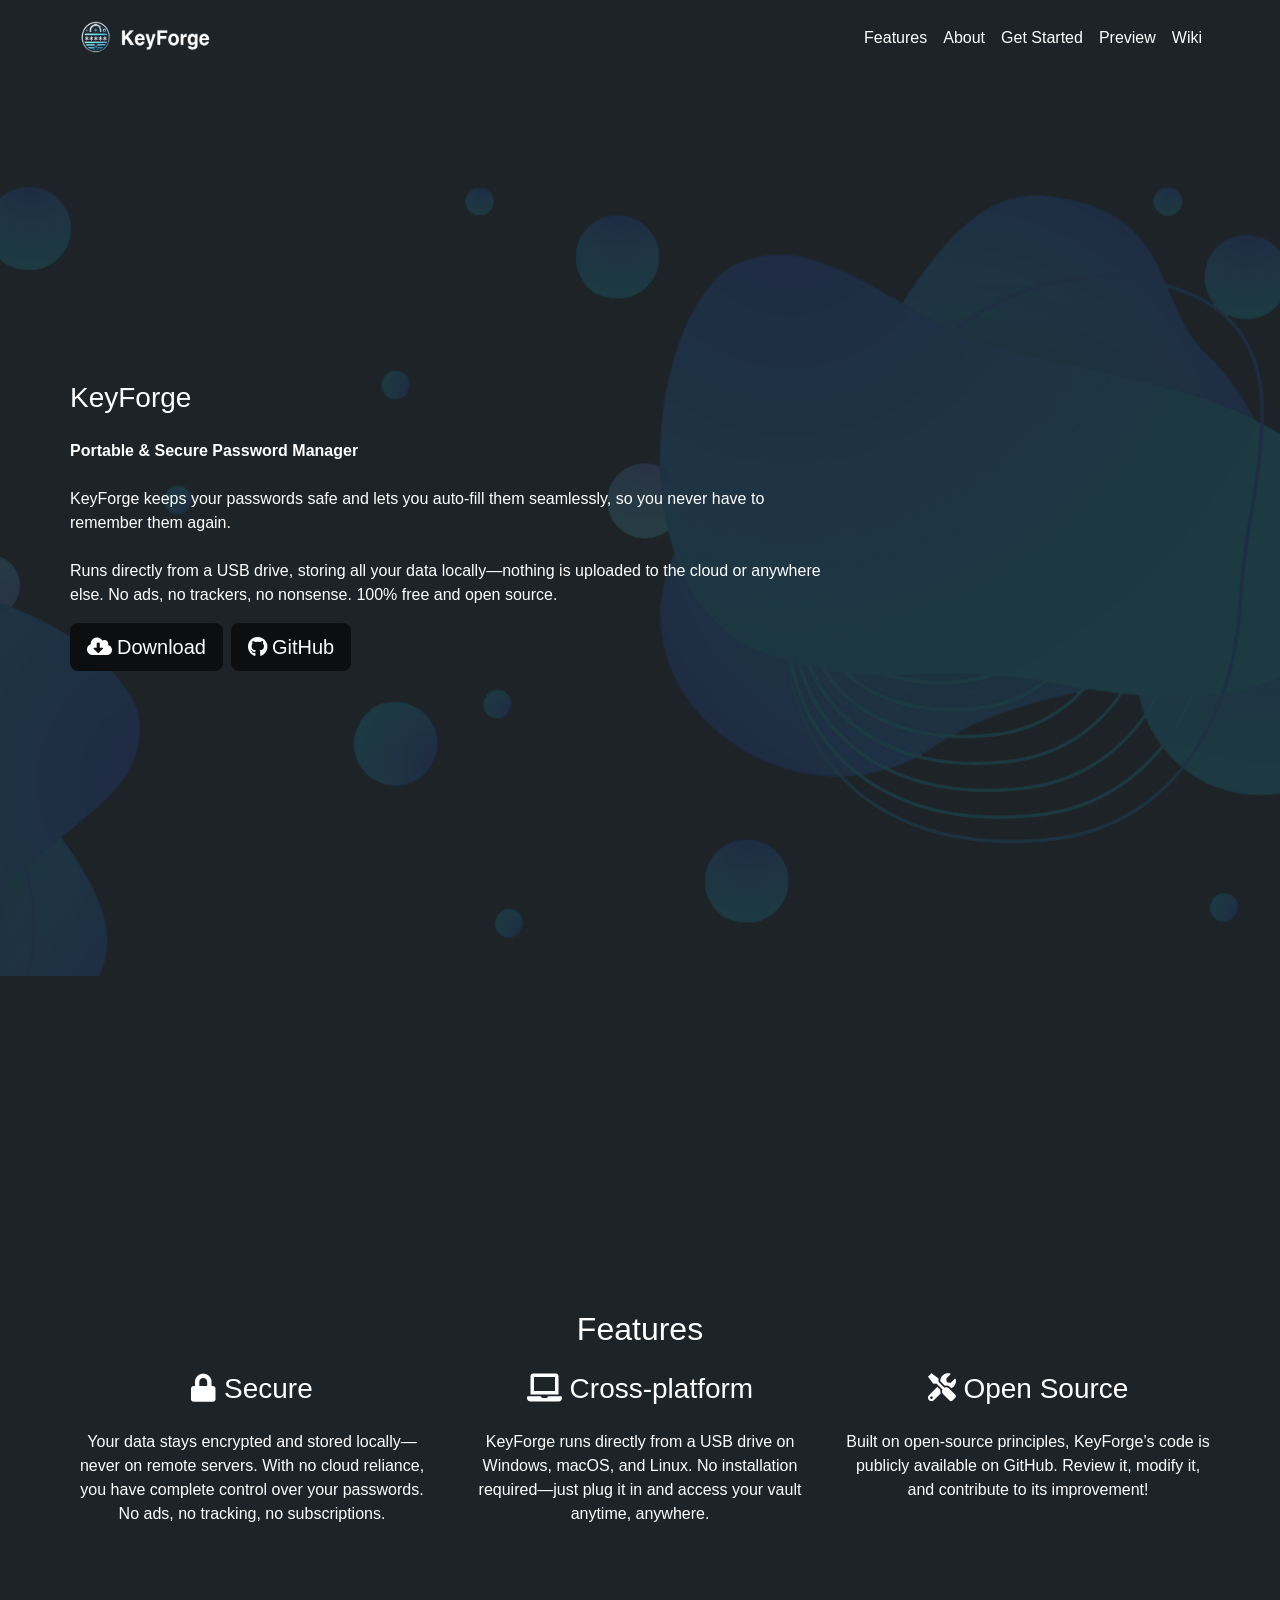
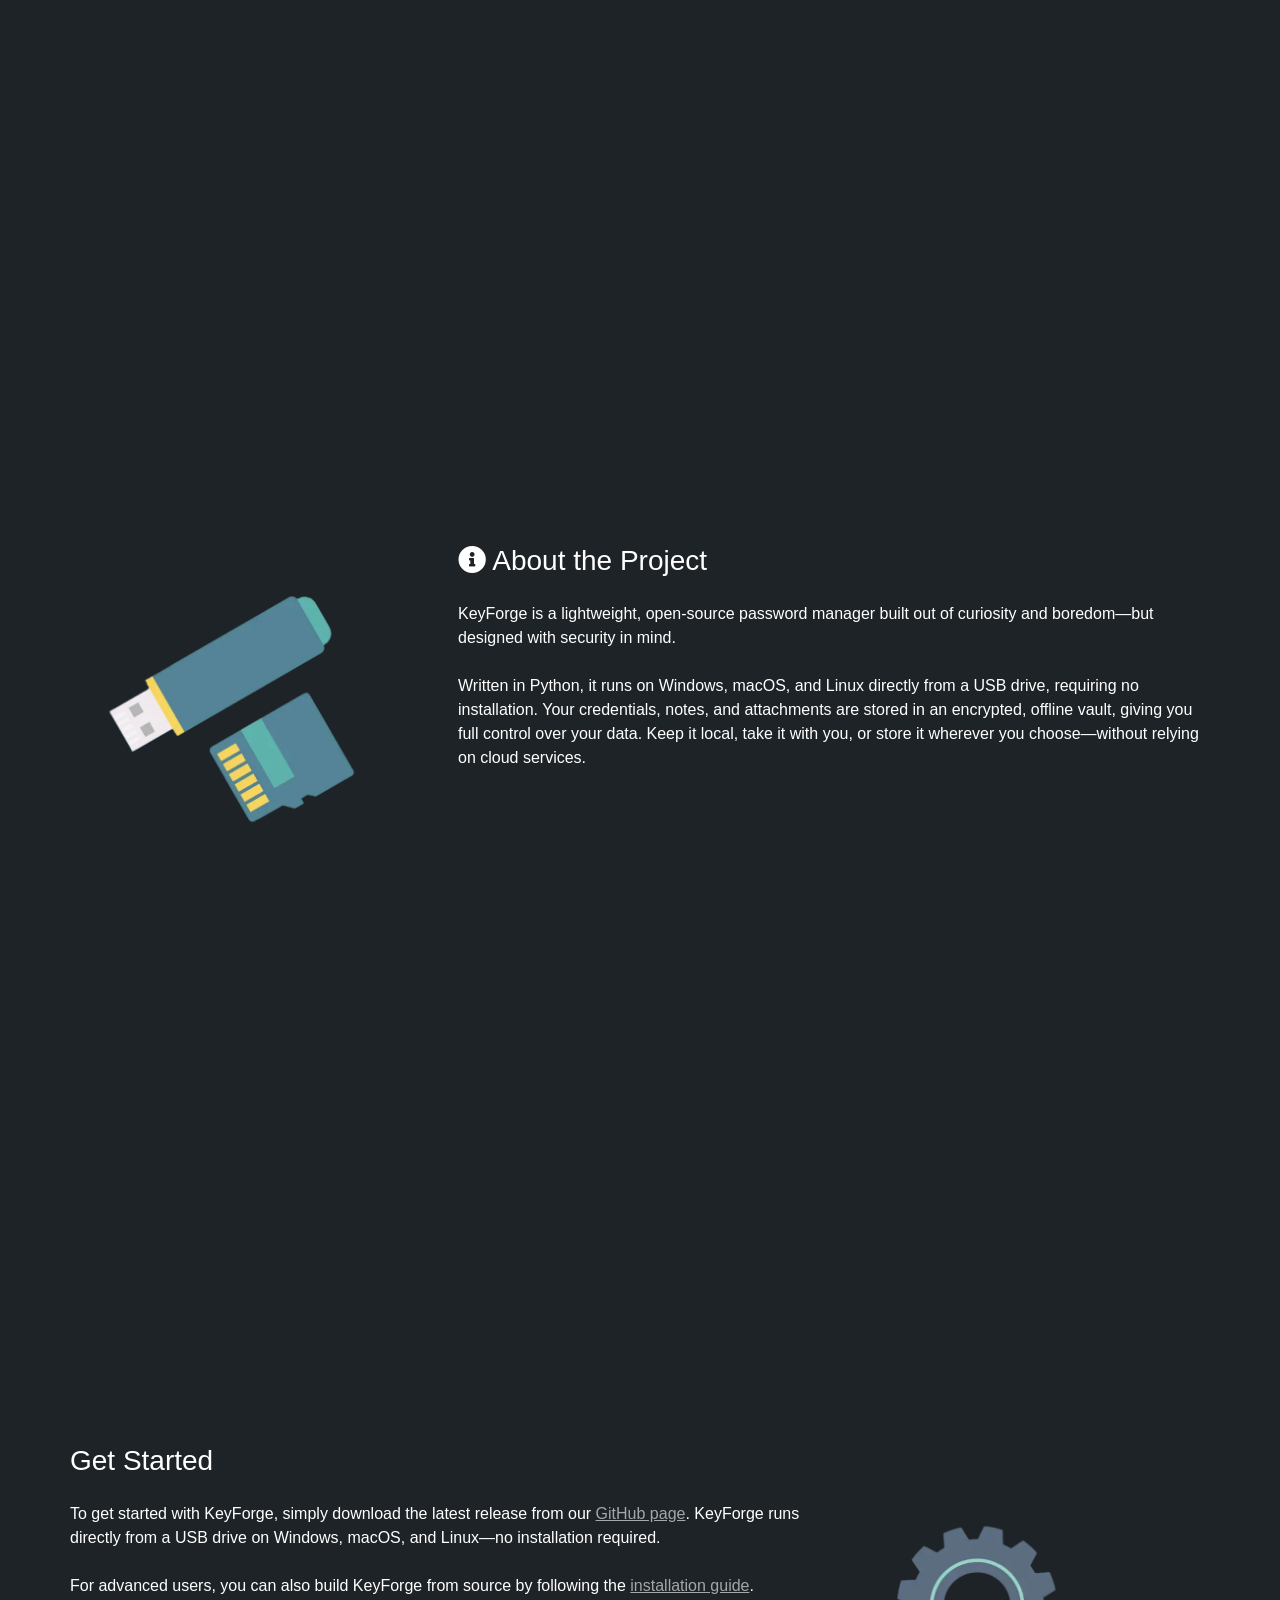
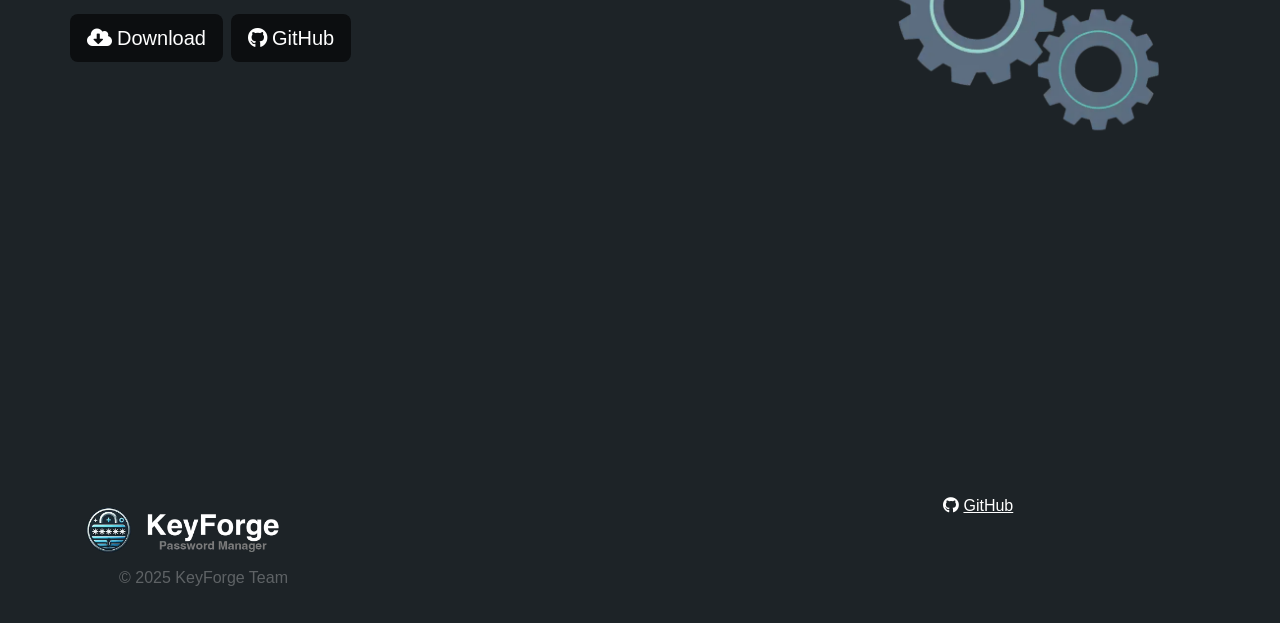
<file: index.html>
<!doctype html>
<html>
<head>
    <meta charset="utf-8">
    <meta name="keywords" content="">
    <meta name="description" content="">
    <meta name="viewport" content="width=device-width, initial-scale=1.0, viewport-fit=cover">
	<meta name="robots" content="index, follow">
    <link rel="shortcut icon" type="image/png" href="favicon.png">
    
	<link rel="stylesheet" type="text/css" href="./all.css?8407">
	
    <title>KeyForge Password Manager</title>


    
<!-- Analytics -->
 
<!-- Analytics END -->
    
</head>
<body>

<!-- Preloader -->
<div id="page-loading-blocs-notifaction" class="page-preloader"></div>
<!-- Preloader END -->


<!-- Main container -->
<div class="page-container">
    
<!-- bloc-0 -->
<div class="bloc bgc-3893 d-bloc sticky-nav" id="bloc-0">
	<div class="container bloc-sm bloc-no-padding-lg">
		<div class="row">
			<div class="col">
				<nav class="navbar navbar-light row navbar-expand-md" role="navigation">
					<div class="container-fluid ">
						<a class="navbar-brand" href="./"><picture><source type="image/webp" srcset="img/Logo%20Menu.webp"><img src="img/Logo%20Menu.png" alt="logo" width="150" height="50"></picture></a>
						<button id="nav-toggle" type="button" class="ui-navbar-toggler navbar-toggler border-0 p-0 ms-auto" aria-expanded="false" aria-label="Toggle navigation" data-bs-toggle="collapse" data-bs-target=".navbar-32225">
							<span class="navbar-toggler-icon"><svg height="32" viewBox="0 0 32 32" width="32"><path class="svg-menu-icon menu-icon-stroke" d="m2 9h28m-28 7h28m-28 7h28" auto-style-class="menu-icon-stroke" data-custom-classes=" menu-icon-stroke"></path></svg></span>
						</button>
						<div class="collapse navbar-collapse navbar-35179 navbar-32225">
								<ul class="site-navigation nav navbar-nav ms-auto ">
									<li class="nav-item">
										<a href="#bloc-3" class="nav-link a-btn ltc-3229">Features</a>
									</li>
									<li class="nav-item">
										<a href="#bloc-4" class="nav-link a-btn ltc-3229">About</a>
									</li>
									<li class="nav-item">
										<a href="#bloc-5" class="nav-link a-btn ltc-3229">Get Started</a>
									</li>
									<li class="nav-item">
										<a href="./preview/index.html" class="nav-link a-btn ltc-3229">Preview</a>
									</li>
									<li class="nav-item">
										<a href="https://github.com/SimpliAj/KeyForge/wiki" class="nav-link a-btn ltc-3229" target="_blank">Wiki</a>
									</li>
								</ul>
							</div>
					</div>
				</nav>
			</div>
		</div>
	</div>
</div>
<!-- bloc-0 END -->

<!-- bloc-1 -->
<div class="bloc bgc-3893 bg-c1bgv2 d-bloc bloc-fill-screen" id="bloc-1">
	<div class="container">
		<div class="row">
			<div class="col-sm-8 text-start">
				<h3 class="mb-4 tc-3229">
					KeyForge<br>
				</h3>
				<p class="tc-3229">
					<strong>Portable & Secure Password Manager</strong><br><br>KeyForge keeps your passwords safe and lets you auto-fill them seamlessly, so you never have to remember them again.<br><br>Runs directly from a USB drive, storing all your data locally—nothing is uploaded to the cloud or anywhere else. No ads, no trackers, no nonsense. 100% free and open source.<br>
				</p><a href="https://github.com/SimpliAj/KeyForge/releases" class="btn btn-lg btn-c-933"><span class="icon-spacer fa fa-cloud-download-alt icon-3229"></span>Download</a><a href="https://github.com/SimpliAj/KeyForge" class="btn btn-lg ms-lg-2 btn-c-933"><span class="icon-spacer fab fa-github icon-3229"></span>GitHub</a>
			</div>
			<div class="col">
			</div>
		</div>
	</div>
</div>
<!-- bloc-1 END -->

<!-- bloc-3 -->
<div class="bloc bgc-3893 d-bloc bloc-fill-screen" id="bloc-3">
	<div class="container">
		<div class="row">
			<div class="col-md-4 text-start">
				<h2 class="mb-4 tc-3229 text-lg-center text-center  d-md-none d-block">
					Features
				</h2>
				<h2 class="mb-4 d-md-block  d-none">
					<br>
				</h2>
				<h3 class="mb-4 text-lg-center tc-3229">
					<span class="icon-3229 fa fa-lock"></span>&nbsp;Secure
				</h3>
				<p class="text-lg-center tc-3229">
					Your data stays encrypted and stored locally—never on remote servers. With no cloud reliance, you have complete control over your passwords. No ads, no tracking, no subscriptions.
				</p>
			</div>
			<div class="col-md-4 text-start">
				<h2 class="mb-4 tc-3229 text-lg-center d-md-block  d-none text-md-center">
					Features
				</h2>
				<h2 class="mb-4    d-none">
					<br>
				</h2>
				<h3 class="mb-4 text-lg-center tc-3229 mb-lg-4">
					<span class="icon-3229 fa fa-laptop"></span>&nbsp;Cross-platform
				</h3>
				<p class="text-lg-center tc-3229">
					KeyForge runs directly from a USB drive on Windows, macOS, and Linux. No installation required—just plug it in and access your vault anytime, anywhere.
				</p>
			</div>
			<div class="col-md-4 text-start">
				<h2 class="mb-4">
					<br>
				</h2>
				<h3 class="mb-4 text-lg-center tc-3229">
					<span class="icon-3229 fa fa-tools"></span>&nbsp;Open Source
				</h3>
				<p class="text-lg-center tc-3229">
					Built on open-source principles, KeyForge’s code is publicly available on GitHub. Review it, modify it, and contribute to its improvement!
				</p>
			</div>
		</div>
	</div>
</div>
<!-- bloc-3 END -->

<!-- bloc-4 -->
<div class="bloc bgc-3893 d-bloc bloc-fill-screen" id="bloc-4">
	<div class="container">
		<div class="row">
			<div class="col-sm-4 col text-start">
				<picture><source type="image/webp" srcset="img/lazyload-ph.png" data-srcset="img/usb.webp"><img src="img/lazyload-ph.png" data-src="img/usb.png" class="img-fluid mx-auto d-block lazyload" alt="usb" width="364" height="364"></picture>
			</div>
			<div class="col-sm-8 col text-start">
				<h3 class="mb-4 tc-3229">
					<span class="fa fa-info-circle"></span> About the Project
				</h3>
				<p class="tc-3229">
					KeyForge is a lightweight, open-source password manager built out of curiosity and boredom—but designed with security in mind.<br><br>Written in Python, it runs on Windows, macOS, and Linux directly from a USB drive, requiring no installation. Your credentials, notes, and attachments are stored in an encrypted, offline vault, giving you full control over your data. Keep it local, take it with you, or store it wherever you choose—without relying on cloud services.<br>
				</p>
			</div>
		</div>
	</div>
</div>
<!-- bloc-4 END -->

<!-- bloc-5 -->
<div class="bloc bgc-3893 d-bloc bloc-fill-screen" id="bloc-5">
	<div class="container">
		<div class="row">
			<div class="col-sm-8 text-start">
				<h3 class="mb-4 tc-3229" id="gs">
					Get Started
				</h3>
				<p class="tc-3229">
					To get started with KeyForge, simply download the latest release from our <a href="https://github.com/SimpliAj/KeyForge/releases">GitHub page</a>. KeyForge runs directly from a USB drive on Windows, macOS, and Linux—no installation required.<br><br>For advanced users, you can also build KeyForge from source by following the <a href="https://github.com/SimpliAj/KeyForge?tab=readme-ov-file#%EF%B8%8F-installation-source">installation guide</a>.<br>
				</p><a href="https://github.com/SimpliAj/KeyForge/releases" class="btn btn-lg btn-c-933"><span class="icon-spacer fa fa-cloud-download-alt icon-3229"></span>Download</a><a href="https://github.com/SimpliAj/KeyForge" class="btn btn-lg ms-lg-2 btn-c-933"><span class="icon-spacer fab fa-github icon-3229"></span>GitHub</a>
			</div>
			<div class="col-sm-4 text-start">
				<picture><source type="image/webp" srcset="img/lazyload-ph.png" data-srcset="img/getting%20started.webp"><img src="img/lazyload-ph.png" data-src="img/getting%20started.png" class="img-fluid mx-auto d-block lazyload" alt="getting%20started" width="364" height="364"></picture>
			</div>
		</div>
	</div>
</div>
<!-- bloc-5 END -->

<!-- ScrollToTop Button -->
<button aria-label="Scroll to top button" class="bloc-button btn btn-d scrollToTop" onclick="scrollToTarget('1',this)"><svg xmlns="http://www.w3.org/2000/svg" width="22" height="22" viewBox="0 0 32 32"><path class="scroll-to-top-btn-icon" d="M30,22.656l-14-13-14,13"/></svg></button>
<!-- ScrollToTop Button END-->


<!-- bloc-6 -->
<div class="bloc bgc-3893 d-bloc" id="bloc-6">
	<div class="container bloc-lg bloc-sm-lg">
		<div class="row">
			<div class="col-md-3 col-sm-6">
				<picture><source type="image/webp" srcset="img/lazyload-ph.png" data-srcset="img/FooterLogo.webp"><img src="img/lazyload-ph.png" data-src="img/FooterLogo.png" class="img-fluid img-style float-lg-none lazyload" alt="FooterLogo" width="225" height="70"></picture><a href="#" class="a-btn a-block footer-link ltc-2521 link-style text-lg-center">© 2025 KeyForge Team</a>
			</div>
			<div class="col-md-3 col-sm-6">
				<h4 class="mg-md text-center text-sm-start">
					<br>
				</h4><a href="./" class="a-btn a-block footer-link"></a><a href="./" class="a-btn a-block footer-link"><br></a>
			</div>
			<div class="col-md-3 col-sm-6">
				<a href="./" class="a-btn a-block footer-link ltc-247 object-hidden">Privacy</a><a href="./" class="a-btn a-block footer-link ltc-7321 object-hidden">Legal Info</a>
			</div>
			<div class="col-md-3 col-sm-6">
				<h3 class="mb-4 h3-style tc-247">
					<span class="fab fa-github"></span> <a class="ltc-7321" href="https://github.com/SimpliAj/KeyForge" target="_blank">GitHub</a>
				</h3>
			</div>
		</div>
	</div>
</div>
<!-- bloc-6 END -->

</div>
<!-- Main container END -->
    


<!-- Additional JS -->
<script src="./js/all.js?1453"></script><!-- Additional JS END -->


</body>
</html>
</file>
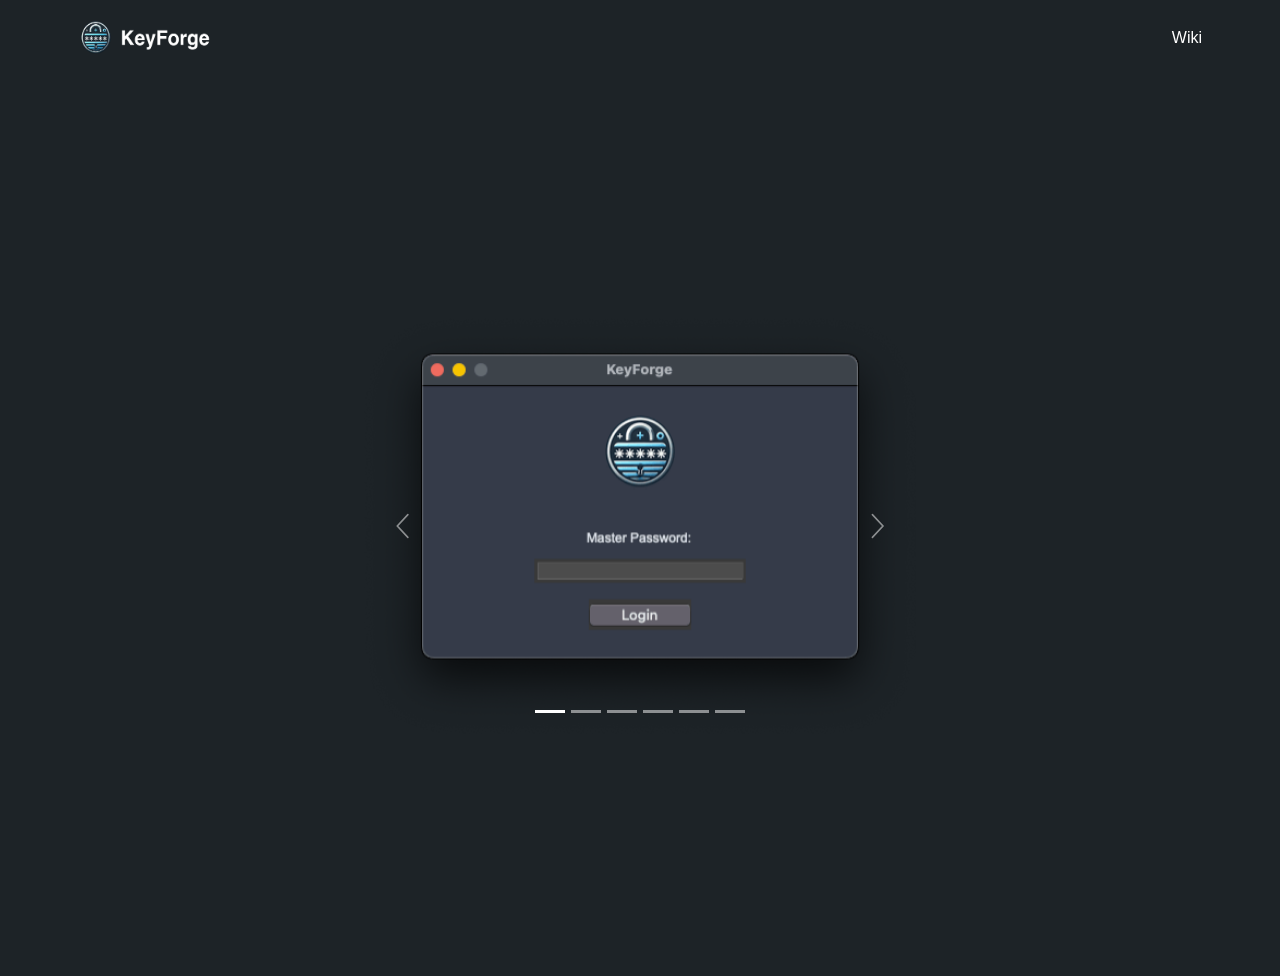
<file: preview/index.html>
<!doctype html>
<html>
<head>
    <meta charset="utf-8">
    <meta name="keywords" content="">
    <meta name="description" content="">
    <meta name="viewport" content="width=device-width, initial-scale=1.0, viewport-fit=cover">
	<meta name="robots" content="index, follow">
    <link rel="shortcut icon" type="image/png" href="../favicon.png">
    
	<link rel="stylesheet" type="text/css" href="../all.css?8407">
	
    <title>Preview - KeyForge</title>


    
<!-- Analytics -->
 
<!-- Analytics END -->
    
</head>
<body data-clean-url="true">

<!-- Preloader -->
<div id="page-loading-blocs-notifaction" class="page-preloader"></div>
<!-- Preloader END -->


<!-- Main container -->
<div class="page-container">
    
<!-- bloc-0 -->
<div class="bloc bgc-3893 d-bloc sticky-nav" id="bloc-0">
	<div class="container bloc-sm bloc-no-padding-lg">
		<div class="row">
			<div class="col">
				<nav class="navbar navbar-light row navbar-expand-md" role="navigation">
					<div class="container-fluid ">
						<a class="navbar-brand" href="../"><picture><source type="image/webp" srcset="../img/Logo%20Menu.webp"><img src="../img/Logo%20Menu.png" alt="logo" width="150" height="50"></picture></a>
						<button id="nav-toggle" type="button" class="ui-navbar-toggler navbar-toggler border-0 p-0 ms-auto" aria-expanded="false" aria-label="Toggle navigation" data-bs-toggle="collapse" data-bs-target=".navbar-32225">
							<span class="navbar-toggler-icon"><svg height="32" viewBox="0 0 32 32" width="32"><path class="svg-menu-icon menu-icon-stroke" d="m2 9h28m-28 7h28m-28 7h28" auto-style-class="menu-icon-stroke" data-custom-classes=" menu-icon-stroke"></path></svg></span>
						</button>
						<div class="collapse navbar-collapse navbar-35179 navbar-32225">
								<ul class="site-navigation nav navbar-nav ms-auto ">
									
									<li class="nav-item">
										<a href="https://github.com/SimpliAj/KeyForge/wiki" class="nav-link a-btn ltc-3229" target="_blank">Wiki</a>
									</li>
								</ul>
							</div>
					</div>
				</nav>
			</div>
		</div>
	</div>
</div>
<!-- bloc-0 END -->

<!-- bloc-5 -->
<div class="bloc bgc-3893 d-bloc bloc-fill-screen" id="bloc-5">
	<div class="container">
		<div class="row">
			<div class="col-sm-10 offset-sm-1 col-md-8 offset-md-2 col-lg-6 offset-lg-3 text-start">
				<div id="carousel-1" class="carousel slide" data-bs-ride="carousel">
					<ol class="carousel-indicators">
						<li data-bs-target="#carousel-1" data-bs-slide-to="0" class="active">
						</li>
						<li data-bs-target="#carousel-1" data-bs-slide-to="1">
						</li>
						<li data-bs-target="#carousel-1" data-bs-slide-to="2">
						</li>
						<li data-bs-target="#carousel-1" data-bs-slide-to="3">
						</li>
						<li data-bs-target="#carousel-1" data-bs-slide-to="4">
						</li>
						<li data-bs-target="#carousel-1" data-bs-slide-to="5">
						</li>
					</ol>
					<div class="carousel-inner" role="listbox">
						<div class="carousel-item active">
							<img class="d-inline-block w-100" alt="slide 1" src="../img/CleanShot%202025-03-07%20at%2012.32.28.png">
							<div class="carousel-caption">
							</div>
						</div>
						<div class="carousel-item">
							<img alt="slide 2" class="d-inline-block w-100" src="../img/CleanShot%202025-03-07%20at%2012.32.35.png">
							<div class="carousel-caption">
							</div>
						</div>
						<div class="carousel-item">
							<img class="d-inline-block w-100" alt="slide 3" src="../img/CleanShot%202025-03-07%20at%2012.32.38.png">
							<div class="carousel-caption">
							</div>
						</div>
						<div class="carousel-item">
							<img class="d-inline-block w-100" alt="CleanShot%202025 03 07%20at%2012.32.45" src="../img/CleanShot%202025-03-07%20at%2012.32.45.png">
							<div class="carousel-caption ">
							</div>
						</div>
						<div class="carousel-item">
							<img class="d-inline-block w-100" alt="CleanShot%202025 03 07%20at%2012.32.50" src="../img/CleanShot%202025-03-07%20at%2012.32.50.png">
							<div class="carousel-caption ">
							</div>
						</div>
						<div class="carousel-item">
							<img class="d-inline-block w-100" alt="CleanShot%202025 03 07%20at%2012.32.53" src="../img/CleanShot%202025-03-07%20at%2012.32.53.png">
							<div class="carousel-caption">
							</div>
						</div>
					</div><a class="carousel-nav-controls carousel-control-prev" href="#carousel-1" role="button" data-bs-slide="prev"><svg width="26" height="26" viewBox="0 0 32 32"><path class="carousel-nav-icon carousel-prev-icon" d="M22,2L9,16,22,30"></path></svg><span class="visually-hidden">Previous</span></a><a class="carousel-nav-controls carousel-control-next" href="#carousel-1" role="button" data-bs-slide="next"><svg width="26" height="26" viewBox="0 0 32 32"><path class="carousel-nav-icon carousel-next-icon" d="M10.344,2l13,14-13,14"></path></svg><span class="visually-hidden">Next</span></a>
				</div>
			</div>
		</div>
	</div>
</div>
<!-- bloc-5 END -->

<!-- ScrollToTop Button -->
<button aria-label="Scroll to top button" class="bloc-button btn btn-d scrollToTop" onclick="scrollToTarget('1',this)"><svg xmlns="http://www.w3.org/2000/svg" width="22" height="22" viewBox="0 0 32 32"><path class="scroll-to-top-btn-icon" d="M30,22.656l-14-13-14,13"/></svg></button>
<!-- ScrollToTop Button END-->




</div>
<!-- Main container END -->
    


<!-- Additional JS -->
<script src="../js/all.js?1453"></script><!-- Additional JS END -->


</body>
</html>
</file>
<file: all.css>
@charset "UTF-8";/*!
 * Bootstrap  v5.3.3 (https://getbootstrap.com/)
 * Copyright 2011-2024 The Bootstrap Authors
 * Licensed under MIT (https://github.com/twbs/bootstrap/blob/main/LICENSE)
 */:root,[data-bs-theme=light]{--bs-blue:#0d6efd;--bs-indigo:#6610f2;--bs-purple:#6f42c1;--bs-pink:#d63384;--bs-red:#dc3545;--bs-orange:#fd7e14;--bs-yellow:#ffc107;--bs-green:#198754;--bs-teal:#20c997;--bs-cyan:#0dcaf0;--bs-black:#000;--bs-white:#fff;--bs-gray:#6c757d;--bs-gray-dark:#343a40;--bs-gray-100:#f8f9fa;--bs-gray-200:#e9ecef;--bs-gray-300:#dee2e6;--bs-gray-400:#ced4da;--bs-gray-500:#adb5bd;--bs-gray-600:#6c757d;--bs-gray-700:#495057;--bs-gray-800:#343a40;--bs-gray-900:#212529;--bs-primary:#0d6efd;--bs-secondary:#6c757d;--bs-success:#198754;--bs-info:#0dcaf0;--bs-warning:#ffc107;--bs-danger:#dc3545;--bs-light:#f8f9fa;--bs-dark:#212529;--bs-primary-rgb:13,110,253;--bs-secondary-rgb:108,117,125;--bs-success-rgb:25,135,84;--bs-info-rgb:13,202,240;--bs-warning-rgb:255,193,7;--bs-danger-rgb:220,53,69;--bs-light-rgb:248,249,250;--bs-dark-rgb:33,37,41;--bs-primary-text-emphasis:#052c65;--bs-secondary-text-emphasis:#2b2f32;--bs-success-text-emphasis:#0a3622;--bs-info-text-emphasis:#055160;--bs-warning-text-emphasis:#664d03;--bs-danger-text-emphasis:#58151c;--bs-light-text-emphasis:#495057;--bs-dark-text-emphasis:#495057;--bs-primary-bg-subtle:#cfe2ff;--bs-secondary-bg-subtle:#e2e3e5;--bs-success-bg-subtle:#d1e7dd;--bs-info-bg-subtle:#cff4fc;--bs-warning-bg-subtle:#fff3cd;--bs-danger-bg-subtle:#f8d7da;--bs-light-bg-subtle:#fcfcfd;--bs-dark-bg-subtle:#ced4da;--bs-primary-border-subtle:#9ec5fe;--bs-secondary-border-subtle:#c4c8cb;--bs-success-border-subtle:#a3cfbb;--bs-info-border-subtle:#9eeaf9;--bs-warning-border-subtle:#ffe69c;--bs-danger-border-subtle:#f1aeb5;--bs-light-border-subtle:#e9ecef;--bs-dark-border-subtle:#adb5bd;--bs-white-rgb:255,255,255;--bs-black-rgb:0,0,0;--bs-font-sans-serif:system-ui,-apple-system,"Segoe UI",Roboto,"Helvetica Neue","Noto Sans","Liberation Sans",Arial,sans-serif,"Apple Color Emoji","Segoe UI Emoji","Segoe UI Symbol","Noto Color Emoji";--bs-font-monospace:SFMono-Regular,Menlo,Monaco,Consolas,"Liberation Mono","Courier New",monospace;--bs-gradient:linear-gradient(180deg, rgba(255, 255, 255, 0.15), rgba(255, 255, 255, 0));--bs-body-font-family:var(--bs-font-sans-serif);--bs-body-font-size:1rem;--bs-body-font-weight:400;--bs-body-line-height:1.5;--bs-body-color:#212529;--bs-body-color-rgb:33,37,41;--bs-body-bg:#fff;--bs-body-bg-rgb:255,255,255;--bs-emphasis-color:#000;--bs-emphasis-color-rgb:0,0,0;--bs-secondary-color:rgba(33, 37, 41, 0.75);--bs-secondary-color-rgb:33,37,41;--bs-secondary-bg:#e9ecef;--bs-secondary-bg-rgb:233,236,239;--bs-tertiary-color:rgba(33, 37, 41, 0.5);--bs-tertiary-color-rgb:33,37,41;--bs-tertiary-bg:#f8f9fa;--bs-tertiary-bg-rgb:248,249,250;--bs-heading-color:inherit;--bs-link-color:#0d6efd;--bs-link-color-rgb:13,110,253;--bs-link-decoration:underline;--bs-link-hover-color:#0a58ca;--bs-link-hover-color-rgb:10,88,202;--bs-code-color:#d63384;--bs-highlight-color:#212529;--bs-highlight-bg:#fff3cd;--bs-border-width:1px;--bs-border-style:solid;--bs-border-color:#dee2e6;--bs-border-color-translucent:rgba(0, 0, 0, 0.175);--bs-border-radius:0.375rem;--bs-border-radius-sm:0.25rem;--bs-border-radius-lg:0.5rem;--bs-border-radius-xl:1rem;--bs-border-radius-xxl:2rem;--bs-border-radius-2xl:var(--bs-border-radius-xxl);--bs-border-radius-pill:50rem;--bs-box-shadow:0 0.5rem 1rem rgba(0, 0, 0, 0.15);--bs-box-shadow-sm:0 0.125rem 0.25rem rgba(0, 0, 0, 0.075);--bs-box-shadow-lg:0 1rem 3rem rgba(0, 0, 0, 0.175);--bs-box-shadow-inset:inset 0 1px 2px rgba(0, 0, 0, 0.075);--bs-focus-ring-width:0.25rem;--bs-focus-ring-opacity:0.25;--bs-focus-ring-color:rgba(13, 110, 253, 0.25);--bs-form-valid-color:#198754;--bs-form-valid-border-color:#198754;--bs-form-invalid-color:#dc3545;--bs-form-invalid-border-color:#dc3545}[data-bs-theme=dark]{color-scheme:dark;--bs-body-color:#dee2e6;--bs-body-color-rgb:222,226,230;--bs-body-bg:#212529;--bs-body-bg-rgb:33,37,41;--bs-emphasis-color:#fff;--bs-emphasis-color-rgb:255,255,255;--bs-secondary-color:rgba(222, 226, 230, 0.75);--bs-secondary-color-rgb:222,226,230;--bs-secondary-bg:#343a40;--bs-secondary-bg-rgb:52,58,64;--bs-tertiary-color:rgba(222, 226, 230, 0.5);--bs-tertiary-color-rgb:222,226,230;--bs-tertiary-bg:#2b3035;--bs-tertiary-bg-rgb:43,48,53;--bs-primary-text-emphasis:#6ea8fe;--bs-secondary-text-emphasis:#a7acb1;--bs-success-text-emphasis:#75b798;--bs-info-text-emphasis:#6edff6;--bs-warning-text-emphasis:#ffda6a;--bs-danger-text-emphasis:#ea868f;--bs-light-text-emphasis:#f8f9fa;--bs-dark-text-emphasis:#dee2e6;--bs-primary-bg-subtle:#031633;--bs-secondary-bg-subtle:#161719;--bs-success-bg-subtle:#051b11;--bs-info-bg-subtle:#032830;--bs-warning-bg-subtle:#332701;--bs-danger-bg-subtle:#2c0b0e;--bs-light-bg-subtle:#343a40;--bs-dark-bg-subtle:#1a1d20;--bs-primary-border-subtle:#084298;--bs-secondary-border-subtle:#41464b;--bs-success-border-subtle:#0f5132;--bs-info-border-subtle:#087990;--bs-warning-border-subtle:#997404;--bs-danger-border-subtle:#842029;--bs-light-border-subtle:#495057;--bs-dark-border-subtle:#343a40;--bs-heading-color:inherit;--bs-link-color:#6ea8fe;--bs-link-hover-color:#8bb9fe;--bs-link-color-rgb:110,168,254;--bs-link-hover-color-rgb:139,185,254;--bs-code-color:#e685b5;--bs-highlight-color:#dee2e6;--bs-highlight-bg:#664d03;--bs-border-color:#495057;--bs-border-color-translucent:rgba(255, 255, 255, 0.15);--bs-form-valid-color:#75b798;--bs-form-valid-border-color:#75b798;--bs-form-invalid-color:#ea868f;--bs-form-invalid-border-color:#ea868f}*,::after,::before{box-sizing:border-box}@media (prefers-reduced-motion:no-preference){:root{scroll-behavior:smooth}}body{margin:0;font-family:var(--bs-body-font-family);font-size:var(--bs-body-font-size);font-weight:var(--bs-body-font-weight);line-height:var(--bs-body-line-height);color:var(--bs-body-color);text-align:var(--bs-body-text-align);background-color:var(--bs-body-bg);-webkit-text-size-adjust:100%;-webkit-tap-highlight-color:transparent}hr{margin:1rem 0;color:inherit;border:0;border-top:var(--bs-border-width) solid;opacity:.25}.h1,.h2,.h3,.h4,.h5,.h6,h1,h2,h3,h4,h5,h6{margin-top:0;margin-bottom:.5rem;font-weight:500;line-height:1.2;color:var(--bs-heading-color)}.h1,h1{font-size:calc(1.375rem + 1.5vw)}@media (min-width:1200px){.h1,h1{font-size:2.5rem}}.h2,h2{font-size:calc(1.325rem + .9vw)}@media (min-width:1200px){.h2,h2{font-size:2rem}}.h3,h3{font-size:calc(1.3rem + .6vw)}@media (min-width:1200px){.h3,h3{font-size:1.75rem}}.h4,h4{font-size:calc(1.275rem + .3vw)}@media (min-width:1200px){.h4,h4{font-size:1.5rem}}.h5,h5{font-size:1.25rem}.h6,h6{font-size:1rem}p{margin-top:0;margin-bottom:1rem}abbr[title]{-webkit-text-decoration:underline dotted;text-decoration:underline dotted;cursor:help;-webkit-text-decoration-skip-ink:none;text-decoration-skip-ink:none}address{margin-bottom:1rem;font-style:normal;line-height:inherit}ol,ul{padding-left:2rem}dl,ol,ul{margin-top:0;margin-bottom:1rem}ol ol,ol ul,ul ol,ul ul{margin-bottom:0}dt{font-weight:700}dd{margin-bottom:.5rem;margin-left:0}blockquote{margin:0 0 1rem}b,strong{font-weight:bolder}.small,small{font-size:.875em}.mark,mark{padding:.1875em;color:var(--bs-highlight-color);background-color:var(--bs-highlight-bg)}sub,sup{position:relative;font-size:.75em;line-height:0;vertical-align:baseline}sub{bottom:-.25em}sup{top:-.5em}a{color:rgba(var(--bs-link-color-rgb),var(--bs-link-opacity,1));text-decoration:underline}a:hover{--bs-link-color-rgb:var(--bs-link-hover-color-rgb)}a:not([href]):not([class]),a:not([href]):not([class]):hover{color:inherit;text-decoration:none}code,kbd,pre,samp{font-family:var(--bs-font-monospace);font-size:1em}pre{display:block;margin-top:0;margin-bottom:1rem;overflow:auto;font-size:.875em}pre code{font-size:inherit;color:inherit;word-break:normal}code{font-size:.875em;color:var(--bs-code-color);word-wrap:break-word}a>code{color:inherit}kbd{padding:.1875rem .375rem;font-size:.875em;color:var(--bs-body-bg);background-color:var(--bs-body-color);border-radius:.25rem}kbd kbd{padding:0;font-size:1em}figure{margin:0 0 1rem}img,svg{vertical-align:middle}table{caption-side:bottom;border-collapse:collapse}caption{padding-top:.5rem;padding-bottom:.5rem;color:var(--bs-secondary-color);text-align:left}th{text-align:inherit;text-align:-webkit-match-parent}tbody,td,tfoot,th,thead,tr{border-color:inherit;border-style:solid;border-width:0}label{display:inline-block}button{border-radius:0}button:focus:not(:focus-visible){outline:0}button,input,optgroup,select,textarea{margin:0;font-family:inherit;font-size:inherit;line-height:inherit}button,select{text-transform:none}[role=button]{cursor:pointer}select{word-wrap:normal}select:disabled{opacity:1}[list]:not([type=date]):not([type=datetime-local]):not([type=month]):not([type=week]):not([type=time])::-webkit-calendar-picker-indicator{display:none!important}[type=button],[type=reset],[type=submit],button{-webkit-appearance:button}[type=button]:not(:disabled),[type=reset]:not(:disabled),[type=submit]:not(:disabled),button:not(:disabled){cursor:pointer}::-moz-focus-inner{padding:0;border-style:none}textarea{resize:vertical}fieldset{min-width:0;padding:0;margin:0;border:0}legend{float:left;width:100%;padding:0;margin-bottom:.5rem;font-size:calc(1.275rem + .3vw);line-height:inherit}@media (min-width:1200px){legend{font-size:1.5rem}}legend+*{clear:left}::-webkit-datetime-edit-day-field,::-webkit-datetime-edit-fields-wrapper,::-webkit-datetime-edit-hour-field,::-webkit-datetime-edit-minute,::-webkit-datetime-edit-month-field,::-webkit-datetime-edit-text,::-webkit-datetime-edit-year-field{padding:0}::-webkit-inner-spin-button{height:auto}[type=search]{-webkit-appearance:textfield;outline-offset:-2px}::-webkit-search-decoration{-webkit-appearance:none}::-webkit-color-swatch-wrapper{padding:0}::-webkit-file-upload-button{font:inherit;-webkit-appearance:button}::file-selector-button{font:inherit;-webkit-appearance:button}output{display:inline-block}iframe{border:0}summary{display:list-item;cursor:pointer}progress{vertical-align:baseline}[hidden]{display:none!important}.lead{font-size:1.25rem;font-weight:300}.display-1{font-size:calc(1.625rem + 4.5vw);font-weight:300;line-height:1.2}@media (min-width:1200px){.display-1{font-size:5rem}}.display-2{font-size:calc(1.575rem + 3.9vw);font-weight:300;line-height:1.2}@media (min-width:1200px){.display-2{font-size:4.5rem}}.display-3{font-size:calc(1.525rem + 3.3vw);font-weight:300;line-height:1.2}@media (min-width:1200px){.display-3{font-size:4rem}}.display-4{font-size:calc(1.475rem + 2.7vw);font-weight:300;line-height:1.2}@media (min-width:1200px){.display-4{font-size:3.5rem}}.display-5{font-size:calc(1.425rem + 2.1vw);font-weight:300;line-height:1.2}@media (min-width:1200px){.display-5{font-size:3rem}}.display-6{font-size:calc(1.375rem + 1.5vw);font-weight:300;line-height:1.2}@media (min-width:1200px){.display-6{font-size:2.5rem}}.list-unstyled{padding-left:0;list-style:none}.list-inline{padding-left:0;list-style:none}.list-inline-item{display:inline-block}.list-inline-item:not(:last-child){margin-right:.5rem}.initialism{font-size:.875em;text-transform:uppercase}.blockquote{margin-bottom:1rem;font-size:1.25rem}.blockquote>:last-child{margin-bottom:0}.blockquote-footer{margin-top:-1rem;margin-bottom:1rem;font-size:.875em;color:#6c757d}.blockquote-footer::before{content:"— "}.img-fluid{max-width:100%;height:auto}.img-thumbnail{padding:.25rem;background-color:var(--bs-body-bg);border:var(--bs-border-width) solid var(--bs-border-color);border-radius:var(--bs-border-radius);max-width:100%;height:auto}.figure{display:inline-block}.figure-img{margin-bottom:.5rem;line-height:1}.figure-caption{font-size:.875em;color:var(--bs-secondary-color)}.container,.container-fluid,.container-lg,.container-md,.container-sm,.container-xl,.container-xxl{--bs-gutter-x:1.5rem;--bs-gutter-y:0;width:100%;padding-right:calc(var(--bs-gutter-x) * .5);padding-left:calc(var(--bs-gutter-x) * .5);margin-right:auto;margin-left:auto}@media (min-width:576px){.container,.container-sm{max-width:540px}}@media (min-width:768px){.container,.container-md,.container-sm{max-width:720px}}@media (min-width:992px){.container,.container-lg,.container-md,.container-sm{max-width:960px}}@media (min-width:1200px){.container,.container-lg,.container-md,.container-sm,.container-xl{max-width:1140px}}@media (min-width:1400px){.container,.container-lg,.container-md,.container-sm,.container-xl,.container-xxl{max-width:1320px}}:root{--bs-breakpoint-xs:0;--bs-breakpoint-sm:576px;--bs-breakpoint-md:768px;--bs-breakpoint-lg:992px;--bs-breakpoint-xl:1200px;--bs-breakpoint-xxl:1400px}.row{--bs-gutter-x:1.5rem;--bs-gutter-y:0;display:flex;flex-wrap:wrap;margin-top:calc(-1 * var(--bs-gutter-y));margin-right:calc(-.5 * var(--bs-gutter-x));margin-left:calc(-.5 * var(--bs-gutter-x))}.row>*{flex-shrink:0;width:100%;max-width:100%;padding-right:calc(var(--bs-gutter-x) * .5);padding-left:calc(var(--bs-gutter-x) * .5);margin-top:var(--bs-gutter-y)}.col{flex:1 0 0%}.row-cols-auto>*{flex:0 0 auto;width:auto}.row-cols-1>*{flex:0 0 auto;width:100%}.row-cols-2>*{flex:0 0 auto;width:50%}.row-cols-3>*{flex:0 0 auto;width:33.33333333%}.row-cols-4>*{flex:0 0 auto;width:25%}.row-cols-5>*{flex:0 0 auto;width:20%}.row-cols-6>*{flex:0 0 auto;width:16.66666667%}.col-auto{flex:0 0 auto;width:auto}.col-1{flex:0 0 auto;width:8.33333333%}.col-2{flex:0 0 auto;width:16.66666667%}.col-3{flex:0 0 auto;width:25%}.col-4{flex:0 0 auto;width:33.33333333%}.col-5{flex:0 0 auto;width:41.66666667%}.col-6{flex:0 0 auto;width:50%}.col-7{flex:0 0 auto;width:58.33333333%}.col-8{flex:0 0 auto;width:66.66666667%}.col-9{flex:0 0 auto;width:75%}.col-10{flex:0 0 auto;width:83.33333333%}.col-11{flex:0 0 auto;width:91.66666667%}.col-12{flex:0 0 auto;width:100%}.offset-1{margin-left:8.33333333%}.offset-2{margin-left:16.66666667%}.offset-3{margin-left:25%}.offset-4{margin-left:33.33333333%}.offset-5{margin-left:41.66666667%}.offset-6{margin-left:50%}.offset-7{margin-left:58.33333333%}.offset-8{margin-left:66.66666667%}.offset-9{margin-left:75%}.offset-10{margin-left:83.33333333%}.offset-11{margin-left:91.66666667%}.g-0,.gx-0{--bs-gutter-x:0}.g-0,.gy-0{--bs-gutter-y:0}.g-1,.gx-1{--bs-gutter-x:0.25rem}.g-1,.gy-1{--bs-gutter-y:0.25rem}.g-2,.gx-2{--bs-gutter-x:0.5rem}.g-2,.gy-2{--bs-gutter-y:0.5rem}.g-3,.gx-3{--bs-gutter-x:1rem}.g-3,.gy-3{--bs-gutter-y:1rem}.g-4,.gx-4{--bs-gutter-x:1.5rem}.g-4,.gy-4{--bs-gutter-y:1.5rem}.g-5,.gx-5{--bs-gutter-x:3rem}.g-5,.gy-5{--bs-gutter-y:3rem}@media (min-width:576px){.col-sm{flex:1 0 0%}.row-cols-sm-auto>*{flex:0 0 auto;width:auto}.row-cols-sm-1>*{flex:0 0 auto;width:100%}.row-cols-sm-2>*{flex:0 0 auto;width:50%}.row-cols-sm-3>*{flex:0 0 auto;width:33.33333333%}.row-cols-sm-4>*{flex:0 0 auto;width:25%}.row-cols-sm-5>*{flex:0 0 auto;width:20%}.row-cols-sm-6>*{flex:0 0 auto;width:16.66666667%}.col-sm-auto{flex:0 0 auto;width:auto}.col-sm-1{flex:0 0 auto;width:8.33333333%}.col-sm-2{flex:0 0 auto;width:16.66666667%}.col-sm-3{flex:0 0 auto;width:25%}.col-sm-4{flex:0 0 auto;width:33.33333333%}.col-sm-5{flex:0 0 auto;width:41.66666667%}.col-sm-6{flex:0 0 auto;width:50%}.col-sm-7{flex:0 0 auto;width:58.33333333%}.col-sm-8{flex:0 0 auto;width:66.66666667%}.col-sm-9{flex:0 0 auto;width:75%}.col-sm-10{flex:0 0 auto;width:83.33333333%}.col-sm-11{flex:0 0 auto;width:91.66666667%}.col-sm-12{flex:0 0 auto;width:100%}.offset-sm-0{margin-left:0}.offset-sm-1{margin-left:8.33333333%}.offset-sm-2{margin-left:16.66666667%}.offset-sm-3{margin-left:25%}.offset-sm-4{margin-left:33.33333333%}.offset-sm-5{margin-left:41.66666667%}.offset-sm-6{margin-left:50%}.offset-sm-7{margin-left:58.33333333%}.offset-sm-8{margin-left:66.66666667%}.offset-sm-9{margin-left:75%}.offset-sm-10{margin-left:83.33333333%}.offset-sm-11{margin-left:91.66666667%}.g-sm-0,.gx-sm-0{--bs-gutter-x:0}.g-sm-0,.gy-sm-0{--bs-gutter-y:0}.g-sm-1,.gx-sm-1{--bs-gutter-x:0.25rem}.g-sm-1,.gy-sm-1{--bs-gutter-y:0.25rem}.g-sm-2,.gx-sm-2{--bs-gutter-x:0.5rem}.g-sm-2,.gy-sm-2{--bs-gutter-y:0.5rem}.g-sm-3,.gx-sm-3{--bs-gutter-x:1rem}.g-sm-3,.gy-sm-3{--bs-gutter-y:1rem}.g-sm-4,.gx-sm-4{--bs-gutter-x:1.5rem}.g-sm-4,.gy-sm-4{--bs-gutter-y:1.5rem}.g-sm-5,.gx-sm-5{--bs-gutter-x:3rem}.g-sm-5,.gy-sm-5{--bs-gutter-y:3rem}}@media (min-width:768px){.col-md{flex:1 0 0%}.row-cols-md-auto>*{flex:0 0 auto;width:auto}.row-cols-md-1>*{flex:0 0 auto;width:100%}.row-cols-md-2>*{flex:0 0 auto;width:50%}.row-cols-md-3>*{flex:0 0 auto;width:33.33333333%}.row-cols-md-4>*{flex:0 0 auto;width:25%}.row-cols-md-5>*{flex:0 0 auto;width:20%}.row-cols-md-6>*{flex:0 0 auto;width:16.66666667%}.col-md-auto{flex:0 0 auto;width:auto}.col-md-1{flex:0 0 auto;width:8.33333333%}.col-md-2{flex:0 0 auto;width:16.66666667%}.col-md-3{flex:0 0 auto;width:25%}.col-md-4{flex:0 0 auto;width:33.33333333%}.col-md-5{flex:0 0 auto;width:41.66666667%}.col-md-6{flex:0 0 auto;width:50%}.col-md-7{flex:0 0 auto;width:58.33333333%}.col-md-8{flex:0 0 auto;width:66.66666667%}.col-md-9{flex:0 0 auto;width:75%}.col-md-10{flex:0 0 auto;width:83.33333333%}.col-md-11{flex:0 0 auto;width:91.66666667%}.col-md-12{flex:0 0 auto;width:100%}.offset-md-0{margin-left:0}.offset-md-1{margin-left:8.33333333%}.offset-md-2{margin-left:16.66666667%}.offset-md-3{margin-left:25%}.offset-md-4{margin-left:33.33333333%}.offset-md-5{margin-left:41.66666667%}.offset-md-6{margin-left:50%}.offset-md-7{margin-left:58.33333333%}.offset-md-8{margin-left:66.66666667%}.offset-md-9{margin-left:75%}.offset-md-10{margin-left:83.33333333%}.offset-md-11{margin-left:91.66666667%}.g-md-0,.gx-md-0{--bs-gutter-x:0}.g-md-0,.gy-md-0{--bs-gutter-y:0}.g-md-1,.gx-md-1{--bs-gutter-x:0.25rem}.g-md-1,.gy-md-1{--bs-gutter-y:0.25rem}.g-md-2,.gx-md-2{--bs-gutter-x:0.5rem}.g-md-2,.gy-md-2{--bs-gutter-y:0.5rem}.g-md-3,.gx-md-3{--bs-gutter-x:1rem}.g-md-3,.gy-md-3{--bs-gutter-y:1rem}.g-md-4,.gx-md-4{--bs-gutter-x:1.5rem}.g-md-4,.gy-md-4{--bs-gutter-y:1.5rem}.g-md-5,.gx-md-5{--bs-gutter-x:3rem}.g-md-5,.gy-md-5{--bs-gutter-y:3rem}}@media (min-width:992px){.col-lg{flex:1 0 0%}.row-cols-lg-auto>*{flex:0 0 auto;width:auto}.row-cols-lg-1>*{flex:0 0 auto;width:100%}.row-cols-lg-2>*{flex:0 0 auto;width:50%}.row-cols-lg-3>*{flex:0 0 auto;width:33.33333333%}.row-cols-lg-4>*{flex:0 0 auto;width:25%}.row-cols-lg-5>*{flex:0 0 auto;width:20%}.row-cols-lg-6>*{flex:0 0 auto;width:16.66666667%}.col-lg-auto{flex:0 0 auto;width:auto}.col-lg-1{flex:0 0 auto;width:8.33333333%}.col-lg-2{flex:0 0 auto;width:16.66666667%}.col-lg-3{flex:0 0 auto;width:25%}.col-lg-4{flex:0 0 auto;width:33.33333333%}.col-lg-5{flex:0 0 auto;width:41.66666667%}.col-lg-6{flex:0 0 auto;width:50%}.col-lg-7{flex:0 0 auto;width:58.33333333%}.col-lg-8{flex:0 0 auto;width:66.66666667%}.col-lg-9{flex:0 0 auto;width:75%}.col-lg-10{flex:0 0 auto;width:83.33333333%}.col-lg-11{flex:0 0 auto;width:91.66666667%}.col-lg-12{flex:0 0 auto;width:100%}.offset-lg-0{margin-left:0}.offset-lg-1{margin-left:8.33333333%}.offset-lg-2{margin-left:16.66666667%}.offset-lg-3{margin-left:25%}.offset-lg-4{margin-left:33.33333333%}.offset-lg-5{margin-left:41.66666667%}.offset-lg-6{margin-left:50%}.offset-lg-7{margin-left:58.33333333%}.offset-lg-8{margin-left:66.66666667%}.offset-lg-9{margin-left:75%}.offset-lg-10{margin-left:83.33333333%}.offset-lg-11{margin-left:91.66666667%}.g-lg-0,.gx-lg-0{--bs-gutter-x:0}.g-lg-0,.gy-lg-0{--bs-gutter-y:0}.g-lg-1,.gx-lg-1{--bs-gutter-x:0.25rem}.g-lg-1,.gy-lg-1{--bs-gutter-y:0.25rem}.g-lg-2,.gx-lg-2{--bs-gutter-x:0.5rem}.g-lg-2,.gy-lg-2{--bs-gutter-y:0.5rem}.g-lg-3,.gx-lg-3{--bs-gutter-x:1rem}.g-lg-3,.gy-lg-3{--bs-gutter-y:1rem}.g-lg-4,.gx-lg-4{--bs-gutter-x:1.5rem}.g-lg-4,.gy-lg-4{--bs-gutter-y:1.5rem}.g-lg-5,.gx-lg-5{--bs-gutter-x:3rem}.g-lg-5,.gy-lg-5{--bs-gutter-y:3rem}}@media (min-width:1200px){.col-xl{flex:1 0 0%}.row-cols-xl-auto>*{flex:0 0 auto;width:auto}.row-cols-xl-1>*{flex:0 0 auto;width:100%}.row-cols-xl-2>*{flex:0 0 auto;width:50%}.row-cols-xl-3>*{flex:0 0 auto;width:33.33333333%}.row-cols-xl-4>*{flex:0 0 auto;width:25%}.row-cols-xl-5>*{flex:0 0 auto;width:20%}.row-cols-xl-6>*{flex:0 0 auto;width:16.66666667%}.col-xl-auto{flex:0 0 auto;width:auto}.col-xl-1{flex:0 0 auto;width:8.33333333%}.col-xl-2{flex:0 0 auto;width:16.66666667%}.col-xl-3{flex:0 0 auto;width:25%}.col-xl-4{flex:0 0 auto;width:33.33333333%}.col-xl-5{flex:0 0 auto;width:41.66666667%}.col-xl-6{flex:0 0 auto;width:50%}.col-xl-7{flex:0 0 auto;width:58.33333333%}.col-xl-8{flex:0 0 auto;width:66.66666667%}.col-xl-9{flex:0 0 auto;width:75%}.col-xl-10{flex:0 0 auto;width:83.33333333%}.col-xl-11{flex:0 0 auto;width:91.66666667%}.col-xl-12{flex:0 0 auto;width:100%}.offset-xl-0{margin-left:0}.offset-xl-1{margin-left:8.33333333%}.offset-xl-2{margin-left:16.66666667%}.offset-xl-3{margin-left:25%}.offset-xl-4{margin-left:33.33333333%}.offset-xl-5{margin-left:41.66666667%}.offset-xl-6{margin-left:50%}.offset-xl-7{margin-left:58.33333333%}.offset-xl-8{margin-left:66.66666667%}.offset-xl-9{margin-left:75%}.offset-xl-10{margin-left:83.33333333%}.offset-xl-11{margin-left:91.66666667%}.g-xl-0,.gx-xl-0{--bs-gutter-x:0}.g-xl-0,.gy-xl-0{--bs-gutter-y:0}.g-xl-1,.gx-xl-1{--bs-gutter-x:0.25rem}.g-xl-1,.gy-xl-1{--bs-gutter-y:0.25rem}.g-xl-2,.gx-xl-2{--bs-gutter-x:0.5rem}.g-xl-2,.gy-xl-2{--bs-gutter-y:0.5rem}.g-xl-3,.gx-xl-3{--bs-gutter-x:1rem}.g-xl-3,.gy-xl-3{--bs-gutter-y:1rem}.g-xl-4,.gx-xl-4{--bs-gutter-x:1.5rem}.g-xl-4,.gy-xl-4{--bs-gutter-y:1.5rem}.g-xl-5,.gx-xl-5{--bs-gutter-x:3rem}.g-xl-5,.gy-xl-5{--bs-gutter-y:3rem}}@media (min-width:1400px){.col-xxl{flex:1 0 0%}.row-cols-xxl-auto>*{flex:0 0 auto;width:auto}.row-cols-xxl-1>*{flex:0 0 auto;width:100%}.row-cols-xxl-2>*{flex:0 0 auto;width:50%}.row-cols-xxl-3>*{flex:0 0 auto;width:33.33333333%}.row-cols-xxl-4>*{flex:0 0 auto;width:25%}.row-cols-xxl-5>*{flex:0 0 auto;width:20%}.row-cols-xxl-6>*{flex:0 0 auto;width:16.66666667%}.col-xxl-auto{flex:0 0 auto;width:auto}.col-xxl-1{flex:0 0 auto;width:8.33333333%}.col-xxl-2{flex:0 0 auto;width:16.66666667%}.col-xxl-3{flex:0 0 auto;width:25%}.col-xxl-4{flex:0 0 auto;width:33.33333333%}.col-xxl-5{flex:0 0 auto;width:41.66666667%}.col-xxl-6{flex:0 0 auto;width:50%}.col-xxl-7{flex:0 0 auto;width:58.33333333%}.col-xxl-8{flex:0 0 auto;width:66.66666667%}.col-xxl-9{flex:0 0 auto;width:75%}.col-xxl-10{flex:0 0 auto;width:83.33333333%}.col-xxl-11{flex:0 0 auto;width:91.66666667%}.col-xxl-12{flex:0 0 auto;width:100%}.offset-xxl-0{margin-left:0}.offset-xxl-1{margin-left:8.33333333%}.offset-xxl-2{margin-left:16.66666667%}.offset-xxl-3{margin-left:25%}.offset-xxl-4{margin-left:33.33333333%}.offset-xxl-5{margin-left:41.66666667%}.offset-xxl-6{margin-left:50%}.offset-xxl-7{margin-left:58.33333333%}.offset-xxl-8{margin-left:66.66666667%}.offset-xxl-9{margin-left:75%}.offset-xxl-10{margin-left:83.33333333%}.offset-xxl-11{margin-left:91.66666667%}.g-xxl-0,.gx-xxl-0{--bs-gutter-x:0}.g-xxl-0,.gy-xxl-0{--bs-gutter-y:0}.g-xxl-1,.gx-xxl-1{--bs-gutter-x:0.25rem}.g-xxl-1,.gy-xxl-1{--bs-gutter-y:0.25rem}.g-xxl-2,.gx-xxl-2{--bs-gutter-x:0.5rem}.g-xxl-2,.gy-xxl-2{--bs-gutter-y:0.5rem}.g-xxl-3,.gx-xxl-3{--bs-gutter-x:1rem}.g-xxl-3,.gy-xxl-3{--bs-gutter-y:1rem}.g-xxl-4,.gx-xxl-4{--bs-gutter-x:1.5rem}.g-xxl-4,.gy-xxl-4{--bs-gutter-y:1.5rem}.g-xxl-5,.gx-xxl-5{--bs-gutter-x:3rem}.g-xxl-5,.gy-xxl-5{--bs-gutter-y:3rem}}.table{--bs-table-color-type:initial;--bs-table-bg-type:initial;--bs-table-color-state:initial;--bs-table-bg-state:initial;--bs-table-color:var(--bs-emphasis-color);--bs-table-bg:var(--bs-body-bg);--bs-table-border-color:var(--bs-border-color);--bs-table-accent-bg:transparent;--bs-table-striped-color:var(--bs-emphasis-color);--bs-table-striped-bg:rgba(var(--bs-emphasis-color-rgb), 0.05);--bs-table-active-color:var(--bs-emphasis-color);--bs-table-active-bg:rgba(var(--bs-emphasis-color-rgb), 0.1);--bs-table-hover-color:var(--bs-emphasis-color);--bs-table-hover-bg:rgba(var(--bs-emphasis-color-rgb), 0.075);width:100%;margin-bottom:1rem;vertical-align:top;border-color:var(--bs-table-border-color)}.table>:not(caption)>*>*{padding:.5rem .5rem;color:var(--bs-table-color-state,var(--bs-table-color-type,var(--bs-table-color)));background-color:var(--bs-table-bg);border-bottom-width:var(--bs-border-width);box-shadow:inset 0 0 0 9999px var(--bs-table-bg-state,var(--bs-table-bg-type,var(--bs-table-accent-bg)))}.table>tbody{vertical-align:inherit}.table>thead{vertical-align:bottom}.table-group-divider{border-top:calc(var(--bs-border-width) * 2) solid currentcolor}.caption-top{caption-side:top}.table-sm>:not(caption)>*>*{padding:.25rem .25rem}.table-bordered>:not(caption)>*{border-width:var(--bs-border-width) 0}.table-bordered>:not(caption)>*>*{border-width:0 var(--bs-border-width)}.table-borderless>:not(caption)>*>*{border-bottom-width:0}.table-borderless>:not(:first-child){border-top-width:0}.table-striped>tbody>tr:nth-of-type(odd)>*{--bs-table-color-type:var(--bs-table-striped-color);--bs-table-bg-type:var(--bs-table-striped-bg)}.table-striped-columns>:not(caption)>tr>:nth-child(2n){--bs-table-color-type:var(--bs-table-striped-color);--bs-table-bg-type:var(--bs-table-striped-bg)}.table-active{--bs-table-color-state:var(--bs-table-active-color);--bs-table-bg-state:var(--bs-table-active-bg)}.table-hover>tbody>tr:hover>*{--bs-table-color-state:var(--bs-table-hover-color);--bs-table-bg-state:var(--bs-table-hover-bg)}.table-primary{--bs-table-color:#000;--bs-table-bg:#cfe2ff;--bs-table-border-color:#a6b5cc;--bs-table-striped-bg:#c5d7f2;--bs-table-striped-color:#000;--bs-table-active-bg:#bacbe6;--bs-table-active-color:#000;--bs-table-hover-bg:#bfd1ec;--bs-table-hover-color:#000;color:var(--bs-table-color);border-color:var(--bs-table-border-color)}.table-secondary{--bs-table-color:#000;--bs-table-bg:#e2e3e5;--bs-table-border-color:#b5b6b7;--bs-table-striped-bg:#d7d8da;--bs-table-striped-color:#000;--bs-table-active-bg:#cbccce;--bs-table-active-color:#000;--bs-table-hover-bg:#d1d2d4;--bs-table-hover-color:#000;color:var(--bs-table-color);border-color:var(--bs-table-border-color)}.table-success{--bs-table-color:#000;--bs-table-bg:#d1e7dd;--bs-table-border-color:#a7b9b1;--bs-table-striped-bg:#c7dbd2;--bs-table-striped-color:#000;--bs-table-active-bg:#bcd0c7;--bs-table-active-color:#000;--bs-table-hover-bg:#c1d6cc;--bs-table-hover-color:#000;color:var(--bs-table-color);border-color:var(--bs-table-border-color)}.table-info{--bs-table-color:#000;--bs-table-bg:#cff4fc;--bs-table-border-color:#a6c3ca;--bs-table-striped-bg:#c5e8ef;--bs-table-striped-color:#000;--bs-table-active-bg:#badce3;--bs-table-active-color:#000;--bs-table-hover-bg:#bfe2e9;--bs-table-hover-color:#000;color:var(--bs-table-color);border-color:var(--bs-table-border-color)}.table-warning{--bs-table-color:#000;--bs-table-bg:#fff3cd;--bs-table-border-color:#ccc2a4;--bs-table-striped-bg:#f2e7c3;--bs-table-striped-color:#000;--bs-table-active-bg:#e6dbb9;--bs-table-active-color:#000;--bs-table-hover-bg:#ece1be;--bs-table-hover-color:#000;color:var(--bs-table-color);border-color:var(--bs-table-border-color)}.table-danger{--bs-table-color:#000;--bs-table-bg:#f8d7da;--bs-table-border-color:#c6acae;--bs-table-striped-bg:#eccccf;--bs-table-striped-color:#000;--bs-table-active-bg:#dfc2c4;--bs-table-active-color:#000;--bs-table-hover-bg:#e5c7ca;--bs-table-hover-color:#000;color:var(--bs-table-color);border-color:var(--bs-table-border-color)}.table-light{--bs-table-color:#000;--bs-table-bg:#f8f9fa;--bs-table-border-color:#c6c7c8;--bs-table-striped-bg:#ecedee;--bs-table-striped-color:#000;--bs-table-active-bg:#dfe0e1;--bs-table-active-color:#000;--bs-table-hover-bg:#e5e6e7;--bs-table-hover-color:#000;color:var(--bs-table-color);border-color:var(--bs-table-border-color)}.table-dark{--bs-table-color:#fff;--bs-table-bg:#212529;--bs-table-border-color:#4d5154;--bs-table-striped-bg:#2c3034;--bs-table-striped-color:#fff;--bs-table-active-bg:#373b3e;--bs-table-active-color:#fff;--bs-table-hover-bg:#323539;--bs-table-hover-color:#fff;color:var(--bs-table-color);border-color:var(--bs-table-border-color)}.table-responsive{overflow-x:auto;-webkit-overflow-scrolling:touch}@media (max-width:575.98px){.table-responsive-sm{overflow-x:auto;-webkit-overflow-scrolling:touch}}@media (max-width:767.98px){.table-responsive-md{overflow-x:auto;-webkit-overflow-scrolling:touch}}@media (max-width:991.98px){.table-responsive-lg{overflow-x:auto;-webkit-overflow-scrolling:touch}}@media (max-width:1199.98px){.table-responsive-xl{overflow-x:auto;-webkit-overflow-scrolling:touch}}@media (max-width:1399.98px){.table-responsive-xxl{overflow-x:auto;-webkit-overflow-scrolling:touch}}.form-label{margin-bottom:.5rem}.col-form-label{padding-top:calc(.375rem + var(--bs-border-width));padding-bottom:calc(.375rem + var(--bs-border-width));margin-bottom:0;font-size:inherit;line-height:1.5}.col-form-label-lg{padding-top:calc(.5rem + var(--bs-border-width));padding-bottom:calc(.5rem + var(--bs-border-width));font-size:1.25rem}.col-form-label-sm{padding-top:calc(.25rem + var(--bs-border-width));padding-bottom:calc(.25rem + var(--bs-border-width));font-size:.875rem}.form-text{margin-top:.25rem;font-size:.875em;color:var(--bs-secondary-color)}.form-control{display:block;width:100%;padding:.375rem .75rem;font-size:1rem;font-weight:400;line-height:1.5;color:var(--bs-body-color);-webkit-appearance:none;-moz-appearance:none;appearance:none;background-color:var(--bs-body-bg);background-clip:padding-box;border:var(--bs-border-width) solid var(--bs-border-color);border-radius:var(--bs-border-radius);transition:border-color .15s ease-in-out,box-shadow .15s ease-in-out}@media (prefers-reduced-motion:reduce){.form-control{transition:none}}.form-control[type=file]{overflow:hidden}.form-control[type=file]:not(:disabled):not([readonly]){cursor:pointer}.form-control:focus{color:var(--bs-body-color);background-color:var(--bs-body-bg);border-color:#86b7fe;outline:0;box-shadow:0 0 0 .25rem rgba(13,110,253,.25)}.form-control::-webkit-date-and-time-value{min-width:85px;height:1.5em;margin:0}.form-control::-webkit-datetime-edit{display:block;padding:0}.form-control::-moz-placeholder{color:var(--bs-secondary-color);opacity:1}.form-control::placeholder{color:var(--bs-secondary-color);opacity:1}.form-control:disabled{background-color:var(--bs-secondary-bg);opacity:1}.form-control::-webkit-file-upload-button{padding:.375rem .75rem;margin:-.375rem -.75rem;-webkit-margin-end:.75rem;margin-inline-end:.75rem;color:var(--bs-body-color);background-color:var(--bs-tertiary-bg);pointer-events:none;border-color:inherit;border-style:solid;border-width:0;border-inline-end-width:var(--bs-border-width);border-radius:0;-webkit-transition:color .15s ease-in-out,background-color .15s ease-in-out,border-color .15s ease-in-out,box-shadow .15s ease-in-out;transition:color .15s ease-in-out,background-color .15s ease-in-out,border-color .15s ease-in-out,box-shadow .15s ease-in-out}.form-control::file-selector-button{padding:.375rem .75rem;margin:-.375rem -.75rem;-webkit-margin-end:.75rem;margin-inline-end:.75rem;color:var(--bs-body-color);background-color:var(--bs-tertiary-bg);pointer-events:none;border-color:inherit;border-style:solid;border-width:0;border-inline-end-width:var(--bs-border-width);border-radius:0;transition:color .15s ease-in-out,background-color .15s ease-in-out,border-color .15s ease-in-out,box-shadow .15s ease-in-out}@media (prefers-reduced-motion:reduce){.form-control::-webkit-file-upload-button{-webkit-transition:none;transition:none}.form-control::file-selector-button{transition:none}}.form-control:hover:not(:disabled):not([readonly])::-webkit-file-upload-button{background-color:var(--bs-secondary-bg)}.form-control:hover:not(:disabled):not([readonly])::file-selector-button{background-color:var(--bs-secondary-bg)}.form-control-plaintext{display:block;width:100%;padding:.375rem 0;margin-bottom:0;line-height:1.5;color:var(--bs-body-color);background-color:transparent;border:solid transparent;border-width:var(--bs-border-width) 0}.form-control-plaintext:focus{outline:0}.form-control-plaintext.form-control-lg,.form-control-plaintext.form-control-sm{padding-right:0;padding-left:0}.form-control-sm{min-height:calc(1.5em + .5rem + calc(var(--bs-border-width) * 2));padding:.25rem .5rem;font-size:.875rem;border-radius:var(--bs-border-radius-sm)}.form-control-sm::-webkit-file-upload-button{padding:.25rem .5rem;margin:-.25rem -.5rem;-webkit-margin-end:.5rem;margin-inline-end:.5rem}.form-control-sm::file-selector-button{padding:.25rem .5rem;margin:-.25rem -.5rem;-webkit-margin-end:.5rem;margin-inline-end:.5rem}.form-control-lg{min-height:calc(1.5em + 1rem + calc(var(--bs-border-width) * 2));padding:.5rem 1rem;font-size:1.25rem;border-radius:var(--bs-border-radius-lg)}.form-control-lg::-webkit-file-upload-button{padding:.5rem 1rem;margin:-.5rem -1rem;-webkit-margin-end:1rem;margin-inline-end:1rem}.form-control-lg::file-selector-button{padding:.5rem 1rem;margin:-.5rem -1rem;-webkit-margin-end:1rem;margin-inline-end:1rem}textarea.form-control{min-height:calc(1.5em + .75rem + calc(var(--bs-border-width) * 2))}textarea.form-control-sm{min-height:calc(1.5em + .5rem + calc(var(--bs-border-width) * 2))}textarea.form-control-lg{min-height:calc(1.5em + 1rem + calc(var(--bs-border-width) * 2))}.form-control-color{width:3rem;height:calc(1.5em + .75rem + calc(var(--bs-border-width) * 2));padding:.375rem}.form-control-color:not(:disabled):not([readonly]){cursor:pointer}.form-control-color::-moz-color-swatch{border:0!important;border-radius:var(--bs-border-radius)}.form-control-color::-webkit-color-swatch{border:0!important;border-radius:var(--bs-border-radius)}.form-control-color.form-control-sm{height:calc(1.5em + .5rem + calc(var(--bs-border-width) * 2))}.form-control-color.form-control-lg{height:calc(1.5em + 1rem + calc(var(--bs-border-width) * 2))}.form-select{--bs-form-select-bg-img:url("data:image/svg+xml,%3csvg xmlns='http://www.w3.org/2000/svg' viewBox='0 0 16 16'%3e%3cpath fill='none' stroke='%23343a40' stroke-linecap='round' stroke-linejoin='round' stroke-width='2' d='m2 5 6 6 6-6'/%3e%3c/svg%3e");display:block;width:100%;padding:.375rem 2.25rem .375rem .75rem;font-size:1rem;font-weight:400;line-height:1.5;color:var(--bs-body-color);-webkit-appearance:none;-moz-appearance:none;appearance:none;background-color:var(--bs-body-bg);background-image:var(--bs-form-select-bg-img),var(--bs-form-select-bg-icon,none);background-repeat:no-repeat;background-position:right .75rem center;background-size:16px 12px;border:var(--bs-border-width) solid var(--bs-border-color);border-radius:var(--bs-border-radius);transition:border-color .15s ease-in-out,box-shadow .15s ease-in-out}@media (prefers-reduced-motion:reduce){.form-select{transition:none}}.form-select:focus{border-color:#86b7fe;outline:0;box-shadow:0 0 0 .25rem rgba(13,110,253,.25)}.form-select[multiple],.form-select[size]:not([size="1"]){padding-right:.75rem;background-image:none}.form-select:disabled{background-color:var(--bs-secondary-bg)}.form-select:-moz-focusring{color:transparent;text-shadow:0 0 0 var(--bs-body-color)}.form-select-sm{padding-top:.25rem;padding-bottom:.25rem;padding-left:.5rem;font-size:.875rem;border-radius:var(--bs-border-radius-sm)}.form-select-lg{padding-top:.5rem;padding-bottom:.5rem;padding-left:1rem;font-size:1.25rem;border-radius:var(--bs-border-radius-lg)}[data-bs-theme=dark] .form-select{--bs-form-select-bg-img:url("data:image/svg+xml,%3csvg xmlns='http://www.w3.org/2000/svg' viewBox='0 0 16 16'%3e%3cpath fill='none' stroke='%23dee2e6' stroke-linecap='round' stroke-linejoin='round' stroke-width='2' d='m2 5 6 6 6-6'/%3e%3c/svg%3e")}.form-check{display:block;min-height:1.5rem;padding-left:1.5em;margin-bottom:.125rem}.form-check .form-check-input{float:left;margin-left:-1.5em}.form-check-reverse{padding-right:1.5em;padding-left:0;text-align:right}.form-check-reverse .form-check-input{float:right;margin-right:-1.5em;margin-left:0}.form-check-input{--bs-form-check-bg:var(--bs-body-bg);flex-shrink:0;width:1em;height:1em;margin-top:.25em;vertical-align:top;-webkit-appearance:none;-moz-appearance:none;appearance:none;background-color:var(--bs-form-check-bg);background-image:var(--bs-form-check-bg-image);background-repeat:no-repeat;background-position:center;background-size:contain;border:var(--bs-border-width) solid var(--bs-border-color);-webkit-print-color-adjust:exact;color-adjust:exact;print-color-adjust:exact}.form-check-input[type=checkbox]{border-radius:.25em}.form-check-input[type=radio]{border-radius:50%}.form-check-input:active{filter:brightness(90%)}.form-check-input:focus{border-color:#86b7fe;outline:0;box-shadow:0 0 0 .25rem rgba(13,110,253,.25)}.form-check-input:checked{background-color:#0d6efd;border-color:#0d6efd}.form-check-input:checked[type=checkbox]{--bs-form-check-bg-image:url("data:image/svg+xml,%3csvg xmlns='http://www.w3.org/2000/svg' viewBox='0 0 20 20'%3e%3cpath fill='none' stroke='%23fff' stroke-linecap='round' stroke-linejoin='round' stroke-width='3' d='m6 10 3 3 6-6'/%3e%3c/svg%3e")}.form-check-input:checked[type=radio]{--bs-form-check-bg-image:url("data:image/svg+xml,%3csvg xmlns='http://www.w3.org/2000/svg' viewBox='-4 -4 8 8'%3e%3ccircle r='2' fill='%23fff'/%3e%3c/svg%3e")}.form-check-input[type=checkbox]:indeterminate{background-color:#0d6efd;border-color:#0d6efd;--bs-form-check-bg-image:url("data:image/svg+xml,%3csvg xmlns='http://www.w3.org/2000/svg' viewBox='0 0 20 20'%3e%3cpath fill='none' stroke='%23fff' stroke-linecap='round' stroke-linejoin='round' stroke-width='3' d='M6 10h8'/%3e%3c/svg%3e")}.form-check-input:disabled{pointer-events:none;filter:none;opacity:.5}.form-check-input:disabled~.form-check-label,.form-check-input[disabled]~.form-check-label{cursor:default;opacity:.5}.form-switch{padding-left:2.5em}.form-switch .form-check-input{--bs-form-switch-bg:url("data:image/svg+xml,%3csvg xmlns='http://www.w3.org/2000/svg' viewBox='-4 -4 8 8'%3e%3ccircle r='3' fill='rgba%280, 0, 0, 0.25%29'/%3e%3c/svg%3e");width:2em;margin-left:-2.5em;background-image:var(--bs-form-switch-bg);background-position:left center;border-radius:2em;transition:background-position .15s ease-in-out}@media (prefers-reduced-motion:reduce){.form-switch .form-check-input{transition:none}}.form-switch .form-check-input:focus{--bs-form-switch-bg:url("data:image/svg+xml,%3csvg xmlns='http://www.w3.org/2000/svg' viewBox='-4 -4 8 8'%3e%3ccircle r='3' fill='%2386b7fe'/%3e%3c/svg%3e")}.form-switch .form-check-input:checked{background-position:right center;--bs-form-switch-bg:url("data:image/svg+xml,%3csvg xmlns='http://www.w3.org/2000/svg' viewBox='-4 -4 8 8'%3e%3ccircle r='3' fill='%23fff'/%3e%3c/svg%3e")}.form-switch.form-check-reverse{padding-right:2.5em;padding-left:0}.form-switch.form-check-reverse .form-check-input{margin-right:-2.5em;margin-left:0}.form-check-inline{display:inline-block;margin-right:1rem}.btn-check{position:absolute;clip:rect(0,0,0,0);pointer-events:none}.btn-check:disabled+.btn,.btn-check[disabled]+.btn{pointer-events:none;filter:none;opacity:.65}[data-bs-theme=dark] .form-switch .form-check-input:not(:checked):not(:focus){--bs-form-switch-bg:url("data:image/svg+xml,%3csvg xmlns='http://www.w3.org/2000/svg' viewBox='-4 -4 8 8'%3e%3ccircle r='3' fill='rgba%28255, 255, 255, 0.25%29'/%3e%3c/svg%3e")}.form-range{width:100%;height:1.5rem;padding:0;-webkit-appearance:none;-moz-appearance:none;appearance:none;background-color:transparent}.form-range:focus{outline:0}.form-range:focus::-webkit-slider-thumb{box-shadow:0 0 0 1px #fff,0 0 0 .25rem rgba(13,110,253,.25)}.form-range:focus::-moz-range-thumb{box-shadow:0 0 0 1px #fff,0 0 0 .25rem rgba(13,110,253,.25)}.form-range::-moz-focus-outer{border:0}.form-range::-webkit-slider-thumb{width:1rem;height:1rem;margin-top:-.25rem;-webkit-appearance:none;appearance:none;background-color:#0d6efd;border:0;border-radius:1rem;-webkit-transition:background-color .15s ease-in-out,border-color .15s ease-in-out,box-shadow .15s ease-in-out;transition:background-color .15s ease-in-out,border-color .15s ease-in-out,box-shadow .15s ease-in-out}@media (prefers-reduced-motion:reduce){.form-range::-webkit-slider-thumb{-webkit-transition:none;transition:none}}.form-range::-webkit-slider-thumb:active{background-color:#b6d4fe}.form-range::-webkit-slider-runnable-track{width:100%;height:.5rem;color:transparent;cursor:pointer;background-color:var(--bs-secondary-bg);border-color:transparent;border-radius:1rem}.form-range::-moz-range-thumb{width:1rem;height:1rem;-moz-appearance:none;appearance:none;background-color:#0d6efd;border:0;border-radius:1rem;-moz-transition:background-color .15s ease-in-out,border-color .15s ease-in-out,box-shadow .15s ease-in-out;transition:background-color .15s ease-in-out,border-color .15s ease-in-out,box-shadow .15s ease-in-out}@media (prefers-reduced-motion:reduce){.form-range::-moz-range-thumb{-moz-transition:none;transition:none}}.form-range::-moz-range-thumb:active{background-color:#b6d4fe}.form-range::-moz-range-track{width:100%;height:.5rem;color:transparent;cursor:pointer;background-color:var(--bs-secondary-bg);border-color:transparent;border-radius:1rem}.form-range:disabled{pointer-events:none}.form-range:disabled::-webkit-slider-thumb{background-color:var(--bs-secondary-color)}.form-range:disabled::-moz-range-thumb{background-color:var(--bs-secondary-color)}.form-floating{position:relative}.form-floating>.form-control,.form-floating>.form-control-plaintext,.form-floating>.form-select{height:calc(3.5rem + calc(var(--bs-border-width) * 2));min-height:calc(3.5rem + calc(var(--bs-border-width) * 2));line-height:1.25}.form-floating>label{position:absolute;top:0;left:0;z-index:2;height:100%;padding:1rem .75rem;overflow:hidden;text-align:start;text-overflow:ellipsis;white-space:nowrap;pointer-events:none;border:var(--bs-border-width) solid transparent;transform-origin:0 0;transition:opacity .1s ease-in-out,transform .1s ease-in-out}@media (prefers-reduced-motion:reduce){.form-floating>label{transition:none}}.form-floating>.form-control,.form-floating>.form-control-plaintext{padding:1rem .75rem}.form-floating>.form-control-plaintext::-moz-placeholder,.form-floating>.form-control::-moz-placeholder{color:transparent}.form-floating>.form-control-plaintext::placeholder,.form-floating>.form-control::placeholder{color:transparent}.form-floating>.form-control-plaintext:not(:-moz-placeholder-shown),.form-floating>.form-control:not(:-moz-placeholder-shown){padding-top:1.625rem;padding-bottom:.625rem}.form-floating>.form-control-plaintext:focus,.form-floating>.form-control-plaintext:not(:placeholder-shown),.form-floating>.form-control:focus,.form-floating>.form-control:not(:placeholder-shown){padding-top:1.625rem;padding-bottom:.625rem}.form-floating>.form-control-plaintext:-webkit-autofill,.form-floating>.form-control:-webkit-autofill{padding-top:1.625rem;padding-bottom:.625rem}.form-floating>.form-select{padding-top:1.625rem;padding-bottom:.625rem}.form-floating>.form-control:not(:-moz-placeholder-shown)~label{color:rgba(var(--bs-body-color-rgb),.65);transform:scale(.85) translateY(-.5rem) translateX(.15rem)}.form-floating>.form-control-plaintext~label,.form-floating>.form-control:focus~label,.form-floating>.form-control:not(:placeholder-shown)~label,.form-floating>.form-select~label{color:rgba(var(--bs-body-color-rgb),.65);transform:scale(.85) translateY(-.5rem) translateX(.15rem)}.form-floating>.form-control:not(:-moz-placeholder-shown)~label::after{position:absolute;inset:1rem 0.375rem;z-index:-1;height:1.5em;content:"";background-color:var(--bs-body-bg);border-radius:var(--bs-border-radius)}.form-floating>.form-control-plaintext~label::after,.form-floating>.form-control:focus~label::after,.form-floating>.form-control:not(:placeholder-shown)~label::after,.form-floating>.form-select~label::after{position:absolute;inset:1rem 0.375rem;z-index:-1;height:1.5em;content:"";background-color:var(--bs-body-bg);border-radius:var(--bs-border-radius)}.form-floating>.form-control:-webkit-autofill~label{color:rgba(var(--bs-body-color-rgb),.65);transform:scale(.85) translateY(-.5rem) translateX(.15rem)}.form-floating>.form-control-plaintext~label{border-width:var(--bs-border-width) 0}.form-floating>.form-control:disabled~label,.form-floating>:disabled~label{color:#6c757d}.form-floating>.form-control:disabled~label::after,.form-floating>:disabled~label::after{background-color:var(--bs-secondary-bg)}.input-group{position:relative;display:flex;flex-wrap:wrap;align-items:stretch;width:100%}.input-group>.form-control,.input-group>.form-floating,.input-group>.form-select{position:relative;flex:1 1 auto;width:1%;min-width:0}.input-group>.form-control:focus,.input-group>.form-floating:focus-within,.input-group>.form-select:focus{z-index:5}.input-group .btn{position:relative;z-index:2}.input-group .btn:focus{z-index:5}.input-group-text{display:flex;align-items:center;padding:.375rem .75rem;font-size:1rem;font-weight:400;line-height:1.5;color:var(--bs-body-color);text-align:center;white-space:nowrap;background-color:var(--bs-tertiary-bg);border:var(--bs-border-width) solid var(--bs-border-color);border-radius:var(--bs-border-radius)}.input-group-lg>.btn,.input-group-lg>.form-control,.input-group-lg>.form-select,.input-group-lg>.input-group-text{padding:.5rem 1rem;font-size:1.25rem;border-radius:var(--bs-border-radius-lg)}.input-group-sm>.btn,.input-group-sm>.form-control,.input-group-sm>.form-select,.input-group-sm>.input-group-text{padding:.25rem .5rem;font-size:.875rem;border-radius:var(--bs-border-radius-sm)}.input-group-lg>.form-select,.input-group-sm>.form-select{padding-right:3rem}.input-group:not(.has-validation)>.dropdown-toggle:nth-last-child(n+3),.input-group:not(.has-validation)>.form-floating:not(:last-child)>.form-control,.input-group:not(.has-validation)>.form-floating:not(:last-child)>.form-select,.input-group:not(.has-validation)>:not(:last-child):not(.dropdown-toggle):not(.dropdown-menu):not(.form-floating){border-top-right-radius:0;border-bottom-right-radius:0}.input-group.has-validation>.dropdown-toggle:nth-last-child(n+4),.input-group.has-validation>.form-floating:nth-last-child(n+3)>.form-control,.input-group.has-validation>.form-floating:nth-last-child(n+3)>.form-select,.input-group.has-validation>:nth-last-child(n+3):not(.dropdown-toggle):not(.dropdown-menu):not(.form-floating){border-top-right-radius:0;border-bottom-right-radius:0}.input-group>:not(:first-child):not(.dropdown-menu):not(.valid-tooltip):not(.valid-feedback):not(.invalid-tooltip):not(.invalid-feedback){margin-left:calc(var(--bs-border-width) * -1);border-top-left-radius:0;border-bottom-left-radius:0}.input-group>.form-floating:not(:first-child)>.form-control,.input-group>.form-floating:not(:first-child)>.form-select{border-top-left-radius:0;border-bottom-left-radius:0}.valid-feedback{display:none;width:100%;margin-top:.25rem;font-size:.875em;color:var(--bs-form-valid-color)}.valid-tooltip{position:absolute;top:100%;z-index:5;display:none;max-width:100%;padding:.25rem .5rem;margin-top:.1rem;font-size:.875rem;color:#fff;background-color:var(--bs-success);border-radius:var(--bs-border-radius)}.is-valid~.valid-feedback,.is-valid~.valid-tooltip,.was-validated :valid~.valid-feedback,.was-validated :valid~.valid-tooltip{display:block}.form-control.is-valid,.was-validated .form-control:valid{border-color:var(--bs-form-valid-border-color);padding-right:calc(1.5em + .75rem);background-image:url("data:image/svg+xml,%3csvg xmlns='http://www.w3.org/2000/svg' viewBox='0 0 8 8'%3e%3cpath fill='%23198754' d='M2.3 6.73.6 4.53c-.4-1.04.46-1.4 1.1-.8l1.1 1.4 3.4-3.8c.6-.63 1.6-.27 1.2.7l-4 4.6c-.43.5-.8.4-1.1.1z'/%3e%3c/svg%3e");background-repeat:no-repeat;background-position:right calc(.375em + .1875rem) center;background-size:calc(.75em + .375rem) calc(.75em + .375rem)}.form-control.is-valid:focus,.was-validated .form-control:valid:focus{border-color:var(--bs-form-valid-border-color);box-shadow:0 0 0 .25rem rgba(var(--bs-success-rgb),.25)}.was-validated textarea.form-control:valid,textarea.form-control.is-valid{padding-right:calc(1.5em + .75rem);background-position:top calc(.375em + .1875rem) right calc(.375em + .1875rem)}.form-select.is-valid,.was-validated .form-select:valid{border-color:var(--bs-form-valid-border-color)}.form-select.is-valid:not([multiple]):not([size]),.form-select.is-valid:not([multiple])[size="1"],.was-validated .form-select:valid:not([multiple]):not([size]),.was-validated .form-select:valid:not([multiple])[size="1"]{--bs-form-select-bg-icon:url("data:image/svg+xml,%3csvg xmlns='http://www.w3.org/2000/svg' viewBox='0 0 8 8'%3e%3cpath fill='%23198754' d='M2.3 6.73.6 4.53c-.4-1.04.46-1.4 1.1-.8l1.1 1.4 3.4-3.8c.6-.63 1.6-.27 1.2.7l-4 4.6c-.43.5-.8.4-1.1.1z'/%3e%3c/svg%3e");padding-right:4.125rem;background-position:right .75rem center,center right 2.25rem;background-size:16px 12px,calc(.75em + .375rem) calc(.75em + .375rem)}.form-select.is-valid:focus,.was-validated .form-select:valid:focus{border-color:var(--bs-form-valid-border-color);box-shadow:0 0 0 .25rem rgba(var(--bs-success-rgb),.25)}.form-control-color.is-valid,.was-validated .form-control-color:valid{width:calc(3rem + calc(1.5em + .75rem))}.form-check-input.is-valid,.was-validated .form-check-input:valid{border-color:var(--bs-form-valid-border-color)}.form-check-input.is-valid:checked,.was-validated .form-check-input:valid:checked{background-color:var(--bs-form-valid-color)}.form-check-input.is-valid:focus,.was-validated .form-check-input:valid:focus{box-shadow:0 0 0 .25rem rgba(var(--bs-success-rgb),.25)}.form-check-input.is-valid~.form-check-label,.was-validated .form-check-input:valid~.form-check-label{color:var(--bs-form-valid-color)}.form-check-inline .form-check-input~.valid-feedback{margin-left:.5em}.input-group>.form-control:not(:focus).is-valid,.input-group>.form-floating:not(:focus-within).is-valid,.input-group>.form-select:not(:focus).is-valid,.was-validated .input-group>.form-control:not(:focus):valid,.was-validated .input-group>.form-floating:not(:focus-within):valid,.was-validated .input-group>.form-select:not(:focus):valid{z-index:3}.invalid-feedback{display:none;width:100%;margin-top:.25rem;font-size:.875em;color:var(--bs-form-invalid-color)}.invalid-tooltip{position:absolute;top:100%;z-index:5;display:none;max-width:100%;padding:.25rem .5rem;margin-top:.1rem;font-size:.875rem;color:#fff;background-color:var(--bs-danger);border-radius:var(--bs-border-radius)}.is-invalid~.invalid-feedback,.is-invalid~.invalid-tooltip,.was-validated :invalid~.invalid-feedback,.was-validated :invalid~.invalid-tooltip{display:block}.form-control.is-invalid,.was-validated .form-control:invalid{border-color:var(--bs-form-invalid-border-color);padding-right:calc(1.5em + .75rem);background-image:url("data:image/svg+xml,%3csvg xmlns='http://www.w3.org/2000/svg' viewBox='0 0 12 12' width='12' height='12' fill='none' stroke='%23dc3545'%3e%3ccircle cx='6' cy='6' r='4.5'/%3e%3cpath stroke-linejoin='round' d='M5.8 3.6h.4L6 6.5z'/%3e%3ccircle cx='6' cy='8.2' r='.6' fill='%23dc3545' stroke='none'/%3e%3c/svg%3e");background-repeat:no-repeat;background-position:right calc(.375em + .1875rem) center;background-size:calc(.75em + .375rem) calc(.75em + .375rem)}.form-control.is-invalid:focus,.was-validated .form-control:invalid:focus{border-color:var(--bs-form-invalid-border-color);box-shadow:0 0 0 .25rem rgba(var(--bs-danger-rgb),.25)}.was-validated textarea.form-control:invalid,textarea.form-control.is-invalid{padding-right:calc(1.5em + .75rem);background-position:top calc(.375em + .1875rem) right calc(.375em + .1875rem)}.form-select.is-invalid,.was-validated .form-select:invalid{border-color:var(--bs-form-invalid-border-color)}.form-select.is-invalid:not([multiple]):not([size]),.form-select.is-invalid:not([multiple])[size="1"],.was-validated .form-select:invalid:not([multiple]):not([size]),.was-validated .form-select:invalid:not([multiple])[size="1"]{--bs-form-select-bg-icon:url("data:image/svg+xml,%3csvg xmlns='http://www.w3.org/2000/svg' viewBox='0 0 12 12' width='12' height='12' fill='none' stroke='%23dc3545'%3e%3ccircle cx='6' cy='6' r='4.5'/%3e%3cpath stroke-linejoin='round' d='M5.8 3.6h.4L6 6.5z'/%3e%3ccircle cx='6' cy='8.2' r='.6' fill='%23dc3545' stroke='none'/%3e%3c/svg%3e");padding-right:4.125rem;background-position:right .75rem center,center right 2.25rem;background-size:16px 12px,calc(.75em + .375rem) calc(.75em + .375rem)}.form-select.is-invalid:focus,.was-validated .form-select:invalid:focus{border-color:var(--bs-form-invalid-border-color);box-shadow:0 0 0 .25rem rgba(var(--bs-danger-rgb),.25)}.form-control-color.is-invalid,.was-validated .form-control-color:invalid{width:calc(3rem + calc(1.5em + .75rem))}.form-check-input.is-invalid,.was-validated .form-check-input:invalid{border-color:var(--bs-form-invalid-border-color)}.form-check-input.is-invalid:checked,.was-validated .form-check-input:invalid:checked{background-color:var(--bs-form-invalid-color)}.form-check-input.is-invalid:focus,.was-validated .form-check-input:invalid:focus{box-shadow:0 0 0 .25rem rgba(var(--bs-danger-rgb),.25)}.form-check-input.is-invalid~.form-check-label,.was-validated .form-check-input:invalid~.form-check-label{color:var(--bs-form-invalid-color)}.form-check-inline .form-check-input~.invalid-feedback{margin-left:.5em}.input-group>.form-control:not(:focus).is-invalid,.input-group>.form-floating:not(:focus-within).is-invalid,.input-group>.form-select:not(:focus).is-invalid,.was-validated .input-group>.form-control:not(:focus):invalid,.was-validated .input-group>.form-floating:not(:focus-within):invalid,.was-validated .input-group>.form-select:not(:focus):invalid{z-index:4}.btn{--bs-btn-padding-x:0.75rem;--bs-btn-padding-y:0.375rem;--bs-btn-font-family: ;--bs-btn-font-size:1rem;--bs-btn-font-weight:400;--bs-btn-line-height:1.5;--bs-btn-color:var(--bs-body-color);--bs-btn-bg:transparent;--bs-btn-border-width:var(--bs-border-width);--bs-btn-border-color:transparent;--bs-btn-border-radius:var(--bs-border-radius);--bs-btn-hover-border-color:transparent;--bs-btn-box-shadow:inset 0 1px 0 rgba(255, 255, 255, 0.15),0 1px 1px rgba(0, 0, 0, 0.075);--bs-btn-disabled-opacity:0.65;--bs-btn-focus-box-shadow:0 0 0 0.25rem rgba(var(--bs-btn-focus-shadow-rgb), .5);display:inline-block;padding:var(--bs-btn-padding-y) var(--bs-btn-padding-x);font-family:var(--bs-btn-font-family);font-size:var(--bs-btn-font-size);font-weight:var(--bs-btn-font-weight);line-height:var(--bs-btn-line-height);color:var(--bs-btn-color);text-align:center;text-decoration:none;vertical-align:middle;cursor:pointer;-webkit-user-select:none;-moz-user-select:none;user-select:none;border:var(--bs-btn-border-width) solid var(--bs-btn-border-color);border-radius:var(--bs-btn-border-radius);background-color:var(--bs-btn-bg);transition:color .15s ease-in-out,background-color .15s ease-in-out,border-color .15s ease-in-out,box-shadow .15s ease-in-out}@media (prefers-reduced-motion:reduce){.btn{transition:none}}.btn:hover{color:var(--bs-btn-hover-color);background-color:var(--bs-btn-hover-bg);border-color:var(--bs-btn-hover-border-color)}.btn-check+.btn:hover{color:var(--bs-btn-color);background-color:var(--bs-btn-bg);border-color:var(--bs-btn-border-color)}.btn:focus-visible{color:var(--bs-btn-hover-color);background-color:var(--bs-btn-hover-bg);border-color:var(--bs-btn-hover-border-color);outline:0;box-shadow:var(--bs-btn-focus-box-shadow)}.btn-check:focus-visible+.btn{border-color:var(--bs-btn-hover-border-color);outline:0;box-shadow:var(--bs-btn-focus-box-shadow)}.btn-check:checked+.btn,.btn.active,.btn.show,.btn:first-child:active,:not(.btn-check)+.btn:active{color:var(--bs-btn-active-color);background-color:var(--bs-btn-active-bg);border-color:var(--bs-btn-active-border-color)}.btn-check:checked+.btn:focus-visible,.btn.active:focus-visible,.btn.show:focus-visible,.btn:first-child:active:focus-visible,:not(.btn-check)+.btn:active:focus-visible{box-shadow:var(--bs-btn-focus-box-shadow)}.btn-check:checked:focus-visible+.btn{box-shadow:var(--bs-btn-focus-box-shadow)}.btn.disabled,.btn:disabled,fieldset:disabled .btn{color:var(--bs-btn-disabled-color);pointer-events:none;background-color:var(--bs-btn-disabled-bg);border-color:var(--bs-btn-disabled-border-color);opacity:var(--bs-btn-disabled-opacity)}.btn-primary{--bs-btn-color:#fff;--bs-btn-bg:#0d6efd;--bs-btn-border-color:#0d6efd;--bs-btn-hover-color:#fff;--bs-btn-hover-bg:#0b5ed7;--bs-btn-hover-border-color:#0a58ca;--bs-btn-focus-shadow-rgb:49,132,253;--bs-btn-active-color:#fff;--bs-btn-active-bg:#0a58ca;--bs-btn-active-border-color:#0a53be;--bs-btn-active-shadow:inset 0 3px 5px rgba(0, 0, 0, 0.125);--bs-btn-disabled-color:#fff;--bs-btn-disabled-bg:#0d6efd;--bs-btn-disabled-border-color:#0d6efd}.btn-secondary{--bs-btn-color:#fff;--bs-btn-bg:#6c757d;--bs-btn-border-color:#6c757d;--bs-btn-hover-color:#fff;--bs-btn-hover-bg:#5c636a;--bs-btn-hover-border-color:#565e64;--bs-btn-focus-shadow-rgb:130,138,145;--bs-btn-active-color:#fff;--bs-btn-active-bg:#565e64;--bs-btn-active-border-color:#51585e;--bs-btn-active-shadow:inset 0 3px 5px rgba(0, 0, 0, 0.125);--bs-btn-disabled-color:#fff;--bs-btn-disabled-bg:#6c757d;--bs-btn-disabled-border-color:#6c757d}.btn-success{--bs-btn-color:#fff;--bs-btn-bg:#198754;--bs-btn-border-color:#198754;--bs-btn-hover-color:#fff;--bs-btn-hover-bg:#157347;--bs-btn-hover-border-color:#146c43;--bs-btn-focus-shadow-rgb:60,153,110;--bs-btn-active-color:#fff;--bs-btn-active-bg:#146c43;--bs-btn-active-border-color:#13653f;--bs-btn-active-shadow:inset 0 3px 5px rgba(0, 0, 0, 0.125);--bs-btn-disabled-color:#fff;--bs-btn-disabled-bg:#198754;--bs-btn-disabled-border-color:#198754}.btn-info{--bs-btn-color:#000;--bs-btn-bg:#0dcaf0;--bs-btn-border-color:#0dcaf0;--bs-btn-hover-color:#000;--bs-btn-hover-bg:#31d2f2;--bs-btn-hover-border-color:#25cff2;--bs-btn-focus-shadow-rgb:11,172,204;--bs-btn-active-color:#000;--bs-btn-active-bg:#3dd5f3;--bs-btn-active-border-color:#25cff2;--bs-btn-active-shadow:inset 0 3px 5px rgba(0, 0, 0, 0.125);--bs-btn-disabled-color:#000;--bs-btn-disabled-bg:#0dcaf0;--bs-btn-disabled-border-color:#0dcaf0}.btn-warning{--bs-btn-color:#000;--bs-btn-bg:#ffc107;--bs-btn-border-color:#ffc107;--bs-btn-hover-color:#000;--bs-btn-hover-bg:#ffca2c;--bs-btn-hover-border-color:#ffc720;--bs-btn-focus-shadow-rgb:217,164,6;--bs-btn-active-color:#000;--bs-btn-active-bg:#ffcd39;--bs-btn-active-border-color:#ffc720;--bs-btn-active-shadow:inset 0 3px 5px rgba(0, 0, 0, 0.125);--bs-btn-disabled-color:#000;--bs-btn-disabled-bg:#ffc107;--bs-btn-disabled-border-color:#ffc107}.btn-danger{--bs-btn-color:#fff;--bs-btn-bg:#dc3545;--bs-btn-border-color:#dc3545;--bs-btn-hover-color:#fff;--bs-btn-hover-bg:#bb2d3b;--bs-btn-hover-border-color:#b02a37;--bs-btn-focus-shadow-rgb:225,83,97;--bs-btn-active-color:#fff;--bs-btn-active-bg:#b02a37;--bs-btn-active-border-color:#a52834;--bs-btn-active-shadow:inset 0 3px 5px rgba(0, 0, 0, 0.125);--bs-btn-disabled-color:#fff;--bs-btn-disabled-bg:#dc3545;--bs-btn-disabled-border-color:#dc3545}.btn-light{--bs-btn-color:#000;--bs-btn-bg:#f8f9fa;--bs-btn-border-color:#f8f9fa;--bs-btn-hover-color:#000;--bs-btn-hover-bg:#d3d4d5;--bs-btn-hover-border-color:#c6c7c8;--bs-btn-focus-shadow-rgb:211,212,213;--bs-btn-active-color:#000;--bs-btn-active-bg:#c6c7c8;--bs-btn-active-border-color:#babbbc;--bs-btn-active-shadow:inset 0 3px 5px rgba(0, 0, 0, 0.125);--bs-btn-disabled-color:#000;--bs-btn-disabled-bg:#f8f9fa;--bs-btn-disabled-border-color:#f8f9fa}.btn-dark{--bs-btn-color:#fff;--bs-btn-bg:#212529;--bs-btn-border-color:#212529;--bs-btn-hover-color:#fff;--bs-btn-hover-bg:#424649;--bs-btn-hover-border-color:#373b3e;--bs-btn-focus-shadow-rgb:66,70,73;--bs-btn-active-color:#fff;--bs-btn-active-bg:#4d5154;--bs-btn-active-border-color:#373b3e;--bs-btn-active-shadow:inset 0 3px 5px rgba(0, 0, 0, 0.125);--bs-btn-disabled-color:#fff;--bs-btn-disabled-bg:#212529;--bs-btn-disabled-border-color:#212529}.btn-outline-primary{--bs-btn-color:#0d6efd;--bs-btn-border-color:#0d6efd;--bs-btn-hover-color:#fff;--bs-btn-hover-bg:#0d6efd;--bs-btn-hover-border-color:#0d6efd;--bs-btn-focus-shadow-rgb:13,110,253;--bs-btn-active-color:#fff;--bs-btn-active-bg:#0d6efd;--bs-btn-active-border-color:#0d6efd;--bs-btn-active-shadow:inset 0 3px 5px rgba(0, 0, 0, 0.125);--bs-btn-disabled-color:#0d6efd;--bs-btn-disabled-bg:transparent;--bs-btn-disabled-border-color:#0d6efd;--bs-gradient:none}.btn-outline-secondary{--bs-btn-color:#6c757d;--bs-btn-border-color:#6c757d;--bs-btn-hover-color:#fff;--bs-btn-hover-bg:#6c757d;--bs-btn-hover-border-color:#6c757d;--bs-btn-focus-shadow-rgb:108,117,125;--bs-btn-active-color:#fff;--bs-btn-active-bg:#6c757d;--bs-btn-active-border-color:#6c757d;--bs-btn-active-shadow:inset 0 3px 5px rgba(0, 0, 0, 0.125);--bs-btn-disabled-color:#6c757d;--bs-btn-disabled-bg:transparent;--bs-btn-disabled-border-color:#6c757d;--bs-gradient:none}.btn-outline-success{--bs-btn-color:#198754;--bs-btn-border-color:#198754;--bs-btn-hover-color:#fff;--bs-btn-hover-bg:#198754;--bs-btn-hover-border-color:#198754;--bs-btn-focus-shadow-rgb:25,135,84;--bs-btn-active-color:#fff;--bs-btn-active-bg:#198754;--bs-btn-active-border-color:#198754;--bs-btn-active-shadow:inset 0 3px 5px rgba(0, 0, 0, 0.125);--bs-btn-disabled-color:#198754;--bs-btn-disabled-bg:transparent;--bs-btn-disabled-border-color:#198754;--bs-gradient:none}.btn-outline-info{--bs-btn-color:#0dcaf0;--bs-btn-border-color:#0dcaf0;--bs-btn-hover-color:#000;--bs-btn-hover-bg:#0dcaf0;--bs-btn-hover-border-color:#0dcaf0;--bs-btn-focus-shadow-rgb:13,202,240;--bs-btn-active-color:#000;--bs-btn-active-bg:#0dcaf0;--bs-btn-active-border-color:#0dcaf0;--bs-btn-active-shadow:inset 0 3px 5px rgba(0, 0, 0, 0.125);--bs-btn-disabled-color:#0dcaf0;--bs-btn-disabled-bg:transparent;--bs-btn-disabled-border-color:#0dcaf0;--bs-gradient:none}.btn-outline-warning{--bs-btn-color:#ffc107;--bs-btn-border-color:#ffc107;--bs-btn-hover-color:#000;--bs-btn-hover-bg:#ffc107;--bs-btn-hover-border-color:#ffc107;--bs-btn-focus-shadow-rgb:255,193,7;--bs-btn-active-color:#000;--bs-btn-active-bg:#ffc107;--bs-btn-active-border-color:#ffc107;--bs-btn-active-shadow:inset 0 3px 5px rgba(0, 0, 0, 0.125);--bs-btn-disabled-color:#ffc107;--bs-btn-disabled-bg:transparent;--bs-btn-disabled-border-color:#ffc107;--bs-gradient:none}.btn-outline-danger{--bs-btn-color:#dc3545;--bs-btn-border-color:#dc3545;--bs-btn-hover-color:#fff;--bs-btn-hover-bg:#dc3545;--bs-btn-hover-border-color:#dc3545;--bs-btn-focus-shadow-rgb:220,53,69;--bs-btn-active-color:#fff;--bs-btn-active-bg:#dc3545;--bs-btn-active-border-color:#dc3545;--bs-btn-active-shadow:inset 0 3px 5px rgba(0, 0, 0, 0.125);--bs-btn-disabled-color:#dc3545;--bs-btn-disabled-bg:transparent;--bs-btn-disabled-border-color:#dc3545;--bs-gradient:none}.btn-outline-light{--bs-btn-color:#f8f9fa;--bs-btn-border-color:#f8f9fa;--bs-btn-hover-color:#000;--bs-btn-hover-bg:#f8f9fa;--bs-btn-hover-border-color:#f8f9fa;--bs-btn-focus-shadow-rgb:248,249,250;--bs-btn-active-color:#000;--bs-btn-active-bg:#f8f9fa;--bs-btn-active-border-color:#f8f9fa;--bs-btn-active-shadow:inset 0 3px 5px rgba(0, 0, 0, 0.125);--bs-btn-disabled-color:#f8f9fa;--bs-btn-disabled-bg:transparent;--bs-btn-disabled-border-color:#f8f9fa;--bs-gradient:none}.btn-outline-dark{--bs-btn-color:#212529;--bs-btn-border-color:#212529;--bs-btn-hover-color:#fff;--bs-btn-hover-bg:#212529;--bs-btn-hover-border-color:#212529;--bs-btn-focus-shadow-rgb:33,37,41;--bs-btn-active-color:#fff;--bs-btn-active-bg:#212529;--bs-btn-active-border-color:#212529;--bs-btn-active-shadow:inset 0 3px 5px rgba(0, 0, 0, 0.125);--bs-btn-disabled-color:#212529;--bs-btn-disabled-bg:transparent;--bs-btn-disabled-border-color:#212529;--bs-gradient:none}.btn-link{--bs-btn-font-weight:400;--bs-btn-color:var(--bs-link-color);--bs-btn-bg:transparent;--bs-btn-border-color:transparent;--bs-btn-hover-color:var(--bs-link-hover-color);--bs-btn-hover-border-color:transparent;--bs-btn-active-color:var(--bs-link-hover-color);--bs-btn-active-border-color:transparent;--bs-btn-disabled-color:#6c757d;--bs-btn-disabled-border-color:transparent;--bs-btn-box-shadow:0 0 0 #000;--bs-btn-focus-shadow-rgb:49,132,253;text-decoration:underline}.btn-link:focus-visible{color:var(--bs-btn-color)}.btn-link:hover{color:var(--bs-btn-hover-color)}.btn-group-lg>.btn,.btn-lg{--bs-btn-padding-y:0.5rem;--bs-btn-padding-x:1rem;--bs-btn-font-size:1.25rem;--bs-btn-border-radius:var(--bs-border-radius-lg)}.btn-group-sm>.btn,.btn-sm{--bs-btn-padding-y:0.25rem;--bs-btn-padding-x:0.5rem;--bs-btn-font-size:0.875rem;--bs-btn-border-radius:var(--bs-border-radius-sm)}.fade{transition:opacity .15s linear}@media (prefers-reduced-motion:reduce){.fade{transition:none}}.fade:not(.show){opacity:0}.collapse:not(.show){display:none}.collapsing{height:0;overflow:hidden;transition:height .35s ease}@media (prefers-reduced-motion:reduce){.collapsing{transition:none}}.collapsing.collapse-horizontal{width:0;height:auto;transition:width .35s ease}@media (prefers-reduced-motion:reduce){.collapsing.collapse-horizontal{transition:none}}.dropdown,.dropdown-center,.dropend,.dropstart,.dropup,.dropup-center{position:relative}.dropdown-toggle{white-space:nowrap}.dropdown-toggle::after{display:inline-block;margin-left:.255em;vertical-align:.255em;content:"";border-top:.3em solid;border-right:.3em solid transparent;border-bottom:0;border-left:.3em solid transparent}.dropdown-toggle:empty::after{margin-left:0}.dropdown-menu{--bs-dropdown-zindex:1000;--bs-dropdown-min-width:10rem;--bs-dropdown-padding-x:0;--bs-dropdown-padding-y:0.5rem;--bs-dropdown-spacer:0.125rem;--bs-dropdown-font-size:1rem;--bs-dropdown-color:var(--bs-body-color);--bs-dropdown-bg:var(--bs-body-bg);--bs-dropdown-border-color:var(--bs-border-color-translucent);--bs-dropdown-border-radius:var(--bs-border-radius);--bs-dropdown-border-width:var(--bs-border-width);--bs-dropdown-inner-border-radius:calc(var(--bs-border-radius) - var(--bs-border-width));--bs-dropdown-divider-bg:var(--bs-border-color-translucent);--bs-dropdown-divider-margin-y:0.5rem;--bs-dropdown-box-shadow:var(--bs-box-shadow);--bs-dropdown-link-color:var(--bs-body-color);--bs-dropdown-link-hover-color:var(--bs-body-color);--bs-dropdown-link-hover-bg:var(--bs-tertiary-bg);--bs-dropdown-link-active-color:#fff;--bs-dropdown-link-active-bg:#0d6efd;--bs-dropdown-link-disabled-color:var(--bs-tertiary-color);--bs-dropdown-item-padding-x:1rem;--bs-dropdown-item-padding-y:0.25rem;--bs-dropdown-header-color:#6c757d;--bs-dropdown-header-padding-x:1rem;--bs-dropdown-header-padding-y:0.5rem;position:absolute;z-index:var(--bs-dropdown-zindex);display:none;min-width:var(--bs-dropdown-min-width);padding:var(--bs-dropdown-padding-y) var(--bs-dropdown-padding-x);margin:0;font-size:var(--bs-dropdown-font-size);color:var(--bs-dropdown-color);text-align:left;list-style:none;background-color:var(--bs-dropdown-bg);background-clip:padding-box;border:var(--bs-dropdown-border-width) solid var(--bs-dropdown-border-color);border-radius:var(--bs-dropdown-border-radius)}.dropdown-menu[data-bs-popper]{top:100%;left:0;margin-top:var(--bs-dropdown-spacer)}.dropdown-menu-start{--bs-position:start}.dropdown-menu-start[data-bs-popper]{right:auto;left:0}.dropdown-menu-end{--bs-position:end}.dropdown-menu-end[data-bs-popper]{right:0;left:auto}@media (min-width:576px){.dropdown-menu-sm-start{--bs-position:start}.dropdown-menu-sm-start[data-bs-popper]{right:auto;left:0}.dropdown-menu-sm-end{--bs-position:end}.dropdown-menu-sm-end[data-bs-popper]{right:0;left:auto}}@media (min-width:768px){.dropdown-menu-md-start{--bs-position:start}.dropdown-menu-md-start[data-bs-popper]{right:auto;left:0}.dropdown-menu-md-end{--bs-position:end}.dropdown-menu-md-end[data-bs-popper]{right:0;left:auto}}@media (min-width:992px){.dropdown-menu-lg-start{--bs-position:start}.dropdown-menu-lg-start[data-bs-popper]{right:auto;left:0}.dropdown-menu-lg-end{--bs-position:end}.dropdown-menu-lg-end[data-bs-popper]{right:0;left:auto}}@media (min-width:1200px){.dropdown-menu-xl-start{--bs-position:start}.dropdown-menu-xl-start[data-bs-popper]{right:auto;left:0}.dropdown-menu-xl-end{--bs-position:end}.dropdown-menu-xl-end[data-bs-popper]{right:0;left:auto}}@media (min-width:1400px){.dropdown-menu-xxl-start{--bs-position:start}.dropdown-menu-xxl-start[data-bs-popper]{right:auto;left:0}.dropdown-menu-xxl-end{--bs-position:end}.dropdown-menu-xxl-end[data-bs-popper]{right:0;left:auto}}.dropup .dropdown-menu[data-bs-popper]{top:auto;bottom:100%;margin-top:0;margin-bottom:var(--bs-dropdown-spacer)}.dropup .dropdown-toggle::after{display:inline-block;margin-left:.255em;vertical-align:.255em;content:"";border-top:0;border-right:.3em solid transparent;border-bottom:.3em solid;border-left:.3em solid transparent}.dropup .dropdown-toggle:empty::after{margin-left:0}.dropend .dropdown-menu[data-bs-popper]{top:0;right:auto;left:100%;margin-top:0;margin-left:var(--bs-dropdown-spacer)}.dropend .dropdown-toggle::after{display:inline-block;margin-left:.255em;vertical-align:.255em;content:"";border-top:.3em solid transparent;border-right:0;border-bottom:.3em solid transparent;border-left:.3em solid}.dropend .dropdown-toggle:empty::after{margin-left:0}.dropend .dropdown-toggle::after{vertical-align:0}.dropstart .dropdown-menu[data-bs-popper]{top:0;right:100%;left:auto;margin-top:0;margin-right:var(--bs-dropdown-spacer)}.dropstart .dropdown-toggle::after{display:inline-block;margin-left:.255em;vertical-align:.255em;content:""}.dropstart .dropdown-toggle::after{display:none}.dropstart .dropdown-toggle::before{display:inline-block;margin-right:.255em;vertical-align:.255em;content:"";border-top:.3em solid transparent;border-right:.3em solid;border-bottom:.3em solid transparent}.dropstart .dropdown-toggle:empty::after{margin-left:0}.dropstart .dropdown-toggle::before{vertical-align:0}.dropdown-divider{height:0;margin:var(--bs-dropdown-divider-margin-y) 0;overflow:hidden;border-top:1px solid var(--bs-dropdown-divider-bg);opacity:1}.dropdown-item{display:block;width:100%;padding:var(--bs-dropdown-item-padding-y) var(--bs-dropdown-item-padding-x);clear:both;font-weight:400;color:var(--bs-dropdown-link-color);text-align:inherit;text-decoration:none;white-space:nowrap;background-color:transparent;border:0;border-radius:var(--bs-dropdown-item-border-radius,0)}.dropdown-item:focus,.dropdown-item:hover{color:var(--bs-dropdown-link-hover-color);background-color:var(--bs-dropdown-link-hover-bg)}.dropdown-item.active,.dropdown-item:active{color:var(--bs-dropdown-link-active-color);text-decoration:none;background-color:var(--bs-dropdown-link-active-bg)}.dropdown-item.disabled,.dropdown-item:disabled{color:var(--bs-dropdown-link-disabled-color);pointer-events:none;background-color:transparent}.dropdown-menu.show{display:block}.dropdown-header{display:block;padding:var(--bs-dropdown-header-padding-y) var(--bs-dropdown-header-padding-x);margin-bottom:0;font-size:.875rem;color:var(--bs-dropdown-header-color);white-space:nowrap}.dropdown-item-text{display:block;padding:var(--bs-dropdown-item-padding-y) var(--bs-dropdown-item-padding-x);color:var(--bs-dropdown-link-color)}.dropdown-menu-dark{--bs-dropdown-color:#dee2e6;--bs-dropdown-bg:#343a40;--bs-dropdown-border-color:var(--bs-border-color-translucent);--bs-dropdown-box-shadow: ;--bs-dropdown-link-color:#dee2e6;--bs-dropdown-link-hover-color:#fff;--bs-dropdown-divider-bg:var(--bs-border-color-translucent);--bs-dropdown-link-hover-bg:rgba(255, 255, 255, 0.15);--bs-dropdown-link-active-color:#fff;--bs-dropdown-link-active-bg:#0d6efd;--bs-dropdown-link-disabled-color:#adb5bd;--bs-dropdown-header-color:#adb5bd}.btn-group,.btn-group-vertical{position:relative;display:inline-flex;vertical-align:middle}.btn-group-vertical>.btn,.btn-group>.btn{position:relative;flex:1 1 auto}.btn-group-vertical>.btn-check:checked+.btn,.btn-group-vertical>.btn-check:focus+.btn,.btn-group-vertical>.btn.active,.btn-group-vertical>.btn:active,.btn-group-vertical>.btn:focus,.btn-group-vertical>.btn:hover,.btn-group>.btn-check:checked+.btn,.btn-group>.btn-check:focus+.btn,.btn-group>.btn.active,.btn-group>.btn:active,.btn-group>.btn:focus,.btn-group>.btn:hover{z-index:1}.btn-toolbar{display:flex;flex-wrap:wrap;justify-content:flex-start}.btn-toolbar .input-group{width:auto}.btn-group{border-radius:var(--bs-border-radius)}.btn-group>.btn-group:not(:first-child),.btn-group>:not(.btn-check:first-child)+.btn{margin-left:calc(var(--bs-border-width) * -1)}.btn-group>.btn-group:not(:last-child)>.btn,.btn-group>.btn.dropdown-toggle-split:first-child,.btn-group>.btn:not(:last-child):not(.dropdown-toggle){border-top-right-radius:0;border-bottom-right-radius:0}.btn-group>.btn-group:not(:first-child)>.btn,.btn-group>.btn:nth-child(n+3),.btn-group>:not(.btn-check)+.btn{border-top-left-radius:0;border-bottom-left-radius:0}.dropdown-toggle-split{padding-right:.5625rem;padding-left:.5625rem}.dropdown-toggle-split::after,.dropend .dropdown-toggle-split::after,.dropup .dropdown-toggle-split::after{margin-left:0}.dropstart .dropdown-toggle-split::before{margin-right:0}.btn-group-sm>.btn+.dropdown-toggle-split,.btn-sm+.dropdown-toggle-split{padding-right:.375rem;padding-left:.375rem}.btn-group-lg>.btn+.dropdown-toggle-split,.btn-lg+.dropdown-toggle-split{padding-right:.75rem;padding-left:.75rem}.btn-group-vertical{flex-direction:column;align-items:flex-start;justify-content:center}.btn-group-vertical>.btn,.btn-group-vertical>.btn-group{width:100%}.btn-group-vertical>.btn-group:not(:first-child),.btn-group-vertical>.btn:not(:first-child){margin-top:calc(var(--bs-border-width) * -1)}.btn-group-vertical>.btn-group:not(:last-child)>.btn,.btn-group-vertical>.btn:not(:last-child):not(.dropdown-toggle){border-bottom-right-radius:0;border-bottom-left-radius:0}.btn-group-vertical>.btn-group:not(:first-child)>.btn,.btn-group-vertical>.btn~.btn{border-top-left-radius:0;border-top-right-radius:0}.nav{--bs-nav-link-padding-x:1rem;--bs-nav-link-padding-y:0.5rem;--bs-nav-link-font-weight: ;--bs-nav-link-color:var(--bs-link-color);--bs-nav-link-hover-color:var(--bs-link-hover-color);--bs-nav-link-disabled-color:var(--bs-secondary-color);display:flex;flex-wrap:wrap;padding-left:0;margin-bottom:0;list-style:none}.nav-link{display:block;padding:var(--bs-nav-link-padding-y) var(--bs-nav-link-padding-x);font-size:var(--bs-nav-link-font-size);font-weight:var(--bs-nav-link-font-weight);color:var(--bs-nav-link-color);text-decoration:none;background:0 0;border:0;transition:color .15s ease-in-out,background-color .15s ease-in-out,border-color .15s ease-in-out}@media (prefers-reduced-motion:reduce){.nav-link{transition:none}}.nav-link:focus,.nav-link:hover{color:var(--bs-nav-link-hover-color)}.nav-link:focus-visible{outline:0;box-shadow:0 0 0 .25rem rgba(13,110,253,.25)}.nav-link.disabled,.nav-link:disabled{color:var(--bs-nav-link-disabled-color);pointer-events:none;cursor:default}.nav-tabs{--bs-nav-tabs-border-width:var(--bs-border-width);--bs-nav-tabs-border-color:var(--bs-border-color);--bs-nav-tabs-border-radius:var(--bs-border-radius);--bs-nav-tabs-link-hover-border-color:var(--bs-secondary-bg) var(--bs-secondary-bg) var(--bs-border-color);--bs-nav-tabs-link-active-color:var(--bs-emphasis-color);--bs-nav-tabs-link-active-bg:var(--bs-body-bg);--bs-nav-tabs-link-active-border-color:var(--bs-border-color) var(--bs-border-color) var(--bs-body-bg);border-bottom:var(--bs-nav-tabs-border-width) solid var(--bs-nav-tabs-border-color)}.nav-tabs .nav-link{margin-bottom:calc(-1 * var(--bs-nav-tabs-border-width));border:var(--bs-nav-tabs-border-width) solid transparent;border-top-left-radius:var(--bs-nav-tabs-border-radius);border-top-right-radius:var(--bs-nav-tabs-border-radius)}.nav-tabs .nav-link:focus,.nav-tabs .nav-link:hover{isolation:isolate;border-color:var(--bs-nav-tabs-link-hover-border-color)}.nav-tabs .nav-item.show .nav-link,.nav-tabs .nav-link.active{color:var(--bs-nav-tabs-link-active-color);background-color:var(--bs-nav-tabs-link-active-bg);border-color:var(--bs-nav-tabs-link-active-border-color)}.nav-tabs .dropdown-menu{margin-top:calc(-1 * var(--bs-nav-tabs-border-width));border-top-left-radius:0;border-top-right-radius:0}.nav-pills{--bs-nav-pills-border-radius:var(--bs-border-radius);--bs-nav-pills-link-active-color:#fff;--bs-nav-pills-link-active-bg:#0d6efd}.nav-pills .nav-link{border-radius:var(--bs-nav-pills-border-radius)}.nav-pills .nav-link.active,.nav-pills .show>.nav-link{color:var(--bs-nav-pills-link-active-color);background-color:var(--bs-nav-pills-link-active-bg)}.nav-underline{--bs-nav-underline-gap:1rem;--bs-nav-underline-border-width:0.125rem;--bs-nav-underline-link-active-color:var(--bs-emphasis-color);gap:var(--bs-nav-underline-gap)}.nav-underline .nav-link{padding-right:0;padding-left:0;border-bottom:var(--bs-nav-underline-border-width) solid transparent}.nav-underline .nav-link:focus,.nav-underline .nav-link:hover{border-bottom-color:currentcolor}.nav-underline .nav-link.active,.nav-underline .show>.nav-link{font-weight:700;color:var(--bs-nav-underline-link-active-color);border-bottom-color:currentcolor}.nav-fill .nav-item,.nav-fill>.nav-link{flex:1 1 auto;text-align:center}.nav-justified .nav-item,.nav-justified>.nav-link{flex-basis:0;flex-grow:1;text-align:center}.nav-fill .nav-item .nav-link,.nav-justified .nav-item .nav-link{width:100%}.tab-content>.tab-pane{display:none}.tab-content>.active{display:block}.navbar{--bs-navbar-padding-x:0;--bs-navbar-padding-y:0.5rem;--bs-navbar-color:rgba(var(--bs-emphasis-color-rgb), 0.65);--bs-navbar-hover-color:rgba(var(--bs-emphasis-color-rgb), 0.8);--bs-navbar-disabled-color:rgba(var(--bs-emphasis-color-rgb), 0.3);--bs-navbar-active-color:rgba(var(--bs-emphasis-color-rgb), 1);--bs-navbar-brand-padding-y:0.3125rem;--bs-navbar-brand-margin-end:1rem;--bs-navbar-brand-font-size:1.25rem;--bs-navbar-brand-color:rgba(var(--bs-emphasis-color-rgb), 1);--bs-navbar-brand-hover-color:rgba(var(--bs-emphasis-color-rgb), 1);--bs-navbar-nav-link-padding-x:0.5rem;--bs-navbar-toggler-padding-y:0.25rem;--bs-navbar-toggler-padding-x:0.75rem;--bs-navbar-toggler-font-size:1.25rem;--bs-navbar-toggler-icon-bg:url("data:image/svg+xml,%3csvg xmlns='http://www.w3.org/2000/svg' viewBox='0 0 30 30'%3e%3cpath stroke='rgba%2833, 37, 41, 0.75%29' stroke-linecap='round' stroke-miterlimit='10' stroke-width='2' d='M4 7h22M4 15h22M4 23h22'/%3e%3c/svg%3e");--bs-navbar-toggler-border-color:rgba(var(--bs-emphasis-color-rgb), 0.15);--bs-navbar-toggler-border-radius:var(--bs-border-radius);--bs-navbar-toggler-focus-width:0.25rem;--bs-navbar-toggler-transition:box-shadow 0.15s ease-in-out;position:relative;display:flex;flex-wrap:wrap;align-items:center;justify-content:space-between;padding:var(--bs-navbar-padding-y) var(--bs-navbar-padding-x)}.navbar>.container,.navbar>.container-fluid,.navbar>.container-lg,.navbar>.container-md,.navbar>.container-sm,.navbar>.container-xl,.navbar>.container-xxl{display:flex;flex-wrap:inherit;align-items:center;justify-content:space-between}.navbar-brand{padding-top:var(--bs-navbar-brand-padding-y);padding-bottom:var(--bs-navbar-brand-padding-y);margin-right:var(--bs-navbar-brand-margin-end);font-size:var(--bs-navbar-brand-font-size);color:var(--bs-navbar-brand-color);text-decoration:none;white-space:nowrap}.navbar-brand:focus,.navbar-brand:hover{color:var(--bs-navbar-brand-hover-color)}.navbar-nav{--bs-nav-link-padding-x:0;--bs-nav-link-padding-y:0.5rem;--bs-nav-link-font-weight: ;--bs-nav-link-color:var(--bs-navbar-color);--bs-nav-link-hover-color:var(--bs-navbar-hover-color);--bs-nav-link-disabled-color:var(--bs-navbar-disabled-color);display:flex;flex-direction:column;padding-left:0;margin-bottom:0;list-style:none}.navbar-nav .nav-link.active,.navbar-nav .nav-link.show{color:var(--bs-navbar-active-color)}.navbar-nav .dropdown-menu{position:static}.navbar-text{padding-top:.5rem;padding-bottom:.5rem;color:var(--bs-navbar-color)}.navbar-text a,.navbar-text a:focus,.navbar-text a:hover{color:var(--bs-navbar-active-color)}.navbar-collapse{flex-basis:100%;flex-grow:1;align-items:center}.navbar-toggler{padding:var(--bs-navbar-toggler-padding-y) var(--bs-navbar-toggler-padding-x);font-size:var(--bs-navbar-toggler-font-size);line-height:1;color:var(--bs-navbar-color);background-color:transparent;border:var(--bs-border-width) solid var(--bs-navbar-toggler-border-color);border-radius:var(--bs-navbar-toggler-border-radius);transition:var(--bs-navbar-toggler-transition)}@media (prefers-reduced-motion:reduce){.navbar-toggler{transition:none}}.navbar-toggler:hover{text-decoration:none}.navbar-toggler:focus{text-decoration:none;outline:0;box-shadow:0 0 0 var(--bs-navbar-toggler-focus-width)}.navbar-toggler-icon{display:inline-block;width:1.5em;height:1.5em;vertical-align:middle;background-image:var(--bs-navbar-toggler-icon-bg);background-repeat:no-repeat;background-position:center;background-size:100%}.navbar-nav-scroll{max-height:var(--bs-scroll-height,75vh);overflow-y:auto}@media (min-width:576px){.navbar-expand-sm{flex-wrap:nowrap;justify-content:flex-start}.navbar-expand-sm .navbar-nav{flex-direction:row}.navbar-expand-sm .navbar-nav .dropdown-menu{position:absolute}.navbar-expand-sm .navbar-nav .nav-link{padding-right:var(--bs-navbar-nav-link-padding-x);padding-left:var(--bs-navbar-nav-link-padding-x)}.navbar-expand-sm .navbar-nav-scroll{overflow:visible}.navbar-expand-sm .navbar-collapse{display:flex!important;flex-basis:auto}.navbar-expand-sm .navbar-toggler{display:none}.navbar-expand-sm .offcanvas{position:static;z-index:auto;flex-grow:1;width:auto!important;height:auto!important;visibility:visible!important;background-color:transparent!important;border:0!important;transform:none!important;transition:none}.navbar-expand-sm .offcanvas .offcanvas-header{display:none}.navbar-expand-sm .offcanvas .offcanvas-body{display:flex;flex-grow:0;padding:0;overflow-y:visible}}@media (min-width:768px){.navbar-expand-md{flex-wrap:nowrap;justify-content:flex-start}.navbar-expand-md .navbar-nav{flex-direction:row}.navbar-expand-md .navbar-nav .dropdown-menu{position:absolute}.navbar-expand-md .navbar-nav .nav-link{padding-right:var(--bs-navbar-nav-link-padding-x);padding-left:var(--bs-navbar-nav-link-padding-x)}.navbar-expand-md .navbar-nav-scroll{overflow:visible}.navbar-expand-md .navbar-collapse{display:flex!important;flex-basis:auto}.navbar-expand-md .navbar-toggler{display:none}.navbar-expand-md .offcanvas{position:static;z-index:auto;flex-grow:1;width:auto!important;height:auto!important;visibility:visible!important;background-color:transparent!important;border:0!important;transform:none!important;transition:none}.navbar-expand-md .offcanvas .offcanvas-header{display:none}.navbar-expand-md .offcanvas .offcanvas-body{display:flex;flex-grow:0;padding:0;overflow-y:visible}}@media (min-width:992px){.navbar-expand-lg{flex-wrap:nowrap;justify-content:flex-start}.navbar-expand-lg .navbar-nav{flex-direction:row}.navbar-expand-lg .navbar-nav .dropdown-menu{position:absolute}.navbar-expand-lg .navbar-nav .nav-link{padding-right:var(--bs-navbar-nav-link-padding-x);padding-left:var(--bs-navbar-nav-link-padding-x)}.navbar-expand-lg .navbar-nav-scroll{overflow:visible}.navbar-expand-lg .navbar-collapse{display:flex!important;flex-basis:auto}.navbar-expand-lg .navbar-toggler{display:none}.navbar-expand-lg .offcanvas{position:static;z-index:auto;flex-grow:1;width:auto!important;height:auto!important;visibility:visible!important;background-color:transparent!important;border:0!important;transform:none!important;transition:none}.navbar-expand-lg .offcanvas .offcanvas-header{display:none}.navbar-expand-lg .offcanvas .offcanvas-body{display:flex;flex-grow:0;padding:0;overflow-y:visible}}@media (min-width:1200px){.navbar-expand-xl{flex-wrap:nowrap;justify-content:flex-start}.navbar-expand-xl .navbar-nav{flex-direction:row}.navbar-expand-xl .navbar-nav .dropdown-menu{position:absolute}.navbar-expand-xl .navbar-nav .nav-link{padding-right:var(--bs-navbar-nav-link-padding-x);padding-left:var(--bs-navbar-nav-link-padding-x)}.navbar-expand-xl .navbar-nav-scroll{overflow:visible}.navbar-expand-xl .navbar-collapse{display:flex!important;flex-basis:auto}.navbar-expand-xl .navbar-toggler{display:none}.navbar-expand-xl .offcanvas{position:static;z-index:auto;flex-grow:1;width:auto!important;height:auto!important;visibility:visible!important;background-color:transparent!important;border:0!important;transform:none!important;transition:none}.navbar-expand-xl .offcanvas .offcanvas-header{display:none}.navbar-expand-xl .offcanvas .offcanvas-body{display:flex;flex-grow:0;padding:0;overflow-y:visible}}@media (min-width:1400px){.navbar-expand-xxl{flex-wrap:nowrap;justify-content:flex-start}.navbar-expand-xxl .navbar-nav{flex-direction:row}.navbar-expand-xxl .navbar-nav .dropdown-menu{position:absolute}.navbar-expand-xxl .navbar-nav .nav-link{padding-right:var(--bs-navbar-nav-link-padding-x);padding-left:var(--bs-navbar-nav-link-padding-x)}.navbar-expand-xxl .navbar-nav-scroll{overflow:visible}.navbar-expand-xxl .navbar-collapse{display:flex!important;flex-basis:auto}.navbar-expand-xxl .navbar-toggler{display:none}.navbar-expand-xxl .offcanvas{position:static;z-index:auto;flex-grow:1;width:auto!important;height:auto!important;visibility:visible!important;background-color:transparent!important;border:0!important;transform:none!important;transition:none}.navbar-expand-xxl .offcanvas .offcanvas-header{display:none}.navbar-expand-xxl .offcanvas .offcanvas-body{display:flex;flex-grow:0;padding:0;overflow-y:visible}}.navbar-expand{flex-wrap:nowrap;justify-content:flex-start}.navbar-expand .navbar-nav{flex-direction:row}.navbar-expand .navbar-nav .dropdown-menu{position:absolute}.navbar-expand .navbar-nav .nav-link{padding-right:var(--bs-navbar-nav-link-padding-x);padding-left:var(--bs-navbar-nav-link-padding-x)}.navbar-expand .navbar-nav-scroll{overflow:visible}.navbar-expand .navbar-collapse{display:flex!important;flex-basis:auto}.navbar-expand .navbar-toggler{display:none}.navbar-expand .offcanvas{position:static;z-index:auto;flex-grow:1;width:auto!important;height:auto!important;visibility:visible!important;background-color:transparent!important;border:0!important;transform:none!important;transition:none}.navbar-expand .offcanvas .offcanvas-header{display:none}.navbar-expand .offcanvas .offcanvas-body{display:flex;flex-grow:0;padding:0;overflow-y:visible}.navbar-dark,.navbar[data-bs-theme=dark]{--bs-navbar-color:rgba(255, 255, 255, 0.55);--bs-navbar-hover-color:rgba(255, 255, 255, 0.75);--bs-navbar-disabled-color:rgba(255, 255, 255, 0.25);--bs-navbar-active-color:#fff;--bs-navbar-brand-color:#fff;--bs-navbar-brand-hover-color:#fff;--bs-navbar-toggler-border-color:rgba(255, 255, 255, 0.1);--bs-navbar-toggler-icon-bg:url("data:image/svg+xml,%3csvg xmlns='http://www.w3.org/2000/svg' viewBox='0 0 30 30'%3e%3cpath stroke='rgba%28255, 255, 255, 0.55%29' stroke-linecap='round' stroke-miterlimit='10' stroke-width='2' d='M4 7h22M4 15h22M4 23h22'/%3e%3c/svg%3e")}[data-bs-theme=dark] .navbar-toggler-icon{--bs-navbar-toggler-icon-bg:url("data:image/svg+xml,%3csvg xmlns='http://www.w3.org/2000/svg' viewBox='0 0 30 30'%3e%3cpath stroke='rgba%28255, 255, 255, 0.55%29' stroke-linecap='round' stroke-miterlimit='10' stroke-width='2' d='M4 7h22M4 15h22M4 23h22'/%3e%3c/svg%3e")}.card{--bs-card-spacer-y:1rem;--bs-card-spacer-x:1rem;--bs-card-title-spacer-y:0.5rem;--bs-card-title-color: ;--bs-card-subtitle-color: ;--bs-card-border-width:var(--bs-border-width);--bs-card-border-color:var(--bs-border-color-translucent);--bs-card-border-radius:var(--bs-border-radius);--bs-card-box-shadow: ;--bs-card-inner-border-radius:calc(var(--bs-border-radius) - (var(--bs-border-width)));--bs-card-cap-padding-y:0.5rem;--bs-card-cap-padding-x:1rem;--bs-card-cap-bg:rgba(var(--bs-body-color-rgb), 0.03);--bs-card-cap-color: ;--bs-card-height: ;--bs-card-color: ;--bs-card-bg:var(--bs-body-bg);--bs-card-img-overlay-padding:1rem;--bs-card-group-margin:0.75rem;position:relative;display:flex;flex-direction:column;min-width:0;height:var(--bs-card-height);color:var(--bs-body-color);word-wrap:break-word;background-color:var(--bs-card-bg);background-clip:border-box;border:var(--bs-card-border-width) solid var(--bs-card-border-color);border-radius:var(--bs-card-border-radius)}.card>hr{margin-right:0;margin-left:0}.card>.list-group{border-top:inherit;border-bottom:inherit}.card>.list-group:first-child{border-top-width:0;border-top-left-radius:var(--bs-card-inner-border-radius);border-top-right-radius:var(--bs-card-inner-border-radius)}.card>.list-group:last-child{border-bottom-width:0;border-bottom-right-radius:var(--bs-card-inner-border-radius);border-bottom-left-radius:var(--bs-card-inner-border-radius)}.card>.card-header+.list-group,.card>.list-group+.card-footer{border-top:0}.card-body{flex:1 1 auto;padding:var(--bs-card-spacer-y) var(--bs-card-spacer-x);color:var(--bs-card-color)}.card-title{margin-bottom:var(--bs-card-title-spacer-y);color:var(--bs-card-title-color)}.card-subtitle{margin-top:calc(-.5 * var(--bs-card-title-spacer-y));margin-bottom:0;color:var(--bs-card-subtitle-color)}.card-text:last-child{margin-bottom:0}.card-link+.card-link{margin-left:var(--bs-card-spacer-x)}.card-header{padding:var(--bs-card-cap-padding-y) var(--bs-card-cap-padding-x);margin-bottom:0;color:var(--bs-card-cap-color);background-color:var(--bs-card-cap-bg);border-bottom:var(--bs-card-border-width) solid var(--bs-card-border-color)}.card-header:first-child{border-radius:var(--bs-card-inner-border-radius) var(--bs-card-inner-border-radius) 0 0}.card-footer{padding:var(--bs-card-cap-padding-y) var(--bs-card-cap-padding-x);color:var(--bs-card-cap-color);background-color:var(--bs-card-cap-bg);border-top:var(--bs-card-border-width) solid var(--bs-card-border-color)}.card-footer:last-child{border-radius:0 0 var(--bs-card-inner-border-radius) var(--bs-card-inner-border-radius)}.card-header-tabs{margin-right:calc(-.5 * var(--bs-card-cap-padding-x));margin-bottom:calc(-1 * var(--bs-card-cap-padding-y));margin-left:calc(-.5 * var(--bs-card-cap-padding-x));border-bottom:0}.card-header-tabs .nav-link.active{background-color:var(--bs-card-bg);border-bottom-color:var(--bs-card-bg)}.card-header-pills{margin-right:calc(-.5 * var(--bs-card-cap-padding-x));margin-left:calc(-.5 * var(--bs-card-cap-padding-x))}.card-img-overlay{position:absolute;top:0;right:0;bottom:0;left:0;padding:var(--bs-card-img-overlay-padding);border-radius:var(--bs-card-inner-border-radius)}.card-img,.card-img-bottom,.card-img-top{width:100%}.card-img,.card-img-top{border-top-left-radius:var(--bs-card-inner-border-radius);border-top-right-radius:var(--bs-card-inner-border-radius)}.card-img,.card-img-bottom{border-bottom-right-radius:var(--bs-card-inner-border-radius);border-bottom-left-radius:var(--bs-card-inner-border-radius)}.card-group>.card{margin-bottom:var(--bs-card-group-margin)}@media (min-width:576px){.card-group{display:flex;flex-flow:row wrap}.card-group>.card{flex:1 0 0%;margin-bottom:0}.card-group>.card+.card{margin-left:0;border-left:0}.card-group>.card:not(:last-child){border-top-right-radius:0;border-bottom-right-radius:0}.card-group>.card:not(:last-child) .card-header,.card-group>.card:not(:last-child) .card-img-top{border-top-right-radius:0}.card-group>.card:not(:last-child) .card-footer,.card-group>.card:not(:last-child) .card-img-bottom{border-bottom-right-radius:0}.card-group>.card:not(:first-child){border-top-left-radius:0;border-bottom-left-radius:0}.card-group>.card:not(:first-child) .card-header,.card-group>.card:not(:first-child) .card-img-top{border-top-left-radius:0}.card-group>.card:not(:first-child) .card-footer,.card-group>.card:not(:first-child) .card-img-bottom{border-bottom-left-radius:0}}.accordion{--bs-accordion-color:var(--bs-body-color);--bs-accordion-bg:var(--bs-body-bg);--bs-accordion-transition:color 0.15s ease-in-out,background-color 0.15s ease-in-out,border-color 0.15s ease-in-out,box-shadow 0.15s ease-in-out,border-radius 0.15s ease;--bs-accordion-border-color:var(--bs-border-color);--bs-accordion-border-width:var(--bs-border-width);--bs-accordion-border-radius:var(--bs-border-radius);--bs-accordion-inner-border-radius:calc(var(--bs-border-radius) - (var(--bs-border-width)));--bs-accordion-btn-padding-x:1.25rem;--bs-accordion-btn-padding-y:1rem;--bs-accordion-btn-color:var(--bs-body-color);--bs-accordion-btn-bg:var(--bs-accordion-bg);--bs-accordion-btn-icon:url("data:image/svg+xml,%3csvg xmlns='http://www.w3.org/2000/svg' viewBox='0 0 16 16' fill='none' stroke='%23212529' stroke-linecap='round' stroke-linejoin='round'%3e%3cpath d='M2 5L8 11L14 5'/%3e%3c/svg%3e");--bs-accordion-btn-icon-width:1.25rem;--bs-accordion-btn-icon-transform:rotate(-180deg);--bs-accordion-btn-icon-transition:transform 0.2s ease-in-out;--bs-accordion-btn-active-icon:url("data:image/svg+xml,%3csvg xmlns='http://www.w3.org/2000/svg' viewBox='0 0 16 16' fill='none' stroke='%23052c65' stroke-linecap='round' stroke-linejoin='round'%3e%3cpath d='M2 5L8 11L14 5'/%3e%3c/svg%3e");--bs-accordion-btn-focus-box-shadow:0 0 0 0.25rem rgba(13, 110, 253, 0.25);--bs-accordion-body-padding-x:1.25rem;--bs-accordion-body-padding-y:1rem;--bs-accordion-active-color:var(--bs-primary-text-emphasis);--bs-accordion-active-bg:var(--bs-primary-bg-subtle)}.accordion-button{position:relative;display:flex;align-items:center;width:100%;padding:var(--bs-accordion-btn-padding-y) var(--bs-accordion-btn-padding-x);font-size:1rem;color:var(--bs-accordion-btn-color);text-align:left;background-color:var(--bs-accordion-btn-bg);border:0;border-radius:0;overflow-anchor:none;transition:var(--bs-accordion-transition)}@media (prefers-reduced-motion:reduce){.accordion-button{transition:none}}.accordion-button:not(.collapsed){color:var(--bs-accordion-active-color);background-color:var(--bs-accordion-active-bg);box-shadow:inset 0 calc(-1 * var(--bs-accordion-border-width)) 0 var(--bs-accordion-border-color)}.accordion-button:not(.collapsed)::after{background-image:var(--bs-accordion-btn-active-icon);transform:var(--bs-accordion-btn-icon-transform)}.accordion-button::after{flex-shrink:0;width:var(--bs-accordion-btn-icon-width);height:var(--bs-accordion-btn-icon-width);margin-left:auto;content:"";background-image:var(--bs-accordion-btn-icon);background-repeat:no-repeat;background-size:var(--bs-accordion-btn-icon-width);transition:var(--bs-accordion-btn-icon-transition)}@media (prefers-reduced-motion:reduce){.accordion-button::after{transition:none}}.accordion-button:hover{z-index:2}.accordion-button:focus{z-index:3;outline:0;box-shadow:var(--bs-accordion-btn-focus-box-shadow)}.accordion-header{margin-bottom:0}.accordion-item{color:var(--bs-accordion-color);background-color:var(--bs-accordion-bg);border:var(--bs-accordion-border-width) solid var(--bs-accordion-border-color)}.accordion-item:first-of-type{border-top-left-radius:var(--bs-accordion-border-radius);border-top-right-radius:var(--bs-accordion-border-radius)}.accordion-item:first-of-type>.accordion-header .accordion-button{border-top-left-radius:var(--bs-accordion-inner-border-radius);border-top-right-radius:var(--bs-accordion-inner-border-radius)}.accordion-item:not(:first-of-type){border-top:0}.accordion-item:last-of-type{border-bottom-right-radius:var(--bs-accordion-border-radius);border-bottom-left-radius:var(--bs-accordion-border-radius)}.accordion-item:last-of-type>.accordion-header .accordion-button.collapsed{border-bottom-right-radius:var(--bs-accordion-inner-border-radius);border-bottom-left-radius:var(--bs-accordion-inner-border-radius)}.accordion-item:last-of-type>.accordion-collapse{border-bottom-right-radius:var(--bs-accordion-border-radius);border-bottom-left-radius:var(--bs-accordion-border-radius)}.accordion-body{padding:var(--bs-accordion-body-padding-y) var(--bs-accordion-body-padding-x)}.accordion-flush>.accordion-item{border-right:0;border-left:0;border-radius:0}.accordion-flush>.accordion-item:first-child{border-top:0}.accordion-flush>.accordion-item:last-child{border-bottom:0}.accordion-flush>.accordion-item>.accordion-header .accordion-button,.accordion-flush>.accordion-item>.accordion-header .accordion-button.collapsed{border-radius:0}.accordion-flush>.accordion-item>.accordion-collapse{border-radius:0}[data-bs-theme=dark] .accordion-button::after{--bs-accordion-btn-icon:url("data:image/svg+xml,%3csvg xmlns='http://www.w3.org/2000/svg' viewBox='0 0 16 16' fill='%236ea8fe'%3e%3cpath fill-rule='evenodd' d='M1.646 4.646a.5.5 0 0 1 .708 0L8 10.293l5.646-5.647a.5.5 0 0 1 .708.708l-6 6a.5.5 0 0 1-.708 0l-6-6a.5.5 0 0 1 0-.708z'/%3e%3c/svg%3e");--bs-accordion-btn-active-icon:url("data:image/svg+xml,%3csvg xmlns='http://www.w3.org/2000/svg' viewBox='0 0 16 16' fill='%236ea8fe'%3e%3cpath fill-rule='evenodd' d='M1.646 4.646a.5.5 0 0 1 .708 0L8 10.293l5.646-5.647a.5.5 0 0 1 .708.708l-6 6a.5.5 0 0 1-.708 0l-6-6a.5.5 0 0 1 0-.708z'/%3e%3c/svg%3e")}.breadcrumb{--bs-breadcrumb-padding-x:0;--bs-breadcrumb-padding-y:0;--bs-breadcrumb-margin-bottom:1rem;--bs-breadcrumb-bg: ;--bs-breadcrumb-border-radius: ;--bs-breadcrumb-divider-color:var(--bs-secondary-color);--bs-breadcrumb-item-padding-x:0.5rem;--bs-breadcrumb-item-active-color:var(--bs-secondary-color);display:flex;flex-wrap:wrap;padding:var(--bs-breadcrumb-padding-y) var(--bs-breadcrumb-padding-x);margin-bottom:var(--bs-breadcrumb-margin-bottom);font-size:var(--bs-breadcrumb-font-size);list-style:none;background-color:var(--bs-breadcrumb-bg);border-radius:var(--bs-breadcrumb-border-radius)}.breadcrumb-item+.breadcrumb-item{padding-left:var(--bs-breadcrumb-item-padding-x)}.breadcrumb-item+.breadcrumb-item::before{float:left;padding-right:var(--bs-breadcrumb-item-padding-x);color:var(--bs-breadcrumb-divider-color);content:var(--bs-breadcrumb-divider, "/")}.breadcrumb-item.active{color:var(--bs-breadcrumb-item-active-color)}.pagination{--bs-pagination-padding-x:0.75rem;--bs-pagination-padding-y:0.375rem;--bs-pagination-font-size:1rem;--bs-pagination-color:var(--bs-link-color);--bs-pagination-bg:var(--bs-body-bg);--bs-pagination-border-width:var(--bs-border-width);--bs-pagination-border-color:var(--bs-border-color);--bs-pagination-border-radius:var(--bs-border-radius);--bs-pagination-hover-color:var(--bs-link-hover-color);--bs-pagination-hover-bg:var(--bs-tertiary-bg);--bs-pagination-hover-border-color:var(--bs-border-color);--bs-pagination-focus-color:var(--bs-link-hover-color);--bs-pagination-focus-bg:var(--bs-secondary-bg);--bs-pagination-focus-box-shadow:0 0 0 0.25rem rgba(13, 110, 253, 0.25);--bs-pagination-active-color:#fff;--bs-pagination-active-bg:#0d6efd;--bs-pagination-active-border-color:#0d6efd;--bs-pagination-disabled-color:var(--bs-secondary-color);--bs-pagination-disabled-bg:var(--bs-secondary-bg);--bs-pagination-disabled-border-color:var(--bs-border-color);display:flex;padding-left:0;list-style:none}.page-link{position:relative;display:block;padding:var(--bs-pagination-padding-y) var(--bs-pagination-padding-x);font-size:var(--bs-pagination-font-size);color:var(--bs-pagination-color);text-decoration:none;background-color:var(--bs-pagination-bg);border:var(--bs-pagination-border-width) solid var(--bs-pagination-border-color);transition:color .15s ease-in-out,background-color .15s ease-in-out,border-color .15s ease-in-out,box-shadow .15s ease-in-out}@media (prefers-reduced-motion:reduce){.page-link{transition:none}}.page-link:hover{z-index:2;color:var(--bs-pagination-hover-color);background-color:var(--bs-pagination-hover-bg);border-color:var(--bs-pagination-hover-border-color)}.page-link:focus{z-index:3;color:var(--bs-pagination-focus-color);background-color:var(--bs-pagination-focus-bg);outline:0;box-shadow:var(--bs-pagination-focus-box-shadow)}.active>.page-link,.page-link.active{z-index:3;color:var(--bs-pagination-active-color);background-color:var(--bs-pagination-active-bg);border-color:var(--bs-pagination-active-border-color)}.disabled>.page-link,.page-link.disabled{color:var(--bs-pagination-disabled-color);pointer-events:none;background-color:var(--bs-pagination-disabled-bg);border-color:var(--bs-pagination-disabled-border-color)}.page-item:not(:first-child) .page-link{margin-left:calc(var(--bs-border-width) * -1)}.page-item:first-child .page-link{border-top-left-radius:var(--bs-pagination-border-radius);border-bottom-left-radius:var(--bs-pagination-border-radius)}.page-item:last-child .page-link{border-top-right-radius:var(--bs-pagination-border-radius);border-bottom-right-radius:var(--bs-pagination-border-radius)}.pagination-lg{--bs-pagination-padding-x:1.5rem;--bs-pagination-padding-y:0.75rem;--bs-pagination-font-size:1.25rem;--bs-pagination-border-radius:var(--bs-border-radius-lg)}.pagination-sm{--bs-pagination-padding-x:0.5rem;--bs-pagination-padding-y:0.25rem;--bs-pagination-font-size:0.875rem;--bs-pagination-border-radius:var(--bs-border-radius-sm)}.badge{--bs-badge-padding-x:0.65em;--bs-badge-padding-y:0.35em;--bs-badge-font-size:0.75em;--bs-badge-font-weight:700;--bs-badge-color:#fff;--bs-badge-border-radius:var(--bs-border-radius);display:inline-block;padding:var(--bs-badge-padding-y) var(--bs-badge-padding-x);font-size:var(--bs-badge-font-size);font-weight:var(--bs-badge-font-weight);line-height:1;color:var(--bs-badge-color);text-align:center;white-space:nowrap;vertical-align:baseline;border-radius:var(--bs-badge-border-radius)}.badge:empty{display:none}.btn .badge{position:relative;top:-1px}.alert{--bs-alert-bg:transparent;--bs-alert-padding-x:1rem;--bs-alert-padding-y:1rem;--bs-alert-margin-bottom:1rem;--bs-alert-color:inherit;--bs-alert-border-color:transparent;--bs-alert-border:var(--bs-border-width) solid var(--bs-alert-border-color);--bs-alert-border-radius:var(--bs-border-radius);--bs-alert-link-color:inherit;position:relative;padding:var(--bs-alert-padding-y) var(--bs-alert-padding-x);margin-bottom:var(--bs-alert-margin-bottom);color:var(--bs-alert-color);background-color:var(--bs-alert-bg);border:var(--bs-alert-border);border-radius:var(--bs-alert-border-radius)}.alert-heading{color:inherit}.alert-link{font-weight:700;color:var(--bs-alert-link-color)}.alert-dismissible{padding-right:3rem}.alert-dismissible .btn-close{position:absolute;top:0;right:0;z-index:2;padding:1.25rem 1rem}.alert-primary{--bs-alert-color:var(--bs-primary-text-emphasis);--bs-alert-bg:var(--bs-primary-bg-subtle);--bs-alert-border-color:var(--bs-primary-border-subtle);--bs-alert-link-color:var(--bs-primary-text-emphasis)}.alert-secondary{--bs-alert-color:var(--bs-secondary-text-emphasis);--bs-alert-bg:var(--bs-secondary-bg-subtle);--bs-alert-border-color:var(--bs-secondary-border-subtle);--bs-alert-link-color:var(--bs-secondary-text-emphasis)}.alert-success{--bs-alert-color:var(--bs-success-text-emphasis);--bs-alert-bg:var(--bs-success-bg-subtle);--bs-alert-border-color:var(--bs-success-border-subtle);--bs-alert-link-color:var(--bs-success-text-emphasis)}.alert-info{--bs-alert-color:var(--bs-info-text-emphasis);--bs-alert-bg:var(--bs-info-bg-subtle);--bs-alert-border-color:var(--bs-info-border-subtle);--bs-alert-link-color:var(--bs-info-text-emphasis)}.alert-warning{--bs-alert-color:var(--bs-warning-text-emphasis);--bs-alert-bg:var(--bs-warning-bg-subtle);--bs-alert-border-color:var(--bs-warning-border-subtle);--bs-alert-link-color:var(--bs-warning-text-emphasis)}.alert-danger{--bs-alert-color:var(--bs-danger-text-emphasis);--bs-alert-bg:var(--bs-danger-bg-subtle);--bs-alert-border-color:var(--bs-danger-border-subtle);--bs-alert-link-color:var(--bs-danger-text-emphasis)}.alert-light{--bs-alert-color:var(--bs-light-text-emphasis);--bs-alert-bg:var(--bs-light-bg-subtle);--bs-alert-border-color:var(--bs-light-border-subtle);--bs-alert-link-color:var(--bs-light-text-emphasis)}.alert-dark{--bs-alert-color:var(--bs-dark-text-emphasis);--bs-alert-bg:var(--bs-dark-bg-subtle);--bs-alert-border-color:var(--bs-dark-border-subtle);--bs-alert-link-color:var(--bs-dark-text-emphasis)}@keyframes progress-bar-stripes{0%{background-position-x:1rem}}.progress,.progress-stacked{--bs-progress-height:1rem;--bs-progress-font-size:0.75rem;--bs-progress-bg:var(--bs-secondary-bg);--bs-progress-border-radius:var(--bs-border-radius);--bs-progress-box-shadow:var(--bs-box-shadow-inset);--bs-progress-bar-color:#fff;--bs-progress-bar-bg:#0d6efd;--bs-progress-bar-transition:width 0.6s ease;display:flex;height:var(--bs-progress-height);overflow:hidden;font-size:var(--bs-progress-font-size);background-color:var(--bs-progress-bg);border-radius:var(--bs-progress-border-radius)}.progress-bar{display:flex;flex-direction:column;justify-content:center;overflow:hidden;color:var(--bs-progress-bar-color);text-align:center;white-space:nowrap;background-color:var(--bs-progress-bar-bg);transition:var(--bs-progress-bar-transition)}@media (prefers-reduced-motion:reduce){.progress-bar{transition:none}}.progress-bar-striped{background-image:linear-gradient(45deg,rgba(255,255,255,.15) 25%,transparent 25%,transparent 50%,rgba(255,255,255,.15) 50%,rgba(255,255,255,.15) 75%,transparent 75%,transparent);background-size:var(--bs-progress-height) var(--bs-progress-height)}.progress-stacked>.progress{overflow:visible}.progress-stacked>.progress>.progress-bar{width:100%}.progress-bar-animated{animation:1s linear infinite progress-bar-stripes}@media (prefers-reduced-motion:reduce){.progress-bar-animated{animation:none}}.list-group{--bs-list-group-color:var(--bs-body-color);--bs-list-group-bg:var(--bs-body-bg);--bs-list-group-border-color:var(--bs-border-color);--bs-list-group-border-width:var(--bs-border-width);--bs-list-group-border-radius:var(--bs-border-radius);--bs-list-group-item-padding-x:1rem;--bs-list-group-item-padding-y:0.5rem;--bs-list-group-action-color:var(--bs-secondary-color);--bs-list-group-action-hover-color:var(--bs-emphasis-color);--bs-list-group-action-hover-bg:var(--bs-tertiary-bg);--bs-list-group-action-active-color:var(--bs-body-color);--bs-list-group-action-active-bg:var(--bs-secondary-bg);--bs-list-group-disabled-color:var(--bs-secondary-color);--bs-list-group-disabled-bg:var(--bs-body-bg);--bs-list-group-active-color:#fff;--bs-list-group-active-bg:#0d6efd;--bs-list-group-active-border-color:#0d6efd;display:flex;flex-direction:column;padding-left:0;margin-bottom:0;border-radius:var(--bs-list-group-border-radius)}.list-group-numbered{list-style-type:none;counter-reset:section}.list-group-numbered>.list-group-item::before{content:counters(section, ".") ". ";counter-increment:section}.list-group-item-action{width:100%;color:var(--bs-list-group-action-color);text-align:inherit}.list-group-item-action:focus,.list-group-item-action:hover{z-index:1;color:var(--bs-list-group-action-hover-color);text-decoration:none;background-color:var(--bs-list-group-action-hover-bg)}.list-group-item-action:active{color:var(--bs-list-group-action-active-color);background-color:var(--bs-list-group-action-active-bg)}.list-group-item{position:relative;display:block;padding:var(--bs-list-group-item-padding-y) var(--bs-list-group-item-padding-x);color:var(--bs-list-group-color);text-decoration:none;background-color:var(--bs-list-group-bg);border:var(--bs-list-group-border-width) solid var(--bs-list-group-border-color)}.list-group-item:first-child{border-top-left-radius:inherit;border-top-right-radius:inherit}.list-group-item:last-child{border-bottom-right-radius:inherit;border-bottom-left-radius:inherit}.list-group-item.disabled,.list-group-item:disabled{color:var(--bs-list-group-disabled-color);pointer-events:none;background-color:var(--bs-list-group-disabled-bg)}.list-group-item.active{z-index:2;color:var(--bs-list-group-active-color);background-color:var(--bs-list-group-active-bg);border-color:var(--bs-list-group-active-border-color)}.list-group-item+.list-group-item{border-top-width:0}.list-group-item+.list-group-item.active{margin-top:calc(-1 * var(--bs-list-group-border-width));border-top-width:var(--bs-list-group-border-width)}.list-group-horizontal{flex-direction:row}.list-group-horizontal>.list-group-item:first-child:not(:last-child){border-bottom-left-radius:var(--bs-list-group-border-radius);border-top-right-radius:0}.list-group-horizontal>.list-group-item:last-child:not(:first-child){border-top-right-radius:var(--bs-list-group-border-radius);border-bottom-left-radius:0}.list-group-horizontal>.list-group-item.active{margin-top:0}.list-group-horizontal>.list-group-item+.list-group-item{border-top-width:var(--bs-list-group-border-width);border-left-width:0}.list-group-horizontal>.list-group-item+.list-group-item.active{margin-left:calc(-1 * var(--bs-list-group-border-width));border-left-width:var(--bs-list-group-border-width)}@media (min-width:576px){.list-group-horizontal-sm{flex-direction:row}.list-group-horizontal-sm>.list-group-item:first-child:not(:last-child){border-bottom-left-radius:var(--bs-list-group-border-radius);border-top-right-radius:0}.list-group-horizontal-sm>.list-group-item:last-child:not(:first-child){border-top-right-radius:var(--bs-list-group-border-radius);border-bottom-left-radius:0}.list-group-horizontal-sm>.list-group-item.active{margin-top:0}.list-group-horizontal-sm>.list-group-item+.list-group-item{border-top-width:var(--bs-list-group-border-width);border-left-width:0}.list-group-horizontal-sm>.list-group-item+.list-group-item.active{margin-left:calc(-1 * var(--bs-list-group-border-width));border-left-width:var(--bs-list-group-border-width)}}@media (min-width:768px){.list-group-horizontal-md{flex-direction:row}.list-group-horizontal-md>.list-group-item:first-child:not(:last-child){border-bottom-left-radius:var(--bs-list-group-border-radius);border-top-right-radius:0}.list-group-horizontal-md>.list-group-item:last-child:not(:first-child){border-top-right-radius:var(--bs-list-group-border-radius);border-bottom-left-radius:0}.list-group-horizontal-md>.list-group-item.active{margin-top:0}.list-group-horizontal-md>.list-group-item+.list-group-item{border-top-width:var(--bs-list-group-border-width);border-left-width:0}.list-group-horizontal-md>.list-group-item+.list-group-item.active{margin-left:calc(-1 * var(--bs-list-group-border-width));border-left-width:var(--bs-list-group-border-width)}}@media (min-width:992px){.list-group-horizontal-lg{flex-direction:row}.list-group-horizontal-lg>.list-group-item:first-child:not(:last-child){border-bottom-left-radius:var(--bs-list-group-border-radius);border-top-right-radius:0}.list-group-horizontal-lg>.list-group-item:last-child:not(:first-child){border-top-right-radius:var(--bs-list-group-border-radius);border-bottom-left-radius:0}.list-group-horizontal-lg>.list-group-item.active{margin-top:0}.list-group-horizontal-lg>.list-group-item+.list-group-item{border-top-width:var(--bs-list-group-border-width);border-left-width:0}.list-group-horizontal-lg>.list-group-item+.list-group-item.active{margin-left:calc(-1 * var(--bs-list-group-border-width));border-left-width:var(--bs-list-group-border-width)}}@media (min-width:1200px){.list-group-horizontal-xl{flex-direction:row}.list-group-horizontal-xl>.list-group-item:first-child:not(:last-child){border-bottom-left-radius:var(--bs-list-group-border-radius);border-top-right-radius:0}.list-group-horizontal-xl>.list-group-item:last-child:not(:first-child){border-top-right-radius:var(--bs-list-group-border-radius);border-bottom-left-radius:0}.list-group-horizontal-xl>.list-group-item.active{margin-top:0}.list-group-horizontal-xl>.list-group-item+.list-group-item{border-top-width:var(--bs-list-group-border-width);border-left-width:0}.list-group-horizontal-xl>.list-group-item+.list-group-item.active{margin-left:calc(-1 * var(--bs-list-group-border-width));border-left-width:var(--bs-list-group-border-width)}}@media (min-width:1400px){.list-group-horizontal-xxl{flex-direction:row}.list-group-horizontal-xxl>.list-group-item:first-child:not(:last-child){border-bottom-left-radius:var(--bs-list-group-border-radius);border-top-right-radius:0}.list-group-horizontal-xxl>.list-group-item:last-child:not(:first-child){border-top-right-radius:var(--bs-list-group-border-radius);border-bottom-left-radius:0}.list-group-horizontal-xxl>.list-group-item.active{margin-top:0}.list-group-horizontal-xxl>.list-group-item+.list-group-item{border-top-width:var(--bs-list-group-border-width);border-left-width:0}.list-group-horizontal-xxl>.list-group-item+.list-group-item.active{margin-left:calc(-1 * var(--bs-list-group-border-width));border-left-width:var(--bs-list-group-border-width)}}.list-group-flush{border-radius:0}.list-group-flush>.list-group-item{border-width:0 0 var(--bs-list-group-border-width)}.list-group-flush>.list-group-item:last-child{border-bottom-width:0}.list-group-item-primary{--bs-list-group-color:var(--bs-primary-text-emphasis);--bs-list-group-bg:var(--bs-primary-bg-subtle);--bs-list-group-border-color:var(--bs-primary-border-subtle);--bs-list-group-action-hover-color:var(--bs-emphasis-color);--bs-list-group-action-hover-bg:var(--bs-primary-border-subtle);--bs-list-group-action-active-color:var(--bs-emphasis-color);--bs-list-group-action-active-bg:var(--bs-primary-border-subtle);--bs-list-group-active-color:var(--bs-primary-bg-subtle);--bs-list-group-active-bg:var(--bs-primary-text-emphasis);--bs-list-group-active-border-color:var(--bs-primary-text-emphasis)}.list-group-item-secondary{--bs-list-group-color:var(--bs-secondary-text-emphasis);--bs-list-group-bg:var(--bs-secondary-bg-subtle);--bs-list-group-border-color:var(--bs-secondary-border-subtle);--bs-list-group-action-hover-color:var(--bs-emphasis-color);--bs-list-group-action-hover-bg:var(--bs-secondary-border-subtle);--bs-list-group-action-active-color:var(--bs-emphasis-color);--bs-list-group-action-active-bg:var(--bs-secondary-border-subtle);--bs-list-group-active-color:var(--bs-secondary-bg-subtle);--bs-list-group-active-bg:var(--bs-secondary-text-emphasis);--bs-list-group-active-border-color:var(--bs-secondary-text-emphasis)}.list-group-item-success{--bs-list-group-color:var(--bs-success-text-emphasis);--bs-list-group-bg:var(--bs-success-bg-subtle);--bs-list-group-border-color:var(--bs-success-border-subtle);--bs-list-group-action-hover-color:var(--bs-emphasis-color);--bs-list-group-action-hover-bg:var(--bs-success-border-subtle);--bs-list-group-action-active-color:var(--bs-emphasis-color);--bs-list-group-action-active-bg:var(--bs-success-border-subtle);--bs-list-group-active-color:var(--bs-success-bg-subtle);--bs-list-group-active-bg:var(--bs-success-text-emphasis);--bs-list-group-active-border-color:var(--bs-success-text-emphasis)}.list-group-item-info{--bs-list-group-color:var(--bs-info-text-emphasis);--bs-list-group-bg:var(--bs-info-bg-subtle);--bs-list-group-border-color:var(--bs-info-border-subtle);--bs-list-group-action-hover-color:var(--bs-emphasis-color);--bs-list-group-action-hover-bg:var(--bs-info-border-subtle);--bs-list-group-action-active-color:var(--bs-emphasis-color);--bs-list-group-action-active-bg:var(--bs-info-border-subtle);--bs-list-group-active-color:var(--bs-info-bg-subtle);--bs-list-group-active-bg:var(--bs-info-text-emphasis);--bs-list-group-active-border-color:var(--bs-info-text-emphasis)}.list-group-item-warning{--bs-list-group-color:var(--bs-warning-text-emphasis);--bs-list-group-bg:var(--bs-warning-bg-subtle);--bs-list-group-border-color:var(--bs-warning-border-subtle);--bs-list-group-action-hover-color:var(--bs-emphasis-color);--bs-list-group-action-hover-bg:var(--bs-warning-border-subtle);--bs-list-group-action-active-color:var(--bs-emphasis-color);--bs-list-group-action-active-bg:var(--bs-warning-border-subtle);--bs-list-group-active-color:var(--bs-warning-bg-subtle);--bs-list-group-active-bg:var(--bs-warning-text-emphasis);--bs-list-group-active-border-color:var(--bs-warning-text-emphasis)}.list-group-item-danger{--bs-list-group-color:var(--bs-danger-text-emphasis);--bs-list-group-bg:var(--bs-danger-bg-subtle);--bs-list-group-border-color:var(--bs-danger-border-subtle);--bs-list-group-action-hover-color:var(--bs-emphasis-color);--bs-list-group-action-hover-bg:var(--bs-danger-border-subtle);--bs-list-group-action-active-color:var(--bs-emphasis-color);--bs-list-group-action-active-bg:var(--bs-danger-border-subtle);--bs-list-group-active-color:var(--bs-danger-bg-subtle);--bs-list-group-active-bg:var(--bs-danger-text-emphasis);--bs-list-group-active-border-color:var(--bs-danger-text-emphasis)}.list-group-item-light{--bs-list-group-color:var(--bs-light-text-emphasis);--bs-list-group-bg:var(--bs-light-bg-subtle);--bs-list-group-border-color:var(--bs-light-border-subtle);--bs-list-group-action-hover-color:var(--bs-emphasis-color);--bs-list-group-action-hover-bg:var(--bs-light-border-subtle);--bs-list-group-action-active-color:var(--bs-emphasis-color);--bs-list-group-action-active-bg:var(--bs-light-border-subtle);--bs-list-group-active-color:var(--bs-light-bg-subtle);--bs-list-group-active-bg:var(--bs-light-text-emphasis);--bs-list-group-active-border-color:var(--bs-light-text-emphasis)}.list-group-item-dark{--bs-list-group-color:var(--bs-dark-text-emphasis);--bs-list-group-bg:var(--bs-dark-bg-subtle);--bs-list-group-border-color:var(--bs-dark-border-subtle);--bs-list-group-action-hover-color:var(--bs-emphasis-color);--bs-list-group-action-hover-bg:var(--bs-dark-border-subtle);--bs-list-group-action-active-color:var(--bs-emphasis-color);--bs-list-group-action-active-bg:var(--bs-dark-border-subtle);--bs-list-group-active-color:var(--bs-dark-bg-subtle);--bs-list-group-active-bg:var(--bs-dark-text-emphasis);--bs-list-group-active-border-color:var(--bs-dark-text-emphasis)}.btn-close{--bs-btn-close-color:#000;--bs-btn-close-bg:url("data:image/svg+xml,%3csvg xmlns='http://www.w3.org/2000/svg' viewBox='0 0 16 16' fill='%23000'%3e%3cpath d='M.293.293a1 1 0 0 1 1.414 0L8 6.586 14.293.293a1 1 0 1 1 1.414 1.414L9.414 8l6.293 6.293a1 1 0 0 1-1.414 1.414L8 9.414l-6.293 6.293a1 1 0 0 1-1.414-1.414L6.586 8 .293 1.707a1 1 0 0 1 0-1.414z'/%3e%3c/svg%3e");--bs-btn-close-opacity:0.5;--bs-btn-close-hover-opacity:0.75;--bs-btn-close-focus-shadow:0 0 0 0.25rem rgba(13, 110, 253, 0.25);--bs-btn-close-focus-opacity:1;--bs-btn-close-disabled-opacity:0.25;--bs-btn-close-white-filter:invert(1) grayscale(100%) brightness(200%);box-sizing:content-box;width:1em;height:1em;padding:.25em .25em;color:var(--bs-btn-close-color);background:transparent var(--bs-btn-close-bg) center/1em auto no-repeat;border:0;border-radius:.375rem;opacity:var(--bs-btn-close-opacity)}.btn-close:hover{color:var(--bs-btn-close-color);text-decoration:none;opacity:var(--bs-btn-close-hover-opacity)}.btn-close:focus{outline:0;box-shadow:var(--bs-btn-close-focus-shadow);opacity:var(--bs-btn-close-focus-opacity)}.btn-close.disabled,.btn-close:disabled{pointer-events:none;-webkit-user-select:none;-moz-user-select:none;user-select:none;opacity:var(--bs-btn-close-disabled-opacity)}.btn-close-white{filter:var(--bs-btn-close-white-filter)}[data-bs-theme=dark] .btn-close{filter:var(--bs-btn-close-white-filter)}.toast{--bs-toast-zindex:1090;--bs-toast-padding-x:0.75rem;--bs-toast-padding-y:0.5rem;--bs-toast-spacing:1.5rem;--bs-toast-max-width:350px;--bs-toast-font-size:0.875rem;--bs-toast-color: ;--bs-toast-bg:rgba(var(--bs-body-bg-rgb), 0.85);--bs-toast-border-width:var(--bs-border-width);--bs-toast-border-color:var(--bs-border-color-translucent);--bs-toast-border-radius:var(--bs-border-radius);--bs-toast-box-shadow:var(--bs-box-shadow);--bs-toast-header-color:var(--bs-secondary-color);--bs-toast-header-bg:rgba(var(--bs-body-bg-rgb), 0.85);--bs-toast-header-border-color:var(--bs-border-color-translucent);width:var(--bs-toast-max-width);max-width:100%;font-size:var(--bs-toast-font-size);color:var(--bs-toast-color);pointer-events:auto;background-color:var(--bs-toast-bg);background-clip:padding-box;border:var(--bs-toast-border-width) solid var(--bs-toast-border-color);box-shadow:var(--bs-toast-box-shadow);border-radius:var(--bs-toast-border-radius)}.toast.showing{opacity:0}.toast:not(.show){display:none}.toast-container{--bs-toast-zindex:1090;position:absolute;z-index:var(--bs-toast-zindex);width:-webkit-max-content;width:-moz-max-content;width:max-content;max-width:100%;pointer-events:none}.toast-container>:not(:last-child){margin-bottom:var(--bs-toast-spacing)}.toast-header{display:flex;align-items:center;padding:var(--bs-toast-padding-y) var(--bs-toast-padding-x);color:var(--bs-toast-header-color);background-color:var(--bs-toast-header-bg);background-clip:padding-box;border-bottom:var(--bs-toast-border-width) solid var(--bs-toast-header-border-color);border-top-left-radius:calc(var(--bs-toast-border-radius) - var(--bs-toast-border-width));border-top-right-radius:calc(var(--bs-toast-border-radius) - var(--bs-toast-border-width))}.toast-header .btn-close{margin-right:calc(-.5 * var(--bs-toast-padding-x));margin-left:var(--bs-toast-padding-x)}.toast-body{padding:var(--bs-toast-padding-x);word-wrap:break-word}.modal{--bs-modal-zindex:1055;--bs-modal-width:500px;--bs-modal-padding:1rem;--bs-modal-margin:0.5rem;--bs-modal-color: ;--bs-modal-bg:var(--bs-body-bg);--bs-modal-border-color:var(--bs-border-color-translucent);--bs-modal-border-width:var(--bs-border-width);--bs-modal-border-radius:var(--bs-border-radius-lg);--bs-modal-box-shadow:var(--bs-box-shadow-sm);--bs-modal-inner-border-radius:calc(var(--bs-border-radius-lg) - (var(--bs-border-width)));--bs-modal-header-padding-x:1rem;--bs-modal-header-padding-y:1rem;--bs-modal-header-padding:1rem 1rem;--bs-modal-header-border-color:var(--bs-border-color);--bs-modal-header-border-width:var(--bs-border-width);--bs-modal-title-line-height:1.5;--bs-modal-footer-gap:0.5rem;--bs-modal-footer-bg: ;--bs-modal-footer-border-color:var(--bs-border-color);--bs-modal-footer-border-width:var(--bs-border-width);position:fixed;top:0;left:0;z-index:var(--bs-modal-zindex);display:none;width:100%;height:100%;overflow-x:hidden;overflow-y:auto;outline:0}.modal-dialog{position:relative;width:auto;margin:var(--bs-modal-margin);pointer-events:none}.modal.fade .modal-dialog{transition:transform .3s ease-out;transform:translate(0,-50px)}@media (prefers-reduced-motion:reduce){.modal.fade .modal-dialog{transition:none}}.modal.show .modal-dialog{transform:none}.modal.modal-static .modal-dialog{transform:scale(1.02)}.modal-dialog-scrollable{height:calc(100% - var(--bs-modal-margin) * 2)}.modal-dialog-scrollable .modal-content{max-height:100%;overflow:hidden}.modal-dialog-scrollable .modal-body{overflow-y:auto}.modal-dialog-centered{display:flex;align-items:center;min-height:calc(100% - var(--bs-modal-margin) * 2)}.modal-content{position:relative;display:flex;flex-direction:column;width:100%;color:var(--bs-modal-color);pointer-events:auto;background-color:var(--bs-modal-bg);background-clip:padding-box;border:var(--bs-modal-border-width) solid var(--bs-modal-border-color);border-radius:var(--bs-modal-border-radius);outline:0}.modal-backdrop{--bs-backdrop-zindex:1050;--bs-backdrop-bg:#000;--bs-backdrop-opacity:0.5;position:fixed;top:0;left:0;z-index:var(--bs-backdrop-zindex);width:100vw;height:100vh;background-color:var(--bs-backdrop-bg)}.modal-backdrop.fade{opacity:0}.modal-backdrop.show{opacity:var(--bs-backdrop-opacity)}.modal-header{display:flex;flex-shrink:0;align-items:center;padding:var(--bs-modal-header-padding);border-bottom:var(--bs-modal-header-border-width) solid var(--bs-modal-header-border-color);border-top-left-radius:var(--bs-modal-inner-border-radius);border-top-right-radius:var(--bs-modal-inner-border-radius)}.modal-header .btn-close{padding:calc(var(--bs-modal-header-padding-y) * .5) calc(var(--bs-modal-header-padding-x) * .5);margin:calc(-.5 * var(--bs-modal-header-padding-y)) calc(-.5 * var(--bs-modal-header-padding-x)) calc(-.5 * var(--bs-modal-header-padding-y)) auto}.modal-title{margin-bottom:0;line-height:var(--bs-modal-title-line-height)}.modal-body{position:relative;flex:1 1 auto;padding:var(--bs-modal-padding)}.modal-footer{display:flex;flex-shrink:0;flex-wrap:wrap;align-items:center;justify-content:flex-end;padding:calc(var(--bs-modal-padding) - var(--bs-modal-footer-gap) * .5);background-color:var(--bs-modal-footer-bg);border-top:var(--bs-modal-footer-border-width) solid var(--bs-modal-footer-border-color);border-bottom-right-radius:var(--bs-modal-inner-border-radius);border-bottom-left-radius:var(--bs-modal-inner-border-radius)}.modal-footer>*{margin:calc(var(--bs-modal-footer-gap) * .5)}@media (min-width:576px){.modal{--bs-modal-margin:1.75rem;--bs-modal-box-shadow:var(--bs-box-shadow)}.modal-dialog{max-width:var(--bs-modal-width);margin-right:auto;margin-left:auto}.modal-sm{--bs-modal-width:300px}}@media (min-width:992px){.modal-lg,.modal-xl{--bs-modal-width:800px}}@media (min-width:1200px){.modal-xl{--bs-modal-width:1140px}}.modal-fullscreen{width:100vw;max-width:none;height:100%;margin:0}.modal-fullscreen .modal-content{height:100%;border:0;border-radius:0}.modal-fullscreen .modal-footer,.modal-fullscreen .modal-header{border-radius:0}.modal-fullscreen .modal-body{overflow-y:auto}@media (max-width:575.98px){.modal-fullscreen-sm-down{width:100vw;max-width:none;height:100%;margin:0}.modal-fullscreen-sm-down .modal-content{height:100%;border:0;border-radius:0}.modal-fullscreen-sm-down .modal-footer,.modal-fullscreen-sm-down .modal-header{border-radius:0}.modal-fullscreen-sm-down .modal-body{overflow-y:auto}}@media (max-width:767.98px){.modal-fullscreen-md-down{width:100vw;max-width:none;height:100%;margin:0}.modal-fullscreen-md-down .modal-content{height:100%;border:0;border-radius:0}.modal-fullscreen-md-down .modal-footer,.modal-fullscreen-md-down .modal-header{border-radius:0}.modal-fullscreen-md-down .modal-body{overflow-y:auto}}@media (max-width:991.98px){.modal-fullscreen-lg-down{width:100vw;max-width:none;height:100%;margin:0}.modal-fullscreen-lg-down .modal-content{height:100%;border:0;border-radius:0}.modal-fullscreen-lg-down .modal-footer,.modal-fullscreen-lg-down .modal-header{border-radius:0}.modal-fullscreen-lg-down .modal-body{overflow-y:auto}}@media (max-width:1199.98px){.modal-fullscreen-xl-down{width:100vw;max-width:none;height:100%;margin:0}.modal-fullscreen-xl-down .modal-content{height:100%;border:0;border-radius:0}.modal-fullscreen-xl-down .modal-footer,.modal-fullscreen-xl-down .modal-header{border-radius:0}.modal-fullscreen-xl-down .modal-body{overflow-y:auto}}@media (max-width:1399.98px){.modal-fullscreen-xxl-down{width:100vw;max-width:none;height:100%;margin:0}.modal-fullscreen-xxl-down .modal-content{height:100%;border:0;border-radius:0}.modal-fullscreen-xxl-down .modal-footer,.modal-fullscreen-xxl-down .modal-header{border-radius:0}.modal-fullscreen-xxl-down .modal-body{overflow-y:auto}}.tooltip{--bs-tooltip-zindex:1080;--bs-tooltip-max-width:200px;--bs-tooltip-padding-x:0.5rem;--bs-tooltip-padding-y:0.25rem;--bs-tooltip-margin: ;--bs-tooltip-font-size:0.875rem;--bs-tooltip-color:var(--bs-body-bg);--bs-tooltip-bg:var(--bs-emphasis-color);--bs-tooltip-border-radius:var(--bs-border-radius);--bs-tooltip-opacity:0.9;--bs-tooltip-arrow-width:0.8rem;--bs-tooltip-arrow-height:0.4rem;z-index:var(--bs-tooltip-zindex);display:block;margin:var(--bs-tooltip-margin);font-family:var(--bs-font-sans-serif);font-style:normal;font-weight:400;line-height:1.5;text-align:left;text-align:start;text-decoration:none;text-shadow:none;text-transform:none;letter-spacing:normal;word-break:normal;white-space:normal;word-spacing:normal;line-break:auto;font-size:var(--bs-tooltip-font-size);word-wrap:break-word;opacity:0}.tooltip.show{opacity:var(--bs-tooltip-opacity)}.tooltip .tooltip-arrow{display:block;width:var(--bs-tooltip-arrow-width);height:var(--bs-tooltip-arrow-height)}.tooltip .tooltip-arrow::before{position:absolute;content:"";border-color:transparent;border-style:solid}.bs-tooltip-auto[data-popper-placement^=top] .tooltip-arrow,.bs-tooltip-top .tooltip-arrow{bottom:calc(-1 * var(--bs-tooltip-arrow-height))}.bs-tooltip-auto[data-popper-placement^=top] .tooltip-arrow::before,.bs-tooltip-top .tooltip-arrow::before{top:-1px;border-width:var(--bs-tooltip-arrow-height) calc(var(--bs-tooltip-arrow-width) * .5) 0;border-top-color:var(--bs-tooltip-bg)}.bs-tooltip-auto[data-popper-placement^=right] .tooltip-arrow,.bs-tooltip-end .tooltip-arrow{left:calc(-1 * var(--bs-tooltip-arrow-height));width:var(--bs-tooltip-arrow-height);height:var(--bs-tooltip-arrow-width)}.bs-tooltip-auto[data-popper-placement^=right] .tooltip-arrow::before,.bs-tooltip-end .tooltip-arrow::before{right:-1px;border-width:calc(var(--bs-tooltip-arrow-width) * .5) var(--bs-tooltip-arrow-height) calc(var(--bs-tooltip-arrow-width) * .5) 0;border-right-color:var(--bs-tooltip-bg)}.bs-tooltip-auto[data-popper-placement^=bottom] .tooltip-arrow,.bs-tooltip-bottom .tooltip-arrow{top:calc(-1 * var(--bs-tooltip-arrow-height))}.bs-tooltip-auto[data-popper-placement^=bottom] .tooltip-arrow::before,.bs-tooltip-bottom .tooltip-arrow::before{bottom:-1px;border-width:0 calc(var(--bs-tooltip-arrow-width) * .5) var(--bs-tooltip-arrow-height);border-bottom-color:var(--bs-tooltip-bg)}.bs-tooltip-auto[data-popper-placement^=left] .tooltip-arrow,.bs-tooltip-start .tooltip-arrow{right:calc(-1 * var(--bs-tooltip-arrow-height));width:var(--bs-tooltip-arrow-height);height:var(--bs-tooltip-arrow-width)}.bs-tooltip-auto[data-popper-placement^=left] .tooltip-arrow::before,.bs-tooltip-start .tooltip-arrow::before{left:-1px;border-width:calc(var(--bs-tooltip-arrow-width) * .5) 0 calc(var(--bs-tooltip-arrow-width) * .5) var(--bs-tooltip-arrow-height);border-left-color:var(--bs-tooltip-bg)}.tooltip-inner{max-width:var(--bs-tooltip-max-width);padding:var(--bs-tooltip-padding-y) var(--bs-tooltip-padding-x);color:var(--bs-tooltip-color);text-align:center;background-color:var(--bs-tooltip-bg);border-radius:var(--bs-tooltip-border-radius)}.popover{--bs-popover-zindex:1070;--bs-popover-max-width:276px;--bs-popover-font-size:0.875rem;--bs-popover-bg:var(--bs-body-bg);--bs-popover-border-width:var(--bs-border-width);--bs-popover-border-color:var(--bs-border-color-translucent);--bs-popover-border-radius:var(--bs-border-radius-lg);--bs-popover-inner-border-radius:calc(var(--bs-border-radius-lg) - var(--bs-border-width));--bs-popover-box-shadow:var(--bs-box-shadow);--bs-popover-header-padding-x:1rem;--bs-popover-header-padding-y:0.5rem;--bs-popover-header-font-size:1rem;--bs-popover-header-color:inherit;--bs-popover-header-bg:var(--bs-secondary-bg);--bs-popover-body-padding-x:1rem;--bs-popover-body-padding-y:1rem;--bs-popover-body-color:var(--bs-body-color);--bs-popover-arrow-width:1rem;--bs-popover-arrow-height:0.5rem;--bs-popover-arrow-border:var(--bs-popover-border-color);z-index:var(--bs-popover-zindex);display:block;max-width:var(--bs-popover-max-width);font-family:var(--bs-font-sans-serif);font-style:normal;font-weight:400;line-height:1.5;text-align:left;text-align:start;text-decoration:none;text-shadow:none;text-transform:none;letter-spacing:normal;word-break:normal;white-space:normal;word-spacing:normal;line-break:auto;font-size:var(--bs-popover-font-size);word-wrap:break-word;background-color:var(--bs-popover-bg);background-clip:padding-box;border:var(--bs-popover-border-width) solid var(--bs-popover-border-color);border-radius:var(--bs-popover-border-radius)}.popover .popover-arrow{display:block;width:var(--bs-popover-arrow-width);height:var(--bs-popover-arrow-height)}.popover .popover-arrow::after,.popover .popover-arrow::before{position:absolute;display:block;content:"";border-color:transparent;border-style:solid;border-width:0}.bs-popover-auto[data-popper-placement^=top]>.popover-arrow,.bs-popover-top>.popover-arrow{bottom:calc(-1 * (var(--bs-popover-arrow-height)) - var(--bs-popover-border-width))}.bs-popover-auto[data-popper-placement^=top]>.popover-arrow::after,.bs-popover-auto[data-popper-placement^=top]>.popover-arrow::before,.bs-popover-top>.popover-arrow::after,.bs-popover-top>.popover-arrow::before{border-width:var(--bs-popover-arrow-height) calc(var(--bs-popover-arrow-width) * .5) 0}.bs-popover-auto[data-popper-placement^=top]>.popover-arrow::before,.bs-popover-top>.popover-arrow::before{bottom:0;border-top-color:var(--bs-popover-arrow-border)}.bs-popover-auto[data-popper-placement^=top]>.popover-arrow::after,.bs-popover-top>.popover-arrow::after{bottom:var(--bs-popover-border-width);border-top-color:var(--bs-popover-bg)}.bs-popover-auto[data-popper-placement^=right]>.popover-arrow,.bs-popover-end>.popover-arrow{left:calc(-1 * (var(--bs-popover-arrow-height)) - var(--bs-popover-border-width));width:var(--bs-popover-arrow-height);height:var(--bs-popover-arrow-width)}.bs-popover-auto[data-popper-placement^=right]>.popover-arrow::after,.bs-popover-auto[data-popper-placement^=right]>.popover-arrow::before,.bs-popover-end>.popover-arrow::after,.bs-popover-end>.popover-arrow::before{border-width:calc(var(--bs-popover-arrow-width) * .5) var(--bs-popover-arrow-height) calc(var(--bs-popover-arrow-width) * .5) 0}.bs-popover-auto[data-popper-placement^=right]>.popover-arrow::before,.bs-popover-end>.popover-arrow::before{left:0;border-right-color:var(--bs-popover-arrow-border)}.bs-popover-auto[data-popper-placement^=right]>.popover-arrow::after,.bs-popover-end>.popover-arrow::after{left:var(--bs-popover-border-width);border-right-color:var(--bs-popover-bg)}.bs-popover-auto[data-popper-placement^=bottom]>.popover-arrow,.bs-popover-bottom>.popover-arrow{top:calc(-1 * (var(--bs-popover-arrow-height)) - var(--bs-popover-border-width))}.bs-popover-auto[data-popper-placement^=bottom]>.popover-arrow::after,.bs-popover-auto[data-popper-placement^=bottom]>.popover-arrow::before,.bs-popover-bottom>.popover-arrow::after,.bs-popover-bottom>.popover-arrow::before{border-width:0 calc(var(--bs-popover-arrow-width) * .5) var(--bs-popover-arrow-height)}.bs-popover-auto[data-popper-placement^=bottom]>.popover-arrow::before,.bs-popover-bottom>.popover-arrow::before{top:0;border-bottom-color:var(--bs-popover-arrow-border)}.bs-popover-auto[data-popper-placement^=bottom]>.popover-arrow::after,.bs-popover-bottom>.popover-arrow::after{top:var(--bs-popover-border-width);border-bottom-color:var(--bs-popover-bg)}.bs-popover-auto[data-popper-placement^=bottom] .popover-header::before,.bs-popover-bottom .popover-header::before{position:absolute;top:0;left:50%;display:block;width:var(--bs-popover-arrow-width);margin-left:calc(-.5 * var(--bs-popover-arrow-width));content:"";border-bottom:var(--bs-popover-border-width) solid var(--bs-popover-header-bg)}.bs-popover-auto[data-popper-placement^=left]>.popover-arrow,.bs-popover-start>.popover-arrow{right:calc(-1 * (var(--bs-popover-arrow-height)) - var(--bs-popover-border-width));width:var(--bs-popover-arrow-height);height:var(--bs-popover-arrow-width)}.bs-popover-auto[data-popper-placement^=left]>.popover-arrow::after,.bs-popover-auto[data-popper-placement^=left]>.popover-arrow::before,.bs-popover-start>.popover-arrow::after,.bs-popover-start>.popover-arrow::before{border-width:calc(var(--bs-popover-arrow-width) * .5) 0 calc(var(--bs-popover-arrow-width) * .5) var(--bs-popover-arrow-height)}.bs-popover-auto[data-popper-placement^=left]>.popover-arrow::before,.bs-popover-start>.popover-arrow::before{right:0;border-left-color:var(--bs-popover-arrow-border)}.bs-popover-auto[data-popper-placement^=left]>.popover-arrow::after,.bs-popover-start>.popover-arrow::after{right:var(--bs-popover-border-width);border-left-color:var(--bs-popover-bg)}.popover-header{padding:var(--bs-popover-header-padding-y) var(--bs-popover-header-padding-x);margin-bottom:0;font-size:var(--bs-popover-header-font-size);color:var(--bs-popover-header-color);background-color:var(--bs-popover-header-bg);border-bottom:var(--bs-popover-border-width) solid var(--bs-popover-border-color);border-top-left-radius:var(--bs-popover-inner-border-radius);border-top-right-radius:var(--bs-popover-inner-border-radius)}.popover-header:empty{display:none}.popover-body{padding:var(--bs-popover-body-padding-y) var(--bs-popover-body-padding-x);color:var(--bs-popover-body-color)}.carousel{position:relative}.carousel.pointer-event{touch-action:pan-y}.carousel-inner{position:relative;width:100%;overflow:hidden}.carousel-inner::after{display:block;clear:both;content:""}.carousel-item{position:relative;display:none;float:left;width:100%;margin-right:-100%;-webkit-backface-visibility:hidden;backface-visibility:hidden;transition:transform .6s ease-in-out}@media (prefers-reduced-motion:reduce){.carousel-item{transition:none}}.carousel-item-next,.carousel-item-prev,.carousel-item.active{display:block}.active.carousel-item-end,.carousel-item-next:not(.carousel-item-start){transform:translateX(100%)}.active.carousel-item-start,.carousel-item-prev:not(.carousel-item-end){transform:translateX(-100%)}.carousel-fade .carousel-item{opacity:0;transition-property:opacity;transform:none}.carousel-fade .carousel-item-next.carousel-item-start,.carousel-fade .carousel-item-prev.carousel-item-end,.carousel-fade .carousel-item.active{z-index:1;opacity:1}.carousel-fade .active.carousel-item-end,.carousel-fade .active.carousel-item-start{z-index:0;opacity:0;transition:opacity 0s .6s}@media (prefers-reduced-motion:reduce){.carousel-fade .active.carousel-item-end,.carousel-fade .active.carousel-item-start{transition:none}}.carousel-control-next,.carousel-control-prev{position:absolute;top:0;bottom:0;z-index:1;display:flex;align-items:center;justify-content:center;width:15%;padding:0;color:#fff;text-align:center;background:0 0;border:0;opacity:.5;transition:opacity .15s ease}@media (prefers-reduced-motion:reduce){.carousel-control-next,.carousel-control-prev{transition:none}}.carousel-control-next:focus,.carousel-control-next:hover,.carousel-control-prev:focus,.carousel-control-prev:hover{color:#fff;text-decoration:none;outline:0;opacity:.9}.carousel-control-prev{left:0}.carousel-control-next{right:0}.carousel-control-next-icon,.carousel-control-prev-icon{display:inline-block;width:2rem;height:2rem;background-repeat:no-repeat;background-position:50%;background-size:100% 100%}.carousel-control-prev-icon{background-image:url("data:image/svg+xml,%3csvg xmlns='http://www.w3.org/2000/svg' viewBox='0 0 16 16' fill='%23fff'%3e%3cpath d='M11.354 1.646a.5.5 0 0 1 0 .708L5.707 8l5.647 5.646a.5.5 0 0 1-.708.708l-6-6a.5.5 0 0 1 0-.708l6-6a.5.5 0 0 1 .708 0z'/%3e%3c/svg%3e")}.carousel-control-next-icon{background-image:url("data:image/svg+xml,%3csvg xmlns='http://www.w3.org/2000/svg' viewBox='0 0 16 16' fill='%23fff'%3e%3cpath d='M4.646 1.646a.5.5 0 0 1 .708 0l6 6a.5.5 0 0 1 0 .708l-6 6a.5.5 0 0 1-.708-.708L10.293 8 4.646 2.354a.5.5 0 0 1 0-.708z'/%3e%3c/svg%3e")}.carousel-indicators{position:absolute;right:0;bottom:0;left:0;z-index:2;display:flex;justify-content:center;padding:0;margin-right:15%;margin-bottom:1rem;margin-left:15%}.carousel-indicators [data-bs-target]{box-sizing:content-box;flex:0 1 auto;width:30px;height:3px;padding:0;margin-right:3px;margin-left:3px;text-indent:-999px;cursor:pointer;background-color:#fff;background-clip:padding-box;border:0;border-top:10px solid transparent;border-bottom:10px solid transparent;opacity:.5;transition:opacity .6s ease}@media (prefers-reduced-motion:reduce){.carousel-indicators [data-bs-target]{transition:none}}.carousel-indicators .active{opacity:1}.carousel-caption{position:absolute;right:15%;bottom:1.25rem;left:15%;padding-top:1.25rem;padding-bottom:1.25rem;color:#fff;text-align:center}.carousel-dark .carousel-control-next-icon,.carousel-dark .carousel-control-prev-icon{filter:invert(1) grayscale(100)}.carousel-dark .carousel-indicators [data-bs-target]{background-color:#000}.carousel-dark .carousel-caption{color:#000}[data-bs-theme=dark] .carousel .carousel-control-next-icon,[data-bs-theme=dark] .carousel .carousel-control-prev-icon,[data-bs-theme=dark].carousel .carousel-control-next-icon,[data-bs-theme=dark].carousel .carousel-control-prev-icon{filter:invert(1) grayscale(100)}[data-bs-theme=dark] .carousel .carousel-indicators [data-bs-target],[data-bs-theme=dark].carousel .carousel-indicators [data-bs-target]{background-color:#000}[data-bs-theme=dark] .carousel .carousel-caption,[data-bs-theme=dark].carousel .carousel-caption{color:#000}.spinner-border,.spinner-grow{display:inline-block;width:var(--bs-spinner-width);height:var(--bs-spinner-height);vertical-align:var(--bs-spinner-vertical-align);border-radius:50%;animation:var(--bs-spinner-animation-speed) linear infinite var(--bs-spinner-animation-name)}@keyframes spinner-border{to{transform:rotate(360deg)}}.spinner-border{--bs-spinner-width:2rem;--bs-spinner-height:2rem;--bs-spinner-vertical-align:-0.125em;--bs-spinner-border-width:0.25em;--bs-spinner-animation-speed:0.75s;--bs-spinner-animation-name:spinner-border;border:var(--bs-spinner-border-width) solid currentcolor;border-right-color:transparent}.spinner-border-sm{--bs-spinner-width:1rem;--bs-spinner-height:1rem;--bs-spinner-border-width:0.2em}@keyframes spinner-grow{0%{transform:scale(0)}50%{opacity:1;transform:none}}.spinner-grow{--bs-spinner-width:2rem;--bs-spinner-height:2rem;--bs-spinner-vertical-align:-0.125em;--bs-spinner-animation-speed:0.75s;--bs-spinner-animation-name:spinner-grow;background-color:currentcolor;opacity:0}.spinner-grow-sm{--bs-spinner-width:1rem;--bs-spinner-height:1rem}@media (prefers-reduced-motion:reduce){.spinner-border,.spinner-grow{--bs-spinner-animation-speed:1.5s}}.offcanvas,.offcanvas-lg,.offcanvas-md,.offcanvas-sm,.offcanvas-xl,.offcanvas-xxl{--bs-offcanvas-zindex:1045;--bs-offcanvas-width:400px;--bs-offcanvas-height:30vh;--bs-offcanvas-padding-x:1rem;--bs-offcanvas-padding-y:1rem;--bs-offcanvas-color:var(--bs-body-color);--bs-offcanvas-bg:var(--bs-body-bg);--bs-offcanvas-border-width:var(--bs-border-width);--bs-offcanvas-border-color:var(--bs-border-color-translucent);--bs-offcanvas-box-shadow:var(--bs-box-shadow-sm);--bs-offcanvas-transition:transform 0.3s ease-in-out;--bs-offcanvas-title-line-height:1.5}@media (max-width:575.98px){.offcanvas-sm{position:fixed;bottom:0;z-index:var(--bs-offcanvas-zindex);display:flex;flex-direction:column;max-width:100%;color:var(--bs-offcanvas-color);visibility:hidden;background-color:var(--bs-offcanvas-bg);background-clip:padding-box;outline:0;transition:var(--bs-offcanvas-transition)}}@media (max-width:575.98px) and (prefers-reduced-motion:reduce){.offcanvas-sm{transition:none}}@media (max-width:575.98px){.offcanvas-sm.offcanvas-start{top:0;left:0;width:var(--bs-offcanvas-width);border-right:var(--bs-offcanvas-border-width) solid var(--bs-offcanvas-border-color);transform:translateX(-100%)}.offcanvas-sm.offcanvas-end{top:0;right:0;width:var(--bs-offcanvas-width);border-left:var(--bs-offcanvas-border-width) solid var(--bs-offcanvas-border-color);transform:translateX(100%)}.offcanvas-sm.offcanvas-top{top:0;right:0;left:0;height:var(--bs-offcanvas-height);max-height:100%;border-bottom:var(--bs-offcanvas-border-width) solid var(--bs-offcanvas-border-color);transform:translateY(-100%)}.offcanvas-sm.offcanvas-bottom{right:0;left:0;height:var(--bs-offcanvas-height);max-height:100%;border-top:var(--bs-offcanvas-border-width) solid var(--bs-offcanvas-border-color);transform:translateY(100%)}.offcanvas-sm.show:not(.hiding),.offcanvas-sm.showing{transform:none}.offcanvas-sm.hiding,.offcanvas-sm.show,.offcanvas-sm.showing{visibility:visible}}@media (min-width:576px){.offcanvas-sm{--bs-offcanvas-height:auto;--bs-offcanvas-border-width:0;background-color:transparent!important}.offcanvas-sm .offcanvas-header{display:none}.offcanvas-sm .offcanvas-body{display:flex;flex-grow:0;padding:0;overflow-y:visible;background-color:transparent!important}}@media (max-width:767.98px){.offcanvas-md{position:fixed;bottom:0;z-index:var(--bs-offcanvas-zindex);display:flex;flex-direction:column;max-width:100%;color:var(--bs-offcanvas-color);visibility:hidden;background-color:var(--bs-offcanvas-bg);background-clip:padding-box;outline:0;transition:var(--bs-offcanvas-transition)}}@media (max-width:767.98px) and (prefers-reduced-motion:reduce){.offcanvas-md{transition:none}}@media (max-width:767.98px){.offcanvas-md.offcanvas-start{top:0;left:0;width:var(--bs-offcanvas-width);border-right:var(--bs-offcanvas-border-width) solid var(--bs-offcanvas-border-color);transform:translateX(-100%)}.offcanvas-md.offcanvas-end{top:0;right:0;width:var(--bs-offcanvas-width);border-left:var(--bs-offcanvas-border-width) solid var(--bs-offcanvas-border-color);transform:translateX(100%)}.offcanvas-md.offcanvas-top{top:0;right:0;left:0;height:var(--bs-offcanvas-height);max-height:100%;border-bottom:var(--bs-offcanvas-border-width) solid var(--bs-offcanvas-border-color);transform:translateY(-100%)}.offcanvas-md.offcanvas-bottom{right:0;left:0;height:var(--bs-offcanvas-height);max-height:100%;border-top:var(--bs-offcanvas-border-width) solid var(--bs-offcanvas-border-color);transform:translateY(100%)}.offcanvas-md.show:not(.hiding),.offcanvas-md.showing{transform:none}.offcanvas-md.hiding,.offcanvas-md.show,.offcanvas-md.showing{visibility:visible}}@media (min-width:768px){.offcanvas-md{--bs-offcanvas-height:auto;--bs-offcanvas-border-width:0;background-color:transparent!important}.offcanvas-md .offcanvas-header{display:none}.offcanvas-md .offcanvas-body{display:flex;flex-grow:0;padding:0;overflow-y:visible;background-color:transparent!important}}@media (max-width:991.98px){.offcanvas-lg{position:fixed;bottom:0;z-index:var(--bs-offcanvas-zindex);display:flex;flex-direction:column;max-width:100%;color:var(--bs-offcanvas-color);visibility:hidden;background-color:var(--bs-offcanvas-bg);background-clip:padding-box;outline:0;transition:var(--bs-offcanvas-transition)}}@media (max-width:991.98px) and (prefers-reduced-motion:reduce){.offcanvas-lg{transition:none}}@media (max-width:991.98px){.offcanvas-lg.offcanvas-start{top:0;left:0;width:var(--bs-offcanvas-width);border-right:var(--bs-offcanvas-border-width) solid var(--bs-offcanvas-border-color);transform:translateX(-100%)}.offcanvas-lg.offcanvas-end{top:0;right:0;width:var(--bs-offcanvas-width);border-left:var(--bs-offcanvas-border-width) solid var(--bs-offcanvas-border-color);transform:translateX(100%)}.offcanvas-lg.offcanvas-top{top:0;right:0;left:0;height:var(--bs-offcanvas-height);max-height:100%;border-bottom:var(--bs-offcanvas-border-width) solid var(--bs-offcanvas-border-color);transform:translateY(-100%)}.offcanvas-lg.offcanvas-bottom{right:0;left:0;height:var(--bs-offcanvas-height);max-height:100%;border-top:var(--bs-offcanvas-border-width) solid var(--bs-offcanvas-border-color);transform:translateY(100%)}.offcanvas-lg.show:not(.hiding),.offcanvas-lg.showing{transform:none}.offcanvas-lg.hiding,.offcanvas-lg.show,.offcanvas-lg.showing{visibility:visible}}@media (min-width:992px){.offcanvas-lg{--bs-offcanvas-height:auto;--bs-offcanvas-border-width:0;background-color:transparent!important}.offcanvas-lg .offcanvas-header{display:none}.offcanvas-lg .offcanvas-body{display:flex;flex-grow:0;padding:0;overflow-y:visible;background-color:transparent!important}}@media (max-width:1199.98px){.offcanvas-xl{position:fixed;bottom:0;z-index:var(--bs-offcanvas-zindex);display:flex;flex-direction:column;max-width:100%;color:var(--bs-offcanvas-color);visibility:hidden;background-color:var(--bs-offcanvas-bg);background-clip:padding-box;outline:0;transition:var(--bs-offcanvas-transition)}}@media (max-width:1199.98px) and (prefers-reduced-motion:reduce){.offcanvas-xl{transition:none}}@media (max-width:1199.98px){.offcanvas-xl.offcanvas-start{top:0;left:0;width:var(--bs-offcanvas-width);border-right:var(--bs-offcanvas-border-width) solid var(--bs-offcanvas-border-color);transform:translateX(-100%)}.offcanvas-xl.offcanvas-end{top:0;right:0;width:var(--bs-offcanvas-width);border-left:var(--bs-offcanvas-border-width) solid var(--bs-offcanvas-border-color);transform:translateX(100%)}.offcanvas-xl.offcanvas-top{top:0;right:0;left:0;height:var(--bs-offcanvas-height);max-height:100%;border-bottom:var(--bs-offcanvas-border-width) solid var(--bs-offcanvas-border-color);transform:translateY(-100%)}.offcanvas-xl.offcanvas-bottom{right:0;left:0;height:var(--bs-offcanvas-height);max-height:100%;border-top:var(--bs-offcanvas-border-width) solid var(--bs-offcanvas-border-color);transform:translateY(100%)}.offcanvas-xl.show:not(.hiding),.offcanvas-xl.showing{transform:none}.offcanvas-xl.hiding,.offcanvas-xl.show,.offcanvas-xl.showing{visibility:visible}}@media (min-width:1200px){.offcanvas-xl{--bs-offcanvas-height:auto;--bs-offcanvas-border-width:0;background-color:transparent!important}.offcanvas-xl .offcanvas-header{display:none}.offcanvas-xl .offcanvas-body{display:flex;flex-grow:0;padding:0;overflow-y:visible;background-color:transparent!important}}@media (max-width:1399.98px){.offcanvas-xxl{position:fixed;bottom:0;z-index:var(--bs-offcanvas-zindex);display:flex;flex-direction:column;max-width:100%;color:var(--bs-offcanvas-color);visibility:hidden;background-color:var(--bs-offcanvas-bg);background-clip:padding-box;outline:0;transition:var(--bs-offcanvas-transition)}}@media (max-width:1399.98px) and (prefers-reduced-motion:reduce){.offcanvas-xxl{transition:none}}@media (max-width:1399.98px){.offcanvas-xxl.offcanvas-start{top:0;left:0;width:var(--bs-offcanvas-width);border-right:var(--bs-offcanvas-border-width) solid var(--bs-offcanvas-border-color);transform:translateX(-100%)}.offcanvas-xxl.offcanvas-end{top:0;right:0;width:var(--bs-offcanvas-width);border-left:var(--bs-offcanvas-border-width) solid var(--bs-offcanvas-border-color);transform:translateX(100%)}.offcanvas-xxl.offcanvas-top{top:0;right:0;left:0;height:var(--bs-offcanvas-height);max-height:100%;border-bottom:var(--bs-offcanvas-border-width) solid var(--bs-offcanvas-border-color);transform:translateY(-100%)}.offcanvas-xxl.offcanvas-bottom{right:0;left:0;height:var(--bs-offcanvas-height);max-height:100%;border-top:var(--bs-offcanvas-border-width) solid var(--bs-offcanvas-border-color);transform:translateY(100%)}.offcanvas-xxl.show:not(.hiding),.offcanvas-xxl.showing{transform:none}.offcanvas-xxl.hiding,.offcanvas-xxl.show,.offcanvas-xxl.showing{visibility:visible}}@media (min-width:1400px){.offcanvas-xxl{--bs-offcanvas-height:auto;--bs-offcanvas-border-width:0;background-color:transparent!important}.offcanvas-xxl .offcanvas-header{display:none}.offcanvas-xxl .offcanvas-body{display:flex;flex-grow:0;padding:0;overflow-y:visible;background-color:transparent!important}}.offcanvas{position:fixed;bottom:0;z-index:var(--bs-offcanvas-zindex);display:flex;flex-direction:column;max-width:100%;color:var(--bs-offcanvas-color);visibility:hidden;background-color:var(--bs-offcanvas-bg);background-clip:padding-box;outline:0;transition:var(--bs-offcanvas-transition)}@media (prefers-reduced-motion:reduce){.offcanvas{transition:none}}.offcanvas.offcanvas-start{top:0;left:0;width:var(--bs-offcanvas-width);border-right:var(--bs-offcanvas-border-width) solid var(--bs-offcanvas-border-color);transform:translateX(-100%)}.offcanvas.offcanvas-end{top:0;right:0;width:var(--bs-offcanvas-width);border-left:var(--bs-offcanvas-border-width) solid var(--bs-offcanvas-border-color);transform:translateX(100%)}.offcanvas.offcanvas-top{top:0;right:0;left:0;height:var(--bs-offcanvas-height);max-height:100%;border-bottom:var(--bs-offcanvas-border-width) solid var(--bs-offcanvas-border-color);transform:translateY(-100%)}.offcanvas.offcanvas-bottom{right:0;left:0;height:var(--bs-offcanvas-height);max-height:100%;border-top:var(--bs-offcanvas-border-width) solid var(--bs-offcanvas-border-color);transform:translateY(100%)}.offcanvas.show:not(.hiding),.offcanvas.showing{transform:none}.offcanvas.hiding,.offcanvas.show,.offcanvas.showing{visibility:visible}.offcanvas-backdrop{position:fixed;top:0;left:0;z-index:1040;width:100vw;height:100vh;background-color:#000}.offcanvas-backdrop.fade{opacity:0}.offcanvas-backdrop.show{opacity:.5}.offcanvas-header{display:flex;align-items:center;padding:var(--bs-offcanvas-padding-y) var(--bs-offcanvas-padding-x)}.offcanvas-header .btn-close{padding:calc(var(--bs-offcanvas-padding-y) * .5) calc(var(--bs-offcanvas-padding-x) * .5);margin:calc(-.5 * var(--bs-offcanvas-padding-y)) calc(-.5 * var(--bs-offcanvas-padding-x)) calc(-.5 * var(--bs-offcanvas-padding-y)) auto}.offcanvas-title{margin-bottom:0;line-height:var(--bs-offcanvas-title-line-height)}.offcanvas-body{flex-grow:1;padding:var(--bs-offcanvas-padding-y) var(--bs-offcanvas-padding-x);overflow-y:auto}.placeholder{display:inline-block;min-height:1em;vertical-align:middle;cursor:wait;background-color:currentcolor;opacity:.5}.placeholder.btn::before{display:inline-block;content:""}.placeholder-xs{min-height:.6em}.placeholder-sm{min-height:.8em}.placeholder-lg{min-height:1.2em}.placeholder-glow .placeholder{animation:placeholder-glow 2s ease-in-out infinite}@keyframes placeholder-glow{50%{opacity:.2}}.placeholder-wave{-webkit-mask-image:linear-gradient(130deg,#000 55%,rgba(0,0,0,0.8) 75%,#000 95%);mask-image:linear-gradient(130deg,#000 55%,rgba(0,0,0,0.8) 75%,#000 95%);-webkit-mask-size:200% 100%;mask-size:200% 100%;animation:placeholder-wave 2s linear infinite}@keyframes placeholder-wave{100%{-webkit-mask-position:-200% 0%;mask-position:-200% 0%}}.clearfix::after{display:block;clear:both;content:""}.text-bg-primary{color:#fff!important;background-color:RGBA(var(--bs-primary-rgb),var(--bs-bg-opacity,1))!important}.text-bg-secondary{color:#fff!important;background-color:RGBA(var(--bs-secondary-rgb),var(--bs-bg-opacity,1))!important}.text-bg-success{color:#fff!important;background-color:RGBA(var(--bs-success-rgb),var(--bs-bg-opacity,1))!important}.text-bg-info{color:#000!important;background-color:RGBA(var(--bs-info-rgb),var(--bs-bg-opacity,1))!important}.text-bg-warning{color:#000!important;background-color:RGBA(var(--bs-warning-rgb),var(--bs-bg-opacity,1))!important}.text-bg-danger{color:#fff!important;background-color:RGBA(var(--bs-danger-rgb),var(--bs-bg-opacity,1))!important}.text-bg-light{color:#000!important;background-color:RGBA(var(--bs-light-rgb),var(--bs-bg-opacity,1))!important}.text-bg-dark{color:#fff!important;background-color:RGBA(var(--bs-dark-rgb),var(--bs-bg-opacity,1))!important}.link-primary{color:RGBA(var(--bs-primary-rgb),var(--bs-link-opacity,1))!important;-webkit-text-decoration-color:RGBA(var(--bs-primary-rgb),var(--bs-link-underline-opacity,1))!important;text-decoration-color:RGBA(var(--bs-primary-rgb),var(--bs-link-underline-opacity,1))!important}.link-primary:focus,.link-primary:hover{color:RGBA(10,88,202,var(--bs-link-opacity,1))!important;-webkit-text-decoration-color:RGBA(10,88,202,var(--bs-link-underline-opacity,1))!important;text-decoration-color:RGBA(10,88,202,var(--bs-link-underline-opacity,1))!important}.link-secondary{color:RGBA(var(--bs-secondary-rgb),var(--bs-link-opacity,1))!important;-webkit-text-decoration-color:RGBA(var(--bs-secondary-rgb),var(--bs-link-underline-opacity,1))!important;text-decoration-color:RGBA(var(--bs-secondary-rgb),var(--bs-link-underline-opacity,1))!important}.link-secondary:focus,.link-secondary:hover{color:RGBA(86,94,100,var(--bs-link-opacity,1))!important;-webkit-text-decoration-color:RGBA(86,94,100,var(--bs-link-underline-opacity,1))!important;text-decoration-color:RGBA(86,94,100,var(--bs-link-underline-opacity,1))!important}.link-success{color:RGBA(var(--bs-success-rgb),var(--bs-link-opacity,1))!important;-webkit-text-decoration-color:RGBA(var(--bs-success-rgb),var(--bs-link-underline-opacity,1))!important;text-decoration-color:RGBA(var(--bs-success-rgb),var(--bs-link-underline-opacity,1))!important}.link-success:focus,.link-success:hover{color:RGBA(20,108,67,var(--bs-link-opacity,1))!important;-webkit-text-decoration-color:RGBA(20,108,67,var(--bs-link-underline-opacity,1))!important;text-decoration-color:RGBA(20,108,67,var(--bs-link-underline-opacity,1))!important}.link-info{color:RGBA(var(--bs-info-rgb),var(--bs-link-opacity,1))!important;-webkit-text-decoration-color:RGBA(var(--bs-info-rgb),var(--bs-link-underline-opacity,1))!important;text-decoration-color:RGBA(var(--bs-info-rgb),var(--bs-link-underline-opacity,1))!important}.link-info:focus,.link-info:hover{color:RGBA(61,213,243,var(--bs-link-opacity,1))!important;-webkit-text-decoration-color:RGBA(61,213,243,var(--bs-link-underline-opacity,1))!important;text-decoration-color:RGBA(61,213,243,var(--bs-link-underline-opacity,1))!important}.link-warning{color:RGBA(var(--bs-warning-rgb),var(--bs-link-opacity,1))!important;-webkit-text-decoration-color:RGBA(var(--bs-warning-rgb),var(--bs-link-underline-opacity,1))!important;text-decoration-color:RGBA(var(--bs-warning-rgb),var(--bs-link-underline-opacity,1))!important}.link-warning:focus,.link-warning:hover{color:RGBA(255,205,57,var(--bs-link-opacity,1))!important;-webkit-text-decoration-color:RGBA(255,205,57,var(--bs-link-underline-opacity,1))!important;text-decoration-color:RGBA(255,205,57,var(--bs-link-underline-opacity,1))!important}.link-danger{color:RGBA(var(--bs-danger-rgb),var(--bs-link-opacity,1))!important;-webkit-text-decoration-color:RGBA(var(--bs-danger-rgb),var(--bs-link-underline-opacity,1))!important;text-decoration-color:RGBA(var(--bs-danger-rgb),var(--bs-link-underline-opacity,1))!important}.link-danger:focus,.link-danger:hover{color:RGBA(176,42,55,var(--bs-link-opacity,1))!important;-webkit-text-decoration-color:RGBA(176,42,55,var(--bs-link-underline-opacity,1))!important;text-decoration-color:RGBA(176,42,55,var(--bs-link-underline-opacity,1))!important}.link-light{color:RGBA(var(--bs-light-rgb),var(--bs-link-opacity,1))!important;-webkit-text-decoration-color:RGBA(var(--bs-light-rgb),var(--bs-link-underline-opacity,1))!important;text-decoration-color:RGBA(var(--bs-light-rgb),var(--bs-link-underline-opacity,1))!important}.link-light:focus,.link-light:hover{color:RGBA(249,250,251,var(--bs-link-opacity,1))!important;-webkit-text-decoration-color:RGBA(249,250,251,var(--bs-link-underline-opacity,1))!important;text-decoration-color:RGBA(249,250,251,var(--bs-link-underline-opacity,1))!important}.link-dark{color:RGBA(var(--bs-dark-rgb),var(--bs-link-opacity,1))!important;-webkit-text-decoration-color:RGBA(var(--bs-dark-rgb),var(--bs-link-underline-opacity,1))!important;text-decoration-color:RGBA(var(--bs-dark-rgb),var(--bs-link-underline-opacity,1))!important}.link-dark:focus,.link-dark:hover{color:RGBA(26,30,33,var(--bs-link-opacity,1))!important;-webkit-text-decoration-color:RGBA(26,30,33,var(--bs-link-underline-opacity,1))!important;text-decoration-color:RGBA(26,30,33,var(--bs-link-underline-opacity,1))!important}.link-body-emphasis{color:RGBA(var(--bs-emphasis-color-rgb),var(--bs-link-opacity,1))!important;-webkit-text-decoration-color:RGBA(var(--bs-emphasis-color-rgb),var(--bs-link-underline-opacity,1))!important;text-decoration-color:RGBA(var(--bs-emphasis-color-rgb),var(--bs-link-underline-opacity,1))!important}.link-body-emphasis:focus,.link-body-emphasis:hover{color:RGBA(var(--bs-emphasis-color-rgb),var(--bs-link-opacity,.75))!important;-webkit-text-decoration-color:RGBA(var(--bs-emphasis-color-rgb),var(--bs-link-underline-opacity,0.75))!important;text-decoration-color:RGBA(var(--bs-emphasis-color-rgb),var(--bs-link-underline-opacity,0.75))!important}.focus-ring:focus{outline:0;box-shadow:var(--bs-focus-ring-x,0) var(--bs-focus-ring-y,0) var(--bs-focus-ring-blur,0) var(--bs-focus-ring-width) var(--bs-focus-ring-color)}.icon-link{display:inline-flex;gap:.375rem;align-items:center;-webkit-text-decoration-color:rgba(var(--bs-link-color-rgb),var(--bs-link-opacity,0.5));text-decoration-color:rgba(var(--bs-link-color-rgb),var(--bs-link-opacity,0.5));text-underline-offset:0.25em;-webkit-backface-visibility:hidden;backface-visibility:hidden}.icon-link>.bi{flex-shrink:0;width:1em;height:1em;fill:currentcolor;transition:.2s ease-in-out transform}@media (prefers-reduced-motion:reduce){.icon-link>.bi{transition:none}}.icon-link-hover:focus-visible>.bi,.icon-link-hover:hover>.bi{transform:var(--bs-icon-link-transform,translate3d(.25em,0,0))}.ratio{position:relative;width:100%}.ratio::before{display:block;padding-top:var(--bs-aspect-ratio);content:""}.ratio>*{position:absolute;top:0;left:0;width:100%;height:100%}.ratio-1x1{--bs-aspect-ratio:100%}.ratio-4x3{--bs-aspect-ratio:75%}.ratio-16x9{--bs-aspect-ratio:56.25%}.ratio-21x9{--bs-aspect-ratio:42.8571428571%}.fixed-top{position:fixed;top:0;right:0;left:0;z-index:1030}.fixed-bottom{position:fixed;right:0;bottom:0;left:0;z-index:1030}.sticky-top{position:-webkit-sticky;position:sticky;top:0;z-index:1020}.sticky-bottom{position:-webkit-sticky;position:sticky;bottom:0;z-index:1020}@media (min-width:576px){.sticky-sm-top{position:-webkit-sticky;position:sticky;top:0;z-index:1020}.sticky-sm-bottom{position:-webkit-sticky;position:sticky;bottom:0;z-index:1020}}@media (min-width:768px){.sticky-md-top{position:-webkit-sticky;position:sticky;top:0;z-index:1020}.sticky-md-bottom{position:-webkit-sticky;position:sticky;bottom:0;z-index:1020}}@media (min-width:992px){.sticky-lg-top{position:-webkit-sticky;position:sticky;top:0;z-index:1020}.sticky-lg-bottom{position:-webkit-sticky;position:sticky;bottom:0;z-index:1020}}@media (min-width:1200px){.sticky-xl-top{position:-webkit-sticky;position:sticky;top:0;z-index:1020}.sticky-xl-bottom{position:-webkit-sticky;position:sticky;bottom:0;z-index:1020}}@media (min-width:1400px){.sticky-xxl-top{position:-webkit-sticky;position:sticky;top:0;z-index:1020}.sticky-xxl-bottom{position:-webkit-sticky;position:sticky;bottom:0;z-index:1020}}.hstack{display:flex;flex-direction:row;align-items:center;align-self:stretch}.vstack{display:flex;flex:1 1 auto;flex-direction:column;align-self:stretch}.visually-hidden,.visually-hidden-focusable:not(:focus):not(:focus-within){width:1px!important;height:1px!important;padding:0!important;margin:-1px!important;overflow:hidden!important;clip:rect(0,0,0,0)!important;white-space:nowrap!important;border:0!important}.visually-hidden-focusable:not(:focus):not(:focus-within):not(caption),.visually-hidden:not(caption){position:absolute!important}.stretched-link::after{position:absolute;top:0;right:0;bottom:0;left:0;z-index:1;content:""}.text-truncate{overflow:hidden;text-overflow:ellipsis;white-space:nowrap}.vr{display:inline-block;align-self:stretch;width:var(--bs-border-width);min-height:1em;background-color:currentcolor;opacity:.25}.align-baseline{vertical-align:baseline!important}.align-top{vertical-align:top!important}.align-middle{vertical-align:middle!important}.align-bottom{vertical-align:bottom!important}.align-text-bottom{vertical-align:text-bottom!important}.align-text-top{vertical-align:text-top!important}.float-start{float:left!important}.float-end{float:right!important}.float-none{float:none!important}.object-fit-contain{-o-object-fit:contain!important;object-fit:contain!important}.object-fit-cover{-o-object-fit:cover!important;object-fit:cover!important}.object-fit-fill{-o-object-fit:fill!important;object-fit:fill!important}.object-fit-scale{-o-object-fit:scale-down!important;object-fit:scale-down!important}.object-fit-none{-o-object-fit:none!important;object-fit:none!important}.opacity-0{opacity:0!important}.opacity-25{opacity:.25!important}.opacity-50{opacity:.5!important}.opacity-75{opacity:.75!important}.opacity-100{opacity:1!important}.overflow-auto{overflow:auto!important}.overflow-hidden{overflow:hidden!important}.overflow-visible{overflow:visible!important}.overflow-scroll{overflow:scroll!important}.overflow-x-auto{overflow-x:auto!important}.overflow-x-hidden{overflow-x:hidden!important}.overflow-x-visible{overflow-x:visible!important}.overflow-x-scroll{overflow-x:scroll!important}.overflow-y-auto{overflow-y:auto!important}.overflow-y-hidden{overflow-y:hidden!important}.overflow-y-visible{overflow-y:visible!important}.overflow-y-scroll{overflow-y:scroll!important}.d-inline{display:inline!important}.d-inline-block{display:inline-block!important}.d-block{display:block!important}.d-grid{display:grid!important}.d-inline-grid{display:inline-grid!important}.d-table{display:table!important}.d-table-row{display:table-row!important}.d-table-cell{display:table-cell!important}.d-flex{display:flex!important}.d-inline-flex{display:inline-flex!important}.d-none{display:none!important}.shadow{box-shadow:var(--bs-box-shadow)!important}.shadow-sm{box-shadow:var(--bs-box-shadow-sm)!important}.shadow-lg{box-shadow:var(--bs-box-shadow-lg)!important}.shadow-none{box-shadow:none!important}.focus-ring-primary{--bs-focus-ring-color:rgba(var(--bs-primary-rgb), var(--bs-focus-ring-opacity))}.focus-ring-secondary{--bs-focus-ring-color:rgba(var(--bs-secondary-rgb), var(--bs-focus-ring-opacity))}.focus-ring-success{--bs-focus-ring-color:rgba(var(--bs-success-rgb), var(--bs-focus-ring-opacity))}.focus-ring-info{--bs-focus-ring-color:rgba(var(--bs-info-rgb), var(--bs-focus-ring-opacity))}.focus-ring-warning{--bs-focus-ring-color:rgba(var(--bs-warning-rgb), var(--bs-focus-ring-opacity))}.focus-ring-danger{--bs-focus-ring-color:rgba(var(--bs-danger-rgb), var(--bs-focus-ring-opacity))}.focus-ring-light{--bs-focus-ring-color:rgba(var(--bs-light-rgb), var(--bs-focus-ring-opacity))}.focus-ring-dark{--bs-focus-ring-color:rgba(var(--bs-dark-rgb), var(--bs-focus-ring-opacity))}.position-static{position:static!important}.position-relative{position:relative!important}.position-absolute{position:absolute!important}.position-fixed{position:fixed!important}.position-sticky{position:-webkit-sticky!important;position:sticky!important}.top-0{top:0!important}.top-50{top:50%!important}.top-100{top:100%!important}.bottom-0{bottom:0!important}.bottom-50{bottom:50%!important}.bottom-100{bottom:100%!important}.start-0{left:0!important}.start-50{left:50%!important}.start-100{left:100%!important}.end-0{right:0!important}.end-50{right:50%!important}.end-100{right:100%!important}.translate-middle{transform:translate(-50%,-50%)!important}.translate-middle-x{transform:translateX(-50%)!important}.translate-middle-y{transform:translateY(-50%)!important}.border{border:var(--bs-border-width) var(--bs-border-style) var(--bs-border-color)!important}.border-0{border:0!important}.border-top{border-top:var(--bs-border-width) var(--bs-border-style) var(--bs-border-color)!important}.border-top-0{border-top:0!important}.border-end{border-right:var(--bs-border-width) var(--bs-border-style) var(--bs-border-color)!important}.border-end-0{border-right:0!important}.border-bottom{border-bottom:var(--bs-border-width) var(--bs-border-style) var(--bs-border-color)!important}.border-bottom-0{border-bottom:0!important}.border-start{border-left:var(--bs-border-width) var(--bs-border-style) var(--bs-border-color)!important}.border-start-0{border-left:0!important}.border-primary{--bs-border-opacity:1;border-color:rgba(var(--bs-primary-rgb),var(--bs-border-opacity))!important}.border-secondary{--bs-border-opacity:1;border-color:rgba(var(--bs-secondary-rgb),var(--bs-border-opacity))!important}.border-success{--bs-border-opacity:1;border-color:rgba(var(--bs-success-rgb),var(--bs-border-opacity))!important}.border-info{--bs-border-opacity:1;border-color:rgba(var(--bs-info-rgb),var(--bs-border-opacity))!important}.border-warning{--bs-border-opacity:1;border-color:rgba(var(--bs-warning-rgb),var(--bs-border-opacity))!important}.border-danger{--bs-border-opacity:1;border-color:rgba(var(--bs-danger-rgb),var(--bs-border-opacity))!important}.border-light{--bs-border-opacity:1;border-color:rgba(var(--bs-light-rgb),var(--bs-border-opacity))!important}.border-dark{--bs-border-opacity:1;border-color:rgba(var(--bs-dark-rgb),var(--bs-border-opacity))!important}.border-black{--bs-border-opacity:1;border-color:rgba(var(--bs-black-rgb),var(--bs-border-opacity))!important}.border-white{--bs-border-opacity:1;border-color:rgba(var(--bs-white-rgb),var(--bs-border-opacity))!important}.border-primary-subtle{border-color:var(--bs-primary-border-subtle)!important}.border-secondary-subtle{border-color:var(--bs-secondary-border-subtle)!important}.border-success-subtle{border-color:var(--bs-success-border-subtle)!important}.border-info-subtle{border-color:var(--bs-info-border-subtle)!important}.border-warning-subtle{border-color:var(--bs-warning-border-subtle)!important}.border-danger-subtle{border-color:var(--bs-danger-border-subtle)!important}.border-light-subtle{border-color:var(--bs-light-border-subtle)!important}.border-dark-subtle{border-color:var(--bs-dark-border-subtle)!important}.border-1{border-width:1px!important}.border-2{border-width:2px!important}.border-3{border-width:3px!important}.border-4{border-width:4px!important}.border-5{border-width:5px!important}.border-opacity-10{--bs-border-opacity:0.1}.border-opacity-25{--bs-border-opacity:0.25}.border-opacity-50{--bs-border-opacity:0.5}.border-opacity-75{--bs-border-opacity:0.75}.border-opacity-100{--bs-border-opacity:1}.w-25{width:25%!important}.w-50{width:50%!important}.w-75{width:75%!important}.w-100{width:100%!important}.w-auto{width:auto!important}.mw-100{max-width:100%!important}.vw-100{width:100vw!important}.min-vw-100{min-width:100vw!important}.h-25{height:25%!important}.h-50{height:50%!important}.h-75{height:75%!important}.h-100{height:100%!important}.h-auto{height:auto!important}.mh-100{max-height:100%!important}.vh-100{height:100vh!important}.min-vh-100{min-height:100vh!important}.flex-fill{flex:1 1 auto!important}.flex-row{flex-direction:row!important}.flex-column{flex-direction:column!important}.flex-row-reverse{flex-direction:row-reverse!important}.flex-column-reverse{flex-direction:column-reverse!important}.flex-grow-0{flex-grow:0!important}.flex-grow-1{flex-grow:1!important}.flex-shrink-0{flex-shrink:0!important}.flex-shrink-1{flex-shrink:1!important}.flex-wrap{flex-wrap:wrap!important}.flex-nowrap{flex-wrap:nowrap!important}.flex-wrap-reverse{flex-wrap:wrap-reverse!important}.justify-content-start{justify-content:flex-start!important}.justify-content-end{justify-content:flex-end!important}.justify-content-center{justify-content:center!important}.justify-content-between{justify-content:space-between!important}.justify-content-around{justify-content:space-around!important}.justify-content-evenly{justify-content:space-evenly!important}.align-items-start{align-items:flex-start!important}.align-items-end{align-items:flex-end!important}.align-items-center{align-items:center!important}.align-items-baseline{align-items:baseline!important}.align-items-stretch{align-items:stretch!important}.align-content-start{align-content:flex-start!important}.align-content-end{align-content:flex-end!important}.align-content-center{align-content:center!important}.align-content-between{align-content:space-between!important}.align-content-around{align-content:space-around!important}.align-content-stretch{align-content:stretch!important}.align-self-auto{align-self:auto!important}.align-self-start{align-self:flex-start!important}.align-self-end{align-self:flex-end!important}.align-self-center{align-self:center!important}.align-self-baseline{align-self:baseline!important}.align-self-stretch{align-self:stretch!important}.order-first{order:-1!important}.order-0{order:0!important}.order-1{order:1!important}.order-2{order:2!important}.order-3{order:3!important}.order-4{order:4!important}.order-5{order:5!important}.order-last{order:6!important}.m-0{margin:0!important}.m-1{margin:.25rem!important}.m-2{margin:.5rem!important}.m-3{margin:1rem!important}.m-4{margin:1.5rem!important}.m-5{margin:3rem!important}.m-auto{margin:auto!important}.mx-0{margin-right:0!important;margin-left:0!important}.mx-1{margin-right:.25rem!important;margin-left:.25rem!important}.mx-2{margin-right:.5rem!important;margin-left:.5rem!important}.mx-3{margin-right:1rem!important;margin-left:1rem!important}.mx-4{margin-right:1.5rem!important;margin-left:1.5rem!important}.mx-5{margin-right:3rem!important;margin-left:3rem!important}.mx-auto{margin-right:auto!important;margin-left:auto!important}.my-0{margin-top:0!important;margin-bottom:0!important}.my-1{margin-top:.25rem!important;margin-bottom:.25rem!important}.my-2{margin-top:.5rem!important;margin-bottom:.5rem!important}.my-3{margin-top:1rem!important;margin-bottom:1rem!important}.my-4{margin-top:1.5rem!important;margin-bottom:1.5rem!important}.my-5{margin-top:3rem!important;margin-bottom:3rem!important}.my-auto{margin-top:auto!important;margin-bottom:auto!important}.mt-0{margin-top:0!important}.mt-1{margin-top:.25rem!important}.mt-2{margin-top:.5rem!important}.mt-3{margin-top:1rem!important}.mt-4{margin-top:1.5rem!important}.mt-5{margin-top:3rem!important}.mt-auto{margin-top:auto!important}.me-0{margin-right:0!important}.me-1{margin-right:.25rem!important}.me-2{margin-right:.5rem!important}.me-3{margin-right:1rem!important}.me-4{margin-right:1.5rem!important}.me-5{margin-right:3rem!important}.me-auto{margin-right:auto!important}.mb-0{margin-bottom:0!important}.mb-1{margin-bottom:.25rem!important}.mb-2{margin-bottom:.5rem!important}.mb-3{margin-bottom:1rem!important}.mb-4{margin-bottom:1.5rem!important}.mb-5{margin-bottom:3rem!important}.mb-auto{margin-bottom:auto!important}.ms-0{margin-left:0!important}.ms-1{margin-left:.25rem!important}.ms-2{margin-left:.5rem!important}.ms-3{margin-left:1rem!important}.ms-4{margin-left:1.5rem!important}.ms-5{margin-left:3rem!important}.ms-auto{margin-left:auto!important}.p-0{padding:0!important}.p-1{padding:.25rem!important}.p-2{padding:.5rem!important}.p-3{padding:1rem!important}.p-4{padding:1.5rem!important}.p-5{padding:3rem!important}.px-0{padding-right:0!important;padding-left:0!important}.px-1{padding-right:.25rem!important;padding-left:.25rem!important}.px-2{padding-right:.5rem!important;padding-left:.5rem!important}.px-3{padding-right:1rem!important;padding-left:1rem!important}.px-4{padding-right:1.5rem!important;padding-left:1.5rem!important}.px-5{padding-right:3rem!important;padding-left:3rem!important}.py-0{padding-top:0!important;padding-bottom:0!important}.py-1{padding-top:.25rem!important;padding-bottom:.25rem!important}.py-2{padding-top:.5rem!important;padding-bottom:.5rem!important}.py-3{padding-top:1rem!important;padding-bottom:1rem!important}.py-4{padding-top:1.5rem!important;padding-bottom:1.5rem!important}.py-5{padding-top:3rem!important;padding-bottom:3rem!important}.pt-0{padding-top:0!important}.pt-1{padding-top:.25rem!important}.pt-2{padding-top:.5rem!important}.pt-3{padding-top:1rem!important}.pt-4{padding-top:1.5rem!important}.pt-5{padding-top:3rem!important}.pe-0{padding-right:0!important}.pe-1{padding-right:.25rem!important}.pe-2{padding-right:.5rem!important}.pe-3{padding-right:1rem!important}.pe-4{padding-right:1.5rem!important}.pe-5{padding-right:3rem!important}.pb-0{padding-bottom:0!important}.pb-1{padding-bottom:.25rem!important}.pb-2{padding-bottom:.5rem!important}.pb-3{padding-bottom:1rem!important}.pb-4{padding-bottom:1.5rem!important}.pb-5{padding-bottom:3rem!important}.ps-0{padding-left:0!important}.ps-1{padding-left:.25rem!important}.ps-2{padding-left:.5rem!important}.ps-3{padding-left:1rem!important}.ps-4{padding-left:1.5rem!important}.ps-5{padding-left:3rem!important}.gap-0{gap:0!important}.gap-1{gap:.25rem!important}.gap-2{gap:.5rem!important}.gap-3{gap:1rem!important}.gap-4{gap:1.5rem!important}.gap-5{gap:3rem!important}.row-gap-0{row-gap:0!important}.row-gap-1{row-gap:.25rem!important}.row-gap-2{row-gap:.5rem!important}.row-gap-3{row-gap:1rem!important}.row-gap-4{row-gap:1.5rem!important}.row-gap-5{row-gap:3rem!important}.column-gap-0{-moz-column-gap:0!important;column-gap:0!important}.column-gap-1{-moz-column-gap:0.25rem!important;column-gap:.25rem!important}.column-gap-2{-moz-column-gap:0.5rem!important;column-gap:.5rem!important}.column-gap-3{-moz-column-gap:1rem!important;column-gap:1rem!important}.column-gap-4{-moz-column-gap:1.5rem!important;column-gap:1.5rem!important}.column-gap-5{-moz-column-gap:3rem!important;column-gap:3rem!important}.font-monospace{font-family:var(--bs-font-monospace)!important}.fs-1{font-size:calc(1.375rem + 1.5vw)!important}.fs-2{font-size:calc(1.325rem + .9vw)!important}.fs-3{font-size:calc(1.3rem + .6vw)!important}.fs-4{font-size:calc(1.275rem + .3vw)!important}.fs-5{font-size:1.25rem!important}.fs-6{font-size:1rem!important}.fst-italic{font-style:italic!important}.fst-normal{font-style:normal!important}.fw-lighter{font-weight:lighter!important}.fw-light{font-weight:300!important}.fw-normal{font-weight:400!important}.fw-medium{font-weight:500!important}.fw-semibold{font-weight:600!important}.fw-bold{font-weight:700!important}.fw-bolder{font-weight:bolder!important}.lh-1{line-height:1!important}.lh-sm{line-height:1.25!important}.lh-base{line-height:1.5!important}.lh-lg{line-height:2!important}.text-start{text-align:left!important}.text-end{text-align:right!important}.text-center{text-align:center!important}.text-decoration-none{text-decoration:none!important}.text-decoration-underline{text-decoration:underline!important}.text-decoration-line-through{text-decoration:line-through!important}.text-lowercase{text-transform:lowercase!important}.text-uppercase{text-transform:uppercase!important}.text-capitalize{text-transform:capitalize!important}.text-wrap{white-space:normal!important}.text-nowrap{white-space:nowrap!important}.text-break{word-wrap:break-word!important;word-break:break-word!important}.text-primary{--bs-text-opacity:1;color:rgba(var(--bs-primary-rgb),var(--bs-text-opacity))!important}.text-secondary{--bs-text-opacity:1;color:rgba(var(--bs-secondary-rgb),var(--bs-text-opacity))!important}.text-success{--bs-text-opacity:1;color:rgba(var(--bs-success-rgb),var(--bs-text-opacity))!important}.text-info{--bs-text-opacity:1;color:rgba(var(--bs-info-rgb),var(--bs-text-opacity))!important}.text-warning{--bs-text-opacity:1;color:rgba(var(--bs-warning-rgb),var(--bs-text-opacity))!important}.text-danger{--bs-text-opacity:1;color:rgba(var(--bs-danger-rgb),var(--bs-text-opacity))!important}.text-light{--bs-text-opacity:1;color:rgba(var(--bs-light-rgb),var(--bs-text-opacity))!important}.text-dark{--bs-text-opacity:1;color:rgba(var(--bs-dark-rgb),var(--bs-text-opacity))!important}.text-black{--bs-text-opacity:1;color:rgba(var(--bs-black-rgb),var(--bs-text-opacity))!important}.text-white{--bs-text-opacity:1;color:rgba(var(--bs-white-rgb),var(--bs-text-opacity))!important}.text-body{--bs-text-opacity:1;color:rgba(var(--bs-body-color-rgb),var(--bs-text-opacity))!important}.text-muted{--bs-text-opacity:1;color:var(--bs-secondary-color)!important}.text-black-50{--bs-text-opacity:1;color:rgba(0,0,0,.5)!important}.text-white-50{--bs-text-opacity:1;color:rgba(255,255,255,.5)!important}.text-body-secondary{--bs-text-opacity:1;color:var(--bs-secondary-color)!important}.text-body-tertiary{--bs-text-opacity:1;color:var(--bs-tertiary-color)!important}.text-body-emphasis{--bs-text-opacity:1;color:var(--bs-emphasis-color)!important}.text-reset{--bs-text-opacity:1;color:inherit!important}.text-opacity-25{--bs-text-opacity:0.25}.text-opacity-50{--bs-text-opacity:0.5}.text-opacity-75{--bs-text-opacity:0.75}.text-opacity-100{--bs-text-opacity:1}.text-primary-emphasis{color:var(--bs-primary-text-emphasis)!important}.text-secondary-emphasis{color:var(--bs-secondary-text-emphasis)!important}.text-success-emphasis{color:var(--bs-success-text-emphasis)!important}.text-info-emphasis{color:var(--bs-info-text-emphasis)!important}.text-warning-emphasis{color:var(--bs-warning-text-emphasis)!important}.text-danger-emphasis{color:var(--bs-danger-text-emphasis)!important}.text-light-emphasis{color:var(--bs-light-text-emphasis)!important}.text-dark-emphasis{color:var(--bs-dark-text-emphasis)!important}.link-opacity-10{--bs-link-opacity:0.1}.link-opacity-10-hover:hover{--bs-link-opacity:0.1}.link-opacity-25{--bs-link-opacity:0.25}.link-opacity-25-hover:hover{--bs-link-opacity:0.25}.link-opacity-50{--bs-link-opacity:0.5}.link-opacity-50-hover:hover{--bs-link-opacity:0.5}.link-opacity-75{--bs-link-opacity:0.75}.link-opacity-75-hover:hover{--bs-link-opacity:0.75}.link-opacity-100{--bs-link-opacity:1}.link-opacity-100-hover:hover{--bs-link-opacity:1}.link-offset-1{text-underline-offset:0.125em!important}.link-offset-1-hover:hover{text-underline-offset:0.125em!important}.link-offset-2{text-underline-offset:0.25em!important}.link-offset-2-hover:hover{text-underline-offset:0.25em!important}.link-offset-3{text-underline-offset:0.375em!important}.link-offset-3-hover:hover{text-underline-offset:0.375em!important}.link-underline-primary{--bs-link-underline-opacity:1;-webkit-text-decoration-color:rgba(var(--bs-primary-rgb),var(--bs-link-underline-opacity))!important;text-decoration-color:rgba(var(--bs-primary-rgb),var(--bs-link-underline-opacity))!important}.link-underline-secondary{--bs-link-underline-opacity:1;-webkit-text-decoration-color:rgba(var(--bs-secondary-rgb),var(--bs-link-underline-opacity))!important;text-decoration-color:rgba(var(--bs-secondary-rgb),var(--bs-link-underline-opacity))!important}.link-underline-success{--bs-link-underline-opacity:1;-webkit-text-decoration-color:rgba(var(--bs-success-rgb),var(--bs-link-underline-opacity))!important;text-decoration-color:rgba(var(--bs-success-rgb),var(--bs-link-underline-opacity))!important}.link-underline-info{--bs-link-underline-opacity:1;-webkit-text-decoration-color:rgba(var(--bs-info-rgb),var(--bs-link-underline-opacity))!important;text-decoration-color:rgba(var(--bs-info-rgb),var(--bs-link-underline-opacity))!important}.link-underline-warning{--bs-link-underline-opacity:1;-webkit-text-decoration-color:rgba(var(--bs-warning-rgb),var(--bs-link-underline-opacity))!important;text-decoration-color:rgba(var(--bs-warning-rgb),var(--bs-link-underline-opacity))!important}.link-underline-danger{--bs-link-underline-opacity:1;-webkit-text-decoration-color:rgba(var(--bs-danger-rgb),var(--bs-link-underline-opacity))!important;text-decoration-color:rgba(var(--bs-danger-rgb),var(--bs-link-underline-opacity))!important}.link-underline-light{--bs-link-underline-opacity:1;-webkit-text-decoration-color:rgba(var(--bs-light-rgb),var(--bs-link-underline-opacity))!important;text-decoration-color:rgba(var(--bs-light-rgb),var(--bs-link-underline-opacity))!important}.link-underline-dark{--bs-link-underline-opacity:1;-webkit-text-decoration-color:rgba(var(--bs-dark-rgb),var(--bs-link-underline-opacity))!important;text-decoration-color:rgba(var(--bs-dark-rgb),var(--bs-link-underline-opacity))!important}.link-underline{--bs-link-underline-opacity:1;-webkit-text-decoration-color:rgba(var(--bs-link-color-rgb),var(--bs-link-underline-opacity,1))!important;text-decoration-color:rgba(var(--bs-link-color-rgb),var(--bs-link-underline-opacity,1))!important}.link-underline-opacity-0{--bs-link-underline-opacity:0}.link-underline-opacity-0-hover:hover{--bs-link-underline-opacity:0}.link-underline-opacity-10{--bs-link-underline-opacity:0.1}.link-underline-opacity-10-hover:hover{--bs-link-underline-opacity:0.1}.link-underline-opacity-25{--bs-link-underline-opacity:0.25}.link-underline-opacity-25-hover:hover{--bs-link-underline-opacity:0.25}.link-underline-opacity-50{--bs-link-underline-opacity:0.5}.link-underline-opacity-50-hover:hover{--bs-link-underline-opacity:0.5}.link-underline-opacity-75{--bs-link-underline-opacity:0.75}.link-underline-opacity-75-hover:hover{--bs-link-underline-opacity:0.75}.link-underline-opacity-100{--bs-link-underline-opacity:1}.link-underline-opacity-100-hover:hover{--bs-link-underline-opacity:1}.bg-primary{--bs-bg-opacity:1;background-color:rgba(var(--bs-primary-rgb),var(--bs-bg-opacity))!important}.bg-secondary{--bs-bg-opacity:1;background-color:rgba(var(--bs-secondary-rgb),var(--bs-bg-opacity))!important}.bg-success{--bs-bg-opacity:1;background-color:rgba(var(--bs-success-rgb),var(--bs-bg-opacity))!important}.bg-info{--bs-bg-opacity:1;background-color:rgba(var(--bs-info-rgb),var(--bs-bg-opacity))!important}.bg-warning{--bs-bg-opacity:1;background-color:rgba(var(--bs-warning-rgb),var(--bs-bg-opacity))!important}.bg-danger{--bs-bg-opacity:1;background-color:rgba(var(--bs-danger-rgb),var(--bs-bg-opacity))!important}.bg-light{--bs-bg-opacity:1;background-color:rgba(var(--bs-light-rgb),var(--bs-bg-opacity))!important}.bg-dark{--bs-bg-opacity:1;background-color:rgba(var(--bs-dark-rgb),var(--bs-bg-opacity))!important}.bg-black{--bs-bg-opacity:1;background-color:rgba(var(--bs-black-rgb),var(--bs-bg-opacity))!important}.bg-white{--bs-bg-opacity:1;background-color:rgba(var(--bs-white-rgb),var(--bs-bg-opacity))!important}.bg-body{--bs-bg-opacity:1;background-color:rgba(var(--bs-body-bg-rgb),var(--bs-bg-opacity))!important}.bg-transparent{--bs-bg-opacity:1;background-color:transparent!important}.bg-body-secondary{--bs-bg-opacity:1;background-color:rgba(var(--bs-secondary-bg-rgb),var(--bs-bg-opacity))!important}.bg-body-tertiary{--bs-bg-opacity:1;background-color:rgba(var(--bs-tertiary-bg-rgb),var(--bs-bg-opacity))!important}.bg-opacity-10{--bs-bg-opacity:0.1}.bg-opacity-25{--bs-bg-opacity:0.25}.bg-opacity-50{--bs-bg-opacity:0.5}.bg-opacity-75{--bs-bg-opacity:0.75}.bg-opacity-100{--bs-bg-opacity:1}.bg-primary-subtle{background-color:var(--bs-primary-bg-subtle)!important}.bg-secondary-subtle{background-color:var(--bs-secondary-bg-subtle)!important}.bg-success-subtle{background-color:var(--bs-success-bg-subtle)!important}.bg-info-subtle{background-color:var(--bs-info-bg-subtle)!important}.bg-warning-subtle{background-color:var(--bs-warning-bg-subtle)!important}.bg-danger-subtle{background-color:var(--bs-danger-bg-subtle)!important}.bg-light-subtle{background-color:var(--bs-light-bg-subtle)!important}.bg-dark-subtle{background-color:var(--bs-dark-bg-subtle)!important}.bg-gradient{background-image:var(--bs-gradient)!important}.user-select-all{-webkit-user-select:all!important;-moz-user-select:all!important;user-select:all!important}.user-select-auto{-webkit-user-select:auto!important;-moz-user-select:auto!important;user-select:auto!important}.user-select-none{-webkit-user-select:none!important;-moz-user-select:none!important;user-select:none!important}.pe-none{pointer-events:none!important}.pe-auto{pointer-events:auto!important}.rounded{border-radius:var(--bs-border-radius)!important}.rounded-0{border-radius:0!important}.rounded-1{border-radius:var(--bs-border-radius-sm)!important}.rounded-2{border-radius:var(--bs-border-radius)!important}.rounded-3{border-radius:var(--bs-border-radius-lg)!important}.rounded-4{border-radius:var(--bs-border-radius-xl)!important}.rounded-5{border-radius:var(--bs-border-radius-xxl)!important}.rounded-circle{border-radius:50%!important}.rounded-pill{border-radius:var(--bs-border-radius-pill)!important}.rounded-top{border-top-left-radius:var(--bs-border-radius)!important;border-top-right-radius:var(--bs-border-radius)!important}.rounded-top-0{border-top-left-radius:0!important;border-top-right-radius:0!important}.rounded-top-1{border-top-left-radius:var(--bs-border-radius-sm)!important;border-top-right-radius:var(--bs-border-radius-sm)!important}.rounded-top-2{border-top-left-radius:var(--bs-border-radius)!important;border-top-right-radius:var(--bs-border-radius)!important}.rounded-top-3{border-top-left-radius:var(--bs-border-radius-lg)!important;border-top-right-radius:var(--bs-border-radius-lg)!important}.rounded-top-4{border-top-left-radius:var(--bs-border-radius-xl)!important;border-top-right-radius:var(--bs-border-radius-xl)!important}.rounded-top-5{border-top-left-radius:var(--bs-border-radius-xxl)!important;border-top-right-radius:var(--bs-border-radius-xxl)!important}.rounded-top-circle{border-top-left-radius:50%!important;border-top-right-radius:50%!important}.rounded-top-pill{border-top-left-radius:var(--bs-border-radius-pill)!important;border-top-right-radius:var(--bs-border-radius-pill)!important}.rounded-end{border-top-right-radius:var(--bs-border-radius)!important;border-bottom-right-radius:var(--bs-border-radius)!important}.rounded-end-0{border-top-right-radius:0!important;border-bottom-right-radius:0!important}.rounded-end-1{border-top-right-radius:var(--bs-border-radius-sm)!important;border-bottom-right-radius:var(--bs-border-radius-sm)!important}.rounded-end-2{border-top-right-radius:var(--bs-border-radius)!important;border-bottom-right-radius:var(--bs-border-radius)!important}.rounded-end-3{border-top-right-radius:var(--bs-border-radius-lg)!important;border-bottom-right-radius:var(--bs-border-radius-lg)!important}.rounded-end-4{border-top-right-radius:var(--bs-border-radius-xl)!important;border-bottom-right-radius:var(--bs-border-radius-xl)!important}.rounded-end-5{border-top-right-radius:var(--bs-border-radius-xxl)!important;border-bottom-right-radius:var(--bs-border-radius-xxl)!important}.rounded-end-circle{border-top-right-radius:50%!important;border-bottom-right-radius:50%!important}.rounded-end-pill{border-top-right-radius:var(--bs-border-radius-pill)!important;border-bottom-right-radius:var(--bs-border-radius-pill)!important}.rounded-bottom{border-bottom-right-radius:var(--bs-border-radius)!important;border-bottom-left-radius:var(--bs-border-radius)!important}.rounded-bottom-0{border-bottom-right-radius:0!important;border-bottom-left-radius:0!important}.rounded-bottom-1{border-bottom-right-radius:var(--bs-border-radius-sm)!important;border-bottom-left-radius:var(--bs-border-radius-sm)!important}.rounded-bottom-2{border-bottom-right-radius:var(--bs-border-radius)!important;border-bottom-left-radius:var(--bs-border-radius)!important}.rounded-bottom-3{border-bottom-right-radius:var(--bs-border-radius-lg)!important;border-bottom-left-radius:var(--bs-border-radius-lg)!important}.rounded-bottom-4{border-bottom-right-radius:var(--bs-border-radius-xl)!important;border-bottom-left-radius:var(--bs-border-radius-xl)!important}.rounded-bottom-5{border-bottom-right-radius:var(--bs-border-radius-xxl)!important;border-bottom-left-radius:var(--bs-border-radius-xxl)!important}.rounded-bottom-circle{border-bottom-right-radius:50%!important;border-bottom-left-radius:50%!important}.rounded-bottom-pill{border-bottom-right-radius:var(--bs-border-radius-pill)!important;border-bottom-left-radius:var(--bs-border-radius-pill)!important}.rounded-start{border-bottom-left-radius:var(--bs-border-radius)!important;border-top-left-radius:var(--bs-border-radius)!important}.rounded-start-0{border-bottom-left-radius:0!important;border-top-left-radius:0!important}.rounded-start-1{border-bottom-left-radius:var(--bs-border-radius-sm)!important;border-top-left-radius:var(--bs-border-radius-sm)!important}.rounded-start-2{border-bottom-left-radius:var(--bs-border-radius)!important;border-top-left-radius:var(--bs-border-radius)!important}.rounded-start-3{border-bottom-left-radius:var(--bs-border-radius-lg)!important;border-top-left-radius:var(--bs-border-radius-lg)!important}.rounded-start-4{border-bottom-left-radius:var(--bs-border-radius-xl)!important;border-top-left-radius:var(--bs-border-radius-xl)!important}.rounded-start-5{border-bottom-left-radius:var(--bs-border-radius-xxl)!important;border-top-left-radius:var(--bs-border-radius-xxl)!important}.rounded-start-circle{border-bottom-left-radius:50%!important;border-top-left-radius:50%!important}.rounded-start-pill{border-bottom-left-radius:var(--bs-border-radius-pill)!important;border-top-left-radius:var(--bs-border-radius-pill)!important}.visible{visibility:visible!important}.invisible{visibility:hidden!important}.z-n1{z-index:-1!important}.z-0{z-index:0!important}.z-1{z-index:1!important}.z-2{z-index:2!important}.z-3{z-index:3!important}@media (min-width:576px){.float-sm-start{float:left!important}.float-sm-end{float:right!important}.float-sm-none{float:none!important}.object-fit-sm-contain{-o-object-fit:contain!important;object-fit:contain!important}.object-fit-sm-cover{-o-object-fit:cover!important;object-fit:cover!important}.object-fit-sm-fill{-o-object-fit:fill!important;object-fit:fill!important}.object-fit-sm-scale{-o-object-fit:scale-down!important;object-fit:scale-down!important}.object-fit-sm-none{-o-object-fit:none!important;object-fit:none!important}.d-sm-inline{display:inline!important}.d-sm-inline-block{display:inline-block!important}.d-sm-block{display:block!important}.d-sm-grid{display:grid!important}.d-sm-inline-grid{display:inline-grid!important}.d-sm-table{display:table!important}.d-sm-table-row{display:table-row!important}.d-sm-table-cell{display:table-cell!important}.d-sm-flex{display:flex!important}.d-sm-inline-flex{display:inline-flex!important}.d-sm-none{display:none!important}.flex-sm-fill{flex:1 1 auto!important}.flex-sm-row{flex-direction:row!important}.flex-sm-column{flex-direction:column!important}.flex-sm-row-reverse{flex-direction:row-reverse!important}.flex-sm-column-reverse{flex-direction:column-reverse!important}.flex-sm-grow-0{flex-grow:0!important}.flex-sm-grow-1{flex-grow:1!important}.flex-sm-shrink-0{flex-shrink:0!important}.flex-sm-shrink-1{flex-shrink:1!important}.flex-sm-wrap{flex-wrap:wrap!important}.flex-sm-nowrap{flex-wrap:nowrap!important}.flex-sm-wrap-reverse{flex-wrap:wrap-reverse!important}.justify-content-sm-start{justify-content:flex-start!important}.justify-content-sm-end{justify-content:flex-end!important}.justify-content-sm-center{justify-content:center!important}.justify-content-sm-between{justify-content:space-between!important}.justify-content-sm-around{justify-content:space-around!important}.justify-content-sm-evenly{justify-content:space-evenly!important}.align-items-sm-start{align-items:flex-start!important}.align-items-sm-end{align-items:flex-end!important}.align-items-sm-center{align-items:center!important}.align-items-sm-baseline{align-items:baseline!important}.align-items-sm-stretch{align-items:stretch!important}.align-content-sm-start{align-content:flex-start!important}.align-content-sm-end{align-content:flex-end!important}.align-content-sm-center{align-content:center!important}.align-content-sm-between{align-content:space-between!important}.align-content-sm-around{align-content:space-around!important}.align-content-sm-stretch{align-content:stretch!important}.align-self-sm-auto{align-self:auto!important}.align-self-sm-start{align-self:flex-start!important}.align-self-sm-end{align-self:flex-end!important}.align-self-sm-center{align-self:center!important}.align-self-sm-baseline{align-self:baseline!important}.align-self-sm-stretch{align-self:stretch!important}.order-sm-first{order:-1!important}.order-sm-0{order:0!important}.order-sm-1{order:1!important}.order-sm-2{order:2!important}.order-sm-3{order:3!important}.order-sm-4{order:4!important}.order-sm-5{order:5!important}.order-sm-last{order:6!important}.m-sm-0{margin:0!important}.m-sm-1{margin:.25rem!important}.m-sm-2{margin:.5rem!important}.m-sm-3{margin:1rem!important}.m-sm-4{margin:1.5rem!important}.m-sm-5{margin:3rem!important}.m-sm-auto{margin:auto!important}.mx-sm-0{margin-right:0!important;margin-left:0!important}.mx-sm-1{margin-right:.25rem!important;margin-left:.25rem!important}.mx-sm-2{margin-right:.5rem!important;margin-left:.5rem!important}.mx-sm-3{margin-right:1rem!important;margin-left:1rem!important}.mx-sm-4{margin-right:1.5rem!important;margin-left:1.5rem!important}.mx-sm-5{margin-right:3rem!important;margin-left:3rem!important}.mx-sm-auto{margin-right:auto!important;margin-left:auto!important}.my-sm-0{margin-top:0!important;margin-bottom:0!important}.my-sm-1{margin-top:.25rem!important;margin-bottom:.25rem!important}.my-sm-2{margin-top:.5rem!important;margin-bottom:.5rem!important}.my-sm-3{margin-top:1rem!important;margin-bottom:1rem!important}.my-sm-4{margin-top:1.5rem!important;margin-bottom:1.5rem!important}.my-sm-5{margin-top:3rem!important;margin-bottom:3rem!important}.my-sm-auto{margin-top:auto!important;margin-bottom:auto!important}.mt-sm-0{margin-top:0!important}.mt-sm-1{margin-top:.25rem!important}.mt-sm-2{margin-top:.5rem!important}.mt-sm-3{margin-top:1rem!important}.mt-sm-4{margin-top:1.5rem!important}.mt-sm-5{margin-top:3rem!important}.mt-sm-auto{margin-top:auto!important}.me-sm-0{margin-right:0!important}.me-sm-1{margin-right:.25rem!important}.me-sm-2{margin-right:.5rem!important}.me-sm-3{margin-right:1rem!important}.me-sm-4{margin-right:1.5rem!important}.me-sm-5{margin-right:3rem!important}.me-sm-auto{margin-right:auto!important}.mb-sm-0{margin-bottom:0!important}.mb-sm-1{margin-bottom:.25rem!important}.mb-sm-2{margin-bottom:.5rem!important}.mb-sm-3{margin-bottom:1rem!important}.mb-sm-4{margin-bottom:1.5rem!important}.mb-sm-5{margin-bottom:3rem!important}.mb-sm-auto{margin-bottom:auto!important}.ms-sm-0{margin-left:0!important}.ms-sm-1{margin-left:.25rem!important}.ms-sm-2{margin-left:.5rem!important}.ms-sm-3{margin-left:1rem!important}.ms-sm-4{margin-left:1.5rem!important}.ms-sm-5{margin-left:3rem!important}.ms-sm-auto{margin-left:auto!important}.p-sm-0{padding:0!important}.p-sm-1{padding:.25rem!important}.p-sm-2{padding:.5rem!important}.p-sm-3{padding:1rem!important}.p-sm-4{padding:1.5rem!important}.p-sm-5{padding:3rem!important}.px-sm-0{padding-right:0!important;padding-left:0!important}.px-sm-1{padding-right:.25rem!important;padding-left:.25rem!important}.px-sm-2{padding-right:.5rem!important;padding-left:.5rem!important}.px-sm-3{padding-right:1rem!important;padding-left:1rem!important}.px-sm-4{padding-right:1.5rem!important;padding-left:1.5rem!important}.px-sm-5{padding-right:3rem!important;padding-left:3rem!important}.py-sm-0{padding-top:0!important;padding-bottom:0!important}.py-sm-1{padding-top:.25rem!important;padding-bottom:.25rem!important}.py-sm-2{padding-top:.5rem!important;padding-bottom:.5rem!important}.py-sm-3{padding-top:1rem!important;padding-bottom:1rem!important}.py-sm-4{padding-top:1.5rem!important;padding-bottom:1.5rem!important}.py-sm-5{padding-top:3rem!important;padding-bottom:3rem!important}.pt-sm-0{padding-top:0!important}.pt-sm-1{padding-top:.25rem!important}.pt-sm-2{padding-top:.5rem!important}.pt-sm-3{padding-top:1rem!important}.pt-sm-4{padding-top:1.5rem!important}.pt-sm-5{padding-top:3rem!important}.pe-sm-0{padding-right:0!important}.pe-sm-1{padding-right:.25rem!important}.pe-sm-2{padding-right:.5rem!important}.pe-sm-3{padding-right:1rem!important}.pe-sm-4{padding-right:1.5rem!important}.pe-sm-5{padding-right:3rem!important}.pb-sm-0{padding-bottom:0!important}.pb-sm-1{padding-bottom:.25rem!important}.pb-sm-2{padding-bottom:.5rem!important}.pb-sm-3{padding-bottom:1rem!important}.pb-sm-4{padding-bottom:1.5rem!important}.pb-sm-5{padding-bottom:3rem!important}.ps-sm-0{padding-left:0!important}.ps-sm-1{padding-left:.25rem!important}.ps-sm-2{padding-left:.5rem!important}.ps-sm-3{padding-left:1rem!important}.ps-sm-4{padding-left:1.5rem!important}.ps-sm-5{padding-left:3rem!important}.gap-sm-0{gap:0!important}.gap-sm-1{gap:.25rem!important}.gap-sm-2{gap:.5rem!important}.gap-sm-3{gap:1rem!important}.gap-sm-4{gap:1.5rem!important}.gap-sm-5{gap:3rem!important}.row-gap-sm-0{row-gap:0!important}.row-gap-sm-1{row-gap:.25rem!important}.row-gap-sm-2{row-gap:.5rem!important}.row-gap-sm-3{row-gap:1rem!important}.row-gap-sm-4{row-gap:1.5rem!important}.row-gap-sm-5{row-gap:3rem!important}.column-gap-sm-0{-moz-column-gap:0!important;column-gap:0!important}.column-gap-sm-1{-moz-column-gap:0.25rem!important;column-gap:.25rem!important}.column-gap-sm-2{-moz-column-gap:0.5rem!important;column-gap:.5rem!important}.column-gap-sm-3{-moz-column-gap:1rem!important;column-gap:1rem!important}.column-gap-sm-4{-moz-column-gap:1.5rem!important;column-gap:1.5rem!important}.column-gap-sm-5{-moz-column-gap:3rem!important;column-gap:3rem!important}.text-sm-start{text-align:left!important}.text-sm-end{text-align:right!important}.text-sm-center{text-align:center!important}}@media (min-width:768px){.float-md-start{float:left!important}.float-md-end{float:right!important}.float-md-none{float:none!important}.object-fit-md-contain{-o-object-fit:contain!important;object-fit:contain!important}.object-fit-md-cover{-o-object-fit:cover!important;object-fit:cover!important}.object-fit-md-fill{-o-object-fit:fill!important;object-fit:fill!important}.object-fit-md-scale{-o-object-fit:scale-down!important;object-fit:scale-down!important}.object-fit-md-none{-o-object-fit:none!important;object-fit:none!important}.d-md-inline{display:inline!important}.d-md-inline-block{display:inline-block!important}.d-md-block{display:block!important}.d-md-grid{display:grid!important}.d-md-inline-grid{display:inline-grid!important}.d-md-table{display:table!important}.d-md-table-row{display:table-row!important}.d-md-table-cell{display:table-cell!important}.d-md-flex{display:flex!important}.d-md-inline-flex{display:inline-flex!important}.d-md-none{display:none!important}.flex-md-fill{flex:1 1 auto!important}.flex-md-row{flex-direction:row!important}.flex-md-column{flex-direction:column!important}.flex-md-row-reverse{flex-direction:row-reverse!important}.flex-md-column-reverse{flex-direction:column-reverse!important}.flex-md-grow-0{flex-grow:0!important}.flex-md-grow-1{flex-grow:1!important}.flex-md-shrink-0{flex-shrink:0!important}.flex-md-shrink-1{flex-shrink:1!important}.flex-md-wrap{flex-wrap:wrap!important}.flex-md-nowrap{flex-wrap:nowrap!important}.flex-md-wrap-reverse{flex-wrap:wrap-reverse!important}.justify-content-md-start{justify-content:flex-start!important}.justify-content-md-end{justify-content:flex-end!important}.justify-content-md-center{justify-content:center!important}.justify-content-md-between{justify-content:space-between!important}.justify-content-md-around{justify-content:space-around!important}.justify-content-md-evenly{justify-content:space-evenly!important}.align-items-md-start{align-items:flex-start!important}.align-items-md-end{align-items:flex-end!important}.align-items-md-center{align-items:center!important}.align-items-md-baseline{align-items:baseline!important}.align-items-md-stretch{align-items:stretch!important}.align-content-md-start{align-content:flex-start!important}.align-content-md-end{align-content:flex-end!important}.align-content-md-center{align-content:center!important}.align-content-md-between{align-content:space-between!important}.align-content-md-around{align-content:space-around!important}.align-content-md-stretch{align-content:stretch!important}.align-self-md-auto{align-self:auto!important}.align-self-md-start{align-self:flex-start!important}.align-self-md-end{align-self:flex-end!important}.align-self-md-center{align-self:center!important}.align-self-md-baseline{align-self:baseline!important}.align-self-md-stretch{align-self:stretch!important}.order-md-first{order:-1!important}.order-md-0{order:0!important}.order-md-1{order:1!important}.order-md-2{order:2!important}.order-md-3{order:3!important}.order-md-4{order:4!important}.order-md-5{order:5!important}.order-md-last{order:6!important}.m-md-0{margin:0!important}.m-md-1{margin:.25rem!important}.m-md-2{margin:.5rem!important}.m-md-3{margin:1rem!important}.m-md-4{margin:1.5rem!important}.m-md-5{margin:3rem!important}.m-md-auto{margin:auto!important}.mx-md-0{margin-right:0!important;margin-left:0!important}.mx-md-1{margin-right:.25rem!important;margin-left:.25rem!important}.mx-md-2{margin-right:.5rem!important;margin-left:.5rem!important}.mx-md-3{margin-right:1rem!important;margin-left:1rem!important}.mx-md-4{margin-right:1.5rem!important;margin-left:1.5rem!important}.mx-md-5{margin-right:3rem!important;margin-left:3rem!important}.mx-md-auto{margin-right:auto!important;margin-left:auto!important}.my-md-0{margin-top:0!important;margin-bottom:0!important}.my-md-1{margin-top:.25rem!important;margin-bottom:.25rem!important}.my-md-2{margin-top:.5rem!important;margin-bottom:.5rem!important}.my-md-3{margin-top:1rem!important;margin-bottom:1rem!important}.my-md-4{margin-top:1.5rem!important;margin-bottom:1.5rem!important}.my-md-5{margin-top:3rem!important;margin-bottom:3rem!important}.my-md-auto{margin-top:auto!important;margin-bottom:auto!important}.mt-md-0{margin-top:0!important}.mt-md-1{margin-top:.25rem!important}.mt-md-2{margin-top:.5rem!important}.mt-md-3{margin-top:1rem!important}.mt-md-4{margin-top:1.5rem!important}.mt-md-5{margin-top:3rem!important}.mt-md-auto{margin-top:auto!important}.me-md-0{margin-right:0!important}.me-md-1{margin-right:.25rem!important}.me-md-2{margin-right:.5rem!important}.me-md-3{margin-right:1rem!important}.me-md-4{margin-right:1.5rem!important}.me-md-5{margin-right:3rem!important}.me-md-auto{margin-right:auto!important}.mb-md-0{margin-bottom:0!important}.mb-md-1{margin-bottom:.25rem!important}.mb-md-2{margin-bottom:.5rem!important}.mb-md-3{margin-bottom:1rem!important}.mb-md-4{margin-bottom:1.5rem!important}.mb-md-5{margin-bottom:3rem!important}.mb-md-auto{margin-bottom:auto!important}.ms-md-0{margin-left:0!important}.ms-md-1{margin-left:.25rem!important}.ms-md-2{margin-left:.5rem!important}.ms-md-3{margin-left:1rem!important}.ms-md-4{margin-left:1.5rem!important}.ms-md-5{margin-left:3rem!important}.ms-md-auto{margin-left:auto!important}.p-md-0{padding:0!important}.p-md-1{padding:.25rem!important}.p-md-2{padding:.5rem!important}.p-md-3{padding:1rem!important}.p-md-4{padding:1.5rem!important}.p-md-5{padding:3rem!important}.px-md-0{padding-right:0!important;padding-left:0!important}.px-md-1{padding-right:.25rem!important;padding-left:.25rem!important}.px-md-2{padding-right:.5rem!important;padding-left:.5rem!important}.px-md-3{padding-right:1rem!important;padding-left:1rem!important}.px-md-4{padding-right:1.5rem!important;padding-left:1.5rem!important}.px-md-5{padding-right:3rem!important;padding-left:3rem!important}.py-md-0{padding-top:0!important;padding-bottom:0!important}.py-md-1{padding-top:.25rem!important;padding-bottom:.25rem!important}.py-md-2{padding-top:.5rem!important;padding-bottom:.5rem!important}.py-md-3{padding-top:1rem!important;padding-bottom:1rem!important}.py-md-4{padding-top:1.5rem!important;padding-bottom:1.5rem!important}.py-md-5{padding-top:3rem!important;padding-bottom:3rem!important}.pt-md-0{padding-top:0!important}.pt-md-1{padding-top:.25rem!important}.pt-md-2{padding-top:.5rem!important}.pt-md-3{padding-top:1rem!important}.pt-md-4{padding-top:1.5rem!important}.pt-md-5{padding-top:3rem!important}.pe-md-0{padding-right:0!important}.pe-md-1{padding-right:.25rem!important}.pe-md-2{padding-right:.5rem!important}.pe-md-3{padding-right:1rem!important}.pe-md-4{padding-right:1.5rem!important}.pe-md-5{padding-right:3rem!important}.pb-md-0{padding-bottom:0!important}.pb-md-1{padding-bottom:.25rem!important}.pb-md-2{padding-bottom:.5rem!important}.pb-md-3{padding-bottom:1rem!important}.pb-md-4{padding-bottom:1.5rem!important}.pb-md-5{padding-bottom:3rem!important}.ps-md-0{padding-left:0!important}.ps-md-1{padding-left:.25rem!important}.ps-md-2{padding-left:.5rem!important}.ps-md-3{padding-left:1rem!important}.ps-md-4{padding-left:1.5rem!important}.ps-md-5{padding-left:3rem!important}.gap-md-0{gap:0!important}.gap-md-1{gap:.25rem!important}.gap-md-2{gap:.5rem!important}.gap-md-3{gap:1rem!important}.gap-md-4{gap:1.5rem!important}.gap-md-5{gap:3rem!important}.row-gap-md-0{row-gap:0!important}.row-gap-md-1{row-gap:.25rem!important}.row-gap-md-2{row-gap:.5rem!important}.row-gap-md-3{row-gap:1rem!important}.row-gap-md-4{row-gap:1.5rem!important}.row-gap-md-5{row-gap:3rem!important}.column-gap-md-0{-moz-column-gap:0!important;column-gap:0!important}.column-gap-md-1{-moz-column-gap:0.25rem!important;column-gap:.25rem!important}.column-gap-md-2{-moz-column-gap:0.5rem!important;column-gap:.5rem!important}.column-gap-md-3{-moz-column-gap:1rem!important;column-gap:1rem!important}.column-gap-md-4{-moz-column-gap:1.5rem!important;column-gap:1.5rem!important}.column-gap-md-5{-moz-column-gap:3rem!important;column-gap:3rem!important}.text-md-start{text-align:left!important}.text-md-end{text-align:right!important}.text-md-center{text-align:center!important}}@media (min-width:992px){.float-lg-start{float:left!important}.float-lg-end{float:right!important}.float-lg-none{float:none!important}.object-fit-lg-contain{-o-object-fit:contain!important;object-fit:contain!important}.object-fit-lg-cover{-o-object-fit:cover!important;object-fit:cover!important}.object-fit-lg-fill{-o-object-fit:fill!important;object-fit:fill!important}.object-fit-lg-scale{-o-object-fit:scale-down!important;object-fit:scale-down!important}.object-fit-lg-none{-o-object-fit:none!important;object-fit:none!important}.d-lg-inline{display:inline!important}.d-lg-inline-block{display:inline-block!important}.d-lg-block{display:block!important}.d-lg-grid{display:grid!important}.d-lg-inline-grid{display:inline-grid!important}.d-lg-table{display:table!important}.d-lg-table-row{display:table-row!important}.d-lg-table-cell{display:table-cell!important}.d-lg-flex{display:flex!important}.d-lg-inline-flex{display:inline-flex!important}.d-lg-none{display:none!important}.flex-lg-fill{flex:1 1 auto!important}.flex-lg-row{flex-direction:row!important}.flex-lg-column{flex-direction:column!important}.flex-lg-row-reverse{flex-direction:row-reverse!important}.flex-lg-column-reverse{flex-direction:column-reverse!important}.flex-lg-grow-0{flex-grow:0!important}.flex-lg-grow-1{flex-grow:1!important}.flex-lg-shrink-0{flex-shrink:0!important}.flex-lg-shrink-1{flex-shrink:1!important}.flex-lg-wrap{flex-wrap:wrap!important}.flex-lg-nowrap{flex-wrap:nowrap!important}.flex-lg-wrap-reverse{flex-wrap:wrap-reverse!important}.justify-content-lg-start{justify-content:flex-start!important}.justify-content-lg-end{justify-content:flex-end!important}.justify-content-lg-center{justify-content:center!important}.justify-content-lg-between{justify-content:space-between!important}.justify-content-lg-around{justify-content:space-around!important}.justify-content-lg-evenly{justify-content:space-evenly!important}.align-items-lg-start{align-items:flex-start!important}.align-items-lg-end{align-items:flex-end!important}.align-items-lg-center{align-items:center!important}.align-items-lg-baseline{align-items:baseline!important}.align-items-lg-stretch{align-items:stretch!important}.align-content-lg-start{align-content:flex-start!important}.align-content-lg-end{align-content:flex-end!important}.align-content-lg-center{align-content:center!important}.align-content-lg-between{align-content:space-between!important}.align-content-lg-around{align-content:space-around!important}.align-content-lg-stretch{align-content:stretch!important}.align-self-lg-auto{align-self:auto!important}.align-self-lg-start{align-self:flex-start!important}.align-self-lg-end{align-self:flex-end!important}.align-self-lg-center{align-self:center!important}.align-self-lg-baseline{align-self:baseline!important}.align-self-lg-stretch{align-self:stretch!important}.order-lg-first{order:-1!important}.order-lg-0{order:0!important}.order-lg-1{order:1!important}.order-lg-2{order:2!important}.order-lg-3{order:3!important}.order-lg-4{order:4!important}.order-lg-5{order:5!important}.order-lg-last{order:6!important}.m-lg-0{margin:0!important}.m-lg-1{margin:.25rem!important}.m-lg-2{margin:.5rem!important}.m-lg-3{margin:1rem!important}.m-lg-4{margin:1.5rem!important}.m-lg-5{margin:3rem!important}.m-lg-auto{margin:auto!important}.mx-lg-0{margin-right:0!important;margin-left:0!important}.mx-lg-1{margin-right:.25rem!important;margin-left:.25rem!important}.mx-lg-2{margin-right:.5rem!important;margin-left:.5rem!important}.mx-lg-3{margin-right:1rem!important;margin-left:1rem!important}.mx-lg-4{margin-right:1.5rem!important;margin-left:1.5rem!important}.mx-lg-5{margin-right:3rem!important;margin-left:3rem!important}.mx-lg-auto{margin-right:auto!important;margin-left:auto!important}.my-lg-0{margin-top:0!important;margin-bottom:0!important}.my-lg-1{margin-top:.25rem!important;margin-bottom:.25rem!important}.my-lg-2{margin-top:.5rem!important;margin-bottom:.5rem!important}.my-lg-3{margin-top:1rem!important;margin-bottom:1rem!important}.my-lg-4{margin-top:1.5rem!important;margin-bottom:1.5rem!important}.my-lg-5{margin-top:3rem!important;margin-bottom:3rem!important}.my-lg-auto{margin-top:auto!important;margin-bottom:auto!important}.mt-lg-0{margin-top:0!important}.mt-lg-1{margin-top:.25rem!important}.mt-lg-2{margin-top:.5rem!important}.mt-lg-3{margin-top:1rem!important}.mt-lg-4{margin-top:1.5rem!important}.mt-lg-5{margin-top:3rem!important}.mt-lg-auto{margin-top:auto!important}.me-lg-0{margin-right:0!important}.me-lg-1{margin-right:.25rem!important}.me-lg-2{margin-right:.5rem!important}.me-lg-3{margin-right:1rem!important}.me-lg-4{margin-right:1.5rem!important}.me-lg-5{margin-right:3rem!important}.me-lg-auto{margin-right:auto!important}.mb-lg-0{margin-bottom:0!important}.mb-lg-1{margin-bottom:.25rem!important}.mb-lg-2{margin-bottom:.5rem!important}.mb-lg-3{margin-bottom:1rem!important}.mb-lg-4{margin-bottom:1.5rem!important}.mb-lg-5{margin-bottom:3rem!important}.mb-lg-auto{margin-bottom:auto!important}.ms-lg-0{margin-left:0!important}.ms-lg-1{margin-left:.25rem!important}.ms-lg-2{margin-left:.5rem!important}.ms-lg-3{margin-left:1rem!important}.ms-lg-4{margin-left:1.5rem!important}.ms-lg-5{margin-left:3rem!important}.ms-lg-auto{margin-left:auto!important}.p-lg-0{padding:0!important}.p-lg-1{padding:.25rem!important}.p-lg-2{padding:.5rem!important}.p-lg-3{padding:1rem!important}.p-lg-4{padding:1.5rem!important}.p-lg-5{padding:3rem!important}.px-lg-0{padding-right:0!important;padding-left:0!important}.px-lg-1{padding-right:.25rem!important;padding-left:.25rem!important}.px-lg-2{padding-right:.5rem!important;padding-left:.5rem!important}.px-lg-3{padding-right:1rem!important;padding-left:1rem!important}.px-lg-4{padding-right:1.5rem!important;padding-left:1.5rem!important}.px-lg-5{padding-right:3rem!important;padding-left:3rem!important}.py-lg-0{padding-top:0!important;padding-bottom:0!important}.py-lg-1{padding-top:.25rem!important;padding-bottom:.25rem!important}.py-lg-2{padding-top:.5rem!important;padding-bottom:.5rem!important}.py-lg-3{padding-top:1rem!important;padding-bottom:1rem!important}.py-lg-4{padding-top:1.5rem!important;padding-bottom:1.5rem!important}.py-lg-5{padding-top:3rem!important;padding-bottom:3rem!important}.pt-lg-0{padding-top:0!important}.pt-lg-1{padding-top:.25rem!important}.pt-lg-2{padding-top:.5rem!important}.pt-lg-3{padding-top:1rem!important}.pt-lg-4{padding-top:1.5rem!important}.pt-lg-5{padding-top:3rem!important}.pe-lg-0{padding-right:0!important}.pe-lg-1{padding-right:.25rem!important}.pe-lg-2{padding-right:.5rem!important}.pe-lg-3{padding-right:1rem!important}.pe-lg-4{padding-right:1.5rem!important}.pe-lg-5{padding-right:3rem!important}.pb-lg-0{padding-bottom:0!important}.pb-lg-1{padding-bottom:.25rem!important}.pb-lg-2{padding-bottom:.5rem!important}.pb-lg-3{padding-bottom:1rem!important}.pb-lg-4{padding-bottom:1.5rem!important}.pb-lg-5{padding-bottom:3rem!important}.ps-lg-0{padding-left:0!important}.ps-lg-1{padding-left:.25rem!important}.ps-lg-2{padding-left:.5rem!important}.ps-lg-3{padding-left:1rem!important}.ps-lg-4{padding-left:1.5rem!important}.ps-lg-5{padding-left:3rem!important}.gap-lg-0{gap:0!important}.gap-lg-1{gap:.25rem!important}.gap-lg-2{gap:.5rem!important}.gap-lg-3{gap:1rem!important}.gap-lg-4{gap:1.5rem!important}.gap-lg-5{gap:3rem!important}.row-gap-lg-0{row-gap:0!important}.row-gap-lg-1{row-gap:.25rem!important}.row-gap-lg-2{row-gap:.5rem!important}.row-gap-lg-3{row-gap:1rem!important}.row-gap-lg-4{row-gap:1.5rem!important}.row-gap-lg-5{row-gap:3rem!important}.column-gap-lg-0{-moz-column-gap:0!important;column-gap:0!important}.column-gap-lg-1{-moz-column-gap:0.25rem!important;column-gap:.25rem!important}.column-gap-lg-2{-moz-column-gap:0.5rem!important;column-gap:.5rem!important}.column-gap-lg-3{-moz-column-gap:1rem!important;column-gap:1rem!important}.column-gap-lg-4{-moz-column-gap:1.5rem!important;column-gap:1.5rem!important}.column-gap-lg-5{-moz-column-gap:3rem!important;column-gap:3rem!important}.text-lg-start{text-align:left!important}.text-lg-end{text-align:right!important}.text-lg-center{text-align:center!important}}@media (min-width:1200px){.float-xl-start{float:left!important}.float-xl-end{float:right!important}.float-xl-none{float:none!important}.object-fit-xl-contain{-o-object-fit:contain!important;object-fit:contain!important}.object-fit-xl-cover{-o-object-fit:cover!important;object-fit:cover!important}.object-fit-xl-fill{-o-object-fit:fill!important;object-fit:fill!important}.object-fit-xl-scale{-o-object-fit:scale-down!important;object-fit:scale-down!important}.object-fit-xl-none{-o-object-fit:none!important;object-fit:none!important}.d-xl-inline{display:inline!important}.d-xl-inline-block{display:inline-block!important}.d-xl-block{display:block!important}.d-xl-grid{display:grid!important}.d-xl-inline-grid{display:inline-grid!important}.d-xl-table{display:table!important}.d-xl-table-row{display:table-row!important}.d-xl-table-cell{display:table-cell!important}.d-xl-flex{display:flex!important}.d-xl-inline-flex{display:inline-flex!important}.d-xl-none{display:none!important}.flex-xl-fill{flex:1 1 auto!important}.flex-xl-row{flex-direction:row!important}.flex-xl-column{flex-direction:column!important}.flex-xl-row-reverse{flex-direction:row-reverse!important}.flex-xl-column-reverse{flex-direction:column-reverse!important}.flex-xl-grow-0{flex-grow:0!important}.flex-xl-grow-1{flex-grow:1!important}.flex-xl-shrink-0{flex-shrink:0!important}.flex-xl-shrink-1{flex-shrink:1!important}.flex-xl-wrap{flex-wrap:wrap!important}.flex-xl-nowrap{flex-wrap:nowrap!important}.flex-xl-wrap-reverse{flex-wrap:wrap-reverse!important}.justify-content-xl-start{justify-content:flex-start!important}.justify-content-xl-end{justify-content:flex-end!important}.justify-content-xl-center{justify-content:center!important}.justify-content-xl-between{justify-content:space-between!important}.justify-content-xl-around{justify-content:space-around!important}.justify-content-xl-evenly{justify-content:space-evenly!important}.align-items-xl-start{align-items:flex-start!important}.align-items-xl-end{align-items:flex-end!important}.align-items-xl-center{align-items:center!important}.align-items-xl-baseline{align-items:baseline!important}.align-items-xl-stretch{align-items:stretch!important}.align-content-xl-start{align-content:flex-start!important}.align-content-xl-end{align-content:flex-end!important}.align-content-xl-center{align-content:center!important}.align-content-xl-between{align-content:space-between!important}.align-content-xl-around{align-content:space-around!important}.align-content-xl-stretch{align-content:stretch!important}.align-self-xl-auto{align-self:auto!important}.align-self-xl-start{align-self:flex-start!important}.align-self-xl-end{align-self:flex-end!important}.align-self-xl-center{align-self:center!important}.align-self-xl-baseline{align-self:baseline!important}.align-self-xl-stretch{align-self:stretch!important}.order-xl-first{order:-1!important}.order-xl-0{order:0!important}.order-xl-1{order:1!important}.order-xl-2{order:2!important}.order-xl-3{order:3!important}.order-xl-4{order:4!important}.order-xl-5{order:5!important}.order-xl-last{order:6!important}.m-xl-0{margin:0!important}.m-xl-1{margin:.25rem!important}.m-xl-2{margin:.5rem!important}.m-xl-3{margin:1rem!important}.m-xl-4{margin:1.5rem!important}.m-xl-5{margin:3rem!important}.m-xl-auto{margin:auto!important}.mx-xl-0{margin-right:0!important;margin-left:0!important}.mx-xl-1{margin-right:.25rem!important;margin-left:.25rem!important}.mx-xl-2{margin-right:.5rem!important;margin-left:.5rem!important}.mx-xl-3{margin-right:1rem!important;margin-left:1rem!important}.mx-xl-4{margin-right:1.5rem!important;margin-left:1.5rem!important}.mx-xl-5{margin-right:3rem!important;margin-left:3rem!important}.mx-xl-auto{margin-right:auto!important;margin-left:auto!important}.my-xl-0{margin-top:0!important;margin-bottom:0!important}.my-xl-1{margin-top:.25rem!important;margin-bottom:.25rem!important}.my-xl-2{margin-top:.5rem!important;margin-bottom:.5rem!important}.my-xl-3{margin-top:1rem!important;margin-bottom:1rem!important}.my-xl-4{margin-top:1.5rem!important;margin-bottom:1.5rem!important}.my-xl-5{margin-top:3rem!important;margin-bottom:3rem!important}.my-xl-auto{margin-top:auto!important;margin-bottom:auto!important}.mt-xl-0{margin-top:0!important}.mt-xl-1{margin-top:.25rem!important}.mt-xl-2{margin-top:.5rem!important}.mt-xl-3{margin-top:1rem!important}.mt-xl-4{margin-top:1.5rem!important}.mt-xl-5{margin-top:3rem!important}.mt-xl-auto{margin-top:auto!important}.me-xl-0{margin-right:0!important}.me-xl-1{margin-right:.25rem!important}.me-xl-2{margin-right:.5rem!important}.me-xl-3{margin-right:1rem!important}.me-xl-4{margin-right:1.5rem!important}.me-xl-5{margin-right:3rem!important}.me-xl-auto{margin-right:auto!important}.mb-xl-0{margin-bottom:0!important}.mb-xl-1{margin-bottom:.25rem!important}.mb-xl-2{margin-bottom:.5rem!important}.mb-xl-3{margin-bottom:1rem!important}.mb-xl-4{margin-bottom:1.5rem!important}.mb-xl-5{margin-bottom:3rem!important}.mb-xl-auto{margin-bottom:auto!important}.ms-xl-0{margin-left:0!important}.ms-xl-1{margin-left:.25rem!important}.ms-xl-2{margin-left:.5rem!important}.ms-xl-3{margin-left:1rem!important}.ms-xl-4{margin-left:1.5rem!important}.ms-xl-5{margin-left:3rem!important}.ms-xl-auto{margin-left:auto!important}.p-xl-0{padding:0!important}.p-xl-1{padding:.25rem!important}.p-xl-2{padding:.5rem!important}.p-xl-3{padding:1rem!important}.p-xl-4{padding:1.5rem!important}.p-xl-5{padding:3rem!important}.px-xl-0{padding-right:0!important;padding-left:0!important}.px-xl-1{padding-right:.25rem!important;padding-left:.25rem!important}.px-xl-2{padding-right:.5rem!important;padding-left:.5rem!important}.px-xl-3{padding-right:1rem!important;padding-left:1rem!important}.px-xl-4{padding-right:1.5rem!important;padding-left:1.5rem!important}.px-xl-5{padding-right:3rem!important;padding-left:3rem!important}.py-xl-0{padding-top:0!important;padding-bottom:0!important}.py-xl-1{padding-top:.25rem!important;padding-bottom:.25rem!important}.py-xl-2{padding-top:.5rem!important;padding-bottom:.5rem!important}.py-xl-3{padding-top:1rem!important;padding-bottom:1rem!important}.py-xl-4{padding-top:1.5rem!important;padding-bottom:1.5rem!important}.py-xl-5{padding-top:3rem!important;padding-bottom:3rem!important}.pt-xl-0{padding-top:0!important}.pt-xl-1{padding-top:.25rem!important}.pt-xl-2{padding-top:.5rem!important}.pt-xl-3{padding-top:1rem!important}.pt-xl-4{padding-top:1.5rem!important}.pt-xl-5{padding-top:3rem!important}.pe-xl-0{padding-right:0!important}.pe-xl-1{padding-right:.25rem!important}.pe-xl-2{padding-right:.5rem!important}.pe-xl-3{padding-right:1rem!important}.pe-xl-4{padding-right:1.5rem!important}.pe-xl-5{padding-right:3rem!important}.pb-xl-0{padding-bottom:0!important}.pb-xl-1{padding-bottom:.25rem!important}.pb-xl-2{padding-bottom:.5rem!important}.pb-xl-3{padding-bottom:1rem!important}.pb-xl-4{padding-bottom:1.5rem!important}.pb-xl-5{padding-bottom:3rem!important}.ps-xl-0{padding-left:0!important}.ps-xl-1{padding-left:.25rem!important}.ps-xl-2{padding-left:.5rem!important}.ps-xl-3{padding-left:1rem!important}.ps-xl-4{padding-left:1.5rem!important}.ps-xl-5{padding-left:3rem!important}.gap-xl-0{gap:0!important}.gap-xl-1{gap:.25rem!important}.gap-xl-2{gap:.5rem!important}.gap-xl-3{gap:1rem!important}.gap-xl-4{gap:1.5rem!important}.gap-xl-5{gap:3rem!important}.row-gap-xl-0{row-gap:0!important}.row-gap-xl-1{row-gap:.25rem!important}.row-gap-xl-2{row-gap:.5rem!important}.row-gap-xl-3{row-gap:1rem!important}.row-gap-xl-4{row-gap:1.5rem!important}.row-gap-xl-5{row-gap:3rem!important}.column-gap-xl-0{-moz-column-gap:0!important;column-gap:0!important}.column-gap-xl-1{-moz-column-gap:0.25rem!important;column-gap:.25rem!important}.column-gap-xl-2{-moz-column-gap:0.5rem!important;column-gap:.5rem!important}.column-gap-xl-3{-moz-column-gap:1rem!important;column-gap:1rem!important}.column-gap-xl-4{-moz-column-gap:1.5rem!important;column-gap:1.5rem!important}.column-gap-xl-5{-moz-column-gap:3rem!important;column-gap:3rem!important}.text-xl-start{text-align:left!important}.text-xl-end{text-align:right!important}.text-xl-center{text-align:center!important}}@media (min-width:1400px){.float-xxl-start{float:left!important}.float-xxl-end{float:right!important}.float-xxl-none{float:none!important}.object-fit-xxl-contain{-o-object-fit:contain!important;object-fit:contain!important}.object-fit-xxl-cover{-o-object-fit:cover!important;object-fit:cover!important}.object-fit-xxl-fill{-o-object-fit:fill!important;object-fit:fill!important}.object-fit-xxl-scale{-o-object-fit:scale-down!important;object-fit:scale-down!important}.object-fit-xxl-none{-o-object-fit:none!important;object-fit:none!important}.d-xxl-inline{display:inline!important}.d-xxl-inline-block{display:inline-block!important}.d-xxl-block{display:block!important}.d-xxl-grid{display:grid!important}.d-xxl-inline-grid{display:inline-grid!important}.d-xxl-table{display:table!important}.d-xxl-table-row{display:table-row!important}.d-xxl-table-cell{display:table-cell!important}.d-xxl-flex{display:flex!important}.d-xxl-inline-flex{display:inline-flex!important}.d-xxl-none{display:none!important}.flex-xxl-fill{flex:1 1 auto!important}.flex-xxl-row{flex-direction:row!important}.flex-xxl-column{flex-direction:column!important}.flex-xxl-row-reverse{flex-direction:row-reverse!important}.flex-xxl-column-reverse{flex-direction:column-reverse!important}.flex-xxl-grow-0{flex-grow:0!important}.flex-xxl-grow-1{flex-grow:1!important}.flex-xxl-shrink-0{flex-shrink:0!important}.flex-xxl-shrink-1{flex-shrink:1!important}.flex-xxl-wrap{flex-wrap:wrap!important}.flex-xxl-nowrap{flex-wrap:nowrap!important}.flex-xxl-wrap-reverse{flex-wrap:wrap-reverse!important}.justify-content-xxl-start{justify-content:flex-start!important}.justify-content-xxl-end{justify-content:flex-end!important}.justify-content-xxl-center{justify-content:center!important}.justify-content-xxl-between{justify-content:space-between!important}.justify-content-xxl-around{justify-content:space-around!important}.justify-content-xxl-evenly{justify-content:space-evenly!important}.align-items-xxl-start{align-items:flex-start!important}.align-items-xxl-end{align-items:flex-end!important}.align-items-xxl-center{align-items:center!important}.align-items-xxl-baseline{align-items:baseline!important}.align-items-xxl-stretch{align-items:stretch!important}.align-content-xxl-start{align-content:flex-start!important}.align-content-xxl-end{align-content:flex-end!important}.align-content-xxl-center{align-content:center!important}.align-content-xxl-between{align-content:space-between!important}.align-content-xxl-around{align-content:space-around!important}.align-content-xxl-stretch{align-content:stretch!important}.align-self-xxl-auto{align-self:auto!important}.align-self-xxl-start{align-self:flex-start!important}.align-self-xxl-end{align-self:flex-end!important}.align-self-xxl-center{align-self:center!important}.align-self-xxl-baseline{align-self:baseline!important}.align-self-xxl-stretch{align-self:stretch!important}.order-xxl-first{order:-1!important}.order-xxl-0{order:0!important}.order-xxl-1{order:1!important}.order-xxl-2{order:2!important}.order-xxl-3{order:3!important}.order-xxl-4{order:4!important}.order-xxl-5{order:5!important}.order-xxl-last{order:6!important}.m-xxl-0{margin:0!important}.m-xxl-1{margin:.25rem!important}.m-xxl-2{margin:.5rem!important}.m-xxl-3{margin:1rem!important}.m-xxl-4{margin:1.5rem!important}.m-xxl-5{margin:3rem!important}.m-xxl-auto{margin:auto!important}.mx-xxl-0{margin-right:0!important;margin-left:0!important}.mx-xxl-1{margin-right:.25rem!important;margin-left:.25rem!important}.mx-xxl-2{margin-right:.5rem!important;margin-left:.5rem!important}.mx-xxl-3{margin-right:1rem!important;margin-left:1rem!important}.mx-xxl-4{margin-right:1.5rem!important;margin-left:1.5rem!important}.mx-xxl-5{margin-right:3rem!important;margin-left:3rem!important}.mx-xxl-auto{margin-right:auto!important;margin-left:auto!important}.my-xxl-0{margin-top:0!important;margin-bottom:0!important}.my-xxl-1{margin-top:.25rem!important;margin-bottom:.25rem!important}.my-xxl-2{margin-top:.5rem!important;margin-bottom:.5rem!important}.my-xxl-3{margin-top:1rem!important;margin-bottom:1rem!important}.my-xxl-4{margin-top:1.5rem!important;margin-bottom:1.5rem!important}.my-xxl-5{margin-top:3rem!important;margin-bottom:3rem!important}.my-xxl-auto{margin-top:auto!important;margin-bottom:auto!important}.mt-xxl-0{margin-top:0!important}.mt-xxl-1{margin-top:.25rem!important}.mt-xxl-2{margin-top:.5rem!important}.mt-xxl-3{margin-top:1rem!important}.mt-xxl-4{margin-top:1.5rem!important}.mt-xxl-5{margin-top:3rem!important}.mt-xxl-auto{margin-top:auto!important}.me-xxl-0{margin-right:0!important}.me-xxl-1{margin-right:.25rem!important}.me-xxl-2{margin-right:.5rem!important}.me-xxl-3{margin-right:1rem!important}.me-xxl-4{margin-right:1.5rem!important}.me-xxl-5{margin-right:3rem!important}.me-xxl-auto{margin-right:auto!important}.mb-xxl-0{margin-bottom:0!important}.mb-xxl-1{margin-bottom:.25rem!important}.mb-xxl-2{margin-bottom:.5rem!important}.mb-xxl-3{margin-bottom:1rem!important}.mb-xxl-4{margin-bottom:1.5rem!important}.mb-xxl-5{margin-bottom:3rem!important}.mb-xxl-auto{margin-bottom:auto!important}.ms-xxl-0{margin-left:0!important}.ms-xxl-1{margin-left:.25rem!important}.ms-xxl-2{margin-left:.5rem!important}.ms-xxl-3{margin-left:1rem!important}.ms-xxl-4{margin-left:1.5rem!important}.ms-xxl-5{margin-left:3rem!important}.ms-xxl-auto{margin-left:auto!important}.p-xxl-0{padding:0!important}.p-xxl-1{padding:.25rem!important}.p-xxl-2{padding:.5rem!important}.p-xxl-3{padding:1rem!important}.p-xxl-4{padding:1.5rem!important}.p-xxl-5{padding:3rem!important}.px-xxl-0{padding-right:0!important;padding-left:0!important}.px-xxl-1{padding-right:.25rem!important;padding-left:.25rem!important}.px-xxl-2{padding-right:.5rem!important;padding-left:.5rem!important}.px-xxl-3{padding-right:1rem!important;padding-left:1rem!important}.px-xxl-4{padding-right:1.5rem!important;padding-left:1.5rem!important}.px-xxl-5{padding-right:3rem!important;padding-left:3rem!important}.py-xxl-0{padding-top:0!important;padding-bottom:0!important}.py-xxl-1{padding-top:.25rem!important;padding-bottom:.25rem!important}.py-xxl-2{padding-top:.5rem!important;padding-bottom:.5rem!important}.py-xxl-3{padding-top:1rem!important;padding-bottom:1rem!important}.py-xxl-4{padding-top:1.5rem!important;padding-bottom:1.5rem!important}.py-xxl-5{padding-top:3rem!important;padding-bottom:3rem!important}.pt-xxl-0{padding-top:0!important}.pt-xxl-1{padding-top:.25rem!important}.pt-xxl-2{padding-top:.5rem!important}.pt-xxl-3{padding-top:1rem!important}.pt-xxl-4{padding-top:1.5rem!important}.pt-xxl-5{padding-top:3rem!important}.pe-xxl-0{padding-right:0!important}.pe-xxl-1{padding-right:.25rem!important}.pe-xxl-2{padding-right:.5rem!important}.pe-xxl-3{padding-right:1rem!important}.pe-xxl-4{padding-right:1.5rem!important}.pe-xxl-5{padding-right:3rem!important}.pb-xxl-0{padding-bottom:0!important}.pb-xxl-1{padding-bottom:.25rem!important}.pb-xxl-2{padding-bottom:.5rem!important}.pb-xxl-3{padding-bottom:1rem!important}.pb-xxl-4{padding-bottom:1.5rem!important}.pb-xxl-5{padding-bottom:3rem!important}.ps-xxl-0{padding-left:0!important}.ps-xxl-1{padding-left:.25rem!important}.ps-xxl-2{padding-left:.5rem!important}.ps-xxl-3{padding-left:1rem!important}.ps-xxl-4{padding-left:1.5rem!important}.ps-xxl-5{padding-left:3rem!important}.gap-xxl-0{gap:0!important}.gap-xxl-1{gap:.25rem!important}.gap-xxl-2{gap:.5rem!important}.gap-xxl-3{gap:1rem!important}.gap-xxl-4{gap:1.5rem!important}.gap-xxl-5{gap:3rem!important}.row-gap-xxl-0{row-gap:0!important}.row-gap-xxl-1{row-gap:.25rem!important}.row-gap-xxl-2{row-gap:.5rem!important}.row-gap-xxl-3{row-gap:1rem!important}.row-gap-xxl-4{row-gap:1.5rem!important}.row-gap-xxl-5{row-gap:3rem!important}.column-gap-xxl-0{-moz-column-gap:0!important;column-gap:0!important}.column-gap-xxl-1{-moz-column-gap:0.25rem!important;column-gap:.25rem!important}.column-gap-xxl-2{-moz-column-gap:0.5rem!important;column-gap:.5rem!important}.column-gap-xxl-3{-moz-column-gap:1rem!important;column-gap:1rem!important}.column-gap-xxl-4{-moz-column-gap:1.5rem!important;column-gap:1.5rem!important}.column-gap-xxl-5{-moz-column-gap:3rem!important;column-gap:3rem!important}.text-xxl-start{text-align:left!important}.text-xxl-end{text-align:right!important}.text-xxl-center{text-align:center!important}}@media (min-width:1200px){.fs-1{font-size:2.5rem!important}.fs-2{font-size:2rem!important}.fs-3{font-size:1.75rem!important}.fs-4{font-size:1.5rem!important}}@media print{.d-print-inline{display:inline!important}.d-print-inline-block{display:inline-block!important}.d-print-block{display:block!important}.d-print-grid{display:grid!important}.d-print-inline-grid{display:inline-grid!important}.d-print-table{display:table!important}.d-print-table-row{display:table-row!important}.d-print-table-cell{display:table-cell!important}.d-print-flex{display:flex!important}.d-print-inline-flex{display:inline-flex!important}.d-print-none{display:none!important}}
/*-----------------------------------------------------------------------------------
	KeyForge | Password Manager
	Built with Blocs
-----------------------------------------------------------------------------------*/
body{
	margin:0;
	padding:0;
    background:#FFFFFF;
    overflow-x:hidden;
    -webkit-font-smoothing: antialiased;
    -moz-osx-font-smoothing: grayscale;
}
.page-container{overflow: hidden;} /* Prevents unwanted scroll space when scroll FX used. */
a,button{transition: background .3s ease-in-out;outline: none!important;} /* Prevent blue selection glow on Chrome and Safari */
a:hover{text-decoration: none; cursor:pointer;}
.scroll-fx-lock-init{position:fixed!important;top: 0;bottom: 0;left: :0;right: 0;z-index:99999;} /* ScrollFX Lock */
.blocs-grid-container{display: grid!important;grid-template-columns: 1fr 1fr;grid-template-rows: auto auto;column-gap: 1.5rem;row-gap: 1.5rem;} /* CSS Grid */
nav .dropdown-menu .nav-link{color:rgba(0,0,0,0.6)!important;} /* Maintain Downdown Menu Link Color in Navigation */
[data-bs-theme="dark"] nav .dropdown-menu .nav-link{color:var(--bs-dropdown-link-color)!important;} /* Maintain Downdown Menu Link Color in Navigation in Darkmode */


/* Preloader */

.page-preloader{position: fixed;top: 0;bottom: 0;width: 100%;z-index:100000;background:#FFFFFF url("img/pageload-spinner.gif") no-repeat center center;animation-name: preloader-fade;animation-delay: 2s;animation-duration: 0.5s;animation-fill-mode: both;}
.preloader-complete{animation-delay:0.1s;}
@keyframes preloader-fade {0% {opacity: 1;visibility: visible;}100% {opacity: 0;visibility: hidden;}}

/* = Blocs
-------------------------------------------------------------- */

.bloc{
	width:100%;
	clear:both;
	background: 50% 50% no-repeat;
	padding:0 20px;
	-webkit-background-size: cover;
	-moz-background-size: cover;
	-o-background-size: cover;
	background-size: cover;
	position:relative;
	display:flex;
}
.bloc .container{
	padding-left:0;
	padding-right:0;
	position:relative;
}


/* Sizes */

.bloc-lg{
	padding:100px 20px;
}
.bloc-sm{
	padding:20px;
}

/* = Full Screen Blocs 
-------------------------------------------------------------- */

.bloc-fill-screen{
	min-height:100vh;
	display: flex;
	flex-direction: column;
	padding-top:20px;
	padding-bottom:20px;
}
.bloc-fill-screen > .container{
	align-self: flex-middle;
	flex-grow: 1;
	display: flex;
	flex-wrap: wrap;
}
.bloc-fill-screen > .container > .row{
	flex-grow: 1;
	align-self: center;
	width:100%;
}
.bloc-fill-screen .fill-bloc-top-edge, .bloc-fill-screen .fill-bloc-bottom-edge{
	flex-grow: 0;
}
.bloc-fill-screen .fill-bloc-top-edge{
	align-self: flex-start;
}
.bloc-fill-screen .fill-bloc-bottom-edge{
	align-self: flex-end;
}


/* Dark theme */

.d-bloc{
	color:rgba(255,255,255,.7);
}
.d-bloc button:hover{
	color:rgba(255,255,255,.9);
}
.d-bloc .icon-round,.d-bloc .icon-square,.d-bloc .icon-rounded,.d-bloc .icon-semi-rounded-a,.d-bloc .icon-semi-rounded-b{
	border-color:rgba(255,255,255,.9);
}
.d-bloc .divider-h span{
	border-color:rgba(255,255,255,.2);
}
.d-bloc .a-btn,.d-bloc .navbar a, .d-bloc a .icon-sm, .d-bloc a .icon-md, .d-bloc a .icon-lg, .d-bloc a .icon-xl, .d-bloc h1 a, .d-bloc h2 a, .d-bloc h3 a, .d-bloc h4 a, .d-bloc h5 a, .d-bloc h6 a, .d-bloc p a{
	color:rgba(255,255,255,.6);
}
.d-bloc .a-btn:hover,.d-bloc .navbar a:hover,.d-bloc a:hover .icon-sm, .d-bloc a:hover .icon-md, .d-bloc a:hover .icon-lg, .d-bloc a:hover .icon-xl, .d-bloc h1 a:hover, .d-bloc h2 a:hover, .d-bloc h3 a:hover, .d-bloc h4 a:hover, .d-bloc h5 a:hover, .d-bloc h6 a:hover, .d-bloc p a:hover{
	color:rgba(255,255,255,1);
}
.d-bloc .navbar-toggle .icon-bar{
	background:rgba(255,255,255,1);
}
.d-bloc .btn-wire,.d-bloc .btn-wire:hover{
	color:rgba(255,255,255,1);
	border-color:rgba(255,255,255,1);
}
.d-bloc .card{
	color:rgba(0,0,0,.5);
}
.d-bloc .card button:hover{
	color:rgba(0,0,0,.7);
}
.d-bloc .card icon{
	border-color:rgba(0,0,0,.7);
}
.d-bloc .card .divider-h span{
	border-color:rgba(0,0,0,.1);
}
.d-bloc .card .a-btn{
	color:rgba(0,0,0,.6);
}
.d-bloc .card .a-btn:hover{
	color:rgba(0,0,0,1);
}
.d-bloc .card .btn-wire, .d-bloc .card .btn-wire:hover{
	color:rgba(0,0,0,.7);
	border-color:rgba(0,0,0,.3);
}


/* = NavBar
-------------------------------------------------------------- */

/* = Sticky Nav
-------------------------------------------------------------- */

.sticky-nav.sticky{
	position:fixed;
	top:0;
	z-index:1000;
	box-shadow:0 1px 2px rgba(0,0,0,.3);
	 transition: all .2s ease-out;
}
/* Navbar Icon */
.svg-menu-icon{
	fill: none;
	stroke: rgba(0,0,0,0.5);
	stroke-width: 2px;
	fill-rule: evenodd;
}
.navbar-dark .svg-menu-icon{
	stroke: rgba(255,255,255,0.5);
}
.menu-icon-thin-bars{
	stroke-width: 1px;
}
.menu-icon-thick-bars{
	stroke-width: 5px;
}
.menu-icon-rounded-bars{
	stroke-width: 3px;
	stroke-linecap: round;
}
.menu-icon-filled{
	fill: rgba(0,0,0,0.5);
	stroke-width: 0px;
}
.navbar-dark .menu-icon-filled{
	fill: rgba(255,255,255,0.5);
}
.navbar-toggler-icon{
	background: none!important;
	pointer-events: none;
	width: 33px;
	height: 33px;
}
/* Handle Multi Level Navigation */
.dropdown-menu .dropdown-menu{
	border:none}
@media (min-width:576px){
	
.navbar-expand-sm .dropdown-menu .dropdown-menu{
	border:1px solid rgba(0,0,0,.15);
	position:absolute;
	left:100%;
	top:-7px}.navbar-expand-sm .dropdown-menu .submenu-left{
	right:100%;
	left:auto}}@media (min-width:768px){
	.navbar-expand-md .dropdown-menu .dropdown-menu{
	border:1px solid rgba(0,0,0,.15);
	border:1px solid rgba(0,0,0,.15);
	position:absolute;
	left:100%;
	top:-7px}.navbar-expand-md .dropdown-menu .submenu-left{
	right:100%;
	left:auto}}@media (min-width:992px){
	.navbar-expand-lg .dropdown-menu .dropdown-menu{
	border:1px solid rgba(0,0,0,.15);
	position:absolute;
	left:100%;
	top:-7px}.navbar-expand-lg .dropdown-menu .submenu-left{
	right:100%;
	left:auto}
}
/* = Bric adjustment margins
-------------------------------------------------------------- */

.mg-md{
	margin-top:10px;
	margin-bottom:20px;
}

/* = Buttons
-------------------------------------------------------------- */

.btn-d,.btn-d:hover,.btn-d:focus{
	color:#FFF;
	background:rgba(0,0,0,.3);
}

/* Prevent ugly blue glow on chrome and safari */
button{
	outline: none!important;
}

.a-block{
	width:100%;
	text-align:left;
	display: inline-block;
}
.text-center .a-block{
	text-align:center;
}
.icon-spacer{
	margin-right:5px;
}





.card-sq, .card-sq .card-header, .card-sq .card-footer{
	border-radius:0;
}
.card-rd{
	border-radius:30px;
}
.card-rd .card-header{
	border-radius:29px 29px 0 0;
}
.card-rd .card-footer{
	border-radius:0 0 29px 29px;
}
/* = Masonary
-------------------------------------------------------------- */
.card-columns .card {
	margin-bottom: 0.75rem;
}
@media (min-width: 576px) {
	.card-columns {
	-webkit-column-count: 3;
	-moz-column-count: 3;
	column-count: 3;
	-webkit-column-gap: 1.25rem;
	-moz-column-gap: 1.25rem;
	column-gap: 1.25rem;
	orphans: 1;
	widows: 1;
}
.card-columns .card {
	display: inline-block;
	width: 100%;
}
}



.carousel-nav-icon{
	fill: none;
	stroke: #fff;
	stroke-width: 2px;
	fill-rule: evenodd;
	stroke-linecap:round;
}

.carousel-indicators li::marker{
	font-size:0;
}


/* ScrollToTop button */

.scrollToTop{
	width:36px;
	height:36px;
	padding:5px;
	position:fixed;
	bottom:20px;
	right:20px;
	opacity:0;
	z-index:999;
	transition: all .3s ease-in-out;
	pointer-events:none;
}
.showScrollTop{
	opacity: 1;
	pointer-events:all;
}
.scroll-to-top-btn-icon{
	fill: none;
	stroke: #fff;
	stroke-width: 2px;
	fill-rule: evenodd;
	stroke-linecap:round;
}

/* Hide Object */
.object-hidden{
	display:none;
}

/* = Custom Styling
-------------------------------------------------------------- */

h1,h2,h3,h4,h5,h6,p,label,.btn,a{
	font-family:"Helvetica";
}
.container{
	max-width:1140px;
}
.h3-style{
	font-size:16px;
}
.img-style{
	height:70px;
	width:225px;
}
.link-style{
	text-decoration:none;
}
.navbar-brand img{
	width:150px;
	height:50px;
}
.h2-style{
	font-size:33px;
}

/* = Colour
-------------------------------------------------------------- */

/* Swatch Variables */
:root{
	
	--swatch-var-3893:#1D2327;
	
	--swatch-var-2521:rgba(255,255,255,0.29);
	
	--swatch-var-247:rgba(255,255,255,1.0);
	
	--swatch-var-7321:rgba(255,255,255,1.0);
	
	--swatch-var-1425:rgba(255,255,255,1.00);
	
	--swatch-var-3229:#FFFFFF;
	
	--swatch-var-6305:rgba(67,255,255,0.23);
	
	--swatch-var-933:#0C0E10;
	
}


/* Background colour styles */

.bgc-3893{
	background-color:var(--swatch-var-3893);
}

/* Text colour styles */

.tc-3229{
	color:var(--swatch-var-3229)!important;
}
.tc-247{
	color:var(--swatch-var-247)!important;
}

/* Button colour styles */

.btn-c-933{
	background:var(--swatch-var-933);
	color:#FFFFFF!important;
}
.btn-c-933:hover{
	background:#000000!important;
	color:#FFFFFF!important;
}

/* Link colour styles */

.ltc-3229{
	color:var(--swatch-var-3229)!important;
}
.ltc-3229:hover{
	color:#CCCCCC!important;
}
.ltc-2521{
	color:var(--swatch-var-2521)!important;
}
.ltc-2521:hover{
	color:rgba(204,204,204,0.29)!important;
}
.ltc-247{
	color:var(--swatch-var-247)!important;
}
.ltc-247:hover{
	color:#CCCCCC!important;
}
.ltc-7321{
	color:var(--swatch-var-7321)!important;
}
.ltc-7321:hover{
	color:#CCCCCC!important;
}

/* Icon colour styles */

.icon-3229{
	color:var(--swatch-var-3229)!important;
	border-color:var(--swatch-var-3229)!important;
}

/* Bloc image backgrounds */

.bg-c1bgv2{
	background-image:url("img/c1bgv2.png");
	background-image: -webkit-image-set(url("img/c1bgv2.webp") 1x,
url("img/c1bgv2.webp") 2x);background-image: image-set(url("img/c1bgv2.png") 1x,
url("img/c1bgv2.png") 2x,url("img/c1bgv2.webp") 1x,
url("img/c1bgv2.webp") 2x);
}



/* = Bloc Padding Multi Breakpoint
-------------------------------------------------------------- */

@media (min-width: 576px) {
    .bloc-xxl-sm{padding:200px 20px;}
    .bloc-xl-sm{padding:150px 20px;}
    .bloc-lg-sm{padding:100px 20px;}
    .bloc-md-sm{padding:50px 20px;}
    .bloc-sm-sm{padding:20px;}
    .bloc-no-padding-sm{padding:0 20px;}
}
@media (min-width: 768px) {
    .bloc-xxl-md{padding:200px 20px;}
    .bloc-xl-md{padding:150px 20px;}
    .bloc-lg-md{padding:100px 20px;}
    .bloc-md-md{padding:50px 20px;}
    .bloc-sm-md{padding:20px 20px;}
    .bloc-no-padding-md{padding:0 20px;}
}
@media (min-width: 992px) {
    .bloc-xxl-lg{padding:200px 20px;}
    .bloc-xl-lg{padding:150px 20px;}
    .bloc-lg-lg{padding:100px 20px;}
    .bloc-md-lg{padding:50px 20px;}
    .bloc-sm-lg{padding:20px;}
    .bloc-no-padding-lg{padding:0 20px;}
}


/* = Mobile adjustments 
-------------------------------------------------------------- */
@media (max-width: 1024px)
{
    .bloc.full-width-bloc, .bloc-tile-2.full-width-bloc .container, .bloc-tile-3.full-width-bloc .container, .bloc-tile-4.full-width-bloc .container{
        padding-left: 0; 
        padding-right: 0;  
    }
}
@media (max-width: 991px)
{
    .container{width:100%;}
    .bloc{padding-left: constant(safe-area-inset-left);padding-right: constant(safe-area-inset-right);} /* iPhone X Notch Support*/
    .bloc-group, .bloc-group .bloc{display:block;width:100%;}
}
@media (max-width: 767px)
{
    .bloc-tile-2 .container, .bloc-tile-3 .container, .bloc-tile-4 .container{
        padding-left:0;padding-right:0;
    }
    .btn-dwn{
       display:none; 
    }
    .voffset{
        margin-top:5px;
    }
    .voffset-md{
        margin-top:20px;
    }
    .voffset-lg{
        margin-top:30px;
    }
    form{
        padding:5px;
    }
    .close-lightbox{
        display:inline-block;
    }
    .blocsapp-device-iphone5{
	   background-size: 216px 425px;
	   padding-top:60px;
	   width:216px;
	   height:425px;
    }
    .blocsapp-device-iphone5 img{
	   width: 180px;
	   height: 320px;
    }
}
@media (max-width: 575px){
	.footer-link{
		text-align:center;
	}
	.menu-icon-stroke{
		stroke:var(--swatch-var-1425)!important;
		fill:var(--swatch-var-1425)!important;
	}
	
}


/*!
 * Font Awesome Free 5.15.1 by @fontawesome - https://fontawesome.com
 * License - https://fontawesome.com/license/free (Icons: CC BY 4.0, Fonts: SIL OFL 1.1, Code: MIT License)
 */
.fa,.fab,.fad,.fal,.far,.fas{-moz-osx-font-smoothing:grayscale;-webkit-font-smoothing:antialiased;display:inline-block;font-style:normal;font-variant:normal;text-rendering:auto;line-height:1}.fa-lg{font-size:1.33333em;line-height:.75em;vertical-align:-.0667em}.fa-xs{font-size:.75em}.fa-sm{font-size:.875em}.fa-1x{font-size:1em}.fa-2x{font-size:2em}.fa-3x{font-size:3em}.fa-4x{font-size:4em}.fa-5x{font-size:5em}.fa-6x{font-size:6em}.fa-7x{font-size:7em}.fa-8x{font-size:8em}.fa-9x{font-size:9em}.fa-10x{font-size:10em}.fa-fw{text-align:center;width:1.25em}.fa-ul{list-style-type:none;margin-left:2.5em;padding-left:0}.fa-ul>li{position:relative}.fa-li{left:-2em;position:absolute;text-align:center;width:2em;line-height:inherit}.fa-border{border:.08em solid #eee;border-radius:.1em;padding:.2em .25em .15em}.fa-pull-left{float:left}.fa-pull-right{float:right}.fa.fa-pull-left,.fab.fa-pull-left,.fal.fa-pull-left,.far.fa-pull-left,.fas.fa-pull-left{margin-right:.3em}.fa.fa-pull-right,.fab.fa-pull-right,.fal.fa-pull-right,.far.fa-pull-right,.fas.fa-pull-right{margin-left:.3em}.fa-spin{-webkit-animation:fa-spin 2s linear infinite;animation:fa-spin 2s linear infinite}.fa-pulse{-webkit-animation:fa-spin 1s steps(8) infinite;animation:fa-spin 1s steps(8) infinite}@-webkit-keyframes fa-spin{0%{-webkit-transform:rotate(0deg);transform:rotate(0deg)}to{-webkit-transform:rotate(1turn);transform:rotate(1turn)}}@keyframes fa-spin{0%{-webkit-transform:rotate(0deg);transform:rotate(0deg)}to{-webkit-transform:rotate(1turn);transform:rotate(1turn)}}.fa-rotate-90{-ms-filter:"progid:DXImageTransform.Microsoft.BasicImage(rotation=1)";-webkit-transform:rotate(90deg);transform:rotate(90deg)}.fa-rotate-180{-ms-filter:"progid:DXImageTransform.Microsoft.BasicImage(rotation=2)";-webkit-transform:rotate(180deg);transform:rotate(180deg)}.fa-rotate-270{-ms-filter:"progid:DXImageTransform.Microsoft.BasicImage(rotation=3)";-webkit-transform:rotate(270deg);transform:rotate(270deg)}.fa-flip-horizontal{-ms-filter:"progid:DXImageTransform.Microsoft.BasicImage(rotation=0, mirror=1)";-webkit-transform:scaleX(-1);transform:scaleX(-1)}.fa-flip-vertical{-webkit-transform:scaleY(-1);transform:scaleY(-1)}.fa-flip-both,.fa-flip-horizontal.fa-flip-vertical,.fa-flip-vertical{-ms-filter:"progid:DXImageTransform.Microsoft.BasicImage(rotation=2, mirror=1)"}.fa-flip-both,.fa-flip-horizontal.fa-flip-vertical{-webkit-transform:scale(-1);transform:scale(-1)}:root .fa-flip-both,:root .fa-flip-horizontal,:root .fa-flip-vertical,:root .fa-rotate-90,:root .fa-rotate-180,:root .fa-rotate-270{-webkit-filter:none;filter:none}.fa-stack{display:inline-block;height:2em;line-height:2em;position:relative;vertical-align:middle;width:2.5em}.fa-stack-1x,.fa-stack-2x{left:0;position:absolute;text-align:center;width:100%}.fa-stack-1x{line-height:inherit}.fa-stack-2x{font-size:2em}.fa-inverse{color:#fff}.fa-500px:before{content:"\f26e"}.fa-accessible-icon:before{content:"\f368"}.fa-accusoft:before{content:"\f369"}.fa-acquisitions-incorporated:before{content:"\f6af"}.fa-ad:before{content:"\f641"}.fa-address-book:before{content:"\f2b9"}.fa-address-card:before{content:"\f2bb"}.fa-adjust:before{content:"\f042"}.fa-adn:before{content:"\f170"}.fa-adversal:before{content:"\f36a"}.fa-affiliatetheme:before{content:"\f36b"}.fa-air-freshener:before{content:"\f5d0"}.fa-airbnb:before{content:"\f834"}.fa-algolia:before{content:"\f36c"}.fa-align-center:before{content:"\f037"}.fa-align-justify:before{content:"\f039"}.fa-align-left:before{content:"\f036"}.fa-align-right:before{content:"\f038"}.fa-alipay:before{content:"\f642"}.fa-allergies:before{content:"\f461"}.fa-amazon:before{content:"\f270"}.fa-amazon-pay:before{content:"\f42c"}.fa-ambulance:before{content:"\f0f9"}.fa-american-sign-language-interpreting:before{content:"\f2a3"}.fa-amilia:before{content:"\f36d"}.fa-anchor:before{content:"\f13d"}.fa-android:before{content:"\f17b"}.fa-angellist:before{content:"\f209"}.fa-angle-double-down:before{content:"\f103"}.fa-angle-double-left:before{content:"\f100"}.fa-angle-double-right:before{content:"\f101"}.fa-angle-double-up:before{content:"\f102"}.fa-angle-down:before{content:"\f107"}.fa-angle-left:before{content:"\f104"}.fa-angle-right:before{content:"\f105"}.fa-angle-up:before{content:"\f106"}.fa-angry:before{content:"\f556"}.fa-angrycreative:before{content:"\f36e"}.fa-angular:before{content:"\f420"}.fa-ankh:before{content:"\f644"}.fa-app-store:before{content:"\f36f"}.fa-app-store-ios:before{content:"\f370"}.fa-apper:before{content:"\f371"}.fa-apple:before{content:"\f179"}.fa-apple-alt:before{content:"\f5d1"}.fa-apple-pay:before{content:"\f415"}.fa-archive:before{content:"\f187"}.fa-archway:before{content:"\f557"}.fa-arrow-alt-circle-down:before{content:"\f358"}.fa-arrow-alt-circle-left:before{content:"\f359"}.fa-arrow-alt-circle-right:before{content:"\f35a"}.fa-arrow-alt-circle-up:before{content:"\f35b"}.fa-arrow-circle-down:before{content:"\f0ab"}.fa-arrow-circle-left:before{content:"\f0a8"}.fa-arrow-circle-right:before{content:"\f0a9"}.fa-arrow-circle-up:before{content:"\f0aa"}.fa-arrow-down:before{content:"\f063"}.fa-arrow-left:before{content:"\f060"}.fa-arrow-right:before{content:"\f061"}.fa-arrow-up:before{content:"\f062"}.fa-arrows-alt:before{content:"\f0b2"}.fa-arrows-alt-h:before{content:"\f337"}.fa-arrows-alt-v:before{content:"\f338"}.fa-artstation:before{content:"\f77a"}.fa-assistive-listening-systems:before{content:"\f2a2"}.fa-asterisk:before{content:"\f069"}.fa-asymmetrik:before{content:"\f372"}.fa-at:before{content:"\f1fa"}.fa-atlas:before{content:"\f558"}.fa-atlassian:before{content:"\f77b"}.fa-atom:before{content:"\f5d2"}.fa-audible:before{content:"\f373"}.fa-audio-description:before{content:"\f29e"}.fa-autoprefixer:before{content:"\f41c"}.fa-avianex:before{content:"\f374"}.fa-aviato:before{content:"\f421"}.fa-award:before{content:"\f559"}.fa-aws:before{content:"\f375"}.fa-baby:before{content:"\f77c"}.fa-baby-carriage:before{content:"\f77d"}.fa-backspace:before{content:"\f55a"}.fa-backward:before{content:"\f04a"}.fa-bacon:before{content:"\f7e5"}.fa-bacteria:before{content:"\e059"}.fa-bacterium:before{content:"\e05a"}.fa-bahai:before{content:"\f666"}.fa-balance-scale:before{content:"\f24e"}.fa-balance-scale-left:before{content:"\f515"}.fa-balance-scale-right:before{content:"\f516"}.fa-ban:before{content:"\f05e"}.fa-band-aid:before{content:"\f462"}.fa-bandcamp:before{content:"\f2d5"}.fa-barcode:before{content:"\f02a"}.fa-bars:before{content:"\f0c9"}.fa-baseball-ball:before{content:"\f433"}.fa-basketball-ball:before{content:"\f434"}.fa-bath:before{content:"\f2cd"}.fa-battery-empty:before{content:"\f244"}.fa-battery-full:before{content:"\f240"}.fa-battery-half:before{content:"\f242"}.fa-battery-quarter:before{content:"\f243"}.fa-battery-three-quarters:before{content:"\f241"}.fa-battle-net:before{content:"\f835"}.fa-bed:before{content:"\f236"}.fa-beer:before{content:"\f0fc"}.fa-behance:before{content:"\f1b4"}.fa-behance-square:before{content:"\f1b5"}.fa-bell:before{content:"\f0f3"}.fa-bell-slash:before{content:"\f1f6"}.fa-bezier-curve:before{content:"\f55b"}.fa-bible:before{content:"\f647"}.fa-bicycle:before{content:"\f206"}.fa-biking:before{content:"\f84a"}.fa-bimobject:before{content:"\f378"}.fa-binoculars:before{content:"\f1e5"}.fa-biohazard:before{content:"\f780"}.fa-birthday-cake:before{content:"\f1fd"}.fa-bitbucket:before{content:"\f171"}.fa-bitcoin:before{content:"\f379"}.fa-bity:before{content:"\f37a"}.fa-black-tie:before{content:"\f27e"}.fa-blackberry:before{content:"\f37b"}.fa-blender:before{content:"\f517"}.fa-blender-phone:before{content:"\f6b6"}.fa-blind:before{content:"\f29d"}.fa-blog:before{content:"\f781"}.fa-blogger:before{content:"\f37c"}.fa-blogger-b:before{content:"\f37d"}.fa-bluetooth:before{content:"\f293"}.fa-bluetooth-b:before{content:"\f294"}.fa-bold:before{content:"\f032"}.fa-bolt:before{content:"\f0e7"}.fa-bomb:before{content:"\f1e2"}.fa-bone:before{content:"\f5d7"}.fa-bong:before{content:"\f55c"}.fa-book:before{content:"\f02d"}.fa-book-dead:before{content:"\f6b7"}.fa-book-medical:before{content:"\f7e6"}.fa-book-open:before{content:"\f518"}.fa-book-reader:before{content:"\f5da"}.fa-bookmark:before{content:"\f02e"}.fa-bootstrap:before{content:"\f836"}.fa-border-all:before{content:"\f84c"}.fa-border-none:before{content:"\f850"}.fa-border-style:before{content:"\f853"}.fa-bowling-ball:before{content:"\f436"}.fa-box:before{content:"\f466"}.fa-box-open:before{content:"\f49e"}.fa-box-tissue:before{content:"\e05b"}.fa-boxes:before{content:"\f468"}.fa-braille:before{content:"\f2a1"}.fa-brain:before{content:"\f5dc"}.fa-bread-slice:before{content:"\f7ec"}.fa-briefcase:before{content:"\f0b1"}.fa-briefcase-medical:before{content:"\f469"}.fa-broadcast-tower:before{content:"\f519"}.fa-broom:before{content:"\f51a"}.fa-brush:before{content:"\f55d"}.fa-btc:before{content:"\f15a"}.fa-buffer:before{content:"\f837"}.fa-bug:before{content:"\f188"}.fa-building:before{content:"\f1ad"}.fa-bullhorn:before{content:"\f0a1"}.fa-bullseye:before{content:"\f140"}.fa-burn:before{content:"\f46a"}.fa-buromobelexperte:before{content:"\f37f"}.fa-bus:before{content:"\f207"}.fa-bus-alt:before{content:"\f55e"}.fa-business-time:before{content:"\f64a"}.fa-buy-n-large:before{content:"\f8a6"}.fa-buysellads:before{content:"\f20d"}.fa-calculator:before{content:"\f1ec"}.fa-calendar:before{content:"\f133"}.fa-calendar-alt:before{content:"\f073"}.fa-calendar-check:before{content:"\f274"}.fa-calendar-day:before{content:"\f783"}.fa-calendar-minus:before{content:"\f272"}.fa-calendar-plus:before{content:"\f271"}.fa-calendar-times:before{content:"\f273"}.fa-calendar-week:before{content:"\f784"}.fa-camera:before{content:"\f030"}.fa-camera-retro:before{content:"\f083"}.fa-campground:before{content:"\f6bb"}.fa-canadian-maple-leaf:before{content:"\f785"}.fa-candy-cane:before{content:"\f786"}.fa-cannabis:before{content:"\f55f"}.fa-capsules:before{content:"\f46b"}.fa-car:before{content:"\f1b9"}.fa-car-alt:before{content:"\f5de"}.fa-car-battery:before{content:"\f5df"}.fa-car-crash:before{content:"\f5e1"}.fa-car-side:before{content:"\f5e4"}.fa-caravan:before{content:"\f8ff"}.fa-caret-down:before{content:"\f0d7"}.fa-caret-left:before{content:"\f0d9"}.fa-caret-right:before{content:"\f0da"}.fa-caret-square-down:before{content:"\f150"}.fa-caret-square-left:before{content:"\f191"}.fa-caret-square-right:before{content:"\f152"}.fa-caret-square-up:before{content:"\f151"}.fa-caret-up:before{content:"\f0d8"}.fa-carrot:before{content:"\f787"}.fa-cart-arrow-down:before{content:"\f218"}.fa-cart-plus:before{content:"\f217"}.fa-cash-register:before{content:"\f788"}.fa-cat:before{content:"\f6be"}.fa-cc-amazon-pay:before{content:"\f42d"}.fa-cc-amex:before{content:"\f1f3"}.fa-cc-apple-pay:before{content:"\f416"}.fa-cc-diners-club:before{content:"\f24c"}.fa-cc-discover:before{content:"\f1f2"}.fa-cc-jcb:before{content:"\f24b"}.fa-cc-mastercard:before{content:"\f1f1"}.fa-cc-paypal:before{content:"\f1f4"}.fa-cc-stripe:before{content:"\f1f5"}.fa-cc-visa:before{content:"\f1f0"}.fa-centercode:before{content:"\f380"}.fa-centos:before{content:"\f789"}.fa-certificate:before{content:"\f0a3"}.fa-chair:before{content:"\f6c0"}.fa-chalkboard:before{content:"\f51b"}.fa-chalkboard-teacher:before{content:"\f51c"}.fa-charging-station:before{content:"\f5e7"}.fa-chart-area:before{content:"\f1fe"}.fa-chart-bar:before{content:"\f080"}.fa-chart-line:before{content:"\f201"}.fa-chart-pie:before{content:"\f200"}.fa-check:before{content:"\f00c"}.fa-check-circle:before{content:"\f058"}.fa-check-double:before{content:"\f560"}.fa-check-square:before{content:"\f14a"}.fa-cheese:before{content:"\f7ef"}.fa-chess:before{content:"\f439"}.fa-chess-bishop:before{content:"\f43a"}.fa-chess-board:before{content:"\f43c"}.fa-chess-king:before{content:"\f43f"}.fa-chess-knight:before{content:"\f441"}.fa-chess-pawn:before{content:"\f443"}.fa-chess-queen:before{content:"\f445"}.fa-chess-rook:before{content:"\f447"}.fa-chevron-circle-down:before{content:"\f13a"}.fa-chevron-circle-left:before{content:"\f137"}.fa-chevron-circle-right:before{content:"\f138"}.fa-chevron-circle-up:before{content:"\f139"}.fa-chevron-down:before{content:"\f078"}.fa-chevron-left:before{content:"\f053"}.fa-chevron-right:before{content:"\f054"}.fa-chevron-up:before{content:"\f077"}.fa-child:before{content:"\f1ae"}.fa-chrome:before{content:"\f268"}.fa-chromecast:before{content:"\f838"}.fa-church:before{content:"\f51d"}.fa-circle:before{content:"\f111"}.fa-circle-notch:before{content:"\f1ce"}.fa-city:before{content:"\f64f"}.fa-clinic-medical:before{content:"\f7f2"}.fa-clipboard:before{content:"\f328"}.fa-clipboard-check:before{content:"\f46c"}.fa-clipboard-list:before{content:"\f46d"}.fa-clock:before{content:"\f017"}.fa-clone:before{content:"\f24d"}.fa-closed-captioning:before{content:"\f20a"}.fa-cloud:before{content:"\f0c2"}.fa-cloud-download-alt:before{content:"\f381"}.fa-cloud-meatball:before{content:"\f73b"}.fa-cloud-moon:before{content:"\f6c3"}.fa-cloud-moon-rain:before{content:"\f73c"}.fa-cloud-rain:before{content:"\f73d"}.fa-cloud-showers-heavy:before{content:"\f740"}.fa-cloud-sun:before{content:"\f6c4"}.fa-cloud-sun-rain:before{content:"\f743"}.fa-cloud-upload-alt:before{content:"\f382"}.fa-cloudflare:before{content:"\e07d"}.fa-cloudscale:before{content:"\f383"}.fa-cloudsmith:before{content:"\f384"}.fa-cloudversify:before{content:"\f385"}.fa-cocktail:before{content:"\f561"}.fa-code:before{content:"\f121"}.fa-code-branch:before{content:"\f126"}.fa-codepen:before{content:"\f1cb"}.fa-codiepie:before{content:"\f284"}.fa-coffee:before{content:"\f0f4"}.fa-cog:before{content:"\f013"}.fa-cogs:before{content:"\f085"}.fa-coins:before{content:"\f51e"}.fa-columns:before{content:"\f0db"}.fa-comment:before{content:"\f075"}.fa-comment-alt:before{content:"\f27a"}.fa-comment-dollar:before{content:"\f651"}.fa-comment-dots:before{content:"\f4ad"}.fa-comment-medical:before{content:"\f7f5"}.fa-comment-slash:before{content:"\f4b3"}.fa-comments:before{content:"\f086"}.fa-comments-dollar:before{content:"\f653"}.fa-compact-disc:before{content:"\f51f"}.fa-compass:before{content:"\f14e"}.fa-compress:before{content:"\f066"}.fa-compress-alt:before{content:"\f422"}.fa-compress-arrows-alt:before{content:"\f78c"}.fa-concierge-bell:before{content:"\f562"}.fa-confluence:before{content:"\f78d"}.fa-connectdevelop:before{content:"\f20e"}.fa-contao:before{content:"\f26d"}.fa-cookie:before{content:"\f563"}.fa-cookie-bite:before{content:"\f564"}.fa-copy:before{content:"\f0c5"}.fa-copyright:before{content:"\f1f9"}.fa-cotton-bureau:before{content:"\f89e"}.fa-couch:before{content:"\f4b8"}.fa-cpanel:before{content:"\f388"}.fa-creative-commons:before{content:"\f25e"}.fa-creative-commons-by:before{content:"\f4e7"}.fa-creative-commons-nc:before{content:"\f4e8"}.fa-creative-commons-nc-eu:before{content:"\f4e9"}.fa-creative-commons-nc-jp:before{content:"\f4ea"}.fa-creative-commons-nd:before{content:"\f4eb"}.fa-creative-commons-pd:before{content:"\f4ec"}.fa-creative-commons-pd-alt:before{content:"\f4ed"}.fa-creative-commons-remix:before{content:"\f4ee"}.fa-creative-commons-sa:before{content:"\f4ef"}.fa-creative-commons-sampling:before{content:"\f4f0"}.fa-creative-commons-sampling-plus:before{content:"\f4f1"}.fa-creative-commons-share:before{content:"\f4f2"}.fa-creative-commons-zero:before{content:"\f4f3"}.fa-credit-card:before{content:"\f09d"}.fa-critical-role:before{content:"\f6c9"}.fa-crop:before{content:"\f125"}.fa-crop-alt:before{content:"\f565"}.fa-cross:before{content:"\f654"}.fa-crosshairs:before{content:"\f05b"}.fa-crow:before{content:"\f520"}.fa-crown:before{content:"\f521"}.fa-crutch:before{content:"\f7f7"}.fa-css3:before{content:"\f13c"}.fa-css3-alt:before{content:"\f38b"}.fa-cube:before{content:"\f1b2"}.fa-cubes:before{content:"\f1b3"}.fa-cut:before{content:"\f0c4"}.fa-cuttlefish:before{content:"\f38c"}.fa-d-and-d:before{content:"\f38d"}.fa-d-and-d-beyond:before{content:"\f6ca"}.fa-dailymotion:before{content:"\e052"}.fa-dashcube:before{content:"\f210"}.fa-database:before{content:"\f1c0"}.fa-deaf:before{content:"\f2a4"}.fa-deezer:before{content:"\e077"}.fa-delicious:before{content:"\f1a5"}.fa-democrat:before{content:"\f747"}.fa-deploydog:before{content:"\f38e"}.fa-deskpro:before{content:"\f38f"}.fa-desktop:before{content:"\f108"}.fa-dev:before{content:"\f6cc"}.fa-deviantart:before{content:"\f1bd"}.fa-dharmachakra:before{content:"\f655"}.fa-dhl:before{content:"\f790"}.fa-diagnoses:before{content:"\f470"}.fa-diaspora:before{content:"\f791"}.fa-dice:before{content:"\f522"}.fa-dice-d20:before{content:"\f6cf"}.fa-dice-d6:before{content:"\f6d1"}.fa-dice-five:before{content:"\f523"}.fa-dice-four:before{content:"\f524"}.fa-dice-one:before{content:"\f525"}.fa-dice-six:before{content:"\f526"}.fa-dice-three:before{content:"\f527"}.fa-dice-two:before{content:"\f528"}.fa-digg:before{content:"\f1a6"}.fa-digital-ocean:before{content:"\f391"}.fa-digital-tachograph:before{content:"\f566"}.fa-directions:before{content:"\f5eb"}.fa-discord:before{content:"\f392"}.fa-discourse:before{content:"\f393"}.fa-disease:before{content:"\f7fa"}.fa-divide:before{content:"\f529"}.fa-dizzy:before{content:"\f567"}.fa-dna:before{content:"\f471"}.fa-dochub:before{content:"\f394"}.fa-docker:before{content:"\f395"}.fa-dog:before{content:"\f6d3"}.fa-dollar-sign:before{content:"\f155"}.fa-dolly:before{content:"\f472"}.fa-dolly-flatbed:before{content:"\f474"}.fa-donate:before{content:"\f4b9"}.fa-door-closed:before{content:"\f52a"}.fa-door-open:before{content:"\f52b"}.fa-dot-circle:before{content:"\f192"}.fa-dove:before{content:"\f4ba"}.fa-download:before{content:"\f019"}.fa-draft2digital:before{content:"\f396"}.fa-drafting-compass:before{content:"\f568"}.fa-dragon:before{content:"\f6d5"}.fa-draw-polygon:before{content:"\f5ee"}.fa-dribbble:before{content:"\f17d"}.fa-dribbble-square:before{content:"\f397"}.fa-dropbox:before{content:"\f16b"}.fa-drum:before{content:"\f569"}.fa-drum-steelpan:before{content:"\f56a"}.fa-drumstick-bite:before{content:"\f6d7"}.fa-drupal:before{content:"\f1a9"}.fa-dumbbell:before{content:"\f44b"}.fa-dumpster:before{content:"\f793"}.fa-dumpster-fire:before{content:"\f794"}.fa-dungeon:before{content:"\f6d9"}.fa-dyalog:before{content:"\f399"}.fa-earlybirds:before{content:"\f39a"}.fa-ebay:before{content:"\f4f4"}.fa-edge:before{content:"\f282"}.fa-edge-legacy:before{content:"\e078"}.fa-edit:before{content:"\f044"}.fa-egg:before{content:"\f7fb"}.fa-eject:before{content:"\f052"}.fa-elementor:before{content:"\f430"}.fa-ellipsis-h:before{content:"\f141"}.fa-ellipsis-v:before{content:"\f142"}.fa-ello:before{content:"\f5f1"}.fa-ember:before{content:"\f423"}.fa-empire:before{content:"\f1d1"}.fa-envelope:before{content:"\f0e0"}.fa-envelope-open:before{content:"\f2b6"}.fa-envelope-open-text:before{content:"\f658"}.fa-envelope-square:before{content:"\f199"}.fa-envira:before{content:"\f299"}.fa-equals:before{content:"\f52c"}.fa-eraser:before{content:"\f12d"}.fa-erlang:before{content:"\f39d"}.fa-ethereum:before{content:"\f42e"}.fa-ethernet:before{content:"\f796"}.fa-etsy:before{content:"\f2d7"}.fa-euro-sign:before{content:"\f153"}.fa-evernote:before{content:"\f839"}.fa-exchange-alt:before{content:"\f362"}.fa-exclamation:before{content:"\f12a"}.fa-exclamation-circle:before{content:"\f06a"}.fa-exclamation-triangle:before{content:"\f071"}.fa-expand:before{content:"\f065"}.fa-expand-alt:before{content:"\f424"}.fa-expand-arrows-alt:before{content:"\f31e"}.fa-expeditedssl:before{content:"\f23e"}.fa-external-link-alt:before{content:"\f35d"}.fa-external-link-square-alt:before{content:"\f360"}.fa-eye:before{content:"\f06e"}.fa-eye-dropper:before{content:"\f1fb"}.fa-eye-slash:before{content:"\f070"}.fa-facebook:before{content:"\f09a"}.fa-facebook-f:before{content:"\f39e"}.fa-facebook-messenger:before{content:"\f39f"}.fa-facebook-square:before{content:"\f082"}.fa-fan:before{content:"\f863"}.fa-fantasy-flight-games:before{content:"\f6dc"}.fa-fast-backward:before{content:"\f049"}.fa-fast-forward:before{content:"\f050"}.fa-faucet:before{content:"\e005"}.fa-fax:before{content:"\f1ac"}.fa-feather:before{content:"\f52d"}.fa-feather-alt:before{content:"\f56b"}.fa-fedex:before{content:"\f797"}.fa-fedora:before{content:"\f798"}.fa-female:before{content:"\f182"}.fa-fighter-jet:before{content:"\f0fb"}.fa-figma:before{content:"\f799"}.fa-file:before{content:"\f15b"}.fa-file-alt:before{content:"\f15c"}.fa-file-archive:before{content:"\f1c6"}.fa-file-audio:before{content:"\f1c7"}.fa-file-code:before{content:"\f1c9"}.fa-file-contract:before{content:"\f56c"}.fa-file-csv:before{content:"\f6dd"}.fa-file-download:before{content:"\f56d"}.fa-file-excel:before{content:"\f1c3"}.fa-file-export:before{content:"\f56e"}.fa-file-image:before{content:"\f1c5"}.fa-file-import:before{content:"\f56f"}.fa-file-invoice:before{content:"\f570"}.fa-file-invoice-dollar:before{content:"\f571"}.fa-file-medical:before{content:"\f477"}.fa-file-medical-alt:before{content:"\f478"}.fa-file-pdf:before{content:"\f1c1"}.fa-file-powerpoint:before{content:"\f1c4"}.fa-file-prescription:before{content:"\f572"}.fa-file-signature:before{content:"\f573"}.fa-file-upload:before{content:"\f574"}.fa-file-video:before{content:"\f1c8"}.fa-file-word:before{content:"\f1c2"}.fa-fill:before{content:"\f575"}.fa-fill-drip:before{content:"\f576"}.fa-film:before{content:"\f008"}.fa-filter:before{content:"\f0b0"}.fa-fingerprint:before{content:"\f577"}.fa-fire:before{content:"\f06d"}.fa-fire-alt:before{content:"\f7e4"}.fa-fire-extinguisher:before{content:"\f134"}.fa-firefox:before{content:"\f269"}.fa-firefox-browser:before{content:"\e007"}.fa-first-aid:before{content:"\f479"}.fa-first-order:before{content:"\f2b0"}.fa-first-order-alt:before{content:"\f50a"}.fa-firstdraft:before{content:"\f3a1"}.fa-fish:before{content:"\f578"}.fa-fist-raised:before{content:"\f6de"}.fa-flag:before{content:"\f024"}.fa-flag-checkered:before{content:"\f11e"}.fa-flag-usa:before{content:"\f74d"}.fa-flask:before{content:"\f0c3"}.fa-flickr:before{content:"\f16e"}.fa-flipboard:before{content:"\f44d"}.fa-flushed:before{content:"\f579"}.fa-fly:before{content:"\f417"}.fa-folder:before{content:"\f07b"}.fa-folder-minus:before{content:"\f65d"}.fa-folder-open:before{content:"\f07c"}.fa-folder-plus:before{content:"\f65e"}.fa-font:before{content:"\f031"}.fa-font-awesome:before{content:"\f2b4"}.fa-font-awesome-alt:before{content:"\f35c"}.fa-font-awesome-flag:before{content:"\f425"}.fa-font-awesome-logo-full:before{content:"\f4e6"}.fa-fonticons:before{content:"\f280"}.fa-fonticons-fi:before{content:"\f3a2"}.fa-football-ball:before{content:"\f44e"}.fa-fort-awesome:before{content:"\f286"}.fa-fort-awesome-alt:before{content:"\f3a3"}.fa-forumbee:before{content:"\f211"}.fa-forward:before{content:"\f04e"}.fa-foursquare:before{content:"\f180"}.fa-free-code-camp:before{content:"\f2c5"}.fa-freebsd:before{content:"\f3a4"}.fa-frog:before{content:"\f52e"}.fa-frown:before{content:"\f119"}.fa-frown-open:before{content:"\f57a"}.fa-fulcrum:before{content:"\f50b"}.fa-funnel-dollar:before{content:"\f662"}.fa-futbol:before{content:"\f1e3"}.fa-galactic-republic:before{content:"\f50c"}.fa-galactic-senate:before{content:"\f50d"}.fa-gamepad:before{content:"\f11b"}.fa-gas-pump:before{content:"\f52f"}.fa-gavel:before{content:"\f0e3"}.fa-gem:before{content:"\f3a5"}.fa-genderless:before{content:"\f22d"}.fa-get-pocket:before{content:"\f265"}.fa-gg:before{content:"\f260"}.fa-gg-circle:before{content:"\f261"}.fa-ghost:before{content:"\f6e2"}.fa-gift:before{content:"\f06b"}.fa-gifts:before{content:"\f79c"}.fa-git:before{content:"\f1d3"}.fa-git-alt:before{content:"\f841"}.fa-git-square:before{content:"\f1d2"}.fa-github:before{content:"\f09b"}.fa-github-alt:before{content:"\f113"}.fa-github-square:before{content:"\f092"}.fa-gitkraken:before{content:"\f3a6"}.fa-gitlab:before{content:"\f296"}.fa-gitter:before{content:"\f426"}.fa-glass-cheers:before{content:"\f79f"}.fa-glass-martini:before{content:"\f000"}.fa-glass-martini-alt:before{content:"\f57b"}.fa-glass-whiskey:before{content:"\f7a0"}.fa-glasses:before{content:"\f530"}.fa-glide:before{content:"\f2a5"}.fa-glide-g:before{content:"\f2a6"}.fa-globe:before{content:"\f0ac"}.fa-globe-africa:before{content:"\f57c"}.fa-globe-americas:before{content:"\f57d"}.fa-globe-asia:before{content:"\f57e"}.fa-globe-europe:before{content:"\f7a2"}.fa-gofore:before{content:"\f3a7"}.fa-golf-ball:before{content:"\f450"}.fa-goodreads:before{content:"\f3a8"}.fa-goodreads-g:before{content:"\f3a9"}.fa-google:before{content:"\f1a0"}.fa-google-drive:before{content:"\f3aa"}.fa-google-pay:before{content:"\e079"}.fa-google-play:before{content:"\f3ab"}.fa-google-plus:before{content:"\f2b3"}.fa-google-plus-g:before{content:"\f0d5"}.fa-google-plus-square:before{content:"\f0d4"}.fa-google-wallet:before{content:"\f1ee"}.fa-gopuram:before{content:"\f664"}.fa-graduation-cap:before{content:"\f19d"}.fa-gratipay:before{content:"\f184"}.fa-grav:before{content:"\f2d6"}.fa-greater-than:before{content:"\f531"}.fa-greater-than-equal:before{content:"\f532"}.fa-grimace:before{content:"\f57f"}.fa-grin:before{content:"\f580"}.fa-grin-alt:before{content:"\f581"}.fa-grin-beam:before{content:"\f582"}.fa-grin-beam-sweat:before{content:"\f583"}.fa-grin-hearts:before{content:"\f584"}.fa-grin-squint:before{content:"\f585"}.fa-grin-squint-tears:before{content:"\f586"}.fa-grin-stars:before{content:"\f587"}.fa-grin-tears:before{content:"\f588"}.fa-grin-tongue:before{content:"\f589"}.fa-grin-tongue-squint:before{content:"\f58a"}.fa-grin-tongue-wink:before{content:"\f58b"}.fa-grin-wink:before{content:"\f58c"}.fa-grip-horizontal:before{content:"\f58d"}.fa-grip-lines:before{content:"\f7a4"}.fa-grip-lines-vertical:before{content:"\f7a5"}.fa-grip-vertical:before{content:"\f58e"}.fa-gripfire:before{content:"\f3ac"}.fa-grunt:before{content:"\f3ad"}.fa-guilded:before{content:"\e07e"}.fa-guitar:before{content:"\f7a6"}.fa-gulp:before{content:"\f3ae"}.fa-h-square:before{content:"\f0fd"}.fa-hacker-news:before{content:"\f1d4"}.fa-hacker-news-square:before{content:"\f3af"}.fa-hackerrank:before{content:"\f5f7"}.fa-hamburger:before{content:"\f805"}.fa-hammer:before{content:"\f6e3"}.fa-hamsa:before{content:"\f665"}.fa-hand-holding:before{content:"\f4bd"}.fa-hand-holding-heart:before{content:"\f4be"}.fa-hand-holding-medical:before{content:"\e05c"}.fa-hand-holding-usd:before{content:"\f4c0"}.fa-hand-holding-water:before{content:"\f4c1"}.fa-hand-lizard:before{content:"\f258"}.fa-hand-middle-finger:before{content:"\f806"}.fa-hand-paper:before{content:"\f256"}.fa-hand-peace:before{content:"\f25b"}.fa-hand-point-down:before{content:"\f0a7"}.fa-hand-point-left:before{content:"\f0a5"}.fa-hand-point-right:before{content:"\f0a4"}.fa-hand-point-up:before{content:"\f0a6"}.fa-hand-pointer:before{content:"\f25a"}.fa-hand-rock:before{content:"\f255"}.fa-hand-scissors:before{content:"\f257"}.fa-hand-sparkles:before{content:"\e05d"}.fa-hand-spock:before{content:"\f259"}.fa-hands:before{content:"\f4c2"}.fa-hands-helping:before{content:"\f4c4"}.fa-hands-wash:before{content:"\e05e"}.fa-handshake:before{content:"\f2b5"}.fa-handshake-alt-slash:before{content:"\e05f"}.fa-handshake-slash:before{content:"\e060"}.fa-hanukiah:before{content:"\f6e6"}.fa-hard-hat:before{content:"\f807"}.fa-hashtag:before{content:"\f292"}.fa-hat-cowboy:before{content:"\f8c0"}.fa-hat-cowboy-side:before{content:"\f8c1"}.fa-hat-wizard:before{content:"\f6e8"}.fa-hdd:before{content:"\f0a0"}.fa-head-side-cough:before{content:"\e061"}.fa-head-side-cough-slash:before{content:"\e062"}.fa-head-side-mask:before{content:"\e063"}.fa-head-side-virus:before{content:"\e064"}.fa-heading:before{content:"\f1dc"}.fa-headphones:before{content:"\f025"}.fa-headphones-alt:before{content:"\f58f"}.fa-headset:before{content:"\f590"}.fa-heart:before{content:"\f004"}.fa-heart-broken:before{content:"\f7a9"}.fa-heartbeat:before{content:"\f21e"}.fa-helicopter:before{content:"\f533"}.fa-highlighter:before{content:"\f591"}.fa-hiking:before{content:"\f6ec"}.fa-hippo:before{content:"\f6ed"}.fa-hips:before{content:"\f452"}.fa-hire-a-helper:before{content:"\f3b0"}.fa-history:before{content:"\f1da"}.fa-hive:before{content:"\e07f"}.fa-hockey-puck:before{content:"\f453"}.fa-holly-berry:before{content:"\f7aa"}.fa-home:before{content:"\f015"}.fa-hooli:before{content:"\f427"}.fa-hornbill:before{content:"\f592"}.fa-horse:before{content:"\f6f0"}.fa-horse-head:before{content:"\f7ab"}.fa-hospital:before{content:"\f0f8"}.fa-hospital-alt:before{content:"\f47d"}.fa-hospital-symbol:before{content:"\f47e"}.fa-hospital-user:before{content:"\f80d"}.fa-hot-tub:before{content:"\f593"}.fa-hotdog:before{content:"\f80f"}.fa-hotel:before{content:"\f594"}.fa-hotjar:before{content:"\f3b1"}.fa-hourglass:before{content:"\f254"}.fa-hourglass-end:before{content:"\f253"}.fa-hourglass-half:before{content:"\f252"}.fa-hourglass-start:before{content:"\f251"}.fa-house-damage:before{content:"\f6f1"}.fa-house-user:before{content:"\e065"}.fa-houzz:before{content:"\f27c"}.fa-hryvnia:before{content:"\f6f2"}.fa-html5:before{content:"\f13b"}.fa-hubspot:before{content:"\f3b2"}.fa-i-cursor:before{content:"\f246"}.fa-ice-cream:before{content:"\f810"}.fa-icicles:before{content:"\f7ad"}.fa-icons:before{content:"\f86d"}.fa-id-badge:before{content:"\f2c1"}.fa-id-card:before{content:"\f2c2"}.fa-id-card-alt:before{content:"\f47f"}.fa-ideal:before{content:"\e013"}.fa-igloo:before{content:"\f7ae"}.fa-image:before{content:"\f03e"}.fa-images:before{content:"\f302"}.fa-imdb:before{content:"\f2d8"}.fa-inbox:before{content:"\f01c"}.fa-indent:before{content:"\f03c"}.fa-industry:before{content:"\f275"}.fa-infinity:before{content:"\f534"}.fa-info:before{content:"\f129"}.fa-info-circle:before{content:"\f05a"}.fa-innosoft:before{content:"\e080"}.fa-instagram:before{content:"\f16d"}.fa-instagram-square:before{content:"\e055"}.fa-instalod:before{content:"\e081"}.fa-intercom:before{content:"\f7af"}.fa-internet-explorer:before{content:"\f26b"}.fa-invision:before{content:"\f7b0"}.fa-ioxhost:before{content:"\f208"}.fa-italic:before{content:"\f033"}.fa-itch-io:before{content:"\f83a"}.fa-itunes:before{content:"\f3b4"}.fa-itunes-note:before{content:"\f3b5"}.fa-java:before{content:"\f4e4"}.fa-jedi:before{content:"\f669"}.fa-jedi-order:before{content:"\f50e"}.fa-jenkins:before{content:"\f3b6"}.fa-jira:before{content:"\f7b1"}.fa-joget:before{content:"\f3b7"}.fa-joint:before{content:"\f595"}.fa-joomla:before{content:"\f1aa"}.fa-journal-whills:before{content:"\f66a"}.fa-js:before{content:"\f3b8"}.fa-js-square:before{content:"\f3b9"}.fa-jsfiddle:before{content:"\f1cc"}.fa-kaaba:before{content:"\f66b"}.fa-kaggle:before{content:"\f5fa"}.fa-key:before{content:"\f084"}.fa-keybase:before{content:"\f4f5"}.fa-keyboard:before{content:"\f11c"}.fa-keycdn:before{content:"\f3ba"}.fa-khanda:before{content:"\f66d"}.fa-kickstarter:before{content:"\f3bb"}.fa-kickstarter-k:before{content:"\f3bc"}.fa-kiss:before{content:"\f596"}.fa-kiss-beam:before{content:"\f597"}.fa-kiss-wink-heart:before{content:"\f598"}.fa-kiwi-bird:before{content:"\f535"}.fa-korvue:before{content:"\f42f"}.fa-landmark:before{content:"\f66f"}.fa-language:before{content:"\f1ab"}.fa-laptop:before{content:"\f109"}.fa-laptop-code:before{content:"\f5fc"}.fa-laptop-house:before{content:"\e066"}.fa-laptop-medical:before{content:"\f812"}.fa-laravel:before{content:"\f3bd"}.fa-lastfm:before{content:"\f202"}.fa-lastfm-square:before{content:"\f203"}.fa-laugh:before{content:"\f599"}.fa-laugh-beam:before{content:"\f59a"}.fa-laugh-squint:before{content:"\f59b"}.fa-laugh-wink:before{content:"\f59c"}.fa-layer-group:before{content:"\f5fd"}.fa-leaf:before{content:"\f06c"}.fa-leanpub:before{content:"\f212"}.fa-lemon:before{content:"\f094"}.fa-less:before{content:"\f41d"}.fa-less-than:before{content:"\f536"}.fa-less-than-equal:before{content:"\f537"}.fa-level-down-alt:before{content:"\f3be"}.fa-level-up-alt:before{content:"\f3bf"}.fa-life-ring:before{content:"\f1cd"}.fa-lightbulb:before{content:"\f0eb"}.fa-line:before{content:"\f3c0"}.fa-link:before{content:"\f0c1"}.fa-linkedin:before{content:"\f08c"}.fa-linkedin-in:before{content:"\f0e1"}.fa-linode:before{content:"\f2b8"}.fa-linux:before{content:"\f17c"}.fa-lira-sign:before{content:"\f195"}.fa-list:before{content:"\f03a"}.fa-list-alt:before{content:"\f022"}.fa-list-ol:before{content:"\f0cb"}.fa-list-ul:before{content:"\f0ca"}.fa-location-arrow:before{content:"\f124"}.fa-lock:before{content:"\f023"}.fa-lock-open:before{content:"\f3c1"}.fa-long-arrow-alt-down:before{content:"\f309"}.fa-long-arrow-alt-left:before{content:"\f30a"}.fa-long-arrow-alt-right:before{content:"\f30b"}.fa-long-arrow-alt-up:before{content:"\f30c"}.fa-low-vision:before{content:"\f2a8"}.fa-luggage-cart:before{content:"\f59d"}.fa-lungs:before{content:"\f604"}.fa-lungs-virus:before{content:"\e067"}.fa-lyft:before{content:"\f3c3"}.fa-magento:before{content:"\f3c4"}.fa-magic:before{content:"\f0d0"}.fa-magnet:before{content:"\f076"}.fa-mail-bulk:before{content:"\f674"}.fa-mailchimp:before{content:"\f59e"}.fa-male:before{content:"\f183"}.fa-mandalorian:before{content:"\f50f"}.fa-map:before{content:"\f279"}.fa-map-marked:before{content:"\f59f"}.fa-map-marked-alt:before{content:"\f5a0"}.fa-map-marker:before{content:"\f041"}.fa-map-marker-alt:before{content:"\f3c5"}.fa-map-pin:before{content:"\f276"}.fa-map-signs:before{content:"\f277"}.fa-markdown:before{content:"\f60f"}.fa-marker:before{content:"\f5a1"}.fa-mars:before{content:"\f222"}.fa-mars-double:before{content:"\f227"}.fa-mars-stroke:before{content:"\f229"}.fa-mars-stroke-h:before{content:"\f22b"}.fa-mars-stroke-v:before{content:"\f22a"}.fa-mask:before{content:"\f6fa"}.fa-mastodon:before{content:"\f4f6"}.fa-maxcdn:before{content:"\f136"}.fa-mdb:before{content:"\f8ca"}.fa-medal:before{content:"\f5a2"}.fa-medapps:before{content:"\f3c6"}.fa-medium:before{content:"\f23a"}.fa-medium-m:before{content:"\f3c7"}.fa-medkit:before{content:"\f0fa"}.fa-medrt:before{content:"\f3c8"}.fa-meetup:before{content:"\f2e0"}.fa-megaport:before{content:"\f5a3"}.fa-meh:before{content:"\f11a"}.fa-meh-blank:before{content:"\f5a4"}.fa-meh-rolling-eyes:before{content:"\f5a5"}.fa-memory:before{content:"\f538"}.fa-mendeley:before{content:"\f7b3"}.fa-menorah:before{content:"\f676"}.fa-mercury:before{content:"\f223"}.fa-meteor:before{content:"\f753"}.fa-microblog:before{content:"\e01a"}.fa-microchip:before{content:"\f2db"}.fa-microphone:before{content:"\f130"}.fa-microphone-alt:before{content:"\f3c9"}.fa-microphone-alt-slash:before{content:"\f539"}.fa-microphone-slash:before{content:"\f131"}.fa-microscope:before{content:"\f610"}.fa-microsoft:before{content:"\f3ca"}.fa-minus:before{content:"\f068"}.fa-minus-circle:before{content:"\f056"}.fa-minus-square:before{content:"\f146"}.fa-mitten:before{content:"\f7b5"}.fa-mix:before{content:"\f3cb"}.fa-mixcloud:before{content:"\f289"}.fa-mixer:before{content:"\e056"}.fa-mizuni:before{content:"\f3cc"}.fa-mobile:before{content:"\f10b"}.fa-mobile-alt:before{content:"\f3cd"}.fa-modx:before{content:"\f285"}.fa-monero:before{content:"\f3d0"}.fa-money-bill:before{content:"\f0d6"}.fa-money-bill-alt:before{content:"\f3d1"}.fa-money-bill-wave:before{content:"\f53a"}.fa-money-bill-wave-alt:before{content:"\f53b"}.fa-money-check:before{content:"\f53c"}.fa-money-check-alt:before{content:"\f53d"}.fa-monument:before{content:"\f5a6"}.fa-moon:before{content:"\f186"}.fa-mortar-pestle:before{content:"\f5a7"}.fa-mosque:before{content:"\f678"}.fa-motorcycle:before{content:"\f21c"}.fa-mountain:before{content:"\f6fc"}.fa-mouse:before{content:"\f8cc"}.fa-mouse-pointer:before{content:"\f245"}.fa-mug-hot:before{content:"\f7b6"}.fa-music:before{content:"\f001"}.fa-napster:before{content:"\f3d2"}.fa-neos:before{content:"\f612"}.fa-network-wired:before{content:"\f6ff"}.fa-neuter:before{content:"\f22c"}.fa-newspaper:before{content:"\f1ea"}.fa-nimblr:before{content:"\f5a8"}.fa-node:before{content:"\f419"}.fa-node-js:before{content:"\f3d3"}.fa-not-equal:before{content:"\f53e"}.fa-notes-medical:before{content:"\f481"}.fa-npm:before{content:"\f3d4"}.fa-ns8:before{content:"\f3d5"}.fa-nutritionix:before{content:"\f3d6"}.fa-object-group:before{content:"\f247"}.fa-object-ungroup:before{content:"\f248"}.fa-octopus-deploy:before{content:"\e082"}.fa-odnoklassniki:before{content:"\f263"}.fa-odnoklassniki-square:before{content:"\f264"}.fa-oil-can:before{content:"\f613"}.fa-old-republic:before{content:"\f510"}.fa-om:before{content:"\f679"}.fa-opencart:before{content:"\f23d"}.fa-openid:before{content:"\f19b"}.fa-opera:before{content:"\f26a"}.fa-optin-monster:before{content:"\f23c"}.fa-orcid:before{content:"\f8d2"}.fa-osi:before{content:"\f41a"}.fa-otter:before{content:"\f700"}.fa-outdent:before{content:"\f03b"}.fa-page4:before{content:"\f3d7"}.fa-pagelines:before{content:"\f18c"}.fa-pager:before{content:"\f815"}.fa-paint-brush:before{content:"\f1fc"}.fa-paint-roller:before{content:"\f5aa"}.fa-palette:before{content:"\f53f"}.fa-palfed:before{content:"\f3d8"}.fa-pallet:before{content:"\f482"}.fa-paper-plane:before{content:"\f1d8"}.fa-paperclip:before{content:"\f0c6"}.fa-parachute-box:before{content:"\f4cd"}.fa-paragraph:before{content:"\f1dd"}.fa-parking:before{content:"\f540"}.fa-passport:before{content:"\f5ab"}.fa-pastafarianism:before{content:"\f67b"}.fa-paste:before{content:"\f0ea"}.fa-patreon:before{content:"\f3d9"}.fa-pause:before{content:"\f04c"}.fa-pause-circle:before{content:"\f28b"}.fa-paw:before{content:"\f1b0"}.fa-paypal:before{content:"\f1ed"}.fa-peace:before{content:"\f67c"}.fa-pen:before{content:"\f304"}.fa-pen-alt:before{content:"\f305"}.fa-pen-fancy:before{content:"\f5ac"}.fa-pen-nib:before{content:"\f5ad"}.fa-pen-square:before{content:"\f14b"}.fa-pencil-alt:before{content:"\f303"}.fa-pencil-ruler:before{content:"\f5ae"}.fa-penny-arcade:before{content:"\f704"}.fa-people-arrows:before{content:"\e068"}.fa-people-carry:before{content:"\f4ce"}.fa-pepper-hot:before{content:"\f816"}.fa-perbyte:before{content:"\e083"}.fa-percent:before{content:"\f295"}.fa-percentage:before{content:"\f541"}.fa-periscope:before{content:"\f3da"}.fa-person-booth:before{content:"\f756"}.fa-phabricator:before{content:"\f3db"}.fa-phoenix-framework:before{content:"\f3dc"}.fa-phoenix-squadron:before{content:"\f511"}.fa-phone:before{content:"\f095"}.fa-phone-alt:before{content:"\f879"}.fa-phone-slash:before{content:"\f3dd"}.fa-phone-square:before{content:"\f098"}.fa-phone-square-alt:before{content:"\f87b"}.fa-phone-volume:before{content:"\f2a0"}.fa-photo-video:before{content:"\f87c"}.fa-php:before{content:"\f457"}.fa-pied-piper:before{content:"\f2ae"}.fa-pied-piper-alt:before{content:"\f1a8"}.fa-pied-piper-hat:before{content:"\f4e5"}.fa-pied-piper-pp:before{content:"\f1a7"}.fa-pied-piper-square:before{content:"\e01e"}.fa-piggy-bank:before{content:"\f4d3"}.fa-pills:before{content:"\f484"}.fa-pinterest:before{content:"\f0d2"}.fa-pinterest-p:before{content:"\f231"}.fa-pinterest-square:before{content:"\f0d3"}.fa-pizza-slice:before{content:"\f818"}.fa-place-of-worship:before{content:"\f67f"}.fa-plane:before{content:"\f072"}.fa-plane-arrival:before{content:"\f5af"}.fa-plane-departure:before{content:"\f5b0"}.fa-plane-slash:before{content:"\e069"}.fa-play:before{content:"\f04b"}.fa-play-circle:before{content:"\f144"}.fa-playstation:before{content:"\f3df"}.fa-plug:before{content:"\f1e6"}.fa-plus:before{content:"\f067"}.fa-plus-circle:before{content:"\f055"}.fa-plus-square:before{content:"\f0fe"}.fa-podcast:before{content:"\f2ce"}.fa-poll:before{content:"\f681"}.fa-poll-h:before{content:"\f682"}.fa-poo:before{content:"\f2fe"}.fa-poo-storm:before{content:"\f75a"}.fa-poop:before{content:"\f619"}.fa-portrait:before{content:"\f3e0"}.fa-pound-sign:before{content:"\f154"}.fa-power-off:before{content:"\f011"}.fa-pray:before{content:"\f683"}.fa-praying-hands:before{content:"\f684"}.fa-prescription:before{content:"\f5b1"}.fa-prescription-bottle:before{content:"\f485"}.fa-prescription-bottle-alt:before{content:"\f486"}.fa-print:before{content:"\f02f"}.fa-procedures:before{content:"\f487"}.fa-product-hunt:before{content:"\f288"}.fa-project-diagram:before{content:"\f542"}.fa-pump-medical:before{content:"\e06a"}.fa-pump-soap:before{content:"\e06b"}.fa-pushed:before{content:"\f3e1"}.fa-puzzle-piece:before{content:"\f12e"}.fa-python:before{content:"\f3e2"}.fa-qq:before{content:"\f1d6"}.fa-qrcode:before{content:"\f029"}.fa-question:before{content:"\f128"}.fa-question-circle:before{content:"\f059"}.fa-quidditch:before{content:"\f458"}.fa-quinscape:before{content:"\f459"}.fa-quora:before{content:"\f2c4"}.fa-quote-left:before{content:"\f10d"}.fa-quote-right:before{content:"\f10e"}.fa-quran:before{content:"\f687"}.fa-r-project:before{content:"\f4f7"}.fa-radiation:before{content:"\f7b9"}.fa-radiation-alt:before{content:"\f7ba"}.fa-rainbow:before{content:"\f75b"}.fa-random:before{content:"\f074"}.fa-raspberry-pi:before{content:"\f7bb"}.fa-ravelry:before{content:"\f2d9"}.fa-react:before{content:"\f41b"}.fa-reacteurope:before{content:"\f75d"}.fa-readme:before{content:"\f4d5"}.fa-rebel:before{content:"\f1d0"}.fa-receipt:before{content:"\f543"}.fa-record-vinyl:before{content:"\f8d9"}.fa-recycle:before{content:"\f1b8"}.fa-red-river:before{content:"\f3e3"}.fa-reddit:before{content:"\f1a1"}.fa-reddit-alien:before{content:"\f281"}.fa-reddit-square:before{content:"\f1a2"}.fa-redhat:before{content:"\f7bc"}.fa-redo:before{content:"\f01e"}.fa-redo-alt:before{content:"\f2f9"}.fa-registered:before{content:"\f25d"}.fa-remove-format:before{content:"\f87d"}.fa-renren:before{content:"\f18b"}.fa-reply:before{content:"\f3e5"}.fa-reply-all:before{content:"\f122"}.fa-replyd:before{content:"\f3e6"}.fa-republican:before{content:"\f75e"}.fa-researchgate:before{content:"\f4f8"}.fa-resolving:before{content:"\f3e7"}.fa-restroom:before{content:"\f7bd"}.fa-retweet:before{content:"\f079"}.fa-rev:before{content:"\f5b2"}.fa-ribbon:before{content:"\f4d6"}.fa-ring:before{content:"\f70b"}.fa-road:before{content:"\f018"}.fa-robot:before{content:"\f544"}.fa-rocket:before{content:"\f135"}.fa-rocketchat:before{content:"\f3e8"}.fa-rockrms:before{content:"\f3e9"}.fa-route:before{content:"\f4d7"}.fa-rss:before{content:"\f09e"}.fa-rss-square:before{content:"\f143"}.fa-ruble-sign:before{content:"\f158"}.fa-ruler:before{content:"\f545"}.fa-ruler-combined:before{content:"\f546"}.fa-ruler-horizontal:before{content:"\f547"}.fa-ruler-vertical:before{content:"\f548"}.fa-running:before{content:"\f70c"}.fa-rupee-sign:before{content:"\f156"}.fa-rust:before{content:"\e07a"}.fa-sad-cry:before{content:"\f5b3"}.fa-sad-tear:before{content:"\f5b4"}.fa-safari:before{content:"\f267"}.fa-salesforce:before{content:"\f83b"}.fa-sass:before{content:"\f41e"}.fa-satellite:before{content:"\f7bf"}.fa-satellite-dish:before{content:"\f7c0"}.fa-save:before{content:"\f0c7"}.fa-schlix:before{content:"\f3ea"}.fa-school:before{content:"\f549"}.fa-screwdriver:before{content:"\f54a"}.fa-scribd:before{content:"\f28a"}.fa-scroll:before{content:"\f70e"}.fa-sd-card:before{content:"\f7c2"}.fa-search:before{content:"\f002"}.fa-search-dollar:before{content:"\f688"}.fa-search-location:before{content:"\f689"}.fa-search-minus:before{content:"\f010"}.fa-search-plus:before{content:"\f00e"}.fa-searchengin:before{content:"\f3eb"}.fa-seedling:before{content:"\f4d8"}.fa-sellcast:before{content:"\f2da"}.fa-sellsy:before{content:"\f213"}.fa-server:before{content:"\f233"}.fa-servicestack:before{content:"\f3ec"}.fa-shapes:before{content:"\f61f"}.fa-share:before{content:"\f064"}.fa-share-alt:before{content:"\f1e0"}.fa-share-alt-square:before{content:"\f1e1"}.fa-share-square:before{content:"\f14d"}.fa-shekel-sign:before{content:"\f20b"}.fa-shield-alt:before{content:"\f3ed"}.fa-shield-virus:before{content:"\e06c"}.fa-ship:before{content:"\f21a"}.fa-shipping-fast:before{content:"\f48b"}.fa-shirtsinbulk:before{content:"\f214"}.fa-shoe-prints:before{content:"\f54b"}.fa-shopify:before{content:"\e057"}.fa-shopping-bag:before{content:"\f290"}.fa-shopping-basket:before{content:"\f291"}.fa-shopping-cart:before{content:"\f07a"}.fa-shopware:before{content:"\f5b5"}.fa-shower:before{content:"\f2cc"}.fa-shuttle-van:before{content:"\f5b6"}.fa-sign:before{content:"\f4d9"}.fa-sign-in-alt:before{content:"\f2f6"}.fa-sign-language:before{content:"\f2a7"}.fa-sign-out-alt:before{content:"\f2f5"}.fa-signal:before{content:"\f012"}.fa-signature:before{content:"\f5b7"}.fa-sim-card:before{content:"\f7c4"}.fa-simplybuilt:before{content:"\f215"}.fa-sink:before{content:"\e06d"}.fa-sistrix:before{content:"\f3ee"}.fa-sitemap:before{content:"\f0e8"}.fa-sith:before{content:"\f512"}.fa-skating:before{content:"\f7c5"}.fa-sketch:before{content:"\f7c6"}.fa-skiing:before{content:"\f7c9"}.fa-skiing-nordic:before{content:"\f7ca"}.fa-skull:before{content:"\f54c"}.fa-skull-crossbones:before{content:"\f714"}.fa-skyatlas:before{content:"\f216"}.fa-skype:before{content:"\f17e"}.fa-slack:before{content:"\f198"}.fa-slack-hash:before{content:"\f3ef"}.fa-slash:before{content:"\f715"}.fa-sleigh:before{content:"\f7cc"}.fa-sliders-h:before{content:"\f1de"}.fa-slideshare:before{content:"\f1e7"}.fa-smile:before{content:"\f118"}.fa-smile-beam:before{content:"\f5b8"}.fa-smile-wink:before{content:"\f4da"}.fa-smog:before{content:"\f75f"}.fa-smoking:before{content:"\f48d"}.fa-smoking-ban:before{content:"\f54d"}.fa-sms:before{content:"\f7cd"}.fa-snapchat:before{content:"\f2ab"}.fa-snapchat-ghost:before{content:"\f2ac"}.fa-snapchat-square:before{content:"\f2ad"}.fa-snowboarding:before{content:"\f7ce"}.fa-snowflake:before{content:"\f2dc"}.fa-snowman:before{content:"\f7d0"}.fa-snowplow:before{content:"\f7d2"}.fa-soap:before{content:"\e06e"}.fa-socks:before{content:"\f696"}.fa-solar-panel:before{content:"\f5ba"}.fa-sort:before{content:"\f0dc"}.fa-sort-alpha-down:before{content:"\f15d"}.fa-sort-alpha-down-alt:before{content:"\f881"}.fa-sort-alpha-up:before{content:"\f15e"}.fa-sort-alpha-up-alt:before{content:"\f882"}.fa-sort-amount-down:before{content:"\f160"}.fa-sort-amount-down-alt:before{content:"\f884"}.fa-sort-amount-up:before{content:"\f161"}.fa-sort-amount-up-alt:before{content:"\f885"}.fa-sort-down:before{content:"\f0dd"}.fa-sort-numeric-down:before{content:"\f162"}.fa-sort-numeric-down-alt:before{content:"\f886"}.fa-sort-numeric-up:before{content:"\f163"}.fa-sort-numeric-up-alt:before{content:"\f887"}.fa-sort-up:before{content:"\f0de"}.fa-soundcloud:before{content:"\f1be"}.fa-sourcetree:before{content:"\f7d3"}.fa-spa:before{content:"\f5bb"}.fa-space-shuttle:before{content:"\f197"}.fa-speakap:before{content:"\f3f3"}.fa-speaker-deck:before{content:"\f83c"}.fa-spell-check:before{content:"\f891"}.fa-spider:before{content:"\f717"}.fa-spinner:before{content:"\f110"}.fa-splotch:before{content:"\f5bc"}.fa-spotify:before{content:"\f1bc"}.fa-spray-can:before{content:"\f5bd"}.fa-square:before{content:"\f0c8"}.fa-square-full:before{content:"\f45c"}.fa-square-root-alt:before{content:"\f698"}.fa-squarespace:before{content:"\f5be"}.fa-stack-exchange:before{content:"\f18d"}.fa-stack-overflow:before{content:"\f16c"}.fa-stackpath:before{content:"\f842"}.fa-stamp:before{content:"\f5bf"}.fa-star:before{content:"\f005"}.fa-star-and-crescent:before{content:"\f699"}.fa-star-half:before{content:"\f089"}.fa-star-half-alt:before{content:"\f5c0"}.fa-star-of-david:before{content:"\f69a"}.fa-star-of-life:before{content:"\f621"}.fa-staylinked:before{content:"\f3f5"}.fa-steam:before{content:"\f1b6"}.fa-steam-square:before{content:"\f1b7"}.fa-steam-symbol:before{content:"\f3f6"}.fa-step-backward:before{content:"\f048"}.fa-step-forward:before{content:"\f051"}.fa-stethoscope:before{content:"\f0f1"}.fa-sticker-mule:before{content:"\f3f7"}.fa-sticky-note:before{content:"\f249"}.fa-stop:before{content:"\f04d"}.fa-stop-circle:before{content:"\f28d"}.fa-stopwatch:before{content:"\f2f2"}.fa-stopwatch-20:before{content:"\e06f"}.fa-store:before{content:"\f54e"}.fa-store-alt:before{content:"\f54f"}.fa-store-alt-slash:before{content:"\e070"}.fa-store-slash:before{content:"\e071"}.fa-strava:before{content:"\f428"}.fa-stream:before{content:"\f550"}.fa-street-view:before{content:"\f21d"}.fa-strikethrough:before{content:"\f0cc"}.fa-stripe:before{content:"\f429"}.fa-stripe-s:before{content:"\f42a"}.fa-stroopwafel:before{content:"\f551"}.fa-studiovinari:before{content:"\f3f8"}.fa-stumbleupon:before{content:"\f1a4"}.fa-stumbleupon-circle:before{content:"\f1a3"}.fa-subscript:before{content:"\f12c"}.fa-subway:before{content:"\f239"}.fa-suitcase:before{content:"\f0f2"}.fa-suitcase-rolling:before{content:"\f5c1"}.fa-sun:before{content:"\f185"}.fa-superpowers:before{content:"\f2dd"}.fa-superscript:before{content:"\f12b"}.fa-supple:before{content:"\f3f9"}.fa-surprise:before{content:"\f5c2"}.fa-suse:before{content:"\f7d6"}.fa-swatchbook:before{content:"\f5c3"}.fa-swift:before{content:"\f8e1"}.fa-swimmer:before{content:"\f5c4"}.fa-swimming-pool:before{content:"\f5c5"}.fa-symfony:before{content:"\f83d"}.fa-synagogue:before{content:"\f69b"}.fa-sync:before{content:"\f021"}.fa-sync-alt:before{content:"\f2f1"}.fa-syringe:before{content:"\f48e"}.fa-table:before{content:"\f0ce"}.fa-table-tennis:before{content:"\f45d"}.fa-tablet:before{content:"\f10a"}.fa-tablet-alt:before{content:"\f3fa"}.fa-tablets:before{content:"\f490"}.fa-tachometer-alt:before{content:"\f3fd"}.fa-tag:before{content:"\f02b"}.fa-tags:before{content:"\f02c"}.fa-tape:before{content:"\f4db"}.fa-tasks:before{content:"\f0ae"}.fa-taxi:before{content:"\f1ba"}.fa-teamspeak:before{content:"\f4f9"}.fa-teeth:before{content:"\f62e"}.fa-teeth-open:before{content:"\f62f"}.fa-telegram:before{content:"\f2c6"}.fa-telegram-plane:before{content:"\f3fe"}.fa-temperature-high:before{content:"\f769"}.fa-temperature-low:before{content:"\f76b"}.fa-tencent-weibo:before{content:"\f1d5"}.fa-tenge:before{content:"\f7d7"}.fa-terminal:before{content:"\f120"}.fa-text-height:before{content:"\f034"}.fa-text-width:before{content:"\f035"}.fa-th:before{content:"\f00a"}.fa-th-large:before{content:"\f009"}.fa-th-list:before{content:"\f00b"}.fa-the-red-yeti:before{content:"\f69d"}.fa-theater-masks:before{content:"\f630"}.fa-themeco:before{content:"\f5c6"}.fa-themeisle:before{content:"\f2b2"}.fa-thermometer:before{content:"\f491"}.fa-thermometer-empty:before{content:"\f2cb"}.fa-thermometer-full:before{content:"\f2c7"}.fa-thermometer-half:before{content:"\f2c9"}.fa-thermometer-quarter:before{content:"\f2ca"}.fa-thermometer-three-quarters:before{content:"\f2c8"}.fa-think-peaks:before{content:"\f731"}.fa-thumbs-down:before{content:"\f165"}.fa-thumbs-up:before{content:"\f164"}.fa-thumbtack:before{content:"\f08d"}.fa-ticket-alt:before{content:"\f3ff"}.fa-tiktok:before{content:"\e07b"}.fa-times:before{content:"\f00d"}.fa-times-circle:before{content:"\f057"}.fa-tint:before{content:"\f043"}.fa-tint-slash:before{content:"\f5c7"}.fa-tired:before{content:"\f5c8"}.fa-toggle-off:before{content:"\f204"}.fa-toggle-on:before{content:"\f205"}.fa-toilet:before{content:"\f7d8"}.fa-toilet-paper:before{content:"\f71e"}.fa-toilet-paper-slash:before{content:"\e072"}.fa-toolbox:before{content:"\f552"}.fa-tools:before{content:"\f7d9"}.fa-tooth:before{content:"\f5c9"}.fa-torah:before{content:"\f6a0"}.fa-torii-gate:before{content:"\f6a1"}.fa-tractor:before{content:"\f722"}.fa-trade-federation:before{content:"\f513"}.fa-trademark:before{content:"\f25c"}.fa-traffic-light:before{content:"\f637"}.fa-trailer:before{content:"\e041"}.fa-train:before{content:"\f238"}.fa-tram:before{content:"\f7da"}.fa-transgender:before{content:"\f224"}.fa-transgender-alt:before{content:"\f225"}.fa-trash:before{content:"\f1f8"}.fa-trash-alt:before{content:"\f2ed"}.fa-trash-restore:before{content:"\f829"}.fa-trash-restore-alt:before{content:"\f82a"}.fa-tree:before{content:"\f1bb"}.fa-trello:before{content:"\f181"}.fa-tripadvisor:before{content:"\f262"}.fa-trophy:before{content:"\f091"}.fa-truck:before{content:"\f0d1"}.fa-truck-loading:before{content:"\f4de"}.fa-truck-monster:before{content:"\f63b"}.fa-truck-moving:before{content:"\f4df"}.fa-truck-pickup:before{content:"\f63c"}.fa-tshirt:before{content:"\f553"}.fa-tty:before{content:"\f1e4"}.fa-tumblr:before{content:"\f173"}.fa-tumblr-square:before{content:"\f174"}.fa-tv:before{content:"\f26c"}.fa-twitch:before{content:"\f1e8"}.fa-twitter:before{content:"\f099"}.fa-twitter-square:before{content:"\f081"}.fa-typo3:before{content:"\f42b"}.fa-uber:before{content:"\f402"}.fa-ubuntu:before{content:"\f7df"}.fa-uikit:before{content:"\f403"}.fa-umbraco:before{content:"\f8e8"}.fa-umbrella:before{content:"\f0e9"}.fa-umbrella-beach:before{content:"\f5ca"}.fa-uncharted:before{content:"\e084"}.fa-underline:before{content:"\f0cd"}.fa-undo:before{content:"\f0e2"}.fa-undo-alt:before{content:"\f2ea"}.fa-uniregistry:before{content:"\f404"}.fa-unity:before{content:"\e049"}.fa-universal-access:before{content:"\f29a"}.fa-university:before{content:"\f19c"}.fa-unlink:before{content:"\f127"}.fa-unlock:before{content:"\f09c"}.fa-unlock-alt:before{content:"\f13e"}.fa-unsplash:before{content:"\e07c"}.fa-untappd:before{content:"\f405"}.fa-upload:before{content:"\f093"}.fa-ups:before{content:"\f7e0"}.fa-usb:before{content:"\f287"}.fa-user:before{content:"\f007"}.fa-user-alt:before{content:"\f406"}.fa-user-alt-slash:before{content:"\f4fa"}.fa-user-astronaut:before{content:"\f4fb"}.fa-user-check:before{content:"\f4fc"}.fa-user-circle:before{content:"\f2bd"}.fa-user-clock:before{content:"\f4fd"}.fa-user-cog:before{content:"\f4fe"}.fa-user-edit:before{content:"\f4ff"}.fa-user-friends:before{content:"\f500"}.fa-user-graduate:before{content:"\f501"}.fa-user-injured:before{content:"\f728"}.fa-user-lock:before{content:"\f502"}.fa-user-md:before{content:"\f0f0"}.fa-user-minus:before{content:"\f503"}.fa-user-ninja:before{content:"\f504"}.fa-user-nurse:before{content:"\f82f"}.fa-user-plus:before{content:"\f234"}.fa-user-secret:before{content:"\f21b"}.fa-user-shield:before{content:"\f505"}.fa-user-slash:before{content:"\f506"}.fa-user-tag:before{content:"\f507"}.fa-user-tie:before{content:"\f508"}.fa-user-times:before{content:"\f235"}.fa-users:before{content:"\f0c0"}.fa-users-cog:before{content:"\f509"}.fa-users-slash:before{content:"\e073"}.fa-usps:before{content:"\f7e1"}.fa-ussunnah:before{content:"\f407"}.fa-utensil-spoon:before{content:"\f2e5"}.fa-utensils:before{content:"\f2e7"}.fa-vaadin:before{content:"\f408"}.fa-vector-square:before{content:"\f5cb"}.fa-venus:before{content:"\f221"}.fa-venus-double:before{content:"\f226"}.fa-venus-mars:before{content:"\f228"}.fa-vest:before{content:"\e085"}.fa-vest-patches:before{content:"\e086"}.fa-viacoin:before{content:"\f237"}.fa-viadeo:before{content:"\f2a9"}.fa-viadeo-square:before{content:"\f2aa"}.fa-vial:before{content:"\f492"}.fa-vials:before{content:"\f493"}.fa-viber:before{content:"\f409"}.fa-video:before{content:"\f03d"}.fa-video-slash:before{content:"\f4e2"}.fa-vihara:before{content:"\f6a7"}.fa-vimeo:before{content:"\f40a"}.fa-vimeo-square:before{content:"\f194"}.fa-vimeo-v:before{content:"\f27d"}.fa-vine:before{content:"\f1ca"}.fa-virus:before{content:"\e074"}.fa-virus-slash:before{content:"\e075"}.fa-viruses:before{content:"\e076"}.fa-vk:before{content:"\f189"}.fa-vnv:before{content:"\f40b"}.fa-voicemail:before{content:"\f897"}.fa-volleyball-ball:before{content:"\f45f"}.fa-volume-down:before{content:"\f027"}.fa-volume-mute:before{content:"\f6a9"}.fa-volume-off:before{content:"\f026"}.fa-volume-up:before{content:"\f028"}.fa-vote-yea:before{content:"\f772"}.fa-vr-cardboard:before{content:"\f729"}.fa-vuejs:before{content:"\f41f"}.fa-walking:before{content:"\f554"}.fa-wallet:before{content:"\f555"}.fa-warehouse:before{content:"\f494"}.fa-watchman-monitoring:before{content:"\e087"}.fa-water:before{content:"\f773"}.fa-wave-square:before{content:"\f83e"}.fa-waze:before{content:"\f83f"}.fa-weebly:before{content:"\f5cc"}.fa-weibo:before{content:"\f18a"}.fa-weight:before{content:"\f496"}.fa-weight-hanging:before{content:"\f5cd"}.fa-weixin:before{content:"\f1d7"}.fa-whatsapp:before{content:"\f232"}.fa-whatsapp-square:before{content:"\f40c"}.fa-wheelchair:before{content:"\f193"}.fa-whmcs:before{content:"\f40d"}.fa-wifi:before{content:"\f1eb"}.fa-wikipedia-w:before{content:"\f266"}.fa-wind:before{content:"\f72e"}.fa-window-close:before{content:"\f410"}.fa-window-maximize:before{content:"\f2d0"}.fa-window-minimize:before{content:"\f2d1"}.fa-window-restore:before{content:"\f2d2"}.fa-windows:before{content:"\f17a"}.fa-wine-bottle:before{content:"\f72f"}.fa-wine-glass:before{content:"\f4e3"}.fa-wine-glass-alt:before{content:"\f5ce"}.fa-wix:before{content:"\f5cf"}.fa-wizards-of-the-coast:before{content:"\f730"}.fa-wodu:before{content:"\e088"}.fa-wolf-pack-battalion:before{content:"\f514"}.fa-won-sign:before{content:"\f159"}.fa-wordpress:before{content:"\f19a"}.fa-wordpress-simple:before{content:"\f411"}.fa-wpbeginner:before{content:"\f297"}.fa-wpexplorer:before{content:"\f2de"}.fa-wpforms:before{content:"\f298"}.fa-wpressr:before{content:"\f3e4"}.fa-wrench:before{content:"\f0ad"}.fa-x-ray:before{content:"\f497"}.fa-xbox:before{content:"\f412"}.fa-xing:before{content:"\f168"}.fa-xing-square:before{content:"\f169"}.fa-y-combinator:before{content:"\f23b"}.fa-yahoo:before{content:"\f19e"}.fa-yammer:before{content:"\f840"}.fa-yandex:before{content:"\f413"}.fa-yandex-international:before{content:"\f414"}.fa-yarn:before{content:"\f7e3"}.fa-yelp:before{content:"\f1e9"}.fa-yen-sign:before{content:"\f157"}.fa-yin-yang:before{content:"\f6ad"}.fa-yoast:before{content:"\f2b1"}.fa-youtube:before{content:"\f167"}.fa-youtube-square:before{content:"\f431"}.fa-zhihu:before{content:"\f63f"}.sr-only{border:0;clip:rect(0,0,0,0);height:1px;margin:-1px;overflow:hidden;padding:0;position:absolute;width:1px}.sr-only-focusable:active,.sr-only-focusable:focus{clip:auto;height:auto;margin:0;overflow:visible;position:static;width:auto}@font-face{font-family:"Font Awesome 5 Brands";font-style:normal;font-weight:400;font-display:block;src:url(./fonts/fa-brands-400.eot);src:url(./fonts/fa-brands-400.eot?#iefix) format("embedded-opentype"),url(./fonts/fa-brands-400.woff2) format("woff2"),url(./fonts/fa-brands-400.woff) format("woff"),url(./fonts/fa-brands-400.ttf) format("truetype"),url(./fonts/fa-brands-400.svg#fontawesome) format("svg")}.fab{font-family:"Font Awesome 5 Brands"}@font-face{font-family:"Font Awesome 5 Free";font-style:normal;font-weight:400;font-display:block;src:url(./fonts/fa-regular-400.eot);src:url(./fonts/fa-regular-400.eot?#iefix) format("embedded-opentype"),url(./fonts/fa-regular-400.woff2) format("woff2"),url(./fonts/fa-regular-400.woff) format("woff"),url(./fonts/fa-regular-400.ttf) format("truetype"),url(./fonts/fa-regular-400.svg#fontawesome) format("svg")}.fab,.far{font-weight:400}@font-face{font-family:"Font Awesome 5 Free";font-style:normal;font-weight:900;font-display:block;src:url(./fonts/fa-solid-900.eot);src:url(./fonts/fa-solid-900.eot?#iefix) format("embedded-opentype"),url(./fonts/fa-solid-900.woff2) format("woff2"),url(./fonts/fa-solid-900.woff) format("woff"),url(./fonts/fa-solid-900.ttf) format("truetype"),url(./fonts/fa-solid-900.svg#fontawesome) format("svg")}.fa,.far,.fas{font-family:"Font Awesome 5 Free"}.fa,.fas{font-weight:900}
@charset "UTF-8";

/*!
 * animate.css -http://daneden.me/animate
 * Version - 3.7.0
 * Licensed under the MIT license - http://opensource.org/licenses/MIT
 *
 * Copyright (c) 2018 Daniel Eden
 */

@-webkit-keyframes bounce{20%,53%,80%,from,to{-webkit-animation-timing-function:cubic-bezier(.215,.61,.355,1);animation-timing-function:cubic-bezier(.215,.61,.355,1);-webkit-transform:translate3d(0,0,0);transform:translate3d(0,0,0)}40%,43%{-webkit-animation-timing-function:cubic-bezier(.755,.05,.855,.06);animation-timing-function:cubic-bezier(.755,.05,.855,.06);-webkit-transform:translate3d(0,-30px,0);transform:translate3d(0,-30px,0)}70%{-webkit-animation-timing-function:cubic-bezier(.755,.05,.855,.06);animation-timing-function:cubic-bezier(.755,.05,.855,.06);-webkit-transform:translate3d(0,-15px,0);transform:translate3d(0,-15px,0)}90%{-webkit-transform:translate3d(0,-4px,0);transform:translate3d(0,-4px,0)}}@keyframes bounce{20%,53%,80%,from,to{-webkit-animation-timing-function:cubic-bezier(.215,.61,.355,1);animation-timing-function:cubic-bezier(.215,.61,.355,1);-webkit-transform:translate3d(0,0,0);transform:translate3d(0,0,0)}40%,43%{-webkit-animation-timing-function:cubic-bezier(.755,.05,.855,.06);animation-timing-function:cubic-bezier(.755,.05,.855,.06);-webkit-transform:translate3d(0,-30px,0);transform:translate3d(0,-30px,0)}70%{-webkit-animation-timing-function:cubic-bezier(.755,.05,.855,.06);animation-timing-function:cubic-bezier(.755,.05,.855,.06);-webkit-transform:translate3d(0,-15px,0);transform:translate3d(0,-15px,0)}90%{-webkit-transform:translate3d(0,-4px,0);transform:translate3d(0,-4px,0)}}.bounce,.bounce-actv:active,.bounce-hvr:hover{-webkit-animation-name:bounce;animation-name:bounce;-webkit-transform-origin:center bottom;-ms-transform-origin:center bottom;transform-origin:center bottom}@-webkit-keyframes flash{50%,from,to{opacity:1}25%,75%{opacity:0}}@keyframes flash{50%,from,to{opacity:1}25%,75%{opacity:0}}.flash{-webkit-animation-name:flash;animation-name:flash}@-webkit-keyframes pulse{from,to{-webkit-transform:scale3d(1,1,1);transform:scale3d(1,1,1)}50%{-webkit-transform:scale3d(1.05,1.05,1.05);transform:scale3d(1.05,1.05,1.05)}}@keyframes pulse{from,to{-webkit-transform:scale3d(1,1,1);transform:scale3d(1,1,1)}50%{-webkit-transform:scale3d(1.05,1.05,1.05);transform:scale3d(1.05,1.05,1.05)}}.pulse,.pulse-actv:active,.pulse-hvr:hover{-webkit-animation-name:pulse;animation-name:pulse}@-webkit-keyframes rubberBand{from,to{-webkit-transform:scale3d(1,1,1);transform:scale3d(1,1,1)}30%{-webkit-transform:scale3d(1.25,.75,1);transform:scale3d(1.25,.75,1)}40%{-webkit-transform:scale3d(.75,1.25,1);transform:scale3d(.75,1.25,1)}50%{-webkit-transform:scale3d(1.15,.85,1);transform:scale3d(1.15,.85,1)}65%{-webkit-transform:scale3d(.95,1.05,1);transform:scale3d(.95,1.05,1)}75%{-webkit-transform:scale3d(1.05,.95,1);transform:scale3d(1.05,.95,1)}}@keyframes rubberBand{from,to{-webkit-transform:scale3d(1,1,1);transform:scale3d(1,1,1)}30%{-webkit-transform:scale3d(1.25,.75,1);transform:scale3d(1.25,.75,1)}40%{-webkit-transform:scale3d(.75,1.25,1);transform:scale3d(.75,1.25,1)}50%{-webkit-transform:scale3d(1.15,.85,1);transform:scale3d(1.15,.85,1)}65%{-webkit-transform:scale3d(.95,1.05,1);transform:scale3d(.95,1.05,1)}75%{-webkit-transform:scale3d(1.05,.95,1);transform:scale3d(1.05,.95,1)}}.rubberBand,.rubberBand-actv:active,.rubberBand-hvr:hover{-webkit-animation-name:rubberBand;animation-name:rubberBand}@-webkit-keyframes shake{from,to{-webkit-transform:translate3d(0,0,0);transform:translate3d(0,0,0)}10%,30%,50%,70%,90%{-webkit-transform:translate3d(-10px,0,0);transform:translate3d(-10px,0,0)}20%,40%,60%,80%{-webkit-transform:translate3d(10px,0,0);transform:translate3d(10px,0,0)}}@keyframes shake{from,to{-webkit-transform:translate3d(0,0,0);transform:translate3d(0,0,0)}10%,30%,50%,70%,90%{-webkit-transform:translate3d(-10px,0,0);transform:translate3d(-10px,0,0)}20%,40%,60%,80%{-webkit-transform:translate3d(10px,0,0);transform:translate3d(10px,0,0)}}.shake{-webkit-animation-name:shake;animation-name:shake}@-webkit-keyframes headShake{0%{-webkit-transform:translateX(0);transform:translateX(0)}6.5%{-webkit-transform:translateX(-6px) rotateY(-9deg);transform:translateX(-6px) rotateY(-9deg)}18.5%{-webkit-transform:translateX(5px) rotateY(7deg);transform:translateX(5px) rotateY(7deg)}31.5%{-webkit-transform:translateX(-3px) rotateY(-5deg);transform:translateX(-3px) rotateY(-5deg)}43.5%{-webkit-transform:translateX(2px) rotateY(3deg);transform:translateX(2px) rotateY(3deg)}50%{-webkit-transform:translateX(0);transform:translateX(0)}}@keyframes headShake{0%{-webkit-transform:translateX(0);transform:translateX(0)}6.5%{-webkit-transform:translateX(-6px) rotateY(-9deg);transform:translateX(-6px) rotateY(-9deg)}18.5%{-webkit-transform:translateX(5px) rotateY(7deg);transform:translateX(5px) rotateY(7deg)}31.5%{-webkit-transform:translateX(-3px) rotateY(-5deg);transform:translateX(-3px) rotateY(-5deg)}43.5%{-webkit-transform:translateX(2px) rotateY(3deg);transform:translateX(2px) rotateY(3deg)}50%{-webkit-transform:translateX(0);transform:translateX(0)}}.headShake{-webkit-animation-timing-function:ease-in-out;animation-timing-function:ease-in-out;-webkit-animation-name:headShake;animation-name:headShake}@-webkit-keyframes swing{20%{-webkit-transform:rotate3d(0,0,1,15deg);transform:rotate3d(0,0,1,15deg)}40%{-webkit-transform:rotate3d(0,0,1,-10deg);transform:rotate3d(0,0,1,-10deg)}60%{-webkit-transform:rotate3d(0,0,1,5deg);transform:rotate3d(0,0,1,5deg)}80%{-webkit-transform:rotate3d(0,0,1,-5deg);transform:rotate3d(0,0,1,-5deg)}to{-webkit-transform:rotate3d(0,0,1,0deg);transform:rotate3d(0,0,1,0deg)}}@keyframes swing{20%{-webkit-transform:rotate3d(0,0,1,15deg);transform:rotate3d(0,0,1,15deg)}40%{-webkit-transform:rotate3d(0,0,1,-10deg);transform:rotate3d(0,0,1,-10deg)}60%{-webkit-transform:rotate3d(0,0,1,5deg);transform:rotate3d(0,0,1,5deg)}80%{-webkit-transform:rotate3d(0,0,1,-5deg);transform:rotate3d(0,0,1,-5deg)}to{-webkit-transform:rotate3d(0,0,1,0deg);transform:rotate3d(0,0,1,0deg)}}.swing,.swing-actv:active,.swing-hvr:hover{-webkit-transform-origin:top center;transform-origin:top center;-webkit-animation-name:swing;animation-name:swing}@-webkit-keyframes tada{from,to{-webkit-transform:scale3d(1,1,1);transform:scale3d(1,1,1)}10%,20%{-webkit-transform:scale3d(.9,.9,.9) rotate3d(0,0,1,-3deg);transform:scale3d(.9,.9,.9) rotate3d(0,0,1,-3deg)}30%,50%,70%,90%{-webkit-transform:scale3d(1.1,1.1,1.1) rotate3d(0,0,1,3deg);transform:scale3d(1.1,1.1,1.1) rotate3d(0,0,1,3deg)}40%,60%,80%{-webkit-transform:scale3d(1.1,1.1,1.1) rotate3d(0,0,1,-3deg);transform:scale3d(1.1,1.1,1.1) rotate3d(0,0,1,-3deg)}}@keyframes tada{from,to{-webkit-transform:scale3d(1,1,1);transform:scale3d(1,1,1)}10%,20%{-webkit-transform:scale3d(.9,.9,.9) rotate3d(0,0,1,-3deg);transform:scale3d(.9,.9,.9) rotate3d(0,0,1,-3deg)}30%,50%,70%,90%{-webkit-transform:scale3d(1.1,1.1,1.1) rotate3d(0,0,1,3deg);transform:scale3d(1.1,1.1,1.1) rotate3d(0,0,1,3deg)}40%,60%,80%{-webkit-transform:scale3d(1.1,1.1,1.1) rotate3d(0,0,1,-3deg);transform:scale3d(1.1,1.1,1.1) rotate3d(0,0,1,-3deg)}}.tada,.tada-actv:active,.tada-hvr:hover{-webkit-animation-name:tada;animation-name:tada}@-webkit-keyframes wobble{from,to{-webkit-transform:translate3d(0,0,0);transform:translate3d(0,0,0)}15%{-webkit-transform:translate3d(-25%,0,0) rotate3d(0,0,1,-5deg);transform:translate3d(-25%,0,0) rotate3d(0,0,1,-5deg)}30%{-webkit-transform:translate3d(20%,0,0) rotate3d(0,0,1,3deg);transform:translate3d(20%,0,0) rotate3d(0,0,1,3deg)}45%{-webkit-transform:translate3d(-15%,0,0) rotate3d(0,0,1,-3deg);transform:translate3d(-15%,0,0) rotate3d(0,0,1,-3deg)}60%{-webkit-transform:translate3d(10%,0,0) rotate3d(0,0,1,2deg);transform:translate3d(10%,0,0) rotate3d(0,0,1,2deg)}75%{-webkit-transform:translate3d(-5%,0,0) rotate3d(0,0,1,-1deg);transform:translate3d(-5%,0,0) rotate3d(0,0,1,-1deg)}}@keyframes wobble{from,to{-webkit-transform:translate3d(0,0,0);transform:translate3d(0,0,0)}15%{-webkit-transform:translate3d(-25%,0,0) rotate3d(0,0,1,-5deg);transform:translate3d(-25%,0,0) rotate3d(0,0,1,-5deg)}30%{-webkit-transform:translate3d(20%,0,0) rotate3d(0,0,1,3deg);transform:translate3d(20%,0,0) rotate3d(0,0,1,3deg)}45%{-webkit-transform:translate3d(-15%,0,0) rotate3d(0,0,1,-3deg);transform:translate3d(-15%,0,0) rotate3d(0,0,1,-3deg)}60%{-webkit-transform:translate3d(10%,0,0) rotate3d(0,0,1,2deg);transform:translate3d(10%,0,0) rotate3d(0,0,1,2deg)}75%{-webkit-transform:translate3d(-5%,0,0) rotate3d(0,0,1,-1deg);transform:translate3d(-5%,0,0) rotate3d(0,0,1,-1deg)}}.wobble,.wobble-actv:active,.wobble-hvr:hover{-webkit-animation-name:wobble;animation-name:wobble}@-webkit-keyframes jello{11.1%,from,to{-webkit-transform:translate3d(0,0,0);transform:translate3d(0,0,0)}22.2%{-webkit-transform:skewX(-12.5deg) skewY(-12.5deg);transform:skewX(-12.5deg) skewY(-12.5deg)}33.3%{-webkit-transform:skewX(6.25deg) skewY(6.25deg);transform:skewX(6.25deg) skewY(6.25deg)}44.4%{-webkit-transform:skewX(-3.125deg) skewY(-3.125deg);transform:skewX(-3.125deg) skewY(-3.125deg)}55.5%{-webkit-transform:skewX(1.5625deg) skewY(1.5625deg);transform:skewX(1.5625deg) skewY(1.5625deg)}66.6%{-webkit-transform:skewX(-.78125deg) skewY(-.78125deg);transform:skewX(-.78125deg) skewY(-.78125deg)}77.7%{-webkit-transform:skewX(.390625deg) skewY(.390625deg);transform:skewX(.390625deg) skewY(.390625deg)}88.8%{-webkit-transform:skewX(-.1953125deg) skewY(-.1953125deg);transform:skewX(-.1953125deg) skewY(-.1953125deg)}}@keyframes jello{11.1%,from,to{-webkit-transform:translate3d(0,0,0);transform:translate3d(0,0,0)}22.2%{-webkit-transform:skewX(-12.5deg) skewY(-12.5deg);transform:skewX(-12.5deg) skewY(-12.5deg)}33.3%{-webkit-transform:skewX(6.25deg) skewY(6.25deg);transform:skewX(6.25deg) skewY(6.25deg)}44.4%{-webkit-transform:skewX(-3.125deg) skewY(-3.125deg);transform:skewX(-3.125deg) skewY(-3.125deg)}55.5%{-webkit-transform:skewX(1.5625deg) skewY(1.5625deg);transform:skewX(1.5625deg) skewY(1.5625deg)}66.6%{-webkit-transform:skewX(-.78125deg) skewY(-.78125deg);transform:skewX(-.78125deg) skewY(-.78125deg)}77.7%{-webkit-transform:skewX(.390625deg) skewY(.390625deg);transform:skewX(.390625deg) skewY(.390625deg)}88.8%{-webkit-transform:skewX(-.1953125deg) skewY(-.1953125deg);transform:skewX(-.1953125deg) skewY(-.1953125deg)}}.jello,.jello-actv:active,.jello-hvr:hover{-webkit-animation-name:jello;animation-name:jello;-webkit-transform-origin:center;transform-origin:center}@-webkit-keyframes heartBeat{0%,28%,70%{-webkit-transform:scale(1);transform:scale(1)}14%,42%{-webkit-transform:scale(1.3);transform:scale(1.3)}}@keyframes heartBeat{0%,28%,70%{-webkit-transform:scale(1);transform:scale(1)}14%,42%{-webkit-transform:scale(1.3);transform:scale(1.3)}}.heartBeat{-webkit-animation-name:heartBeat;animation-name:heartBeat;-webkit-animation-duration:1.3s;animation-duration:1.3s;-webkit-animation-timing-function:ease-in-out;animation-timing-function:ease-in-out}@-webkit-keyframes bounceIn{20%,40%,60%,80%,from,to{-webkit-animation-timing-function:cubic-bezier(.215,.61,.355,1);animation-timing-function:cubic-bezier(.215,.61,.355,1)}0%{opacity:0;-webkit-transform:scale3d(.3,.3,.3);transform:scale3d(.3,.3,.3)}20%{-webkit-transform:scale3d(1.1,1.1,1.1);transform:scale3d(1.1,1.1,1.1)}40%{-webkit-transform:scale3d(.9,.9,.9);transform:scale3d(.9,.9,.9)}60%{opacity:1;-webkit-transform:scale3d(1.03,1.03,1.03);transform:scale3d(1.03,1.03,1.03)}80%{-webkit-transform:scale3d(.97,.97,.97);transform:scale3d(.97,.97,.97)}to{opacity:1;-webkit-transform:scale3d(1,1,1);transform:scale3d(1,1,1)}}@keyframes bounceIn{20%,40%,60%,80%,from,to{-webkit-animation-timing-function:cubic-bezier(.215,.61,.355,1);animation-timing-function:cubic-bezier(.215,.61,.355,1)}0%{opacity:0;-webkit-transform:scale3d(.3,.3,.3);transform:scale3d(.3,.3,.3)}20%{-webkit-transform:scale3d(1.1,1.1,1.1);transform:scale3d(1.1,1.1,1.1)}40%{-webkit-transform:scale3d(.9,.9,.9);transform:scale3d(.9,.9,.9)}60%{opacity:1;-webkit-transform:scale3d(1.03,1.03,1.03);transform:scale3d(1.03,1.03,1.03)}80%{-webkit-transform:scale3d(.97,.97,.97);transform:scale3d(.97,.97,.97)}to{opacity:1;-webkit-transform:scale3d(1,1,1);transform:scale3d(1,1,1)}}.bounceIn{-webkit-animation-duration:.75s;animation-duration:.75s;-webkit-animation-name:bounceIn;animation-name:bounceIn}.bounceOut,.flipOutX{-webkit-animation-duration:.75s}@-webkit-keyframes bounceInDown{60%,75%,90%,from,to{-webkit-animation-timing-function:cubic-bezier(.215,.61,.355,1);animation-timing-function:cubic-bezier(.215,.61,.355,1)}0%{opacity:0;-webkit-transform:translate3d(0,-3000px,0);transform:translate3d(0,-3000px,0)}60%{opacity:1;-webkit-transform:translate3d(0,25px,0);transform:translate3d(0,25px,0)}75%{-webkit-transform:translate3d(0,-10px,0);transform:translate3d(0,-10px,0)}90%{-webkit-transform:translate3d(0,5px,0);transform:translate3d(0,5px,0)}to{-webkit-transform:translate3d(0,0,0);transform:translate3d(0,0,0)}}@keyframes bounceInDown{60%,75%,90%,from,to{-webkit-animation-timing-function:cubic-bezier(.215,.61,.355,1);animation-timing-function:cubic-bezier(.215,.61,.355,1)}0%{opacity:0;-webkit-transform:translate3d(0,-3000px,0);transform:translate3d(0,-3000px,0)}60%{opacity:1;-webkit-transform:translate3d(0,25px,0);transform:translate3d(0,25px,0)}75%{-webkit-transform:translate3d(0,-10px,0);transform:translate3d(0,-10px,0)}90%{-webkit-transform:translate3d(0,5px,0);transform:translate3d(0,5px,0)}to{-webkit-transform:translate3d(0,0,0);transform:translate3d(0,0,0)}}.bounceInDown{-webkit-animation-name:bounceInDown;animation-name:bounceInDown}@-webkit-keyframes bounceInLeft{60%,75%,90%,from,to{-webkit-animation-timing-function:cubic-bezier(.215,.61,.355,1);animation-timing-function:cubic-bezier(.215,.61,.355,1)}0%{opacity:0;-webkit-transform:translate3d(-3000px,0,0);transform:translate3d(-3000px,0,0)}60%{opacity:1;-webkit-transform:translate3d(25px,0,0);transform:translate3d(25px,0,0)}75%{-webkit-transform:translate3d(-10px,0,0);transform:translate3d(-10px,0,0)}90%{-webkit-transform:translate3d(5px,0,0);transform:translate3d(5px,0,0)}to{-webkit-transform:translate3d(0,0,0);transform:translate3d(0,0,0)}}@keyframes bounceInLeft{60%,75%,90%,from,to{-webkit-animation-timing-function:cubic-bezier(.215,.61,.355,1);animation-timing-function:cubic-bezier(.215,.61,.355,1)}0%{opacity:0;-webkit-transform:translate3d(-3000px,0,0);transform:translate3d(-3000px,0,0)}60%{opacity:1;-webkit-transform:translate3d(25px,0,0);transform:translate3d(25px,0,0)}75%{-webkit-transform:translate3d(-10px,0,0);transform:translate3d(-10px,0,0)}90%{-webkit-transform:translate3d(5px,0,0);transform:translate3d(5px,0,0)}to{-webkit-transform:translate3d(0,0,0);transform:translate3d(0,0,0)}}.bounceInLeft{-webkit-animation-name:bounceInLeft;animation-name:bounceInLeft}@-webkit-keyframes bounceInRight{60%,75%,90%,from,to{-webkit-animation-timing-function:cubic-bezier(.215,.61,.355,1);animation-timing-function:cubic-bezier(.215,.61,.355,1)}from{opacity:0;-webkit-transform:translate3d(3000px,0,0);transform:translate3d(3000px,0,0)}60%{opacity:1;-webkit-transform:translate3d(-25px,0,0);transform:translate3d(-25px,0,0)}75%{-webkit-transform:translate3d(10px,0,0);transform:translate3d(10px,0,0)}90%{-webkit-transform:translate3d(-5px,0,0);transform:translate3d(-5px,0,0)}to{-webkit-transform:translate3d(0,0,0);transform:translate3d(0,0,0)}}@keyframes bounceInRight{60%,75%,90%,from,to{-webkit-animation-timing-function:cubic-bezier(.215,.61,.355,1);animation-timing-function:cubic-bezier(.215,.61,.355,1)}from{opacity:0;-webkit-transform:translate3d(3000px,0,0);transform:translate3d(3000px,0,0)}60%{opacity:1;-webkit-transform:translate3d(-25px,0,0);transform:translate3d(-25px,0,0)}75%{-webkit-transform:translate3d(10px,0,0);transform:translate3d(10px,0,0)}90%{-webkit-transform:translate3d(-5px,0,0);transform:translate3d(-5px,0,0)}to{-webkit-transform:translate3d(0,0,0);transform:translate3d(0,0,0)}}.bounceInRight{-webkit-animation-name:bounceInRight;animation-name:bounceInRight}@-webkit-keyframes bounceInUp{60%,75%,90%,from,to{-webkit-animation-timing-function:cubic-bezier(.215,.61,.355,1);animation-timing-function:cubic-bezier(.215,.61,.355,1)}from{opacity:0;-webkit-transform:translate3d(0,3000px,0);transform:translate3d(0,3000px,0)}60%{opacity:1;-webkit-transform:translate3d(0,-20px,0);transform:translate3d(0,-20px,0)}75%{-webkit-transform:translate3d(0,10px,0);transform:translate3d(0,10px,0)}90%{-webkit-transform:translate3d(0,-5px,0);transform:translate3d(0,-5px,0)}to{-webkit-transform:translate3d(0,0,0);transform:translate3d(0,0,0)}}@keyframes bounceInUp{60%,75%,90%,from,to{-webkit-animation-timing-function:cubic-bezier(.215,.61,.355,1);animation-timing-function:cubic-bezier(.215,.61,.355,1)}from{opacity:0;-webkit-transform:translate3d(0,3000px,0);transform:translate3d(0,3000px,0)}60%{opacity:1;-webkit-transform:translate3d(0,-20px,0);transform:translate3d(0,-20px,0)}75%{-webkit-transform:translate3d(0,10px,0);transform:translate3d(0,10px,0)}90%{-webkit-transform:translate3d(0,-5px,0);transform:translate3d(0,-5px,0)}to{-webkit-transform:translate3d(0,0,0);transform:translate3d(0,0,0)}}.bounceInUp{-webkit-animation-name:bounceInUp;animation-name:bounceInUp}@-webkit-keyframes bounceOut{20%{-webkit-transform:scale3d(.9,.9,.9);transform:scale3d(.9,.9,.9)}50%,55%{opacity:1;-webkit-transform:scale3d(1.1,1.1,1.1);transform:scale3d(1.1,1.1,1.1)}to{opacity:0;-webkit-transform:scale3d(.3,.3,.3);transform:scale3d(.3,.3,.3)}}@keyframes bounceOut{20%{-webkit-transform:scale3d(.9,.9,.9);transform:scale3d(.9,.9,.9)}50%,55%{opacity:1;-webkit-transform:scale3d(1.1,1.1,1.1);transform:scale3d(1.1,1.1,1.1)}to{opacity:0;-webkit-transform:scale3d(.3,.3,.3);transform:scale3d(.3,.3,.3)}}.bounceOut{animation-duration:.75s;-webkit-animation-name:bounceOut;animation-name:bounceOut}@-webkit-keyframes bounceOutDown{20%{-webkit-transform:translate3d(0,10px,0);transform:translate3d(0,10px,0)}40%,45%{opacity:1;-webkit-transform:translate3d(0,-20px,0);transform:translate3d(0,-20px,0)}to{opacity:0;-webkit-transform:translate3d(0,2000px,0);transform:translate3d(0,2000px,0)}}@keyframes bounceOutDown{20%{-webkit-transform:translate3d(0,10px,0);transform:translate3d(0,10px,0)}40%,45%{opacity:1;-webkit-transform:translate3d(0,-20px,0);transform:translate3d(0,-20px,0)}to{opacity:0;-webkit-transform:translate3d(0,2000px,0);transform:translate3d(0,2000px,0)}}.bounceOutDown{-webkit-animation-name:bounceOutDown;animation-name:bounceOutDown}@-webkit-keyframes bounceOutLeft{20%{opacity:1;-webkit-transform:translate3d(20px,0,0);transform:translate3d(20px,0,0)}to{opacity:0;-webkit-transform:translate3d(-2000px,0,0);transform:translate3d(-2000px,0,0)}}@keyframes bounceOutLeft{20%{opacity:1;-webkit-transform:translate3d(20px,0,0);transform:translate3d(20px,0,0)}to{opacity:0;-webkit-transform:translate3d(-2000px,0,0);transform:translate3d(-2000px,0,0)}}.bounceOutLeft{-webkit-animation-name:bounceOutLeft;animation-name:bounceOutLeft}@-webkit-keyframes bounceOutRight{20%{opacity:1;-webkit-transform:translate3d(-20px,0,0);transform:translate3d(-20px,0,0)}to{opacity:0;-webkit-transform:translate3d(2000px,0,0);transform:translate3d(2000px,0,0)}}@keyframes bounceOutRight{20%{opacity:1;-webkit-transform:translate3d(-20px,0,0);transform:translate3d(-20px,0,0)}to{opacity:0;-webkit-transform:translate3d(2000px,0,0);transform:translate3d(2000px,0,0)}}.bounceOutRight{-webkit-animation-name:bounceOutRight;animation-name:bounceOutRight}@-webkit-keyframes bounceOutUp{20%{-webkit-transform:translate3d(0,-10px,0);transform:translate3d(0,-10px,0)}40%,45%{opacity:1;-webkit-transform:translate3d(0,20px,0);transform:translate3d(0,20px,0)}to{opacity:0;-webkit-transform:translate3d(0,-2000px,0);transform:translate3d(0,-2000px,0)}}@keyframes bounceOutUp{20%{-webkit-transform:translate3d(0,-10px,0);transform:translate3d(0,-10px,0)}40%,45%{opacity:1;-webkit-transform:translate3d(0,20px,0);transform:translate3d(0,20px,0)}to{opacity:0;-webkit-transform:translate3d(0,-2000px,0);transform:translate3d(0,-2000px,0)}}.bounceOutUp{-webkit-animation-name:bounceOutUp;animation-name:bounceOutUp}@-webkit-keyframes fadeIn{from{opacity:0}to{opacity:1}}@keyframes fadeIn{from{opacity:0}to{opacity:1}}.fadeIn{-webkit-animation-name:fadeIn;animation-name:fadeIn}@-webkit-keyframes fadeInDown{from{opacity:0;-webkit-transform:translate3d(0,-100%,0);transform:translate3d(0,-100%,0)}to{opacity:1;-webkit-transform:translate3d(0,0,0);transform:translate3d(0,0,0)}}@keyframes fadeInDown{from{opacity:0;-webkit-transform:translate3d(0,-100%,0);transform:translate3d(0,-100%,0)}to{opacity:1;-webkit-transform:translate3d(0,0,0);transform:translate3d(0,0,0)}}.fadeInDown{-webkit-animation-name:fadeInDown;animation-name:fadeInDown}@-webkit-keyframes fadeInDownBig{from{opacity:0;-webkit-transform:translate3d(0,-2000px,0);transform:translate3d(0,-2000px,0)}to{opacity:1;-webkit-transform:translate3d(0,0,0);transform:translate3d(0,0,0)}}@keyframes fadeInDownBig{from{opacity:0;-webkit-transform:translate3d(0,-2000px,0);transform:translate3d(0,-2000px,0)}to{opacity:1;-webkit-transform:translate3d(0,0,0);transform:translate3d(0,0,0)}}.fadeInDownBig{-webkit-animation-name:fadeInDownBig;animation-name:fadeInDownBig}@-webkit-keyframes fadeInLeft{from{opacity:0;-webkit-transform:translate3d(-100%,0,0);transform:translate3d(-100%,0,0)}to{opacity:1;-webkit-transform:translate3d(0,0,0);transform:translate3d(0,0,0)}}@keyframes fadeInLeft{from{opacity:0;-webkit-transform:translate3d(-100%,0,0);transform:translate3d(-100%,0,0)}to{opacity:1;-webkit-transform:translate3d(0,0,0);transform:translate3d(0,0,0)}}.fadeInLeft{-webkit-animation-name:fadeInLeft;animation-name:fadeInLeft}@-webkit-keyframes fadeInLeftBig{from{opacity:0;-webkit-transform:translate3d(-2000px,0,0);transform:translate3d(-2000px,0,0)}to{opacity:1;-webkit-transform:translate3d(0,0,0);transform:translate3d(0,0,0)}}@keyframes fadeInLeftBig{from{opacity:0;-webkit-transform:translate3d(-2000px,0,0);transform:translate3d(-2000px,0,0)}to{opacity:1;-webkit-transform:translate3d(0,0,0);transform:translate3d(0,0,0)}}.fadeInLeftBig{-webkit-animation-name:fadeInLeftBig;animation-name:fadeInLeftBig}@-webkit-keyframes fadeInRight{from{opacity:0;-webkit-transform:translate3d(100%,0,0);transform:translate3d(100%,0,0)}to{opacity:1;-webkit-transform:translate3d(0,0,0);transform:translate3d(0,0,0)}}@keyframes fadeInRight{from{opacity:0;-webkit-transform:translate3d(100%,0,0);transform:translate3d(100%,0,0)}to{opacity:1;-webkit-transform:translate3d(0,0,0);transform:translate3d(0,0,0)}}.fadeInRight{-webkit-animation-name:fadeInRight;animation-name:fadeInRight}@-webkit-keyframes fadeInRightBig{from{opacity:0;-webkit-transform:translate3d(2000px,0,0);transform:translate3d(2000px,0,0)}to{opacity:1;-webkit-transform:translate3d(0,0,0);transform:translate3d(0,0,0)}}@keyframes fadeInRightBig{from{opacity:0;-webkit-transform:translate3d(2000px,0,0);transform:translate3d(2000px,0,0)}to{opacity:1;-webkit-transform:translate3d(0,0,0);transform:translate3d(0,0,0)}}.fadeInRightBig{-webkit-animation-name:fadeInRightBig;animation-name:fadeInRightBig}@-webkit-keyframes fadeInUp{from{opacity:0;-webkit-transform:translate3d(0,100%,0);transform:translate3d(0,100%,0)}to{opacity:1;-webkit-transform:translate3d(0,0,0);transform:translate3d(0,0,0)}}@keyframes fadeInUp{from{opacity:0;-webkit-transform:translate3d(0,100%,0);transform:translate3d(0,100%,0)}to{opacity:1;-webkit-transform:translate3d(0,0,0);transform:translate3d(0,0,0)}}.fadeInUp{-webkit-animation-name:fadeInUp;animation-name:fadeInUp}@-webkit-keyframes fadeInUpBig{from{opacity:0;-webkit-transform:translate3d(0,2000px,0);transform:translate3d(0,2000px,0)}to{opacity:1;-webkit-transform:translate3d(0,0,0);transform:translate3d(0,0,0)}}@keyframes fadeInUpBig{from{opacity:0;-webkit-transform:translate3d(0,2000px,0);transform:translate3d(0,2000px,0)}to{opacity:1;-webkit-transform:translate3d(0,0,0);transform:translate3d(0,0,0)}}.fadeInUpBig{-webkit-animation-name:fadeInUpBig;animation-name:fadeInUpBig}@-webkit-keyframes fadeOut{from{opacity:1}to{opacity:0}}@keyframes fadeOut{from{opacity:1}to{opacity:0}}.fadeOut{-webkit-animation-name:fadeOut;animation-name:fadeOut}@-webkit-keyframes fadeOutDown{from{opacity:1}to{opacity:0;-webkit-transform:translate3d(0,100%,0);transform:translate3d(0,100%,0)}}@keyframes fadeOutDown{from{opacity:1}to{opacity:0;-webkit-transform:translate3d(0,100%,0);transform:translate3d(0,100%,0)}}.fadeOutDown{-webkit-animation-name:fadeOutDown;animation-name:fadeOutDown}@-webkit-keyframes fadeOutDownBig{from{opacity:1}to{opacity:0;-webkit-transform:translate3d(0,2000px,0);transform:translate3d(0,2000px,0)}}@keyframes fadeOutDownBig{from{opacity:1}to{opacity:0;-webkit-transform:translate3d(0,2000px,0);transform:translate3d(0,2000px,0)}}.fadeOutDownBig{-webkit-animation-name:fadeOutDownBig;animation-name:fadeOutDownBig}@-webkit-keyframes fadeOutLeft{from{opacity:1}to{opacity:0;-webkit-transform:translate3d(-100%,0,0);transform:translate3d(-100%,0,0)}}@keyframes fadeOutLeft{from{opacity:1}to{opacity:0;-webkit-transform:translate3d(-100%,0,0);transform:translate3d(-100%,0,0)}}.fadeOutLeft{-webkit-animation-name:fadeOutLeft;animation-name:fadeOutLeft}@-webkit-keyframes fadeOutLeftBig{from{opacity:1}to{opacity:0;-webkit-transform:translate3d(-2000px,0,0);transform:translate3d(-2000px,0,0)}}@keyframes fadeOutLeftBig{from{opacity:1}to{opacity:0;-webkit-transform:translate3d(-2000px,0,0);transform:translate3d(-2000px,0,0)}}.fadeOutLeftBig{-webkit-animation-name:fadeOutLeftBig;animation-name:fadeOutLeftBig}@-webkit-keyframes fadeOutRight{from{opacity:1}to{opacity:0;-webkit-transform:translate3d(100%,0,0);transform:translate3d(100%,0,0)}}@keyframes fadeOutRight{from{opacity:1}to{opacity:0;-webkit-transform:translate3d(100%,0,0);transform:translate3d(100%,0,0)}}.fadeOutRight{-webkit-animation-name:fadeOutRight;animation-name:fadeOutRight}@-webkit-keyframes fadeOutRightBig{from{opacity:1}to{opacity:0;-webkit-transform:translate3d(2000px,0,0);transform:translate3d(2000px,0,0)}}@keyframes fadeOutRightBig{from{opacity:1}to{opacity:0;-webkit-transform:translate3d(2000px,0,0);transform:translate3d(2000px,0,0)}}.fadeOutRightBig{-webkit-animation-name:fadeOutRightBig;animation-name:fadeOutRightBig}@-webkit-keyframes fadeOutUp{from{opacity:1}to{opacity:0;-webkit-transform:translate3d(0,-100%,0);transform:translate3d(0,-100%,0)}}@keyframes fadeOutUp{from{opacity:1}to{opacity:0;-webkit-transform:translate3d(0,-100%,0);transform:translate3d(0,-100%,0)}}.fadeOutUp{-webkit-animation-name:fadeOutUp;animation-name:fadeOutUp}@-webkit-keyframes fadeOutUpBig{from{opacity:1}to{opacity:0;-webkit-transform:translate3d(0,-2000px,0);transform:translate3d(0,-2000px,0)}}@keyframes fadeOutUpBig{from{opacity:1}to{opacity:0;-webkit-transform:translate3d(0,-2000px,0);transform:translate3d(0,-2000px,0)}}.fadeOutUpBig{-webkit-animation-name:fadeOutUpBig;animation-name:fadeOutUpBig}@-webkit-keyframes flip{from{-webkit-transform:perspective(400px) scale3d(1,1,1) translate3d(0,0,0) rotate3d(0,1,0,-360deg);transform:perspective(400px) scale3d(1,1,1) translate3d(0,0,0) rotate3d(0,1,0,-360deg);-webkit-animation-timing-function:ease-out;animation-timing-function:ease-out}40%{-webkit-transform:perspective(400px) scale3d(1,1,1) translate3d(0,0,150px) rotate3d(0,1,0,-190deg);transform:perspective(400px) scale3d(1,1,1) translate3d(0,0,150px) rotate3d(0,1,0,-190deg);-webkit-animation-timing-function:ease-out;animation-timing-function:ease-out}50%{-webkit-transform:perspective(400px) scale3d(1,1,1) translate3d(0,0,150px) rotate3d(0,1,0,-170deg);transform:perspective(400px) scale3d(1,1,1) translate3d(0,0,150px) rotate3d(0,1,0,-170deg);-webkit-animation-timing-function:ease-in;animation-timing-function:ease-in}80%{-webkit-transform:perspective(400px) scale3d(.95,.95,.95) translate3d(0,0,0) rotate3d(0,1,0,0deg);transform:perspective(400px) scale3d(.95,.95,.95) translate3d(0,0,0) rotate3d(0,1,0,0deg);-webkit-animation-timing-function:ease-in;animation-timing-function:ease-in}to{-webkit-transform:perspective(400px) scale3d(1,1,1) translate3d(0,0,0) rotate3d(0,1,0,0deg);transform:perspective(400px) scale3d(1,1,1) translate3d(0,0,0) rotate3d(0,1,0,0deg);-webkit-animation-timing-function:ease-in;animation-timing-function:ease-in}}@keyframes flip{from{-webkit-transform:perspective(400px) scale3d(1,1,1) translate3d(0,0,0) rotate3d(0,1,0,-360deg);transform:perspective(400px) scale3d(1,1,1) translate3d(0,0,0) rotate3d(0,1,0,-360deg);-webkit-animation-timing-function:ease-out;animation-timing-function:ease-out}40%{-webkit-transform:perspective(400px) scale3d(1,1,1) translate3d(0,0,150px) rotate3d(0,1,0,-190deg);transform:perspective(400px) scale3d(1,1,1) translate3d(0,0,150px) rotate3d(0,1,0,-190deg);-webkit-animation-timing-function:ease-out;animation-timing-function:ease-out}50%{-webkit-transform:perspective(400px) scale3d(1,1,1) translate3d(0,0,150px) rotate3d(0,1,0,-170deg);transform:perspective(400px) scale3d(1,1,1) translate3d(0,0,150px) rotate3d(0,1,0,-170deg);-webkit-animation-timing-function:ease-in;animation-timing-function:ease-in}80%{-webkit-transform:perspective(400px) scale3d(.95,.95,.95) translate3d(0,0,0) rotate3d(0,1,0,0deg);transform:perspective(400px) scale3d(.95,.95,.95) translate3d(0,0,0) rotate3d(0,1,0,0deg);-webkit-animation-timing-function:ease-in;animation-timing-function:ease-in}to{-webkit-transform:perspective(400px) scale3d(1,1,1) translate3d(0,0,0) rotate3d(0,1,0,0deg);transform:perspective(400px) scale3d(1,1,1) translate3d(0,0,0) rotate3d(0,1,0,0deg);-webkit-animation-timing-function:ease-in;animation-timing-function:ease-in}}.animated.flip,.animated.flip-actv:active,.animated.flip-hvr:hover{-webkit-backface-visibility:visible;backface-visibility:visible;-webkit-animation-name:flip;animation-name:flip}@-webkit-keyframes flipInX{from{-webkit-transform:perspective(400px) rotate3d(1,0,0,90deg);transform:perspective(400px) rotate3d(1,0,0,90deg);-webkit-animation-timing-function:ease-in;animation-timing-function:ease-in;opacity:0}40%{-webkit-transform:perspective(400px) rotate3d(1,0,0,-20deg);transform:perspective(400px) rotate3d(1,0,0,-20deg);-webkit-animation-timing-function:ease-in;animation-timing-function:ease-in}60%{-webkit-transform:perspective(400px) rotate3d(1,0,0,10deg);transform:perspective(400px) rotate3d(1,0,0,10deg);opacity:1}80%{-webkit-transform:perspective(400px) rotate3d(1,0,0,-5deg);transform:perspective(400px) rotate3d(1,0,0,-5deg)}to{-webkit-transform:perspective(400px);transform:perspective(400px)}}@keyframes flipInX{from{-webkit-transform:perspective(400px) rotate3d(1,0,0,90deg);transform:perspective(400px) rotate3d(1,0,0,90deg);-webkit-animation-timing-function:ease-in;animation-timing-function:ease-in;opacity:0}40%{-webkit-transform:perspective(400px) rotate3d(1,0,0,-20deg);transform:perspective(400px) rotate3d(1,0,0,-20deg);-webkit-animation-timing-function:ease-in;animation-timing-function:ease-in}60%{-webkit-transform:perspective(400px) rotate3d(1,0,0,10deg);transform:perspective(400px) rotate3d(1,0,0,10deg);opacity:1}80%{-webkit-transform:perspective(400px) rotate3d(1,0,0,-5deg);transform:perspective(400px) rotate3d(1,0,0,-5deg)}to{-webkit-transform:perspective(400px);transform:perspective(400px)}}.flipInX{-webkit-backface-visibility:visible!important;backface-visibility:visible!important;-webkit-animation-name:flipInX;animation-name:flipInX}.flipInY,.flipOutX{-webkit-backface-visibility:visible!important}@-webkit-keyframes flipInY{from{-webkit-transform:perspective(400px) rotate3d(0,1,0,90deg);transform:perspective(400px) rotate3d(0,1,0,90deg);-webkit-animation-timing-function:ease-in;animation-timing-function:ease-in;opacity:0}40%{-webkit-transform:perspective(400px) rotate3d(0,1,0,-20deg);transform:perspective(400px) rotate3d(0,1,0,-20deg);-webkit-animation-timing-function:ease-in;animation-timing-function:ease-in}60%{-webkit-transform:perspective(400px) rotate3d(0,1,0,10deg);transform:perspective(400px) rotate3d(0,1,0,10deg);opacity:1}80%{-webkit-transform:perspective(400px) rotate3d(0,1,0,-5deg);transform:perspective(400px) rotate3d(0,1,0,-5deg)}to{-webkit-transform:perspective(400px);transform:perspective(400px)}}@keyframes flipInY{from{-webkit-transform:perspective(400px) rotate3d(0,1,0,90deg);transform:perspective(400px) rotate3d(0,1,0,90deg);-webkit-animation-timing-function:ease-in;animation-timing-function:ease-in;opacity:0}40%{-webkit-transform:perspective(400px) rotate3d(0,1,0,-20deg);transform:perspective(400px) rotate3d(0,1,0,-20deg);-webkit-animation-timing-function:ease-in;animation-timing-function:ease-in}60%{-webkit-transform:perspective(400px) rotate3d(0,1,0,10deg);transform:perspective(400px) rotate3d(0,1,0,10deg);opacity:1}80%{-webkit-transform:perspective(400px) rotate3d(0,1,0,-5deg);transform:perspective(400px) rotate3d(0,1,0,-5deg)}to{-webkit-transform:perspective(400px);transform:perspective(400px)}}.flipInY{backface-visibility:visible!important;-webkit-animation-name:flipInY;animation-name:flipInY}@-webkit-keyframes flipOutX{from{-webkit-transform:perspective(400px);transform:perspective(400px)}30%{-webkit-transform:perspective(400px) rotate3d(1,0,0,-20deg);transform:perspective(400px) rotate3d(1,0,0,-20deg);opacity:1}to{-webkit-transform:perspective(400px) rotate3d(1,0,0,90deg);transform:perspective(400px) rotate3d(1,0,0,90deg);opacity:0}}@keyframes flipOutX{from{-webkit-transform:perspective(400px);transform:perspective(400px)}30%{-webkit-transform:perspective(400px) rotate3d(1,0,0,-20deg);transform:perspective(400px) rotate3d(1,0,0,-20deg);opacity:1}to{-webkit-transform:perspective(400px) rotate3d(1,0,0,90deg);transform:perspective(400px) rotate3d(1,0,0,90deg);opacity:0}}.flipOutX{animation-duration:.75s;-webkit-animation-name:flipOutX;animation-name:flipOutX;backface-visibility:visible!important}@-webkit-keyframes flipOutY{from{-webkit-transform:perspective(400px);transform:perspective(400px)}30%{-webkit-transform:perspective(400px) rotate3d(0,1,0,-15deg);transform:perspective(400px) rotate3d(0,1,0,-15deg);opacity:1}to{-webkit-transform:perspective(400px) rotate3d(0,1,0,90deg);transform:perspective(400px) rotate3d(0,1,0,90deg);opacity:0}}@keyframes flipOutY{from{-webkit-transform:perspective(400px);transform:perspective(400px)}30%{-webkit-transform:perspective(400px) rotate3d(0,1,0,-15deg);transform:perspective(400px) rotate3d(0,1,0,-15deg);opacity:1}to{-webkit-transform:perspective(400px) rotate3d(0,1,0,90deg);transform:perspective(400px) rotate3d(0,1,0,90deg);opacity:0}}.flipOutY{-webkit-animation-duration:.75s;animation-duration:.75s;-webkit-backface-visibility:visible!important;backface-visibility:visible!important;-webkit-animation-name:flipOutY;animation-name:flipOutY}@-webkit-keyframes lightSpeedIn{from{-webkit-transform:translate3d(100%,0,0) skewX(-30deg);transform:translate3d(100%,0,0) skewX(-30deg);opacity:0}60%{-webkit-transform:skewX(20deg);transform:skewX(20deg);opacity:1}80%{-webkit-transform:skewX(-5deg);transform:skewX(-5deg)}to{-webkit-transform:translate3d(0,0,0);transform:translate3d(0,0,0)}}@keyframes lightSpeedIn{from{-webkit-transform:translate3d(100%,0,0) skewX(-30deg);transform:translate3d(100%,0,0) skewX(-30deg);opacity:0}60%{-webkit-transform:skewX(20deg);transform:skewX(20deg);opacity:1}80%{-webkit-transform:skewX(-5deg);transform:skewX(-5deg)}to{-webkit-transform:translate3d(0,0,0);transform:translate3d(0,0,0)}}.lightSpeedIn{-webkit-animation-name:lightSpeedIn;animation-name:lightSpeedIn;-webkit-animation-timing-function:ease-out;animation-timing-function:ease-out}@-webkit-keyframes lightSpeedOut{from{opacity:1}to{-webkit-transform:translate3d(100%,0,0) skewX(30deg);transform:translate3d(100%,0,0) skewX(30deg);opacity:0}}@keyframes lightSpeedOut{from{opacity:1}to{-webkit-transform:translate3d(100%,0,0) skewX(30deg);transform:translate3d(100%,0,0) skewX(30deg);opacity:0}}.lightSpeedOut{-webkit-animation-name:lightSpeedOut;animation-name:lightSpeedOut;-webkit-animation-timing-function:ease-in;animation-timing-function:ease-in}@-webkit-keyframes rotateIn{from{-webkit-transform-origin:center;transform-origin:center;-webkit-transform:rotate3d(0,0,1,-200deg);transform:rotate3d(0,0,1,-200deg);opacity:0}to{-webkit-transform-origin:center;transform-origin:center;-webkit-transform:translate3d(0,0,0);transform:translate3d(0,0,0);opacity:1}}@keyframes rotateIn{from{-webkit-transform-origin:center;transform-origin:center;-webkit-transform:rotate3d(0,0,1,-200deg);transform:rotate3d(0,0,1,-200deg);opacity:0}to{-webkit-transform-origin:center;transform-origin:center;-webkit-transform:translate3d(0,0,0);transform:translate3d(0,0,0);opacity:1}}.rotateIn{-webkit-animation-name:rotateIn;animation-name:rotateIn}@-webkit-keyframes rotateInDownLeft{from{-webkit-transform-origin:left bottom;transform-origin:left bottom;-webkit-transform:rotate3d(0,0,1,-45deg);transform:rotate3d(0,0,1,-45deg);opacity:0}to{-webkit-transform-origin:left bottom;transform-origin:left bottom;-webkit-transform:translate3d(0,0,0);transform:translate3d(0,0,0);opacity:1}}@keyframes rotateInDownLeft{from{-webkit-transform-origin:left bottom;transform-origin:left bottom;-webkit-transform:rotate3d(0,0,1,-45deg);transform:rotate3d(0,0,1,-45deg);opacity:0}to{-webkit-transform-origin:left bottom;transform-origin:left bottom;-webkit-transform:translate3d(0,0,0);transform:translate3d(0,0,0);opacity:1}}.rotateInDownLeft{-webkit-animation-name:rotateInDownLeft;animation-name:rotateInDownLeft}@-webkit-keyframes rotateInDownRight{from{-webkit-transform-origin:right bottom;transform-origin:right bottom;-webkit-transform:rotate3d(0,0,1,45deg);transform:rotate3d(0,0,1,45deg);opacity:0}to{-webkit-transform-origin:right bottom;transform-origin:right bottom;-webkit-transform:translate3d(0,0,0);transform:translate3d(0,0,0);opacity:1}}@keyframes rotateInDownRight{from{-webkit-transform-origin:right bottom;transform-origin:right bottom;-webkit-transform:rotate3d(0,0,1,45deg);transform:rotate3d(0,0,1,45deg);opacity:0}to{-webkit-transform-origin:right bottom;transform-origin:right bottom;-webkit-transform:translate3d(0,0,0);transform:translate3d(0,0,0);opacity:1}}.rotateInDownRight{-webkit-animation-name:rotateInDownRight;animation-name:rotateInDownRight}@-webkit-keyframes rotateInUpLeft{from{-webkit-transform-origin:left bottom;transform-origin:left bottom;-webkit-transform:rotate3d(0,0,1,45deg);transform:rotate3d(0,0,1,45deg);opacity:0}to{-webkit-transform-origin:left bottom;transform-origin:left bottom;-webkit-transform:translate3d(0,0,0);transform:translate3d(0,0,0);opacity:1}}@keyframes rotateInUpLeft{from{-webkit-transform-origin:left bottom;transform-origin:left bottom;-webkit-transform:rotate3d(0,0,1,45deg);transform:rotate3d(0,0,1,45deg);opacity:0}to{-webkit-transform-origin:left bottom;transform-origin:left bottom;-webkit-transform:translate3d(0,0,0);transform:translate3d(0,0,0);opacity:1}}.rotateInUpLeft{-webkit-animation-name:rotateInUpLeft;animation-name:rotateInUpLeft}@-webkit-keyframes rotateInUpRight{from{-webkit-transform-origin:right bottom;transform-origin:right bottom;-webkit-transform:rotate3d(0,0,1,-90deg);transform:rotate3d(0,0,1,-90deg);opacity:0}to{-webkit-transform-origin:right bottom;transform-origin:right bottom;-webkit-transform:translate3d(0,0,0);transform:translate3d(0,0,0);opacity:1}}@keyframes rotateInUpRight{from{-webkit-transform-origin:right bottom;transform-origin:right bottom;-webkit-transform:rotate3d(0,0,1,-90deg);transform:rotate3d(0,0,1,-90deg);opacity:0}to{-webkit-transform-origin:right bottom;transform-origin:right bottom;-webkit-transform:translate3d(0,0,0);transform:translate3d(0,0,0);opacity:1}}.rotateInUpRight{-webkit-animation-name:rotateInUpRight;animation-name:rotateInUpRight}@-webkit-keyframes rotateOut{from{-webkit-transform-origin:center;transform-origin:center;opacity:1}to{-webkit-transform-origin:center;transform-origin:center;-webkit-transform:rotate3d(0,0,1,200deg);transform:rotate3d(0,0,1,200deg);opacity:0}}@keyframes rotateOut{from{-webkit-transform-origin:center;transform-origin:center;opacity:1}to{-webkit-transform-origin:center;transform-origin:center;-webkit-transform:rotate3d(0,0,1,200deg);transform:rotate3d(0,0,1,200deg);opacity:0}}.rotateOut{-webkit-animation-name:rotateOut;animation-name:rotateOut}@-webkit-keyframes rotateOutDownLeft{from{-webkit-transform-origin:left bottom;transform-origin:left bottom;opacity:1}to{-webkit-transform-origin:left bottom;transform-origin:left bottom;-webkit-transform:rotate3d(0,0,1,45deg);transform:rotate3d(0,0,1,45deg);opacity:0}}@keyframes rotateOutDownLeft{from{-webkit-transform-origin:left bottom;transform-origin:left bottom;opacity:1}to{-webkit-transform-origin:left bottom;transform-origin:left bottom;-webkit-transform:rotate3d(0,0,1,45deg);transform:rotate3d(0,0,1,45deg);opacity:0}}.rotateOutDownLeft{-webkit-animation-name:rotateOutDownLeft;animation-name:rotateOutDownLeft}@-webkit-keyframes rotateOutDownRight{from{-webkit-transform-origin:right bottom;transform-origin:right bottom;opacity:1}to{-webkit-transform-origin:right bottom;transform-origin:right bottom;-webkit-transform:rotate3d(0,0,1,-45deg);transform:rotate3d(0,0,1,-45deg);opacity:0}}@keyframes rotateOutDownRight{from{-webkit-transform-origin:right bottom;transform-origin:right bottom;opacity:1}to{-webkit-transform-origin:right bottom;transform-origin:right bottom;-webkit-transform:rotate3d(0,0,1,-45deg);transform:rotate3d(0,0,1,-45deg);opacity:0}}.rotateOutDownRight{-webkit-animation-name:rotateOutDownRight;animation-name:rotateOutDownRight}@-webkit-keyframes rotateOutUpLeft{from{-webkit-transform-origin:left bottom;transform-origin:left bottom;opacity:1}to{-webkit-transform-origin:left bottom;transform-origin:left bottom;-webkit-transform:rotate3d(0,0,1,-45deg);transform:rotate3d(0,0,1,-45deg);opacity:0}}@keyframes rotateOutUpLeft{from{-webkit-transform-origin:left bottom;transform-origin:left bottom;opacity:1}to{-webkit-transform-origin:left bottom;transform-origin:left bottom;-webkit-transform:rotate3d(0,0,1,-45deg);transform:rotate3d(0,0,1,-45deg);opacity:0}}.rotateOutUpLeft{-webkit-animation-name:rotateOutUpLeft;animation-name:rotateOutUpLeft}@-webkit-keyframes rotateOutUpRight{from{-webkit-transform-origin:right bottom;transform-origin:right bottom;opacity:1}to{-webkit-transform-origin:right bottom;transform-origin:right bottom;-webkit-transform:rotate3d(0,0,1,90deg);transform:rotate3d(0,0,1,90deg);opacity:0}}@keyframes rotateOutUpRight{from{-webkit-transform-origin:right bottom;transform-origin:right bottom;opacity:1}to{-webkit-transform-origin:right bottom;transform-origin:right bottom;-webkit-transform:rotate3d(0,0,1,90deg);transform:rotate3d(0,0,1,90deg);opacity:0}}.rotateOutUpRight{-webkit-animation-name:rotateOutUpRight;animation-name:rotateOutUpRight}@-webkit-keyframes hinge{0%{-webkit-transform-origin:top left;transform-origin:top left;-webkit-animation-timing-function:ease-in-out;animation-timing-function:ease-in-out}20%,60%{-webkit-transform:rotate3d(0,0,1,80deg);transform:rotate3d(0,0,1,80deg);-webkit-transform-origin:top left;transform-origin:top left;-webkit-animation-timing-function:ease-in-out;animation-timing-function:ease-in-out}40%,80%{-webkit-transform:rotate3d(0,0,1,60deg);transform:rotate3d(0,0,1,60deg);-webkit-transform-origin:top left;transform-origin:top left;-webkit-animation-timing-function:ease-in-out;animation-timing-function:ease-in-out;opacity:1}to{-webkit-transform:translate3d(0,700px,0);transform:translate3d(0,700px,0);opacity:0}}@keyframes hinge{0%{-webkit-transform-origin:top left;transform-origin:top left;-webkit-animation-timing-function:ease-in-out;animation-timing-function:ease-in-out}20%,60%{-webkit-transform:rotate3d(0,0,1,80deg);transform:rotate3d(0,0,1,80deg);-webkit-transform-origin:top left;transform-origin:top left;-webkit-animation-timing-function:ease-in-out;animation-timing-function:ease-in-out}40%,80%{-webkit-transform:rotate3d(0,0,1,60deg);transform:rotate3d(0,0,1,60deg);-webkit-transform-origin:top left;transform-origin:top left;-webkit-animation-timing-function:ease-in-out;animation-timing-function:ease-in-out;opacity:1}to{-webkit-transform:translate3d(0,700px,0);transform:translate3d(0,700px,0);opacity:0}}.hinge{-webkit-animation-duration:2s;animation-duration:2s;-webkit-animation-name:hinge;animation-name:hinge}@-webkit-keyframes jackInTheBox{from{opacity:0;-webkit-transform:scale(.1) rotate(30deg);transform:scale(.1) rotate(30deg);-webkit-transform-origin:center bottom;transform-origin:center bottom}50%{-webkit-transform:rotate(-10deg);transform:rotate(-10deg)}70%{-webkit-transform:rotate(3deg);transform:rotate(3deg)}to{opacity:1;-webkit-transform:scale(1);transform:scale(1)}}@keyframes jackInTheBox{from{opacity:0;-webkit-transform:scale(.1) rotate(30deg);transform:scale(.1) rotate(30deg);-webkit-transform-origin:center bottom;transform-origin:center bottom}50%{-webkit-transform:rotate(-10deg);transform:rotate(-10deg)}70%{-webkit-transform:rotate(3deg);transform:rotate(3deg)}to{opacity:1;-webkit-transform:scale(1);transform:scale(1)}}.jackInTheBox{-webkit-animation-name:jackInTheBox;animation-name:jackInTheBox}@-webkit-keyframes rollIn{from{opacity:0;-webkit-transform:translate3d(-100%,0,0) rotate3d(0,0,1,-120deg);transform:translate3d(-100%,0,0) rotate3d(0,0,1,-120deg)}to{opacity:1;-webkit-transform:translate3d(0,0,0);transform:translate3d(0,0,0)}}@keyframes rollIn{from{opacity:0;-webkit-transform:translate3d(-100%,0,0) rotate3d(0,0,1,-120deg);transform:translate3d(-100%,0,0) rotate3d(0,0,1,-120deg)}to{opacity:1;-webkit-transform:translate3d(0,0,0);transform:translate3d(0,0,0)}}.rollIn{-webkit-animation-name:rollIn;animation-name:rollIn}@-webkit-keyframes rollOut{from{opacity:1}to{opacity:0;-webkit-transform:translate3d(100%,0,0) rotate3d(0,0,1,120deg);transform:translate3d(100%,0,0) rotate3d(0,0,1,120deg)}}@keyframes rollOut{from{opacity:1}to{opacity:0;-webkit-transform:translate3d(100%,0,0) rotate3d(0,0,1,120deg);transform:translate3d(100%,0,0) rotate3d(0,0,1,120deg)}}.rollOut{-webkit-animation-name:rollOut;animation-name:rollOut}@-webkit-keyframes zoomIn{from{opacity:0;-webkit-transform:scale3d(.3,.3,.3);transform:scale3d(.3,.3,.3)}50%{opacity:1}}@keyframes zoomIn{from{opacity:0;-webkit-transform:scale3d(.3,.3,.3);transform:scale3d(.3,.3,.3)}50%{opacity:1}}.zoomIn{-webkit-animation-name:zoomIn;animation-name:zoomIn}@-webkit-keyframes zoomInDown{from{opacity:0;-webkit-transform:scale3d(.1,.1,.1) translate3d(0,-1000px,0);transform:scale3d(.1,.1,.1) translate3d(0,-1000px,0);-webkit-animation-timing-function:cubic-bezier(.55,.055,.675,.19);animation-timing-function:cubic-bezier(.55,.055,.675,.19)}60%{opacity:1;-webkit-transform:scale3d(.475,.475,.475) translate3d(0,60px,0);transform:scale3d(.475,.475,.475) translate3d(0,60px,0);-webkit-animation-timing-function:cubic-bezier(.175,.885,.32,1);animation-timing-function:cubic-bezier(.175,.885,.32,1)}}@keyframes zoomInDown{from{opacity:0;-webkit-transform:scale3d(.1,.1,.1) translate3d(0,-1000px,0);transform:scale3d(.1,.1,.1) translate3d(0,-1000px,0);-webkit-animation-timing-function:cubic-bezier(.55,.055,.675,.19);animation-timing-function:cubic-bezier(.55,.055,.675,.19)}60%{opacity:1;-webkit-transform:scale3d(.475,.475,.475) translate3d(0,60px,0);transform:scale3d(.475,.475,.475) translate3d(0,60px,0);-webkit-animation-timing-function:cubic-bezier(.175,.885,.32,1);animation-timing-function:cubic-bezier(.175,.885,.32,1)}}.zoomInDown{-webkit-animation-name:zoomInDown;animation-name:zoomInDown}@-webkit-keyframes zoomInLeft{from{opacity:0;-webkit-transform:scale3d(.1,.1,.1) translate3d(-1000px,0,0);transform:scale3d(.1,.1,.1) translate3d(-1000px,0,0);-webkit-animation-timing-function:cubic-bezier(.55,.055,.675,.19);animation-timing-function:cubic-bezier(.55,.055,.675,.19)}60%{opacity:1;-webkit-transform:scale3d(.475,.475,.475) translate3d(10px,0,0);transform:scale3d(.475,.475,.475) translate3d(10px,0,0);-webkit-animation-timing-function:cubic-bezier(.175,.885,.32,1);animation-timing-function:cubic-bezier(.175,.885,.32,1)}}@keyframes zoomInLeft{from{opacity:0;-webkit-transform:scale3d(.1,.1,.1) translate3d(-1000px,0,0);transform:scale3d(.1,.1,.1) translate3d(-1000px,0,0);-webkit-animation-timing-function:cubic-bezier(.55,.055,.675,.19);animation-timing-function:cubic-bezier(.55,.055,.675,.19)}60%{opacity:1;-webkit-transform:scale3d(.475,.475,.475) translate3d(10px,0,0);transform:scale3d(.475,.475,.475) translate3d(10px,0,0);-webkit-animation-timing-function:cubic-bezier(.175,.885,.32,1);animation-timing-function:cubic-bezier(.175,.885,.32,1)}}.zoomInLeft{-webkit-animation-name:zoomInLeft;animation-name:zoomInLeft}@-webkit-keyframes zoomInRight{from{opacity:0;-webkit-transform:scale3d(.1,.1,.1) translate3d(1000px,0,0);transform:scale3d(.1,.1,.1) translate3d(1000px,0,0);-webkit-animation-timing-function:cubic-bezier(.55,.055,.675,.19);animation-timing-function:cubic-bezier(.55,.055,.675,.19)}60%{opacity:1;-webkit-transform:scale3d(.475,.475,.475) translate3d(-10px,0,0);transform:scale3d(.475,.475,.475) translate3d(-10px,0,0);-webkit-animation-timing-function:cubic-bezier(.175,.885,.32,1);animation-timing-function:cubic-bezier(.175,.885,.32,1)}}@keyframes zoomInRight{from{opacity:0;-webkit-transform:scale3d(.1,.1,.1) translate3d(1000px,0,0);transform:scale3d(.1,.1,.1) translate3d(1000px,0,0);-webkit-animation-timing-function:cubic-bezier(.55,.055,.675,.19);animation-timing-function:cubic-bezier(.55,.055,.675,.19)}60%{opacity:1;-webkit-transform:scale3d(.475,.475,.475) translate3d(-10px,0,0);transform:scale3d(.475,.475,.475) translate3d(-10px,0,0);-webkit-animation-timing-function:cubic-bezier(.175,.885,.32,1);animation-timing-function:cubic-bezier(.175,.885,.32,1)}}.zoomInRight{-webkit-animation-name:zoomInRight;animation-name:zoomInRight}@-webkit-keyframes zoomInUp{from{opacity:0;-webkit-transform:scale3d(.1,.1,.1) translate3d(0,1000px,0);transform:scale3d(.1,.1,.1) translate3d(0,1000px,0);-webkit-animation-timing-function:cubic-bezier(.55,.055,.675,.19);animation-timing-function:cubic-bezier(.55,.055,.675,.19)}60%{opacity:1;-webkit-transform:scale3d(.475,.475,.475) translate3d(0,-60px,0);transform:scale3d(.475,.475,.475) translate3d(0,-60px,0);-webkit-animation-timing-function:cubic-bezier(.175,.885,.32,1);animation-timing-function:cubic-bezier(.175,.885,.32,1)}}@keyframes zoomInUp{from{opacity:0;-webkit-transform:scale3d(.1,.1,.1) translate3d(0,1000px,0);transform:scale3d(.1,.1,.1) translate3d(0,1000px,0);-webkit-animation-timing-function:cubic-bezier(.55,.055,.675,.19);animation-timing-function:cubic-bezier(.55,.055,.675,.19)}60%{opacity:1;-webkit-transform:scale3d(.475,.475,.475) translate3d(0,-60px,0);transform:scale3d(.475,.475,.475) translate3d(0,-60px,0);-webkit-animation-timing-function:cubic-bezier(.175,.885,.32,1);animation-timing-function:cubic-bezier(.175,.885,.32,1)}}.zoomInUp{-webkit-animation-name:zoomInUp;animation-name:zoomInUp}@-webkit-keyframes zoomOut{from{opacity:1}50%{opacity:0;-webkit-transform:scale3d(.3,.3,.3);transform:scale3d(.3,.3,.3)}to{opacity:0}}@keyframes zoomOut{from{opacity:1}50%{opacity:0;-webkit-transform:scale3d(.3,.3,.3);transform:scale3d(.3,.3,.3)}to{opacity:0}}.zoomOut{-webkit-animation-name:zoomOut;animation-name:zoomOut}@-webkit-keyframes zoomOutDown{40%{opacity:1;-webkit-transform:scale3d(.475,.475,.475) translate3d(0,-60px,0);transform:scale3d(.475,.475,.475) translate3d(0,-60px,0);-webkit-animation-timing-function:cubic-bezier(.55,.055,.675,.19);animation-timing-function:cubic-bezier(.55,.055,.675,.19)}to{opacity:0;-webkit-transform:scale3d(.1,.1,.1) translate3d(0,2000px,0);transform:scale3d(.1,.1,.1) translate3d(0,2000px,0);-webkit-transform-origin:center bottom;transform-origin:center bottom;-webkit-animation-timing-function:cubic-bezier(.175,.885,.32,1);animation-timing-function:cubic-bezier(.175,.885,.32,1)}}@keyframes zoomOutDown{40%{opacity:1;-webkit-transform:scale3d(.475,.475,.475) translate3d(0,-60px,0);transform:scale3d(.475,.475,.475) translate3d(0,-60px,0);-webkit-animation-timing-function:cubic-bezier(.55,.055,.675,.19);animation-timing-function:cubic-bezier(.55,.055,.675,.19)}to{opacity:0;-webkit-transform:scale3d(.1,.1,.1) translate3d(0,2000px,0);transform:scale3d(.1,.1,.1) translate3d(0,2000px,0);-webkit-transform-origin:center bottom;transform-origin:center bottom;-webkit-animation-timing-function:cubic-bezier(.175,.885,.32,1);animation-timing-function:cubic-bezier(.175,.885,.32,1)}}.zoomOutDown{-webkit-animation-name:zoomOutDown;animation-name:zoomOutDown}@-webkit-keyframes zoomOutLeft{40%{opacity:1;-webkit-transform:scale3d(.475,.475,.475) translate3d(42px,0,0);transform:scale3d(.475,.475,.475) translate3d(42px,0,0)}to{opacity:0;-webkit-transform:scale(.1) translate3d(-2000px,0,0);transform:scale(.1) translate3d(-2000px,0,0);-webkit-transform-origin:left center;transform-origin:left center}}@keyframes zoomOutLeft{40%{opacity:1;-webkit-transform:scale3d(.475,.475,.475) translate3d(42px,0,0);transform:scale3d(.475,.475,.475) translate3d(42px,0,0)}to{opacity:0;-webkit-transform:scale(.1) translate3d(-2000px,0,0);transform:scale(.1) translate3d(-2000px,0,0);-webkit-transform-origin:left center;transform-origin:left center}}.zoomOutLeft{-webkit-animation-name:zoomOutLeft;animation-name:zoomOutLeft}@-webkit-keyframes zoomOutRight{40%{opacity:1;-webkit-transform:scale3d(.475,.475,.475) translate3d(-42px,0,0);transform:scale3d(.475,.475,.475) translate3d(-42px,0,0)}to{opacity:0;-webkit-transform:scale(.1) translate3d(2000px,0,0);transform:scale(.1) translate3d(2000px,0,0);-webkit-transform-origin:right center;transform-origin:right center}}@keyframes zoomOutRight{40%{opacity:1;-webkit-transform:scale3d(.475,.475,.475) translate3d(-42px,0,0);transform:scale3d(.475,.475,.475) translate3d(-42px,0,0)}to{opacity:0;-webkit-transform:scale(.1) translate3d(2000px,0,0);transform:scale(.1) translate3d(2000px,0,0);-webkit-transform-origin:right center;transform-origin:right center}}.zoomOutRight{-webkit-animation-name:zoomOutRight;animation-name:zoomOutRight}@-webkit-keyframes zoomOutUp{40%{opacity:1;-webkit-transform:scale3d(.475,.475,.475) translate3d(0,60px,0);transform:scale3d(.475,.475,.475) translate3d(0,60px,0);-webkit-animation-timing-function:cubic-bezier(.55,.055,.675,.19);animation-timing-function:cubic-bezier(.55,.055,.675,.19)}to{opacity:0;-webkit-transform:scale3d(.1,.1,.1) translate3d(0,-2000px,0);transform:scale3d(.1,.1,.1) translate3d(0,-2000px,0);-webkit-transform-origin:center bottom;transform-origin:center bottom;-webkit-animation-timing-function:cubic-bezier(.175,.885,.32,1);animation-timing-function:cubic-bezier(.175,.885,.32,1)}}@keyframes zoomOutUp{40%{opacity:1;-webkit-transform:scale3d(.475,.475,.475) translate3d(0,60px,0);transform:scale3d(.475,.475,.475) translate3d(0,60px,0);-webkit-animation-timing-function:cubic-bezier(.55,.055,.675,.19);animation-timing-function:cubic-bezier(.55,.055,.675,.19)}to{opacity:0;-webkit-transform:scale3d(.1,.1,.1) translate3d(0,-2000px,0);transform:scale3d(.1,.1,.1) translate3d(0,-2000px,0);-webkit-transform-origin:center bottom;transform-origin:center bottom;-webkit-animation-timing-function:cubic-bezier(.175,.885,.32,1);animation-timing-function:cubic-bezier(.175,.885,.32,1)}}.zoomOutUp{-webkit-animation-name:zoomOutUp;animation-name:zoomOutUp}@-webkit-keyframes slideInDown{from{-webkit-transform:translate3d(0,-100%,0);transform:translate3d(0,-100%,0);visibility:visible}to{-webkit-transform:translate3d(0,0,0);transform:translate3d(0,0,0)}}@keyframes slideInDown{from{-webkit-transform:translate3d(0,-100%,0);transform:translate3d(0,-100%,0);visibility:visible}to{-webkit-transform:translate3d(0,0,0);transform:translate3d(0,0,0)}}.slideInDown{-webkit-animation-name:slideInDown;animation-name:slideInDown}@-webkit-keyframes slideInLeft{from{-webkit-transform:translate3d(-100%,0,0);transform:translate3d(-100%,0,0);visibility:visible}to{-webkit-transform:translate3d(0,0,0);transform:translate3d(0,0,0)}}@keyframes slideInLeft{from{-webkit-transform:translate3d(-100%,0,0);transform:translate3d(-100%,0,0);visibility:visible}to{-webkit-transform:translate3d(0,0,0);transform:translate3d(0,0,0)}}.slideInLeft{-webkit-animation-name:slideInLeft;animation-name:slideInLeft}@-webkit-keyframes slideInRight{from{-webkit-transform:translate3d(100%,0,0);transform:translate3d(100%,0,0);visibility:visible}to{-webkit-transform:translate3d(0,0,0);transform:translate3d(0,0,0)}}@keyframes slideInRight{from{-webkit-transform:translate3d(100%,0,0);transform:translate3d(100%,0,0);visibility:visible}to{-webkit-transform:translate3d(0,0,0);transform:translate3d(0,0,0)}}.slideInRight{-webkit-animation-name:slideInRight;animation-name:slideInRight}@-webkit-keyframes slideInUp{from{-webkit-transform:translate3d(0,100%,0);transform:translate3d(0,100%,0);visibility:visible}to{-webkit-transform:translate3d(0,0,0);transform:translate3d(0,0,0)}}@keyframes slideInUp{from{-webkit-transform:translate3d(0,100%,0);transform:translate3d(0,100%,0);visibility:visible}to{-webkit-transform:translate3d(0,0,0);transform:translate3d(0,0,0)}}.slideInUp{-webkit-animation-name:slideInUp;animation-name:slideInUp}@-webkit-keyframes slideOutDown{from{-webkit-transform:translate3d(0,0,0);transform:translate3d(0,0,0)}to{visibility:hidden;-webkit-transform:translate3d(0,100%,0);transform:translate3d(0,100%,0)}}@keyframes slideOutDown{from{-webkit-transform:translate3d(0,0,0);transform:translate3d(0,0,0)}to{visibility:hidden;-webkit-transform:translate3d(0,100%,0);transform:translate3d(0,100%,0)}}.slideOutDown{-webkit-animation-name:slideOutDown;animation-name:slideOutDown}@-webkit-keyframes slideOutLeft{from{-webkit-transform:translate3d(0,0,0);transform:translate3d(0,0,0)}to{visibility:hidden;-webkit-transform:translate3d(-100%,0,0);transform:translate3d(-100%,0,0)}}@keyframes slideOutLeft{from{-webkit-transform:translate3d(0,0,0);transform:translate3d(0,0,0)}to{visibility:hidden;-webkit-transform:translate3d(-100%,0,0);transform:translate3d(-100%,0,0)}}.slideOutLeft{-webkit-animation-name:slideOutLeft;animation-name:slideOutLeft}@-webkit-keyframes slideOutRight{from{-webkit-transform:translate3d(0,0,0);transform:translate3d(0,0,0)}to{visibility:hidden;-webkit-transform:translate3d(100%,0,0);transform:translate3d(100%,0,0)}}@keyframes slideOutRight{from{-webkit-transform:translate3d(0,0,0);transform:translate3d(0,0,0)}to{visibility:hidden;-webkit-transform:translate3d(100%,0,0);transform:translate3d(100%,0,0)}}.slideOutRight{-webkit-animation-name:slideOutRight;animation-name:slideOutRight}@-webkit-keyframes slideOutUp{from{-webkit-transform:translate3d(0,0,0);transform:translate3d(0,0,0)}to{visibility:hidden;-webkit-transform:translate3d(0,-100%,0);transform:translate3d(0,-100%,0)}}@keyframes slideOutUp{from{-webkit-transform:translate3d(0,0,0);transform:translate3d(0,0,0)}to{visibility:hidden;-webkit-transform:translate3d(0,-100%,0);transform:translate3d(0,-100%,0)}}.slideOutUp{-webkit-animation-name:slideOutUp;animation-name:slideOutUp}.animated{-webkit-animation-duration:1s;animation-duration:1s;-webkit-animation-fill-mode:both;animation-fill-mode:both}.animated.infinite{-webkit-animation-iteration-count:infinite;animation-iteration-count:infinite}.animated.delay-1s{-webkit-animation-delay:1s;animation-delay:1s}.animated.delay-2s{-webkit-animation-delay:2s;animation-delay:2s}.animated.delay-3s{-webkit-animation-delay:3s;animation-delay:3s}.animated.delay-4s{-webkit-animation-delay:4s;animation-delay:4s}.animated.delay-5s{-webkit-animation-delay:5s;animation-delay:5s}.animated.fast{-webkit-animation-duration:.8s;animation-duration:.8s}.animated.faster{-webkit-animation-duration:.5s;animation-duration:.5s}.animated.slow{-webkit-animation-duration:2s;animation-duration:2s}.animated.slower{-webkit-animation-duration:3s;animation-duration:3s}@media (prefers-reduced-motion){.animated{-webkit-animation:unset!important;animation:unset!important;-webkit-transition:none!important;transition:none!important}}

/* Additional */
@keyframes floating{0%{transform:translateY(0)}50%{transform:translateY(-20px)}100%{transform:translateY(0)}}.floating{-webkit-animation-name:floating;animation-name:floating}@-webkit-keyframes rotate-clockwise{0%{-webkit-transform:rotateZ(0);transform:rotateZ(0)}100%{-webkit-transform:rotateZ(360deg);transform:rotateZ(360deg)}}@keyframes rotate-clockwise{0%{-webkit-transform:rotateZ(0);transform:rotateZ(0)}100%{-webkit-transform:rotateZ(360deg);transform:rotateZ(360deg)}}.rotate-clockwise{-webkit-animation:rotate-clockwise 1s linear;animation:rotate-clockwise 1s linear}@-webkit-keyframes rotate-anti-clockwise{0%{-webkit-transform:rotateZ(0);transform:rotateZ(0)}100%{-webkit-transform:rotateZ(-360deg);transform:rotateZ(-360deg)}}@keyframes rotate-anti-clockwise{0%{-webkit-transform:rotateZ(0);transform:rotateZ(0)}100%{-webkit-transform:rotateZ(-360deg);transform:rotateZ(-360deg)}}.rotate-anti-clockwise{-webkit-animation:rotate-anti-clockwise 1s linear;animation:rotate-anti-clockwise 1s linear}

/*! Magic - Ver 1.1.0 - http://minimamente.com Licensed under the MIT license Copyright (c) 2014 Christian Pucci */

@-webkit-keyframes puffIn{0%{opacity:0;-webkit-transform-origin:50% 50%;-webkit-transform:scale(2,2);-webkit-filter:blur(2px);}100%{opacity:1;-webkit-transform-origin:50% 50%;-webkit-transform:scale(1,1);-webkit-filter:blur(0);}}@keyframes puffIn{0%{opacity:0;transform-origin:50% 50%;transform:scale(2,2);filter:blur(2px);}100%{opacity:1;transform-origin:50% 50%;transform:scale(1,1);filter:blur(0);}}.puffIn{-webkit-animation-name:puffIn;animation-name:puffIn;}@-webkit-keyframes vanishIn{0%{opacity:0;-webkit-transform-origin:50% 50%;-webkit-transform:scale(2,2);-webkit-filter:blur(90px);}100%{opacity:1;-webkit-transform-origin:50% 50%;-webkit-transform:scale(1,1);-webkit-filter:blur(0);}}@keyframes vanishIn{0%{opacity:0;transform-origin:50% 50%;transform:scale(2,2);-webkit-filter:blur(90px);}100%{opacity:1;transform-origin:50% 50%;transform:scale(1,1);-webkit-filter:blur(0);}}.vanishIn{-webkit-animation-name:vanishIn;animation-name:vanishIn;}.animSpeed02,.animSpeed02-hvr{-webkit-animation-duration:.2s;animation-duration:.2s}.animSpeed04,.animSpeed04-hvr,.animSpeedFast,.animSpeedFast-hvr{-webkit-animation-duration:.4s;animation-duration:.4s}.animSpeed06,.animSpeed06-hvr{-webkit-animation-duration:.6s;animation-duration:.6s}.animSpeed08,.animSpeed08-hvr{-webkit-animation-duration:.8s;animation-duration:.8s}.animSpeed2,.animSpeed2-hvr{-webkit-animation-duration:1s;animation-duration:1s}.animSpeed3,.animSpeed3-hvr,.animSpeedLazy,.animSpeedLazy-hvr{-webkit-animation-duration:2s;animation-duration:2s}.animSpeed5,.animSpeed5-hvr,.animSpeedSlow,.animSpeedSlow-hvr{-webkit-animation-duration:5s;animation-duration:5s}.animSpeed10,.animSpeed10-hvr{-webkit-animation-duration:10s;animation-duration:10s}.animDelay02,.animDelay02-hvr{-webkit-animation-delay:.2s;animation-delay:.2s}.animDelay04,.animDelay04-hvr{-webkit-animation-delay:.4s;animation-delay:.4s}.animDelay06,.animDelay06-hvr{-webkit-animation-delay:.6s;animation-delay:.6s}.animDelay08,.animDelay08-hvr{-webkit-animation-delay:.8s;animation-delay:.8s}.animDelay-hvr,.animDelay1{-webkit-animation-delay:1s;animation-delay:1s}.animDelay2,.animDelay2-hvr{-webkit-animation-delay:2s;animation-delay:2s}.animLoop02,.animLoop02-hvr{-webkit-animation-iteration-count:2;animation-iteration-count:2}.animLoop03,.animLoop03-hvr{-webkit-animation-iteration-count:3;animation-iteration-count:3}.animLoop04,.animLoop04-hvr{-webkit-animation-iteration-count:4;animation-iteration-count:4}.animLoop05,.animLoop05-hvr{-webkit-animation-iteration-count:5;animation-iteration-count:5}.animLoopInfinite,.animLoopInfinite-hvr{-webkit-animation-iteration-count:infinite;animation-iteration-count:infinite}.hideMe{visibility:hidden}span.animated{display:inline-block;}@media (max-width: 767px){.mob-disable-anim .animated{animation-duration:0s;-webkit-animation-duration:0s;animation-delay: 0s;-webkit-animation-delay:0s;}}
</file>
